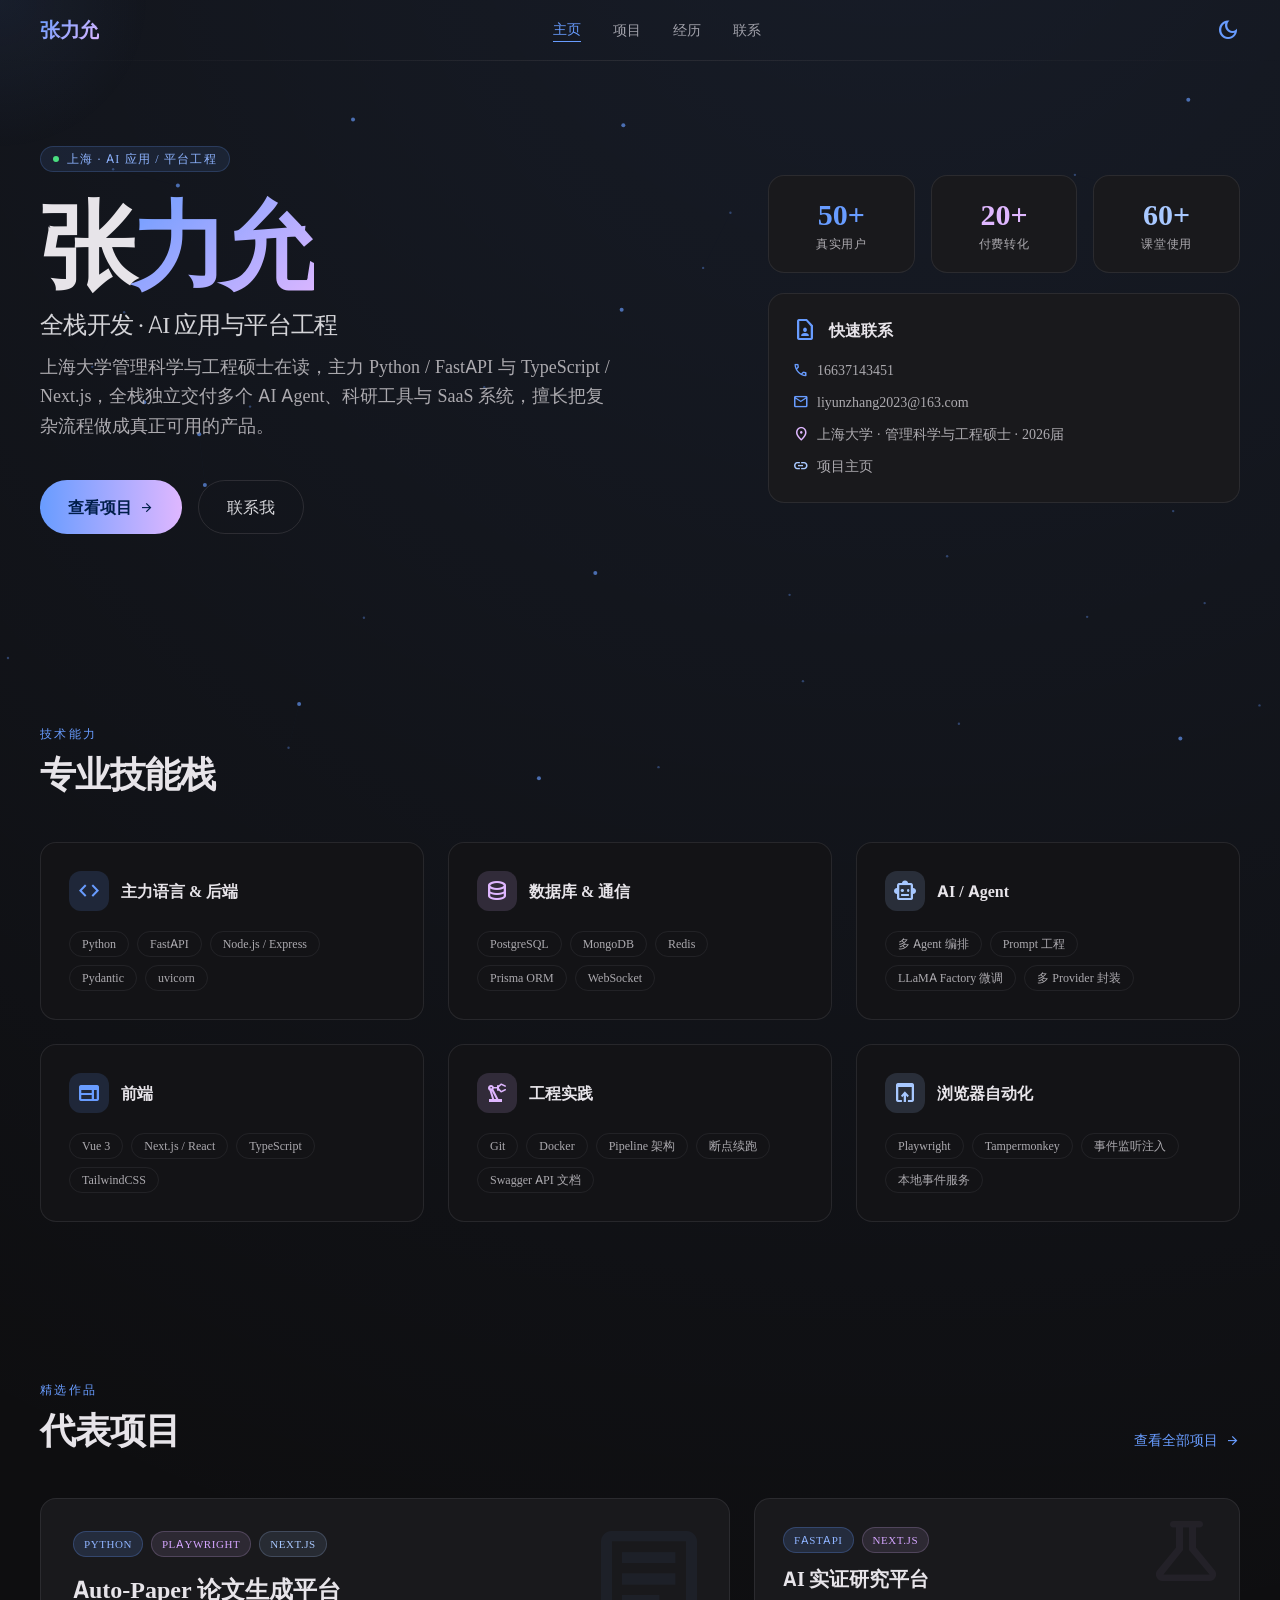
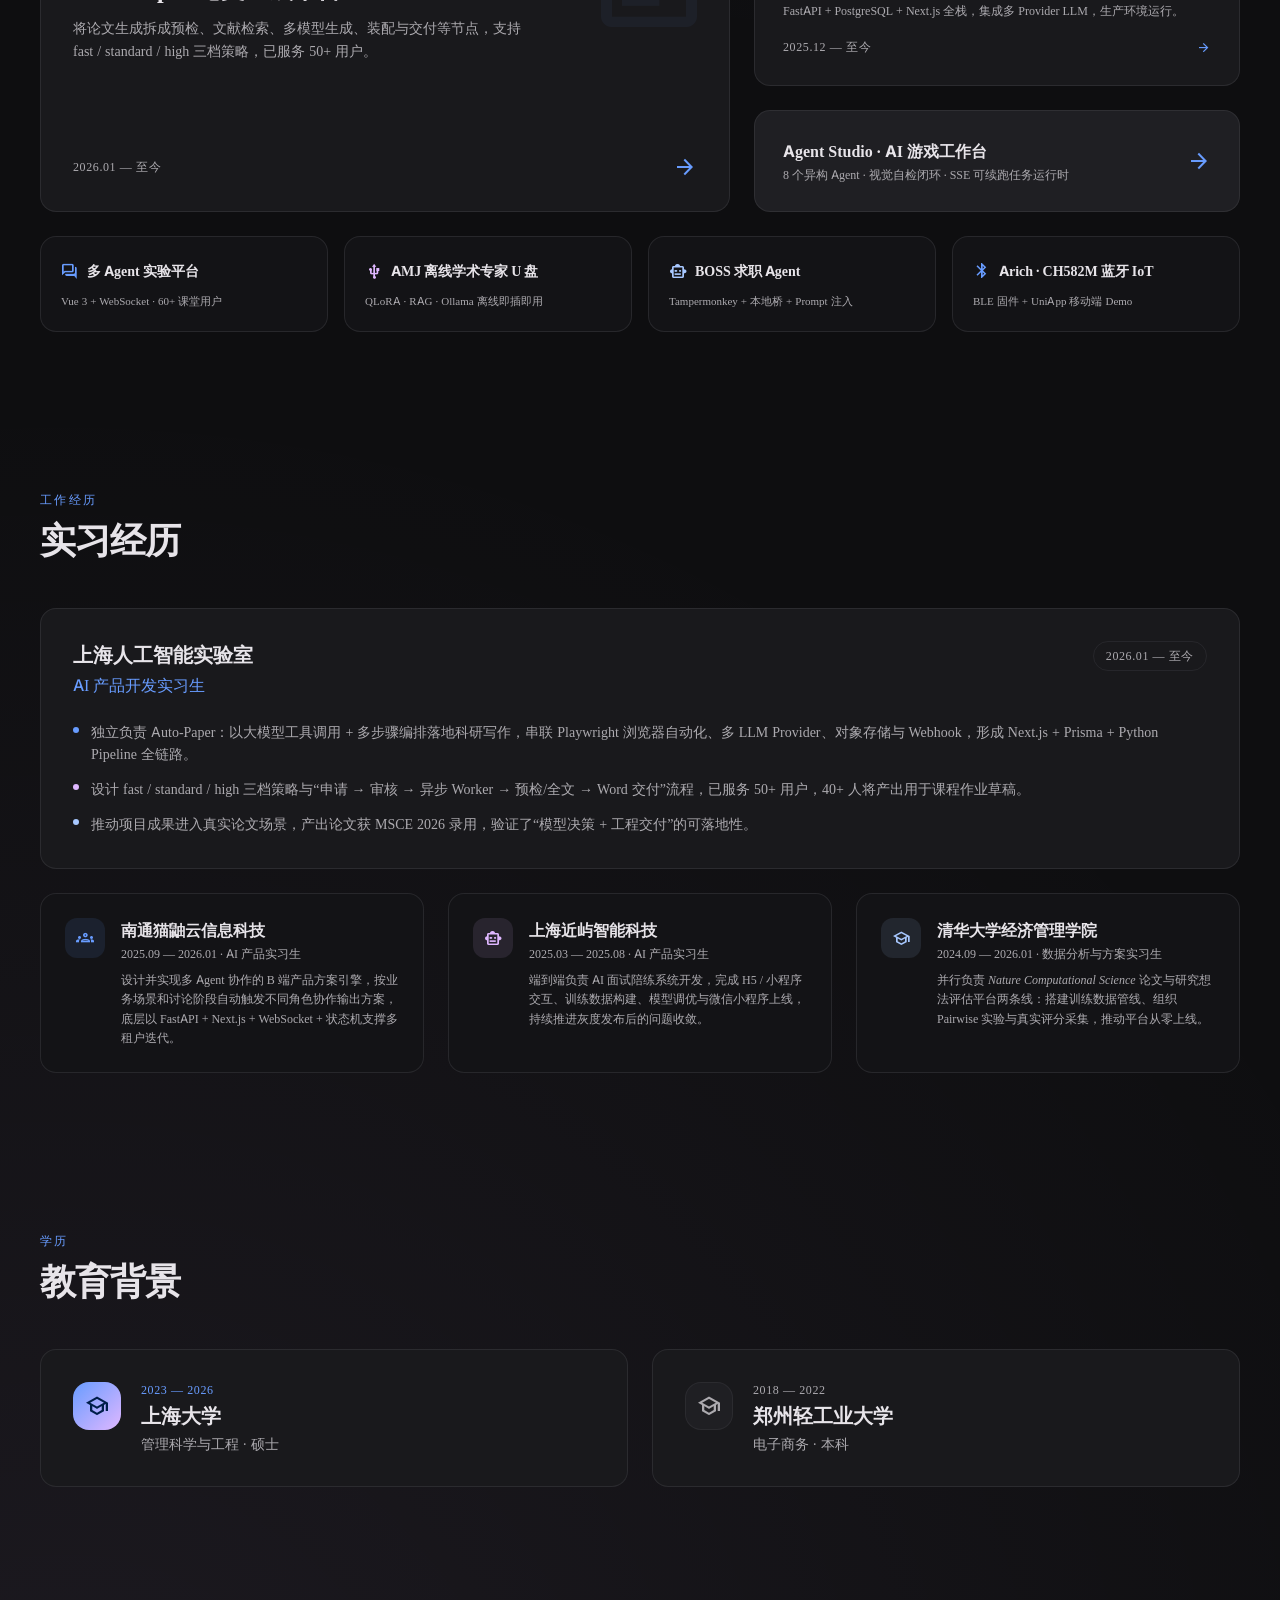
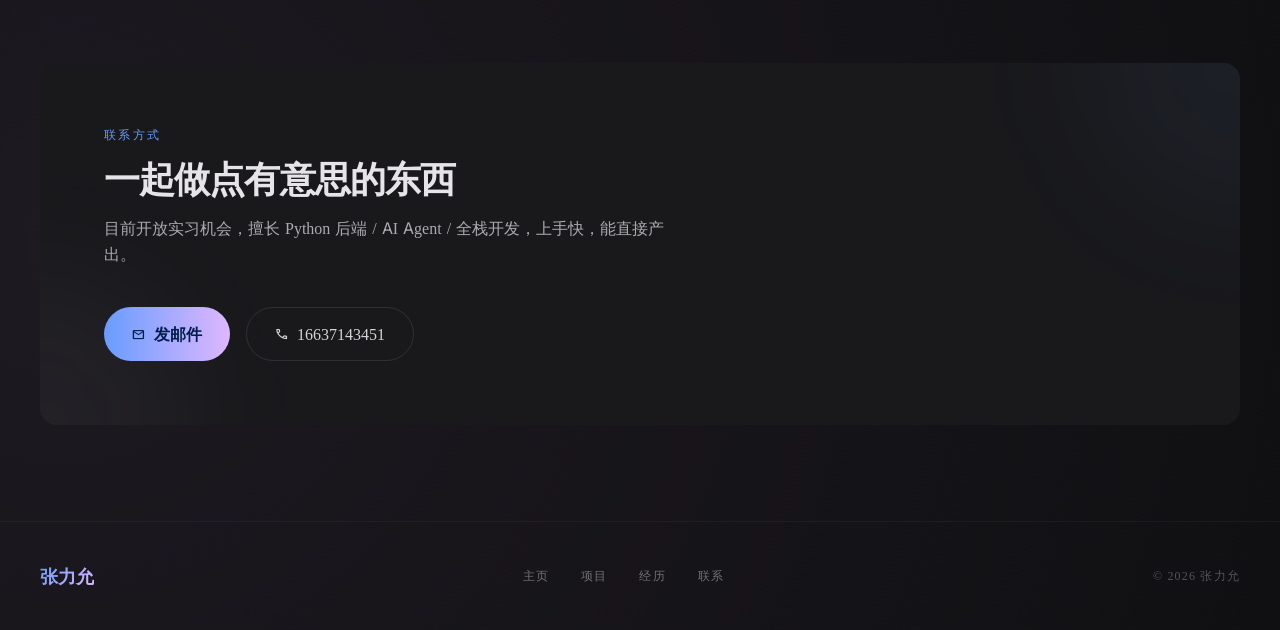
<file: index.html>
<!DOCTYPE html>
<!--
  文件定位：首页/个人定位页。输入来自静态服务器或浏览器直接打开的 HTML 请求，
  输出个人定位、核心项目入口和联系信息，是作品集的第一屏叙事入口。
-->
<html class="dark" lang="zh-CN">
<head>
<meta charset="utf-8"/>
<meta name="viewport" content="width=device-width, initial-scale=1.0"/>
<title>张力允 · 全栈工程师 & AI Agent 开发者</title>
<style>[id]{scroll-margin-top:96px}</style>
<link href="assets/fonts/fonts.css" rel="stylesheet"/>
<script src="assets/vendor/tailwind.js"></script>
<script>
  tailwind.config = {
    darkMode: "class",
    theme: {
      extend: {
        colors: {
          surface: "#0e0e10", "surface-container-low": "#131316",
          "surface-container": "#19191c", "surface-container-high": "#1f1f23",
          "surface-container-highest": "#252529", "surface-variant": "#252529",
          "on-surface": "#e7e4e9", "on-surface-variant": "#acaaaf",
          primary: "#689cff", "primary-dim": "#8eb3ff", "primary-container": "#4d8efe",
          "on-primary": "#001e4a", "primary-fixed-dim": "#8eb3ff",
          tertiary: "#dfb7ff", "tertiary-fixed": "#d5a5ff",
          secondary: "#a8c8ff", "outline-variant": "#48474c", outline: "#767579",
          background: "#0e0e10",
        },
        fontFamily: { headline: ["Manrope"], body: ["Inter"], label: ["Inter"] },
        borderRadius: { DEFAULT: "0.25rem", lg: "0.75rem", xl: "1rem", full: "9999px" },
        animation: { "neon-pulse": "neon-pulse 2s ease-in-out infinite" },
        keyframes: {
          "neon-pulse": {
            "0%,100%": { boxShadow: "0 0 6px rgba(104,156,255,.5), 0 0 20px rgba(223,183,255,.25)" },
            "50%": { boxShadow: "0 0 18px rgba(104,156,255,.8), 0 0 45px rgba(223,183,255,.5)" },
          },
        },
      },
    },
  };
</script>
<style>
  ::-webkit-scrollbar { width: 4px; }
  ::-webkit-scrollbar-thumb { background: #8eb3ff; border-radius: 99px; }
  ::-webkit-scrollbar-track { background: transparent; }
  .material-symbols-outlined { font-variation-settings:'FILL' 0,'wght' 400,'GRAD' 0,'opsz' 24; }
  html { scroll-behavior: smooth; }

  /* 彩蛋 canvas */
  #bg-canvas { position:fixed; inset:0; z-index:0; pointer-events:none; }

  /* 悬停发光卡片 */
  .glow-card {
    transition: transform .4s cubic-bezier(.23,1,.32,1), border-color .3s, box-shadow .3s;
    border: 1px solid rgba(72,71,76,.4);
  }
  .glow-card:hover {
    transform: translateY(-5px) scale(1.015);
    border-color: rgba(104,156,255,.4);
    animation: neon-pulse 2s infinite;
  }

  /* 技能标签发光 */
  .skill-tag:hover {
    background: rgba(104,156,255,.15);
    border-color: rgba(104,156,255,.5);
    box-shadow: 0 0 12px rgba(104,156,255,.25);
    color: #a4c1ff;
  }

  /* section 淡入 */
  .fade-in { opacity:0; transform:translateY(24px); transition: opacity .6s ease, transform .6s ease; }
  .fade-in.visible { opacity:1; transform:translateY(0); }

  /* 渐变文字 */
  .grad-text { background: linear-gradient(135deg, #689cff 0%, #dfb7ff 100%); -webkit-background-clip:text; -webkit-text-fill-color:transparent; }

  /* aura 背景 — 暗色默认 */
  body {
    background:
      radial-gradient(circle at 70% -5%, rgba(104,156,255,.10) 0%, transparent 45%),
      radial-gradient(circle at 5% 90%, rgba(223,183,255,.07) 0%, transparent 40%),
      #0e0e10;
    transition: background .4s ease, color .3s ease;
  }

  /* ═══ 明亮模式全局覆盖 ═══ */
  html:not(.dark) body {
    background:
      radial-gradient(circle at 70% -5%, rgba(212,160,23,.08) 0%, transparent 45%),
      radial-gradient(circle at 5% 90%, rgba(121,89,0,.05) 0%, transparent 40%),
      #fafaf8;
    color: #1b1c19;
  }
  html:not(.dark) ::-webkit-scrollbar-thumb { background: #d4a017; }

  /* 文字颜色 */
  html:not(.dark) .text-on-surface { color: #1b1c19 !important; }
  html:not(.dark) .text-on-surface-variant { color: #4f4634 !important; }
  html:not(.dark) .text-zinc-300 { color: #2a2a28 !important; }
  html:not(.dark) .text-zinc-400 { color: #4f4634 !important; }
  html:not(.dark) .text-zinc-500 { color: #817662 !important; }
  html:not(.dark) .text-zinc-600 { color: #4f4634 !important; }

  /* 卡片/容器背景 */
  html:not(.dark) .bg-surface-container-low  { background-color: #f5f3ee !important; }
  html:not(.dark) .bg-surface-container      { background-color: #f0eee9 !important; }
  html:not(.dark) .bg-surface-container-high { background-color: #eae8e3 !important; }
  html:not(.dark) .bg-surface-container-highest { background-color: #e4e2dd !important; }

  /* 边框 */
  html:not(.dark) .border-outline-variant\/20,
  html:not(.dark) .border-outline-variant\/40,
  html:not(.dark) .border-outline-variant\/50 { border-color: rgba(211,197,174,.5) !important; }

  /* 渐变文字 — 切换为金色系 */
  html:not(.dark) .grad-text {
    background: linear-gradient(135deg, #795900 0%, #d4a017 100%);
    -webkit-background-clip: text; -webkit-text-fill-color: transparent;
  }

  /* 卡片悬停 — 改为金色发光，去掉霓虹 */
  html:not(.dark) .glow-card { border-color: rgba(211,197,174,.4) !important; }
  html:not(.dark) .glow-card:hover {
    animation: none !important;
    box-shadow: 0 16px 40px -8px rgba(121,89,0,.18), 0 0 0 1px rgba(121,89,0,.08);
    border-color: rgba(121,89,0,.25) !important;
  }

  /* 技能标签 — 金色 */
  html:not(.dark) .skill-tag:hover {
    background: rgba(121,89,0,.10) !important;
    border-color: rgba(121,89,0,.4) !important;
    box-shadow: 0 0 12px rgba(121,89,0,.15) !important;
    color: #503a00 !important;
  }

  /* primary 相关颜色保持不变（蓝色），但可选改为金色 */
  html:not(.dark) .text-primary { color: #795900 !important; }
  html:not(.dark) .text-primary-fixed-dim { color: #503a00 !important; }
  html:not(.dark) .bg-primary\/10 { background-color: rgba(121,89,0,.08) !important; }
  html:not(.dark) .bg-primary\/15 { background-color: rgba(121,89,0,.12) !important; }
  html:not(.dark) .border-primary\/20 { border-color: rgba(121,89,0,.2) !important; }
  html:not(.dark) .border-primary\/25 { border-color: rgba(121,89,0,.25) !important; }

  /* tertiary 紫色 → 暖棕 */
  html:not(.dark) .text-tertiary { color: #77574c !important; }
  html:not(.dark) .text-tertiary-fixed { color: #53372d !important; }
  html:not(.dark) .bg-tertiary\/10 { background-color: rgba(119,87,76,.08) !important; }
  html:not(.dark) .border-tertiary\/20 { border-color: rgba(119,87,76,.2) !important; }

  /* secondary */
  html:not(.dark) .text-secondary { color: #655e4d !important; }
  html:not(.dark) .bg-secondary\/10 { background-color: rgba(101,94,77,.08) !important; }
  html:not(.dark) .border-secondary\/20 { border-color: rgba(101,94,77,.2) !important; }

  /* CTA 渐变按钮 — 改为金色 */
  html:not(.dark) .bg-gradient-to-r.from-primary.to-tertiary,
  html:not(.dark) .bg-gradient-to-r.from-primary { 
    background-image: linear-gradient(to right, #795900, #d4a017) !important;
  }
  html:not(.dark) .from-primary.to-tertiary { --tw-gradient-from: #795900; --tw-gradient-to: #d4a017; }
  html:not(.dark) a.from-primary, html:not(.dark) button.from-primary {
    background: linear-gradient(to right, #795900, #d4a017) !important;
    color: #ffffff !important;
  }

  /* 联系 section 背景 */
  html:not(.dark) .bg-surface-container.rounded-2xl { background-color: #f0eee9 !important; }

  /* 教育/卡片中的渐变装饰 */
  html:not(.dark) .from-primary.to-tertiary.flex { 
    background: linear-gradient(to bottom right, #795900, #d4a017) !important;
  }
</style>
</head>
<body class="text-on-surface font-body overflow-x-hidden min-h-screen">
<canvas id="bg-canvas"></canvas>

<!-- ═══════════════ NAV ═══════════════ -->
<nav id="navbar" class="fixed top-0 w-full z-50 transition-all duration-300">
  <div class="flex justify-between items-center max-w-7xl mx-auto px-6 md:px-10 h-18 py-4">
    <a href="index.html" class="text-xl font-bold font-headline tracking-tight grad-text">张力允</a>
    <div class="hidden md:flex items-center gap-8 text-sm font-medium">
      <a href="index.html" class="text-primary border-b border-primary pb-0.5">主页</a>
      <a href="projects.html" class="text-zinc-400 hover:text-zinc-100 transition-colors">项目</a>
      <a href="index.html#experience" class="text-zinc-400 hover:text-zinc-100 transition-colors">经历</a>
      <a href="index.html#contact" class="text-zinc-400 hover:text-zinc-100 transition-colors">联系</a>
    </div>
    <button id="theme-toggle" class="material-symbols-outlined text-primary active:scale-95 transition-transform">dark_mode</button>
  </div>
  <div class="h-px w-full bg-gradient-to-r from-transparent via-outline-variant/40 to-transparent"></div>
</nav>

<!-- ═══════════════ HERO ═══════════════ -->
<section class="relative z-10 pt-36 pb-28 px-6 md:px-10 max-w-7xl mx-auto">
  <div class="grid lg:grid-cols-12 gap-12 items-center">
    <div class="lg:col-span-7">
      <div class="inline-flex items-center gap-2 px-3 py-1 rounded-full bg-primary/10 border border-primary/20 mb-6 text-xs font-label uppercase tracking-widest text-primary-fixed-dim">
        <span class="w-1.5 h-1.5 rounded-full bg-green-400 animate-pulse"></span>
        上海 · AI 应用 / 平台工程
      </div>
      <h1 class="font-headline text-6xl md:text-8xl font-extrabold tracking-tighter leading-none mb-4">
        张<span class="grad-text">力允</span>
      </h1>
      <p class="text-xl md:text-2xl text-zinc-300 font-headline font-light mb-3 tracking-tight">
        全栈开发 · AI 应用与平台工程
      </p>
      <p class="text-on-surface-variant text-lg leading-relaxed max-w-xl mb-10">
        上海大学管理科学与工程硕士在读，主力 Python / FastAPI 与 TypeScript / Next.js，全栈独立交付多个 AI Agent、科研工具与 SaaS 系统，擅长把复杂流程做成真正可用的产品。
      </p>
      <div class="flex flex-wrap gap-4">
        <a href="projects.html" class="inline-flex items-center gap-2 px-7 py-3.5 rounded-full bg-gradient-to-r from-primary to-tertiary text-on-primary font-bold hover:shadow-[0_0_30px_rgba(104,156,255,.4)] transition-all active:scale-95">
          查看项目 <span class="material-symbols-outlined text-sm">arrow_forward</span>
        </a>
        <a href="index.html#contact" class="inline-flex items-center gap-2 px-7 py-3.5 rounded-full border border-outline-variant/50 text-zinc-300 hover:border-primary/50 hover:text-primary transition-all">
          联系我
        </a>
      </div>
    </div>
    <div class="lg:col-span-5 flex flex-col gap-5">
      <!-- 统计卡片 -->
      <div class="grid grid-cols-3 gap-4">
        <div class="glow-card bg-surface-container rounded-xl p-5 text-center">
          <div class="text-3xl font-headline font-extrabold text-primary mb-1">50+</div>
          <div class="text-xs font-label uppercase tracking-wider text-on-surface-variant">真实用户</div>
        </div>
        <div class="glow-card bg-surface-container rounded-xl p-5 text-center">
          <div class="text-3xl font-headline font-extrabold text-tertiary mb-1">20+</div>
          <div class="text-xs font-label uppercase tracking-wider text-on-surface-variant">付费转化</div>
        </div>
        <div class="glow-card bg-surface-container rounded-xl p-5 text-center">
          <div class="text-3xl font-headline font-extrabold text-secondary mb-1">60+</div>
          <div class="text-xs font-label uppercase tracking-wider text-on-surface-variant">课堂使用</div>
        </div>
      </div>
      <!-- 联系信息卡 -->
      <div class="glow-card bg-surface-container rounded-xl p-6">
        <div class="flex items-center gap-3 mb-4">
          <span class="material-symbols-outlined text-primary">contact_page</span>
          <span class="font-semibold text-on-surface">快速联系</span>
        </div>
        <div class="space-y-2 text-sm text-on-surface-variant">
          <div class="flex items-center gap-2"><span class="material-symbols-outlined text-base text-primary">phone</span>16637143451</div>
          <div class="flex items-center gap-2"><span class="material-symbols-outlined text-base text-primary">mail</span>liyunzhang2023@163.com</div>
          <div class="flex items-center gap-2"><span class="material-symbols-outlined text-base text-tertiary">location_on</span>上海大学 · 管理科学与工程硕士 · 2026届</div>
          <div class="flex items-center gap-2"><span class="material-symbols-outlined text-base text-secondary">link</span><a href="index.html" target="_blank" rel="noopener" class="hover:text-primary transition-colors">项目主页</a></div>
        </div>
      </div>
    </div>
  </div>
</section>

<!-- ═══════════════ 技能 ═══════════════ -->
<section id="mirawork" data-alias="desktop-agent" class="relative z-10 py-20 px-6 md:px-10 max-w-7xl mx-auto fade-in">
  <div class="mb-12">
    <span class="text-xs font-label uppercase tracking-[.2em] text-primary mb-3 block">技术能力</span>
    <h2 class="text-4xl font-headline font-extrabold tracking-tight">专业技能栈</h2>
  </div>
  <div class="grid md:grid-cols-2 lg:grid-cols-3 gap-6">
    <div class="glow-card bg-surface-container-low rounded-xl p-7">
      <div class="flex items-center gap-3 mb-5">
        <div class="w-10 h-10 rounded-lg bg-primary/15 flex items-center justify-center"><span class="material-symbols-outlined text-primary">code</span></div>
        <span class="font-bold text-on-surface">主力语言 & 后端</span>
      </div>
      <div class="flex flex-wrap gap-2">
        <span class="skill-tag px-3 py-1 rounded-full border border-outline-variant/30 text-xs text-on-surface-variant transition-all cursor-default">Python</span>
        <span class="skill-tag px-3 py-1 rounded-full border border-outline-variant/30 text-xs text-on-surface-variant transition-all cursor-default">FastAPI</span>
        <span class="skill-tag px-3 py-1 rounded-full border border-outline-variant/30 text-xs text-on-surface-variant transition-all cursor-default">Node.js / Express</span>
        <span class="skill-tag px-3 py-1 rounded-full border border-outline-variant/30 text-xs text-on-surface-variant transition-all cursor-default">Pydantic</span>
        <span class="skill-tag px-3 py-1 rounded-full border border-outline-variant/30 text-xs text-on-surface-variant transition-all cursor-default">uvicorn</span>
      </div>
    </div>
    <div class="glow-card bg-surface-container-low rounded-xl p-7">
      <div class="flex items-center gap-3 mb-5">
        <div class="w-10 h-10 rounded-lg bg-tertiary/15 flex items-center justify-center"><span class="material-symbols-outlined text-tertiary">database</span></div>
        <span class="font-bold text-on-surface">数据库 & 通信</span>
      </div>
      <div class="flex flex-wrap gap-2">
        <span class="skill-tag px-3 py-1 rounded-full border border-outline-variant/30 text-xs text-on-surface-variant transition-all cursor-default">PostgreSQL</span>
        <span class="skill-tag px-3 py-1 rounded-full border border-outline-variant/30 text-xs text-on-surface-variant transition-all cursor-default">MongoDB</span>
        <span class="skill-tag px-3 py-1 rounded-full border border-outline-variant/30 text-xs text-on-surface-variant transition-all cursor-default">Redis</span>
        <span class="skill-tag px-3 py-1 rounded-full border border-outline-variant/30 text-xs text-on-surface-variant transition-all cursor-default">Prisma ORM</span>
        <span class="skill-tag px-3 py-1 rounded-full border border-outline-variant/30 text-xs text-on-surface-variant transition-all cursor-default">WebSocket</span>
      </div>
    </div>
    <div class="glow-card bg-surface-container-low rounded-xl p-7">
      <div class="flex items-center gap-3 mb-5">
        <div class="w-10 h-10 rounded-lg bg-secondary/15 flex items-center justify-center"><span class="material-symbols-outlined text-secondary">smart_toy</span></div>
        <span class="font-bold text-on-surface">AI / Agent</span>
      </div>
      <div class="flex flex-wrap gap-2">
        <span class="skill-tag px-3 py-1 rounded-full border border-outline-variant/30 text-xs text-on-surface-variant transition-all cursor-default">多 Agent 编排</span>
        <span class="skill-tag px-3 py-1 rounded-full border border-outline-variant/30 text-xs text-on-surface-variant transition-all cursor-default">Prompt 工程</span>
        <span class="skill-tag px-3 py-1 rounded-full border border-outline-variant/30 text-xs text-on-surface-variant transition-all cursor-default">LLaMA Factory 微调</span>
        <span class="skill-tag px-3 py-1 rounded-full border border-outline-variant/30 text-xs text-on-surface-variant transition-all cursor-default">多 Provider 封装</span>
      </div>
    </div>
    <div class="glow-card bg-surface-container-low rounded-xl p-7">
      <div class="flex items-center gap-3 mb-5">
        <div class="w-10 h-10 rounded-lg bg-primary/15 flex items-center justify-center"><span class="material-symbols-outlined text-primary">web</span></div>
        <span class="font-bold text-on-surface">前端</span>
      </div>
      <div class="flex flex-wrap gap-2">
        <span class="skill-tag px-3 py-1 rounded-full border border-outline-variant/30 text-xs text-on-surface-variant transition-all cursor-default">Vue 3</span>
        <span class="skill-tag px-3 py-1 rounded-full border border-outline-variant/30 text-xs text-on-surface-variant transition-all cursor-default">Next.js / React</span>
        <span class="skill-tag px-3 py-1 rounded-full border border-outline-variant/30 text-xs text-on-surface-variant transition-all cursor-default">TypeScript</span>
        <span class="skill-tag px-3 py-1 rounded-full border border-outline-variant/30 text-xs text-on-surface-variant transition-all cursor-default">TailwindCSS</span>
      </div>
    </div>
    <div class="glow-card bg-surface-container-low rounded-xl p-7">
      <div class="flex items-center gap-3 mb-5">
        <div class="w-10 h-10 rounded-lg bg-tertiary/15 flex items-center justify-center"><span class="material-symbols-outlined text-tertiary">precision_manufacturing</span></div>
        <span class="font-bold text-on-surface">工程实践</span>
      </div>
      <div class="flex flex-wrap gap-2">
        <span class="skill-tag px-3 py-1 rounded-full border border-outline-variant/30 text-xs text-on-surface-variant transition-all cursor-default">Git</span>
        <span class="skill-tag px-3 py-1 rounded-full border border-outline-variant/30 text-xs text-on-surface-variant transition-all cursor-default">Docker</span>
        <span class="skill-tag px-3 py-1 rounded-full border border-outline-variant/30 text-xs text-on-surface-variant transition-all cursor-default">Pipeline 架构</span>
        <span class="skill-tag px-3 py-1 rounded-full border border-outline-variant/30 text-xs text-on-surface-variant transition-all cursor-default">断点续跑</span>
        <span class="skill-tag px-3 py-1 rounded-full border border-outline-variant/30 text-xs text-on-surface-variant transition-all cursor-default">Swagger API 文档</span>
      </div>
    </div>
    <div class="glow-card bg-surface-container-low rounded-xl p-7">
      <div class="flex items-center gap-3 mb-5">
        <div class="w-10 h-10 rounded-lg bg-secondary/15 flex items-center justify-center"><span class="material-symbols-outlined text-secondary">open_in_browser</span></div>
        <span class="font-bold text-on-surface">浏览器自动化</span>
      </div>
      <div class="flex flex-wrap gap-2">
        <span class="skill-tag px-3 py-1 rounded-full border border-outline-variant/30 text-xs text-on-surface-variant transition-all cursor-default">Playwright</span>
        <span class="skill-tag px-3 py-1 rounded-full border border-outline-variant/30 text-xs text-on-surface-variant transition-all cursor-default">Tampermonkey</span>
        <span class="skill-tag px-3 py-1 rounded-full border border-outline-variant/30 text-xs text-on-surface-variant transition-all cursor-default">事件监听注入</span>
        <span class="skill-tag px-3 py-1 rounded-full border border-outline-variant/30 text-xs text-on-surface-variant transition-all cursor-default">本地事件服务</span>
      </div>
    </div>
  </div>
</section>

<!-- ═══════════════ 精选项目 ═══════════════ -->
<section class="relative z-10 py-20 px-6 md:px-10 max-w-7xl mx-auto fade-in">
  <div class="flex justify-between items-end mb-12">
    <div>
      <span class="text-xs font-label uppercase tracking-[.2em] text-primary mb-3 block">精选作品</span>
      <h2 class="text-4xl font-headline font-extrabold tracking-tight">代表项目</h2>
    </div>
    <a href="projects.html" class="hidden md:inline-flex items-center gap-2 text-sm text-primary hover:underline underline-offset-4">
      查看全部项目 <span class="material-symbols-outlined text-sm">arrow_forward</span>
    </a>
  </div>

  <div class="grid md:grid-cols-12 gap-6">
    <!-- 大卡片 -->
    <a id="autopaper" href="projects/autopaper.html" class="md:col-span-7 glow-card bg-surface-container rounded-xl p-8 flex flex-col justify-between min-h-[280px] group relative overflow-hidden">
      <div class="absolute top-4 right-4 opacity-5 group-hover:opacity-10 transition-opacity">
        <span class="material-symbols-outlined text-[8rem] text-primary">article</span>
      </div>
      <div>
        <div class="flex gap-2 mb-4">
          <span class="px-2.5 py-1 rounded-full bg-primary/15 border border-primary/25 text-[11px] font-label uppercase tracking-wider text-primary-fixed-dim">Python</span>
          <span class="px-2.5 py-1 rounded-full bg-tertiary/10 border border-tertiary/20 text-[11px] font-label uppercase tracking-wider text-tertiary-fixed">Playwright</span>
          <span class="px-2.5 py-1 rounded-full bg-secondary/10 border border-secondary/20 text-[11px] font-label uppercase tracking-wider text-secondary">Next.js</span>
        </div>
        <h3 class="text-2xl font-headline font-extrabold mb-3">Auto-Paper 论文生成平台</h3>
        <p class="text-on-surface-variant text-sm leading-relaxed max-w-md">将论文生成拆成预检、文献检索、多模型生成、装配与交付等节点，支持 fast / standard / high 三档策略，已服务 50+ 用户。</p>
      </div>
      <div class="flex items-center justify-between mt-6">
        <span class="text-xs font-label text-on-surface-variant uppercase tracking-wider">2026.01 — 至今</span>
        <span class="material-symbols-outlined text-primary group-hover:translate-x-1 transition-transform">arrow_forward</span>
      </div>
    </a>

    <!-- 右侧两个小卡片 -->
    <div class="md:col-span-5 flex flex-col gap-6">
      <a id="workbench" href="projects/workbench.html" class="glow-card bg-surface-container rounded-xl p-7 flex flex-col justify-between flex-1 group relative overflow-hidden">
        <div class="absolute top-3 right-3 opacity-5 group-hover:opacity-10 transition-opacity">
          <span class="material-symbols-outlined text-[5rem] text-tertiary">science</span>
        </div>
        <div>
          <div class="flex gap-2 mb-3">
            <span class="px-2.5 py-1 rounded-full bg-primary/15 border border-primary/25 text-[11px] font-label uppercase tracking-wider text-primary-fixed-dim">FastAPI</span>
            <span class="px-2.5 py-1 rounded-full bg-tertiary/10 border border-tertiary/20 text-[11px] font-label uppercase tracking-wider text-tertiary-fixed">Next.js</span>
          </div>
          <h3 class="text-xl font-headline font-extrabold mb-2">AI 实证研究平台</h3>
          <p class="text-on-surface-variant text-xs leading-relaxed">FastAPI + PostgreSQL + Next.js 全栈，集成多 Provider LLM，生产环境运行。</p>
        </div>
        <div class="flex items-center justify-between mt-4">
          <span class="text-xs font-label text-on-surface-variant uppercase tracking-wider">2025.12 — 至今</span>
          <span class="material-symbols-outlined text-primary text-sm group-hover:translate-x-1 transition-transform">arrow_forward</span>
        </div>
      </a>
      <a id="agent-studio" href="projects.html" class="glow-card bg-surface-container-high rounded-xl p-7 flex items-center justify-between group">
        <div>
          <p class="font-bold text-on-surface mb-1">Agent Studio · AI 游戏工作台</p>
          <p class="text-xs text-on-surface-variant">8 个异构 Agent · 视觉自检闭环 · SSE 可续跑任务运行时</p>
        </div>
        <span class="material-symbols-outlined text-primary group-hover:translate-x-1 transition-transform text-2xl">arrow_forward</span>
      </a>
    </div>
  </div>

  <!-- 其他重点项目 -->
  <div class="grid md:grid-cols-4 gap-4 mt-6">
    <a href="projects/multi-agent.html" class="glow-card bg-surface-container-low rounded-xl p-5 group">
      <div class="flex items-center gap-2 mb-2">
        <span class="material-symbols-outlined text-primary text-lg">forum</span>
        <p class="font-bold text-sm">多 Agent 实验平台</p>
      </div>
      <p class="text-[11px] text-on-surface-variant leading-relaxed">Vue 3 + WebSocket · 60+ 课堂用户</p>
    </a>
    <div class="glow-card bg-surface-container-low rounded-xl p-5">
      <div class="flex items-center gap-2 mb-2">
        <span class="material-symbols-outlined text-tertiary text-lg">usb</span>
        <p class="font-bold text-sm">AMJ 离线学术专家 U 盘</p>
      </div>
      <p class="text-[11px] text-on-surface-variant leading-relaxed">QLoRA · RAG · Ollama 离线即插即用</p>
    </div>
    <div class="glow-card bg-surface-container-low rounded-xl p-5">
      <div class="flex items-center gap-2 mb-2">
        <span class="material-symbols-outlined text-secondary text-lg">smart_toy</span>
        <p class="font-bold text-sm">BOSS 求职 Agent</p>
      </div>
      <p class="text-[11px] text-on-surface-variant leading-relaxed">Tampermonkey + 本地桥 + Prompt 注入</p>
    </div>
    <div class="glow-card bg-surface-container-low rounded-xl p-5">
      <div class="flex items-center gap-2 mb-2">
        <span class="material-symbols-outlined text-primary text-lg">bluetooth</span>
        <p class="font-bold text-sm">Arich · CH582M 蓝牙 IoT</p>
      </div>
      <p class="text-[11px] text-on-surface-variant leading-relaxed">BLE 固件 + UniApp 移动端 Demo</p>
    </div>
  </div>
</section>

<!-- ═══════════════ 实习经历 ═══════════════ -->
<section id="experience" class="relative z-10 py-20 px-6 md:px-10 max-w-7xl mx-auto fade-in">
  <span class="text-xs font-label uppercase tracking-[.2em] text-primary mb-3 block">工作经历</span>
  <h2 class="text-4xl font-headline font-extrabold tracking-tight mb-12">实习经历</h2>

  <div class="space-y-6">
    <!-- 上海人工智能实验室 -->
    <div class="glow-card bg-surface-container rounded-xl p-8">
      <div class="flex flex-col md:flex-row md:items-start justify-between gap-4 mb-6">
        <div>
          <h3 class="text-xl font-headline font-bold">上海人工智能实验室</h3>
          <p class="text-primary mt-1 font-medium">AI 产品开发实习生</p>
        </div>
        <span class="text-xs font-label uppercase tracking-wider text-on-surface-variant border border-outline-variant/30 px-3 py-1.5 rounded-full whitespace-nowrap">2026.01 — 至今</span>
      </div>
      <ul class="space-y-3 text-on-surface-variant text-sm leading-relaxed">
        <li class="flex items-start gap-3"><span class="w-1.5 h-1.5 rounded-full bg-primary mt-1.5 flex-shrink-0"></span>独立负责 Auto-Paper：以大模型工具调用 + 多步骤编排落地科研写作，串联 Playwright 浏览器自动化、多 LLM Provider、对象存储与 Webhook，形成 Next.js + Prisma + Python Pipeline 全链路。</li>
        <li class="flex items-start gap-3"><span class="w-1.5 h-1.5 rounded-full bg-tertiary mt-1.5 flex-shrink-0"></span>设计 fast / standard / high 三档策略与“申请 → 审核 → 异步 Worker → 预检/全文 → Word 交付”流程，已服务 50+ 用户，40+ 人将产出用于课程作业草稿。</li>
        <li class="flex items-start gap-3"><span class="w-1.5 h-1.5 rounded-full bg-secondary mt-1.5 flex-shrink-0"></span>推动项目成果进入真实论文场景，产出论文获 MSCE 2026 录用，验证了“模型决策 + 工程交付”的可落地性。</li>
      </ul>
    </div>

    <!-- 其他经历简列 -->
    <div class="grid md:grid-cols-3 gap-6">
      <div class="glow-card bg-surface-container-low rounded-xl p-6">
        <div class="flex items-start gap-4">
          <div class="w-10 h-10 rounded-lg bg-primary/10 flex items-center justify-center flex-shrink-0">
            <span class="material-symbols-outlined text-primary text-lg">groups</span>
          </div>
          <div>
            <h4 class="font-bold text-on-surface">南通猫鼬云信息科技</h4>
            <p class="text-xs text-on-surface-variant mt-1 mb-2">2025.09 — 2026.01 · AI 产品实习生</p>
            <p class="text-xs text-on-surface-variant leading-relaxed">设计并实现多 Agent 协作的 B 端产品方案引擎，按业务场景和讨论阶段自动触发不同角色协作输出方案，底层以 FastAPI + Next.js + WebSocket + 状态机支撑多租户迭代。</p>
          </div>
        </div>
      </div>
      <div class="glow-card bg-surface-container-low rounded-xl p-6">
        <div class="flex items-start gap-4">
          <div class="w-10 h-10 rounded-lg bg-tertiary/10 flex items-center justify-center flex-shrink-0">
            <span class="material-symbols-outlined text-tertiary text-lg">smart_toy</span>
          </div>
          <div>
            <h4 class="font-bold text-on-surface">上海近屿智能科技</h4>
            <p class="text-xs text-on-surface-variant mt-1 mb-2">2025.03 — 2025.08 · AI 产品实习生</p>
            <p class="text-xs text-on-surface-variant leading-relaxed">端到端负责 AI 面试陪练系统开发，完成 H5 / 小程序交互、训练数据构建、模型调优与微信小程序上线，持续推进灰度发布后的问题收敛。</p>
          </div>
        </div>
      </div>
      <div class="glow-card bg-surface-container-low rounded-xl p-6">
        <div class="flex items-start gap-4">
          <div class="w-10 h-10 rounded-lg bg-secondary/10 flex items-center justify-center flex-shrink-0">
            <span class="material-symbols-outlined text-secondary text-lg">school</span>
          </div>
          <div>
            <h4 class="font-bold text-on-surface">清华大学经济管理学院</h4>
            <p class="text-xs text-on-surface-variant mt-1 mb-2">2024.09 — 2026.01 · 数据分析与方案实习生</p>
            <p class="text-xs text-on-surface-variant leading-relaxed">并行负责 <em>Nature Computational Science</em> 论文与研究想法评估平台两条线：搭建训练数据管线、组织 Pairwise 实验与真实评分采集，推动平台从零上线。</p>
          </div>
        </div>
      </div>
    </div>
  </div>
</section>

<!-- ═══════════════ 教育背景 ═══════════════ -->
<section class="relative z-10 py-20 px-6 md:px-10 max-w-7xl mx-auto fade-in">
  <span class="text-xs font-label uppercase tracking-[.2em] text-primary mb-3 block">学历</span>
  <h2 class="text-4xl font-headline font-extrabold tracking-tight mb-12">教育背景</h2>
  <div class="grid md:grid-cols-2 gap-6">
    <div class="glow-card bg-surface-container rounded-xl p-8 flex items-start gap-5">
      <div class="w-12 h-12 rounded-xl bg-gradient-to-br from-primary to-tertiary flex items-center justify-center flex-shrink-0">
        <span class="material-symbols-outlined text-on-primary">school</span>
      </div>
      <div>
        <div class="text-xs font-label uppercase tracking-wider text-primary mb-1">2023 — 2026</div>
        <h3 class="text-xl font-headline font-bold mb-1">上海大学</h3>
        <p class="text-on-surface-variant text-sm">管理科学与工程 · 硕士</p>
      </div>
    </div>
    <div class="glow-card bg-surface-container rounded-xl p-8 flex items-start gap-5">
      <div class="w-12 h-12 rounded-xl bg-surface-container-high flex items-center justify-center flex-shrink-0 border border-outline-variant/30">
        <span class="material-symbols-outlined text-on-surface-variant">school</span>
      </div>
      <div>
        <div class="text-xs font-label uppercase tracking-wider text-on-surface-variant mb-1">2018 — 2022</div>
        <h3 class="text-xl font-headline font-bold mb-1">郑州轻工业大学</h3>
        <p class="text-on-surface-variant text-sm">电子商务 · 本科</p>
      </div>
    </div>
  </div>
</section>

<!-- ═══════════════ 联系 ═══════════════ -->
<section id="contact" class="relative z-10 py-24 px-6 md:px-10 max-w-7xl mx-auto fade-in">
  <div class="bg-surface-container rounded-2xl p-12 md:p-16 relative overflow-hidden">
    <div class="absolute top-0 right-0 w-72 h-72 bg-primary/5 rounded-full -translate-y-1/2 translate-x-1/2 blur-3xl"></div>
    <div class="absolute bottom-0 left-0 w-72 h-72 bg-tertiary/5 rounded-full translate-y-1/2 -translate-x-1/2 blur-3xl"></div>
    <div class="relative z-10 max-w-xl">
      <span class="text-xs font-label uppercase tracking-[.2em] text-primary mb-4 block">联系方式</span>
      <h2 class="text-4xl font-headline font-extrabold tracking-tight mb-4">一起做点有意思的东西</h2>
      <p class="text-on-surface-variant mb-10 leading-relaxed">目前开放实习机会，擅长 Python 后端 / AI Agent / 全栈开发，上手快，能直接产出。</p>
      <div class="flex flex-col sm:flex-row gap-4">
        <a href="mailto:liyunzhang2023@163.com" class="inline-flex items-center gap-2 px-7 py-3.5 rounded-full bg-gradient-to-r from-primary to-tertiary text-on-primary font-bold hover:shadow-[0_0_25px_rgba(104,156,255,.4)] transition-all active:scale-95">
          <span class="material-symbols-outlined text-sm">mail</span>发邮件
        </a>
        <a href="tel:16637143451" class="inline-flex items-center gap-2 px-7 py-3.5 rounded-full border border-outline-variant/50 text-zinc-300 hover:border-primary/50 hover:text-primary transition-all">
          <span class="material-symbols-outlined text-sm">phone</span>16637143451
        </a>
      </div>
    </div>
  </div>
</section>

<!-- ═══════════════ FOOTER ═══════════════ -->
<footer class="relative z-10 border-t border-outline-variant/20 py-10 px-6 md:px-10">
  <div class="max-w-7xl mx-auto flex flex-col md:flex-row justify-between items-center gap-6">
    <div class="font-headline font-black text-lg grad-text">张力允</div>
    <div class="flex flex-wrap justify-center gap-8 text-xs font-label uppercase tracking-widest text-zinc-500">
      <a href="index.html" class="hover:text-primary transition-colors">主页</a>
      <a href="projects.html" class="hover:text-primary transition-colors">项目</a>
      <a href="index.html#experience" class="hover:text-primary transition-colors">经历</a>
      <a href="mailto:liyunzhang2023@163.com" class="hover:text-primary transition-colors">联系</a>
    </div>
    <div class="text-zinc-600 text-xs tracking-widest uppercase">© 2026 张力允</div>
  </div>
</footer>

<!-- ═══════════════ SCRIPT ═══════════════ -->
<script>
// ── 导航滚动效果（主题感知） ──
const navbar = document.getElementById('navbar');
function updateNavbar() {
  const dark = document.documentElement.classList.contains('dark');
  if (window.scrollY > 30) {
    navbar.style.background = dark ? 'rgba(14,14,16,.88)' : 'rgba(250,250,248,.88)';
    navbar.style.backdropFilter = 'blur(20px)';
    navbar.style.boxShadow = dark ? '0 1px 0 rgba(72,71,76,.3)' : '0 1px 0 rgba(211,197,174,.5)';
  } else {
    navbar.style.background = 'transparent';
    navbar.style.backdropFilter = 'none';
    navbar.style.boxShadow = 'none';
  }
}
window.addEventListener('scroll', updateNavbar);

// ── 主题切换 ──
const themeBtn = document.getElementById('theme-toggle');
themeBtn.addEventListener('click', () => {
  document.documentElement.classList.toggle('dark');
  const dark = document.documentElement.classList.contains('dark');
  themeBtn.textContent = dark ? 'light_mode' : 'dark_mode';
  updateNavbar(); // 切换后立即更新导航颜色
});

// ── Section 淡入 ──
const observer = new IntersectionObserver(entries => {
  entries.forEach(e => { if (e.isIntersecting) e.target.classList.add('visible'); });
}, { threshold: 0.1 });
document.querySelectorAll('.fade-in').forEach(el => observer.observe(el));

// ══════════════════════════════════════════════
// ── 首页专属彩蛋：技能星座图 ──
// 暗色模式：技能节点星座网络随鼠标漂浮
// 明亮模式：金色光晕 + 浮动气泡
// ══════════════════════════════════════════════
const canvas = document.getElementById('bg-canvas');
const ctx = canvas.getContext('2d');
let W, H, mx = 0, my = 0, tmx = 0, tmy = 0;
const skills = ['Python','FastAPI','Vue 3','WebSocket','Agent','LLM','MongoDB','Next.js','Docker','Prisma','Playwright','TypeScript'];
let nodes = [];

function resize() {
  W = canvas.width = window.innerWidth;
  H = canvas.height = window.innerHeight;
  nodes = skills.concat(Array.from({length:25},()=>'')).map((label, i) => ({
    x: Math.random() * W, y: Math.random() * H,
    vx: (Math.random()-.5)*.3, vy: (Math.random()-.5)*.3,
    r: label ? 2 : 1.2,
    label,
    opacity: label ? .65 : .35,
  }));
}
resize();
window.addEventListener('resize', resize);
window.addEventListener('mousemove', e => { tmx = e.clientX; tmy = e.clientY; });

function draw() {
  ctx.clearRect(0,0,W,H);
  mx += (tmx-mx)*.06; my += (tmy-my)*.06;
  const dark = document.documentElement.classList.contains('dark');

  const rgb = dark ? '104,156,255' : '212,160,23';
  const textRgb = dark ? '142,179,255' : '121,89,0';

  // 双模式通用：星座节点网络
  nodes.forEach((n,i) => {
    n.x = (n.x+n.vx+W)%W; n.y = (n.y+n.vy+H)%H;
    // 鼠标推力
    const dx=mx-n.x, dy=my-n.y, d=Math.hypot(dx,dy);
    if(d<180){ const f=(1-d/180)*.25; n.x-=dx*f*.025; n.y-=dy*f*.025; }

    // 粒子
    ctx.beginPath(); ctx.arc(n.x,n.y,n.r,0,Math.PI*2);
    ctx.fillStyle=`rgba(${rgb},${n.opacity})`;
    ctx.fill();

    // 技能标签
    if(n.label && d<250){
      ctx.font='11px Inter, sans-serif';
      ctx.fillStyle=`rgba(${textRgb},${.6*(1-d/250)})`;
      ctx.fillText(n.label, n.x+6, n.y-4);
    }

    // 连线
    for(let j=i+1;j<nodes.length;j++){
      const m=nodes[j], dd=Math.hypot(n.x-m.x,n.y-m.y);
      if(dd<100){ ctx.beginPath(); ctx.moveTo(n.x,n.y); ctx.lineTo(m.x,m.y);
        ctx.strokeStyle=`rgba(${rgb},${.055*(1-dd/100)})`; ctx.lineWidth=.6; ctx.stroke(); }
    }
  });

  // 鼠标中心光晕
  const g=ctx.createRadialGradient(mx,my,0,mx,my, dark ? 150 : 300);
  if (dark) {
    g.addColorStop(0,'rgba(104,156,255,.07)'); g.addColorStop(1,'rgba(104,156,255,0)');
  } else {
    g.addColorStop(0,'rgba(212,160,23,.10)'); g.addColorStop(.5,'rgba(212,160,23,.04)'); g.addColorStop(1,'rgba(212,160,23,0)');
  }
  ctx.fillStyle=g; ctx.fillRect(0,0,W,H);

  requestAnimationFrame(draw);
}
draw();
</script>
<script>
// 简历 PDF 上印过 #desktop-agent；站上用的 id 是 mirawork。
// 用脚本做映射而不是加占位元素 —— 占位元素会变成网格项，撑坏 12 列布局（踩过）。
if (location.hash === '#desktop-agent') {
  const t = document.querySelector('[data-alias~="desktop-agent"]');
  if (t) t.scrollIntoView();
}
</script>
</body>
</html>
</file>
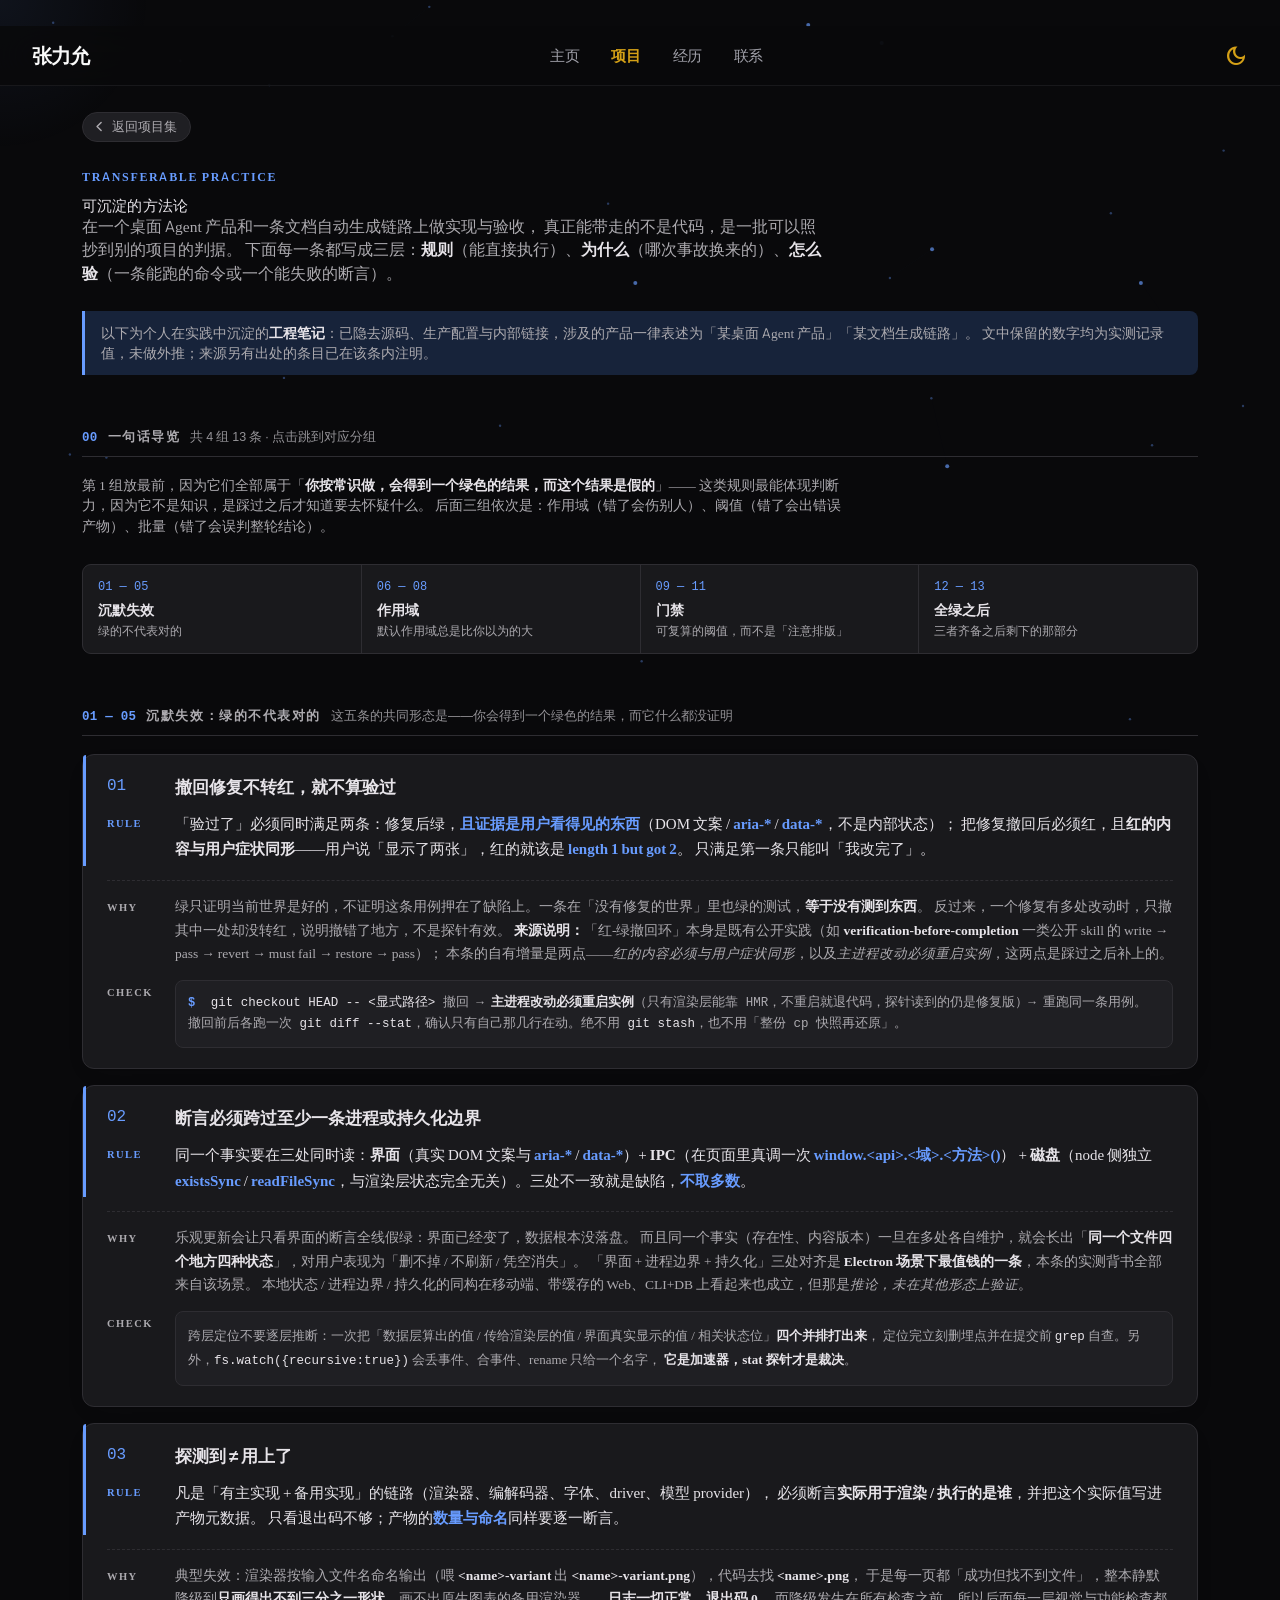
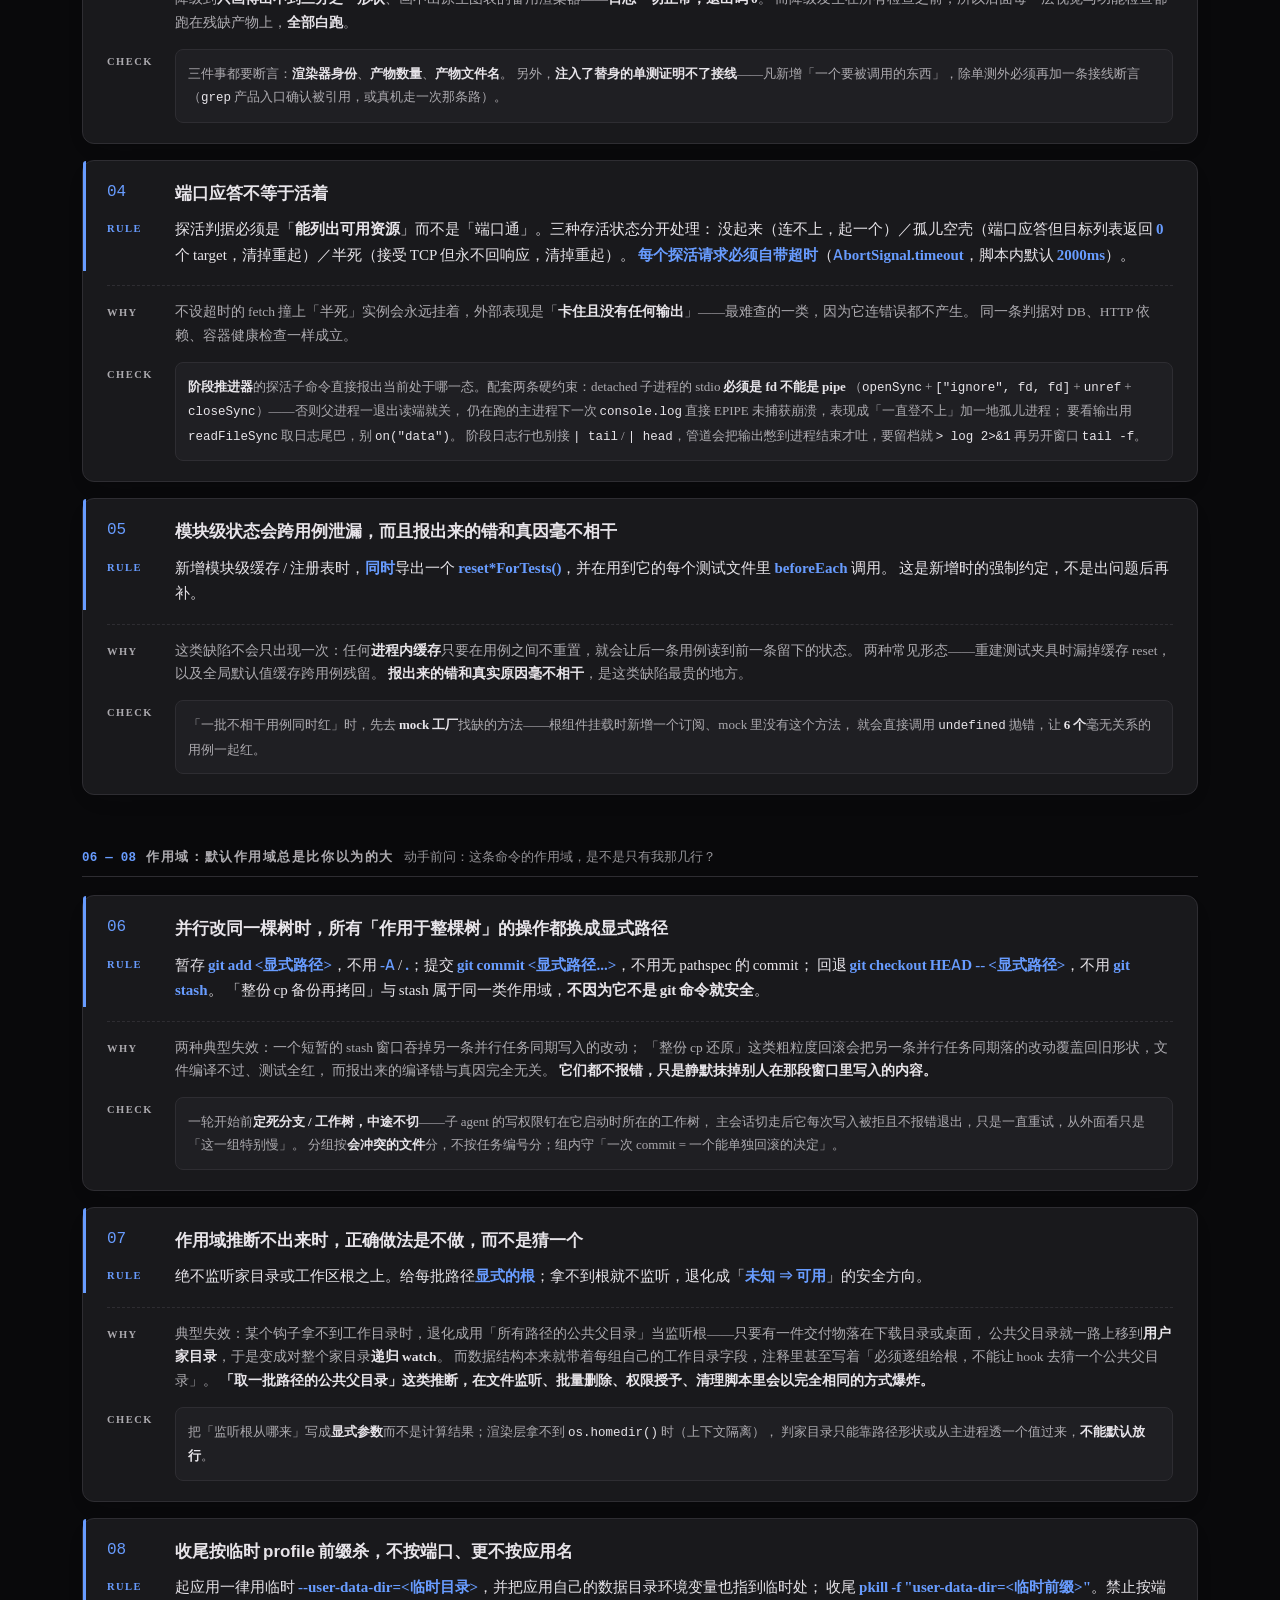
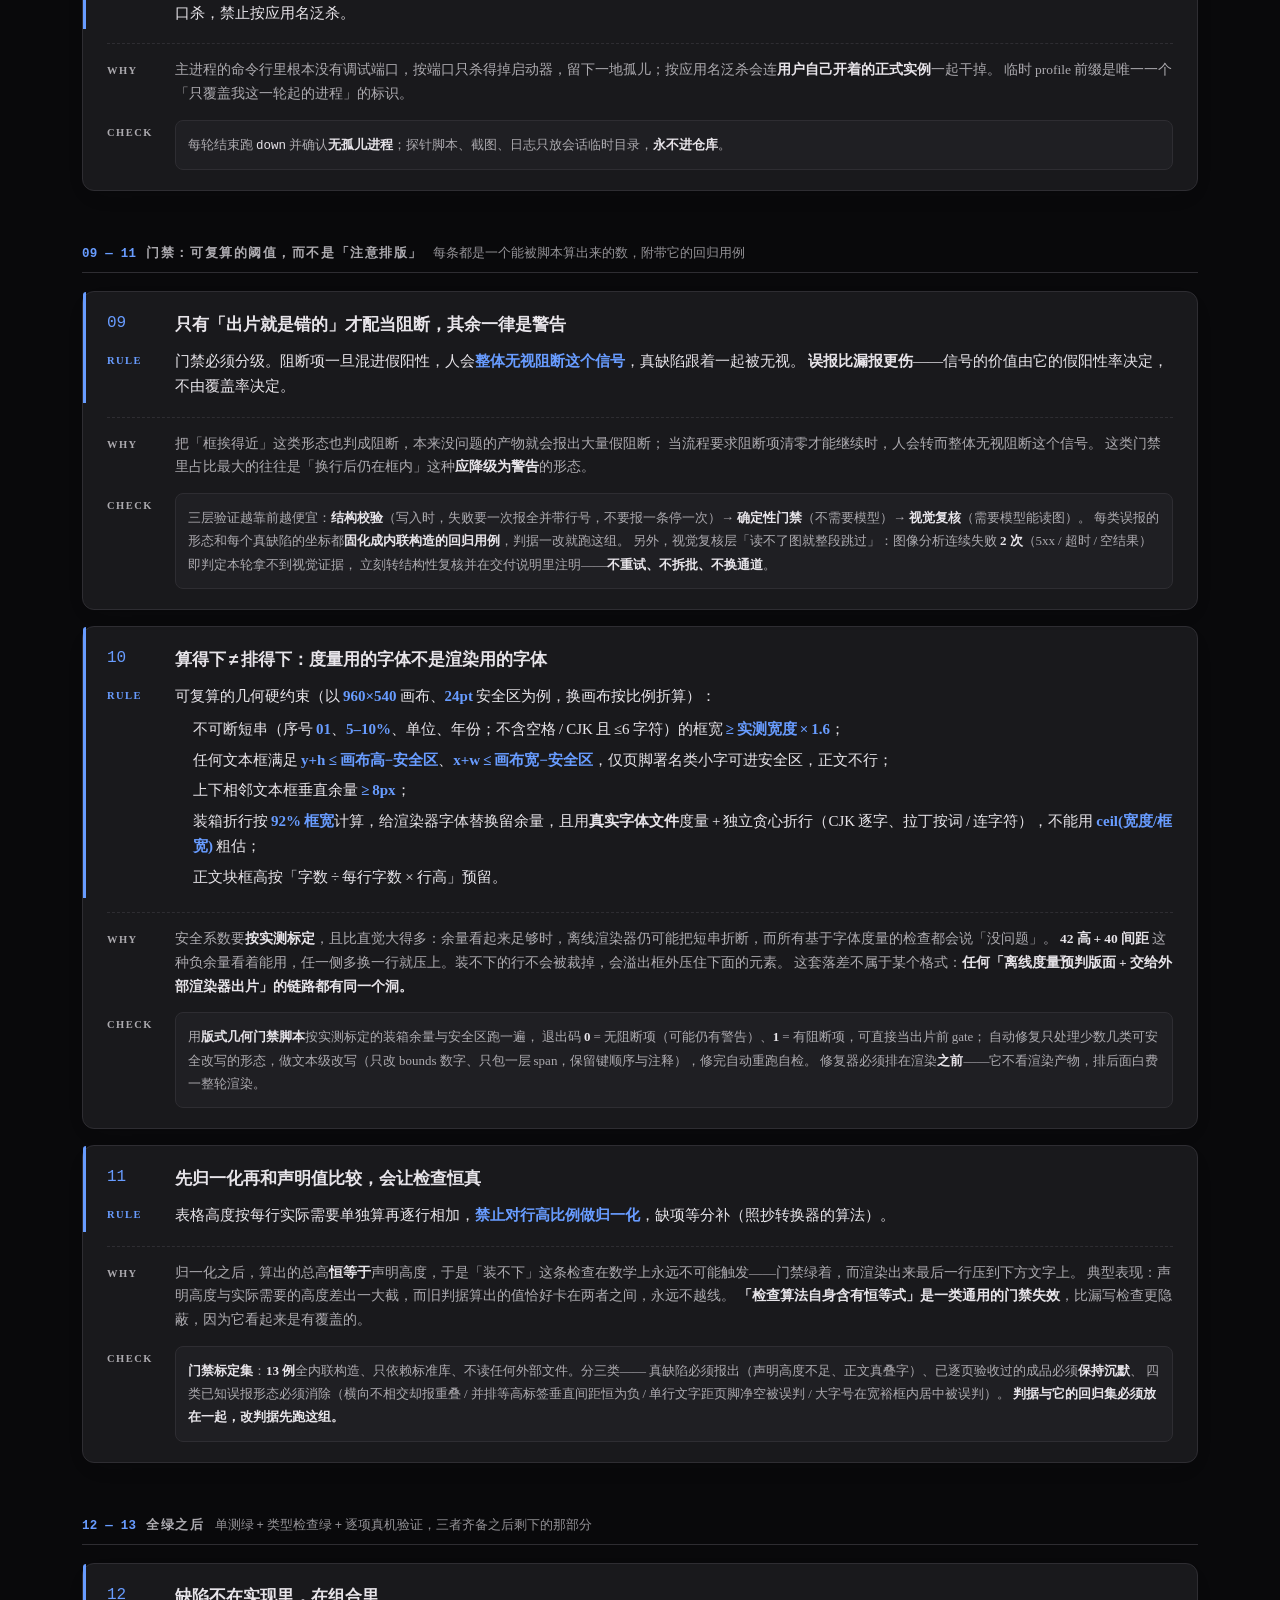
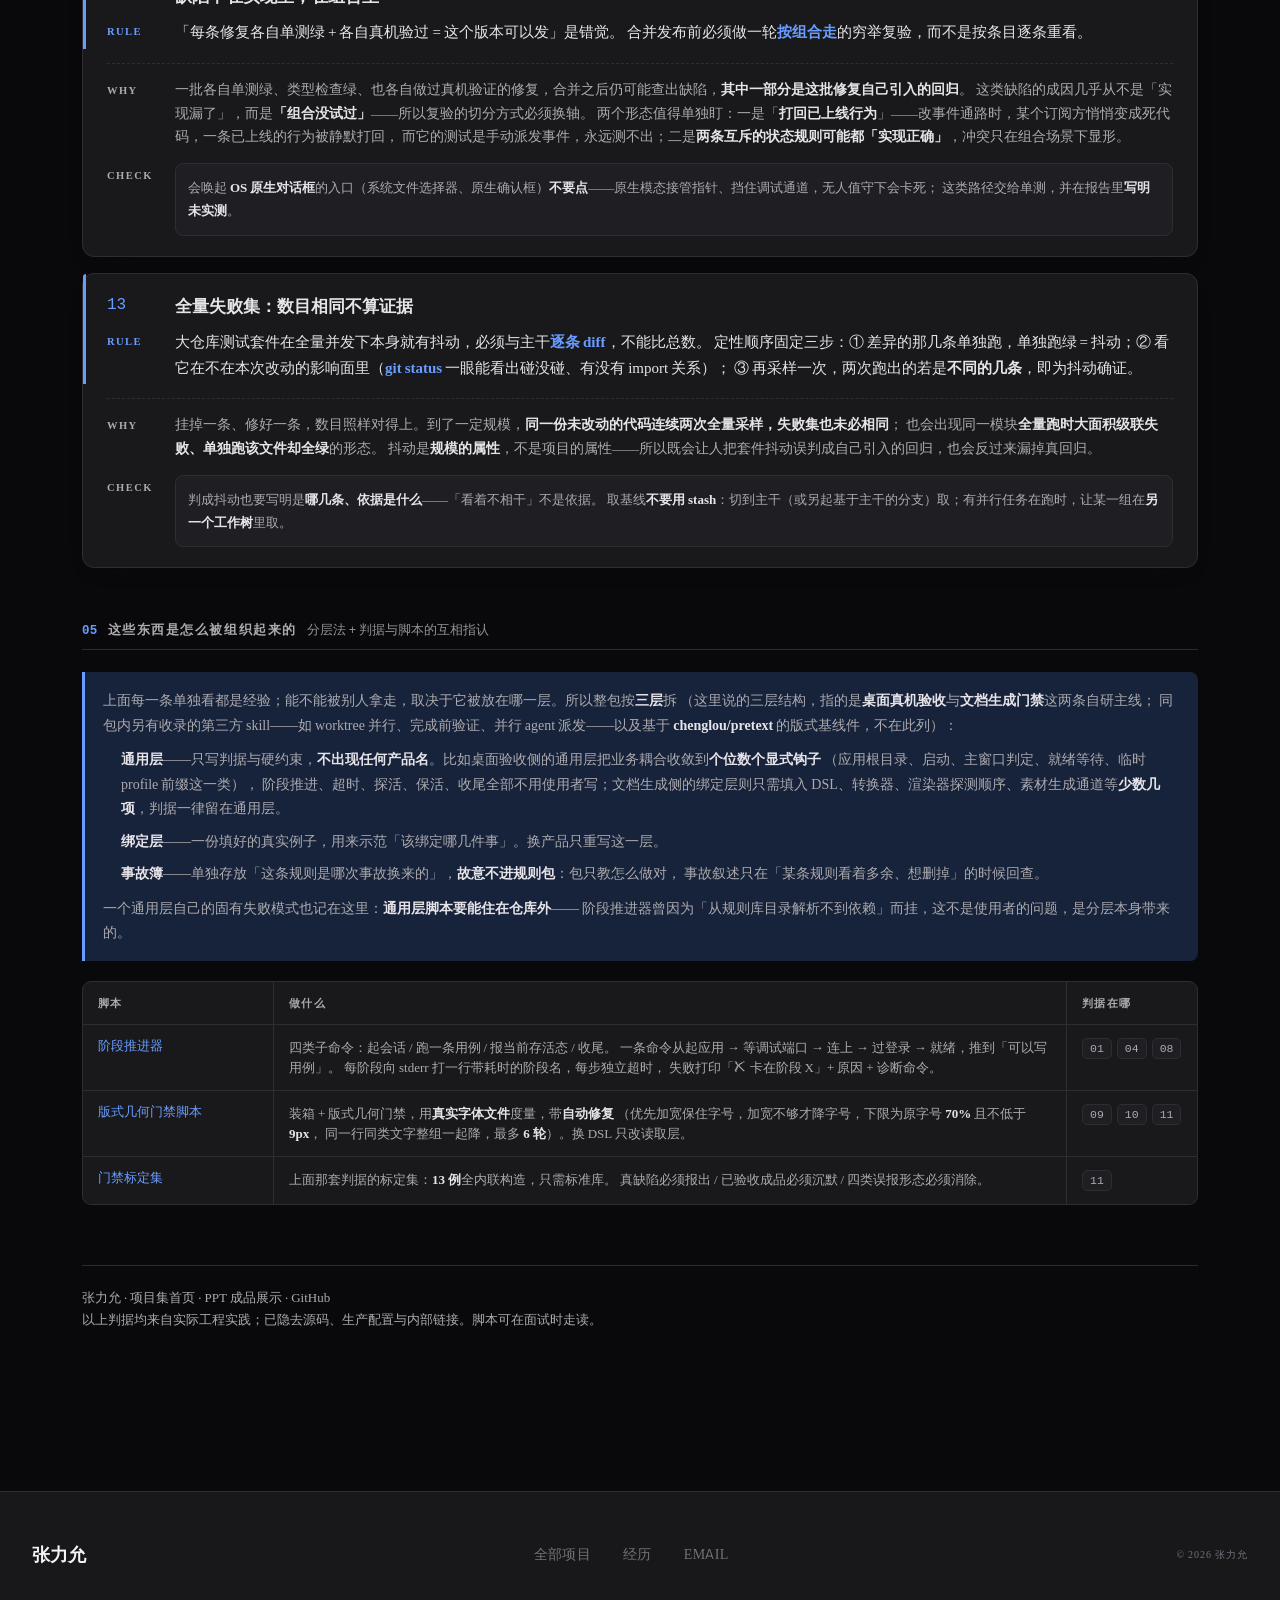
<file: methodology.html>
<!DOCTYPE html>
<html class="dark" lang="zh-CN">
<head>
<meta charset="utf-8"/>
<meta content="width=device-width, initial-scale=1.0" name="viewport"/>
<title>可沉淀的方法论 · 13 条判据 | 张力允</title>
<meta name="description" content="从一个桌面 Agent 产品与一条文档自动生成链路上提炼的 13 条工程判据：沉默失效、作用域、可复算门禁、全量复验。每条含规则、事故出处与可执行的验证方式。">
<link href="./assets/fonts/fonts.css" rel="stylesheet"/>
<script src="./assets/vendor/tailwind.js"></script>
<script id="tailwind-config">
  tailwind.config = {
    darkMode: "class",
    theme: {
      extend: {
        colors: {
          "on-primary-fixed-variant": "#5c4300",
          "inverse-on-surface": "#f2f1ec",
          "secondary-fixed": "#ece1cc",
          "secondary-fixed-dim": "#cfc6b1",
          "surface-bright": "#fbf9f4",
          "surface-variant": "#e4e2dd",
          "surface-container-high": "#eae8e3",
          "surface-dim": "#dbdad5",
          "primary-container": "#d4a017",
          "on-primary-container": "#503a00",
          "error": "#ba1a1a",
          "on-background": "#1b1c19",
          "tertiary": "#77574c",
          "secondary-container": "#e9dfc9",
          "on-surface-variant": "#4f4634",
          "inverse-surface": "#30312e",
          "on-tertiary-fixed-variant": "#5d4035",
          "inverse-primary": "#f6be39",
          "background": "#fbf9f4",
          "error-container": "#ffdad6",
          "outline": "#817662",
          "outline-variant": "#d3c5ae",
          "on-tertiary-container": "#53372d",
          "on-error": "#ffffff",
          "tertiary-fixed": "#ffdbcf",
          "on-surface": "#1b1c19",
          "on-error-container": "#93000a",
          "surface-container-highest": "#e4e2dd",
          "surface-tint": "#795900",
          "on-tertiary": "#ffffff",
          "on-tertiary-fixed": "#2c160d",
          "tertiary-fixed-dim": "#e7bdaf",
          "surface-container": "#f0eee9",
          "on-secondary-container": "#696251",
          "surface": "#fbf9f4",
          "on-primary": "#ffffff",
          "primary-fixed-dim": "#f6be39",
          "on-primary-fixed": "#261a00",
          "secondary": "#655e4d",
          "on-secondary-fixed-variant": "#4d4636",
          "surface-container-low": "#f5f3ee",
          "primary-fixed": "#ffdfa0",
          "primary": "#795900",
          "on-secondary": "#ffffff",
          "tertiary-container": "#c7a092",
          "surface-container-lowest": "#ffffff",
          "on-secondary-fixed": "#201b0e"
        },
        fontFamily: {
          "headline": ["Manrope"],
          "body": ["Manrope"],
          "label": ["Manrope"]
        },
        borderRadius: {"DEFAULT": "0.125rem", "lg": "0.25rem", "xl": "0.5rem", "full": "0.75rem"},
        animation: {
          'neon-pulse': 'neon-pulse 2s cubic-bezier(0.4, 0, 0.6, 1) infinite',
        },
        keyframes: {
          'neon-pulse': {
            '0%, 100%': { boxShadow: '0 0 5px rgba(59, 130, 246, 0.5), 0 0 20px rgba(147, 51, 234, 0.3)' },
            '50%': { boxShadow: '0 0 15px rgba(59, 130, 246, 0.8), 0 0 40px rgba(147, 51, 234, 0.6)' },
          }
        }
      },
    },
  }
</script>
<style>
  .material-symbols-outlined {
    font-variation-settings: 'FILL' 0, 'wght' 400, 'GRAD' 0, 'opsz' 24;
    vertical-align: middle;
  }
  .glass-panel {
    background: rgba(251, 249, 244, 0.6);
    backdrop-filter: blur(20px);
    -webkit-backdrop-filter: blur(20px);
  }
  .dark .glass-panel {
    background: rgba(27, 28, 25, 0.6);
  }
  .text-gradient {
    background: linear-gradient(135deg, #795900 0%, #d4a017 100%);
    -webkit-background-clip: text;
    -webkit-text-fill-color: transparent;
  }

  /* ── 悬停发光效果 ── */
  .interactive-card {
    transition: all 0.4s cubic-bezier(0.23, 1, 0.32, 1);
    border: 1px solid transparent;
  }
  .interactive-card:hover {
    transform: translateY(-6px) scale(1.02);
    z-index: 10;
  }
  /* 明亮模式：深金色柔和投影 */
  html:not(.dark) .interactive-card:hover {
    box-shadow: 0 20px 40px -10px rgba(121, 89, 0, 0.18),
                0 0 0 1px rgba(121, 89, 0, 0.08);
  }
  /* 暗色模式：冷色调霓虹流光 */
  .dark .interactive-card:hover {
    border-color: rgba(59, 130, 246, 0.5) !important;
    animation: neon-pulse 2s infinite;
  }

  /* ── Canvas 彩蛋层 ── */
  canvas#bg-canvas {
    position: fixed;
    top: 0; left: 0;
    width: 100%; height: 100%;
    z-index: -1;
    pointer-events: none;
  }

  /* ── 暗色模式页面本体覆盖 ── */
  html.dark body                        { background-color: #09090b; color: #e7e4e9; }
  html.dark .bg-background              { background-color: #09090b !important; }
  html.dark .bg-surface                 { background-color: #09090b !important; }
  html.dark .bg-surface-container-lowest { background-color: #18181b !important; }
  html.dark .bg-surface-container-low   { background-color: #1c1c1f !important; }
  html.dark .bg-surface-container       { background-color: #1f1f23 !important; }
  html.dark .bg-surface-container-high  { background-color: #252529 !important; }
  html.dark .text-on-surface            { color: #e7e4e9 !important; }
  html.dark .text-on-surface-variant    { color: #a1a1aa !important; }
  html.dark .border-b-4.border-primary\/20 { border-color: rgba(104,156,255,0.25) !important; }
  html.dark .bg-secondary-container     { background-color: rgba(104,156,255,0.12) !important; }
  html.dark .text-on-secondary-container { color: #a8c8ff !important; }
  html.dark .border-outline-variant\/20 { border-color: rgba(63,63,70,0.35) !important; }
  html.dark .text-gradient {
    background: linear-gradient(135deg, #689cff 0%, #dfb7ff 100%);
    -webkit-background-clip: text;
    -webkit-text-fill-color: transparent;
  }
  html.dark .bg-surface-container-low.dark\:bg-zinc-900\/50,
  html.dark .bg-surface-container-low  { background-color: #1c1c1f !important; }
</style>
<style>
  h1,h2,h3,.head h3{font-family:Manrope,Inter,sans-serif}
  :root{
    --bg:#0e0e10; --panel:#19191c; --line:#2e2d32; --ink:#e7e4e9; --muted:#acaaaf;
    --accent:#689cff; --accent-soft:#17233a; --chip:#1f1f23;
    --shadow:0 1px 2px rgba(27,27,25,.04), 0 8px 24px -12px rgba(27,27,25,.18);
    --shadow-lift:0 2px 6px rgba(27,27,25,.06), 0 22px 44px -18px rgba(27,27,25,.28);
    --max-width:860px;
    --mono:ui-monospace,SFMono-Regular,Menlo,Consolas,monospace;
  }
  
  *{box-sizing:border-box}
  html{scroll-behavior:smooth}
  body{
    margin:0; background:var(--bg); color:var(--ink);
    font:15px/1.65 Inter,Manrope,-apple-system,BlinkMacSystemFont,"PingFang SC","Microsoft YaHei",sans-serif;
    -webkit-font-smoothing:antialiased;
  }
  a{color:var(--accent)}
  .wrap{max-width:var(--max-width);margin:0 auto;padding:40px 24px 96px}

  /* ---------- header ---------- */
  .back{
    display:inline-flex;align-items:center;gap:6px;font-size:13px;color:var(--muted);
    text-decoration:none;background:var(--chip);border:1px solid var(--line);
    border-radius:999px;padding:4px 13px 4px 10px;transition:.18s;
  }
  .back:hover{color:var(--accent);border-color:var(--accent)}
  .back svg{width:13px;height:13px}
  header{margin:26px 0 40px}
  .eyebrow{
    font-size:12px;font-weight:600;letter-spacing:.14em;text-transform:uppercase;
    color:var(--accent);margin:0 0 10px;
  }
  h1{font-size:30px;letter-spacing:.01em;margin:0 0 12px;line-height:1.3}
  .tagline{color:var(--muted);font-size:15.5px;margin:0;max-width:68ch}
  .tagline b{color:var(--ink);font-weight:600}
  .note{
    margin:26px 0 0;padding:12px 16px;border-left:3px solid var(--accent);
    background:var(--accent-soft);border-radius:0 8px 8px 0;font-size:13.5px;color:var(--muted);
  }
  .note b{color:var(--ink);font-weight:600}

  /* ---------- 组标题 ---------- */
  h2.section{
    font-size:13px;font-weight:600;letter-spacing:.12em;text-transform:uppercase;
    color:var(--muted);margin:52px 0 18px;padding-bottom:8px;border-bottom:1px solid var(--line);
    display:flex;align-items:baseline;gap:10px;flex-wrap:wrap;scroll-margin-top:16px;
  }
  h2.section .range{
    font-family:var(--mono);color:var(--accent);letter-spacing:.02em;
    font-variant-numeric:tabular-nums;font-size:12.5px;
  }
  h2.section .sub{letter-spacing:0;text-transform:none;font-weight:400;font-size:12.5px;opacity:.85}

  /* ---------- §0 导览 ---------- */
  .toc{
    display:grid;grid-template-columns:repeat(auto-fit,minmax(180px,1fr));
    gap:1px;background:var(--line);border:1px solid var(--line);
    border-radius:9px;overflow:hidden;margin:28px 0 0;
  }
  .toc a{
    background:var(--panel);padding:13px 15px;text-decoration:none;color:inherit;
    display:block;transition:background .2s;
  }
  .toc a:hover{background:var(--accent-soft)}
  .toc i{
    display:block;font-style:normal;font-family:var(--mono);font-size:12px;
    color:var(--accent);font-variant-numeric:tabular-nums;margin-bottom:4px;
  }
  .toc b{display:block;font-size:14px;font-weight:600;color:var(--ink);line-height:1.4}
  .toc span{display:block;font-size:12px;color:var(--muted);margin-top:3px;line-height:1.5}

  /* ---------- 规则卡 ---------- */
  .rule{
    position:relative;scroll-margin-top:16px;
    background:var(--panel);border:1px solid var(--line);border-radius:12px;
    padding:20px 24px 20px 24px;margin-bottom:16px;box-shadow:var(--shadow);
    transition:transform .28s cubic-bezier(.2,.7,.3,1), box-shadow .28s, border-color .28s;
  }
  .rule:hover{
    transform:translateY(-2px);box-shadow:var(--shadow-lift);
    border-color:color-mix(in srgb,var(--accent) 40%,var(--line));
  }
  .r-top{position:relative}
  .r-top::before{
    content:"";position:absolute;left:-24px;top:-20px;bottom:0;width:3px;
    background:var(--accent);border-radius:12px 0 0 0;
  }
  .r-top,.r-why,.r-check{display:grid;grid-template-columns:52px 1fr;column-gap:16px}
  .lbl{
    font-size:10.5px;font-weight:600;letter-spacing:.14em;text-transform:uppercase;
    color:var(--muted);line-height:1.7;padding-top:4px;
  }
  .lbl.is-rule{color:var(--accent)}
  .r-num{
    font-family:var(--mono);font-size:16px;color:var(--accent);
    font-variant-numeric:tabular-nums;line-height:1.4;
  }
  .r-title{font-size:17px;font-weight:600;color:var(--ink);line-height:1.4;margin:0 0 12px}
  .r-rule{font-size:15px;color:var(--ink);line-height:1.7;margin:0 0 4px}
  .r-rule b{font-weight:600;color:var(--accent)}
  .r-rule em{font-style:normal;font-weight:600;color:var(--ink)}
  .r-rule ul{margin:8px 0 0;padding-left:18px}
  .r-rule li{margin-bottom:5px}
  .r-why{margin-top:14px;padding-top:14px;border-top:1px dashed var(--line)}
  .r-why p{font-size:13.5px;color:var(--muted);line-height:1.75;margin:0}
  .r-why b{font-weight:600;color:var(--ink)}
  .r-check{margin-top:14px}
  .check-box{
    background:var(--chip);border:1px solid var(--line);border-radius:8px;padding:12px;
    font-size:13px;line-height:1.8;color:var(--muted);
    overflow-x:auto;
  }
  .check-box.is-cmd{font-family:var(--mono);font-size:12.5px;line-height:1.7}
  .check-box.is-cmd::before{
    content:"$";color:var(--accent);font-size:12px;font-weight:600;margin-right:8px;
  }
  .check-box code{color:var(--ink);font-family:var(--mono);font-size:12.5px;white-space:nowrap}
  .check-box b{color:var(--ink);font-weight:600;font-family:inherit}

  /* ---------- §5 收尾 ---------- */
  .wrapup{
    margin:22px 0 0;padding:16px 18px;border-left:3px solid var(--accent);
    background:var(--accent-soft);border-radius:0 8px 8px 0;font-size:14px;color:var(--muted);
    line-height:1.75;
  }
  .wrapup p{margin:0 0 10px}
  .wrapup p:last-child{margin-bottom:0}
  .wrapup ul{margin:10px 0;padding-left:18px}
  .wrapup li{margin-bottom:8px}
  .wrapup b{color:var(--ink);font-weight:600}
  .wrapup code{font-family:var(--mono);font-size:12.5px;color:var(--accent)}

  .scripts{
    display:grid;grid-template-columns:190px 1fr 130px;
    gap:1px;background:var(--line);border:1px solid var(--line);
    border-radius:9px;overflow:hidden;margin:20px 0 0;
  }
  .scripts>div{background:var(--panel);padding:13px 15px;font-size:13px;color:var(--muted)}
  .scripts .hd{font-size:11px;font-weight:600;letter-spacing:.12em;text-transform:uppercase}
  .scripts .nm{font-family:var(--mono);font-size:12.5px;color:var(--accent);word-break:break-all}
  .scripts b{color:var(--ink);font-weight:600}
  .scripts .refs{display:flex;flex-wrap:wrap;gap:5px;align-content:flex-start}
  .scripts .refs a{
    font-family:var(--mono);font-size:11.5px;font-variant-numeric:tabular-nums;
    background:var(--chip);border:1px solid var(--line);border-radius:5px;
    padding:1px 7px;text-decoration:none;color:var(--muted);transition:.18s;
  }
  .scripts .refs a:hover{color:var(--accent);border-color:var(--accent)}

  footer{margin-top:60px;padding-top:20px;border-top:1px solid var(--line);
         font-size:13px;color:var(--muted);line-height:1.7}
  footer a{text-decoration:none;border-bottom:1px solid transparent}
  footer a:hover{border-bottom-color:var(--accent)}

  /* ---------- 响应式 ---------- */
  @media (max-width:720px){
    .wrap{padding:32px 16px 72px}
    h1{font-size:25px}
    .rule{padding:18px 16px}
    .r-top::before{left:-16px;top:-18px}
    .r-top,.r-why,.r-check{display:block}
    .r-top .r-num{
      display:inline-block;margin-right:8px;vertical-align:baseline;font-size:15px;
    }
    .r-title{display:inline;font-size:16.5px;margin:0}
    .r-titlewrap{display:inline}
    .r-top{margin-bottom:12px}
    .lbl{
      display:inline-block;padding:1px 7px;margin-bottom:6px;line-height:1.6;
      background:var(--chip);border:1px solid var(--line);border-radius:4px;
    }
    .check-box{font-size:12.5px}
    .check-box.is-cmd{font-size:12px}
    .scripts{grid-template-columns:1fr}
    .scripts .hd{display:none}
  }
</style>
<style>
  /* 页面内容区让开固定顶栏 */
  body > .wrap { position:relative; z-index:1; padding-top:112px;
    max-width:1180px; margin:0 auto; padding-left:32px; padding-right:32px }
  @media (max-width:768px){ body > .wrap{ padding-left:20px; padding-right:20px } }
  article, .rule { scroll-margin-top:96px }
</style>
</head>
<body class="bg-background dark:bg-zinc-950 text-on-surface font-body overflow-x-hidden">
<canvas id="bg-canvas"></canvas>
<header class="bg-[#fbf9f4]/80 dark:bg-zinc-950/80 backdrop-blur-xl fixed top-0 w-full z-50 shadow-[0px_20px_40px_rgba(27,28,25,0.04)] dark:shadow-none">
  <div class="flex justify-between items-center px-8 py-4 max-w-screen-2xl mx-auto font-headline antialiased tracking-tight">
    <a href="./index.html" class="text-xl font-bold tracking-tighter text-zinc-900 dark:text-zinc-50">张力允</a>
    <nav class="hidden md:flex items-center gap-8">
      <a class="text-zinc-600 dark:text-zinc-400 font-medium hover:text-[#795900] dark:hover:text-[#d4a017] transition-colors duration-300" href="./index.html">主页</a>
      <a class="text-[#795900] dark:text-[#d4a017] font-semibold" href="./projects.html">项目</a>
      <a class="text-zinc-600 dark:text-zinc-400 font-medium hover:text-[#795900] dark:hover:text-[#d4a017] transition-colors duration-300" href="./index.html#experience">经历</a>
      <a class="text-zinc-600 dark:text-zinc-400 font-medium hover:text-[#795900] dark:hover:text-[#d4a017] transition-colors duration-300" href="./index.html#contact">联系</a>
    </nav>
    <div class="flex items-center gap-4">
      <button class="material-symbols-outlined text-[#795900] dark:text-[#d4a017] active:scale-95 transition-transform" id="theme-toggle">dark_mode</button>
      <button class="material-symbols-outlined text-[#795900] dark:text-[#d4a017] active:scale-95 transition-transform md:hidden">menu</button>
    </div>
  </div>
  <div class="bg-[#f5f3ee] dark:bg-zinc-900 h-[1px] w-full absolute bottom-0"></div>
</header>
<div class="wrap">

  <a class="back" href="./index.html#desktop-agent">
    <svg viewBox="0 0 16 16" fill="none" stroke="currentColor" stroke-width="1.8" stroke-linecap="round" stroke-linejoin="round"><path d="M10 3L5 8l5 5"/></svg>
    返回项目集
  </a>

  <header>
    <p class="eyebrow">Transferable Practice</p>
    <h1>可沉淀的方法论</h1>
    <p class="tagline">
      在一个桌面 Agent 产品和一条文档自动生成链路上做实现与验收，
      真正能带走的不是代码，是一批可以照抄到别的项目的判据。
      下面每一条都写成三层：<b>规则</b>（能直接执行）、<b>为什么</b>（哪次事故换来的）、<b>怎么验</b>（一条能跑的命令或一个能失败的断言）。
    </p>
    <p class="note">
      以下为个人在实践中沉淀的<b>工程笔记</b>：已隐去源码、生产配置与内部链接，涉及的产品一律表述为「某桌面 Agent 产品」「某文档生成链路」。
      文中保留的数字均为实测记录值，未做外推；来源另有出处的条目已在该条内注明。
    </p>
  </header>

  <!-- ============ §0 导览 ============ -->
  <h2 class="section" id="guide">
    <span class="range">00</span> 一句话导览
    <span class="sub">共 4 组 13 条 · 点击跳到对应分组</span>
  </h2>
  <p class="tagline" style="font-size:13.5px;max-width:76ch">
    第 1 组放最前，因为它们全部属于「<b>你按常识做，会得到一个绿色的结果，而这个结果是假的</b>」——
    这类规则最能体现判断力，因为它不是知识，是踩过之后才知道要去怀疑什么。
    后面三组依次是：作用域（错了会伤别人）、阈值（错了会出错误产物）、批量（错了会误判整轮结论）。
  </p>
  <nav class="toc">
    <a href="#g1"><i>01 — 05</i><b>沉默失效</b><span>绿的不代表对的</span></a>
    <a href="#g2"><i>06 — 08</i><b>作用域</b><span>默认作用域总是比你以为的大</span></a>
    <a href="#g3"><i>09 — 11</i><b>门禁</b><span>可复算的阈值，而不是「注意排版」</span></a>
    <a href="#g4"><i>12 — 13</i><b>全绿之后</b><span>三者齐备之后剩下的那部分</span></a>
  </nav>

  <!-- ============ §1 ============ -->
  <h2 class="section" id="g1">
    <span class="range">01 — 05</span> 沉默失效：绿的不代表对的
    <span class="sub">这五条的共同形态是——你会得到一个绿色的结果，而它什么都没证明</span>
  </h2>

  <section class="rule" id="r01">
    <div class="r-top">
      <div class="r-num">01</div>
      <div class="r-titlewrap">
        <h3 class="r-title">撤回修复不转红，就不算验过</h3>
      </div>
      <div class="lbl is-rule">Rule</div>
      <p class="r-rule">
        「验过了」必须同时满足两条：修复后绿，<b>且证据是用户看得见的东西</b>（DOM 文案 / <b>aria-*</b> / <b>data-*</b>，不是内部状态）；
        把修复撤回后必须红，且<em>红的内容与用户症状同形</em>——用户说「显示了两张」，红的就该是 <b>length 1 but got 2</b>。
        只满足第一条只能叫「我改完了」。
      </p>
    </div>
    <div class="r-why">
      <div class="lbl">Why</div>
      <p>
        绿只证明当前世界是好的，不证明这条用例押在了缺陷上。一条在「没有修复的世界」里也绿的测试，<b>等于没有测到东西</b>。
        反过来，一个修复有多处改动时，只撤其中一处却没转红，说明撤错了地方，不是探针有效。
        <b>来源说明：</b>「红-绿撤回环」本身是既有公开实践（如 <b>verification-before-completion</b> 一类公开 skill 的 write → pass → revert → must fail → restore → pass）；
        本条的自有增量是两点——<em>红的内容必须与用户症状同形</em>，以及<em>主进程改动必须重启实例</em>，这两点是踩过之后补上的。
      </p>
    </div>
    <div class="r-check">
      <div class="lbl">Check</div>
      <div class="check-box is-cmd">
        <code>git checkout HEAD -- &lt;显式路径&gt;</code> 撤回 → <b>主进程改动必须重启实例</b>（只有渲染层能靠 HMR，不重启就退代码，探针读到的仍是修复版）→ 重跑同一条用例。
        撤回前后各跑一次 <code>git diff --stat</code>，确认只有自己那几行在动。绝不用 <code>git stash</code>，也不用「整份 cp 快照再还原」。
      </div>
    </div>
  </section>

  <section class="rule" id="r02">
    <div class="r-top">
      <div class="r-num">02</div>
      <div class="r-titlewrap">
        <h3 class="r-title">断言必须跨过至少一条进程或持久化边界</h3>
      </div>
      <div class="lbl is-rule">Rule</div>
      <p class="r-rule">
        同一个事实要在三处同时读：<em>界面</em>（真实 DOM 文案与 <b>aria-*</b> / <b>data-*</b>）+ <em>IPC</em>（在页面里真调一次 <b>window.&lt;api&gt;.&lt;域&gt;.&lt;方法&gt;()</b>）
        + <em>磁盘</em>（node 侧独立 <b>existsSync</b> / <b>readFileSync</b>，与渲染层状态完全无关）。三处不一致就是缺陷，<b>不取多数</b>。
      </p>
    </div>
    <div class="r-why">
      <div class="lbl">Why</div>
      <p>
        乐观更新会让只看界面的断言全线假绿：界面已经变了，数据根本没落盘。
        而且同一个事实（存在性、内容版本）一旦在多处各自维护，就会长出「<b>同一个文件四个地方四种状态</b>」，对用户表现为「删不掉 / 不刷新 / 凭空消失」。
        「界面 + 进程边界 + 持久化」三处对齐是 <b>Electron 场景下最值钱的一条</b>，本条的实测背书全部来自该场景。
        本地状态 / 进程边界 / 持久化的同构在移动端、带缓存的 Web、CLI+DB 上看起来也成立，但那是<em>推论，未在其他形态上验证</em>。
      </p>
    </div>
    <div class="r-check">
      <div class="lbl">Check</div>
      <div class="check-box">
        跨层定位不要逐层推断：一次把「数据层算出的值 / 传给渲染层的值 / 界面真实显示的值 / 相关状态位」<b>四个并排打出来</b>，
        定位完立刻删埋点并在提交前 <code>grep</code> 自查。另外，<code>fs.watch({recursive:true})</code> 会丢事件、合事件、rename 只给一个名字，
        <b>它是加速器，stat 探针才是裁决</b>。
      </div>
    </div>
  </section>

  <section class="rule" id="r03">
    <div class="r-top">
      <div class="r-num">03</div>
      <div class="r-titlewrap">
        <h3 class="r-title">探测到 ≠ 用上了</h3>
      </div>
      <div class="lbl is-rule">Rule</div>
      <p class="r-rule">
        凡是「有主实现 + 备用实现」的链路（渲染器、编解码器、字体、driver、模型 provider），
        必须断言<em>实际用于渲染 / 执行的是谁</em>，并把这个实际值写进产物元数据。
        只看退出码不够；产物的<b>数量与命名</b>同样要逐一断言。
      </p>
    </div>
    <div class="r-why">
      <div class="lbl">Why</div>
      <p>
        典型失效：渲染器按输入文件名命名输出（喂 <b>&lt;name&gt;-variant</b> 出 <b>&lt;name&gt;-variant.png</b>），代码去找 <b>&lt;name&gt;.png</b>，
        于是每一页都「成功但找不到文件」，整本静默降级到<b>只画得出不到三分之一形状</b>、画不出原生图表的备用渲染器——<b>日志一切正常，退出码 0</b>。
        而降级发生在所有检查之前，所以后面每一层视觉与功能检查都跑在残缺产物上，<b>全部白跑</b>。
      </p>
    </div>
    <div class="r-check">
      <div class="lbl">Check</div>
      <div class="check-box">
        三件事都要断言：<b>渲染器身份</b>、<b>产物数量</b>、<b>产物文件名</b>。
        另外，<b>注入了替身的单测证明不了接线</b>——凡新增「一个要被调用的东西」，除单测外必须再加一条接线断言（<code>grep</code> 产品入口确认被引用，或真机走一次那条路）。
      </div>
    </div>
  </section>

  <section class="rule" id="r04">
    <div class="r-top">
      <div class="r-num">04</div>
      <div class="r-titlewrap">
        <h3 class="r-title">端口应答不等于活着</h3>
      </div>
      <div class="lbl is-rule">Rule</div>
      <p class="r-rule">
        探活判据必须是「<em>能列出可用资源</em>」而不是「端口通」。三种存活状态分开处理：
        没起来（连不上，起一个）／孤儿空壳（端口应答但目标列表返回 <b>0</b> 个 target，清掉重起）／半死（接受 TCP 但永不回响应，清掉重起）。
        <b>每个探活请求必须自带超时</b>（<b>AbortSignal.timeout</b>，脚本内默认 <b>2000ms</b>）。
      </p>
    </div>
    <div class="r-why">
      <div class="lbl">Why</div>
      <p>
        不设超时的 fetch 撞上「半死」实例会永远挂着，外部表现是「<b>卡住且没有任何输出</b>」——最难查的一类，因为它连错误都不产生。
        同一条判据对 DB、HTTP 依赖、容器健康检查一样成立。
      </p>
    </div>
    <div class="r-check">
      <div class="lbl">Check</div>
      <div class="check-box">
        <b>阶段推进器</b>的探活子命令直接报出当前处于哪一态。配套两条硬约束：detached 子进程的 stdio <b>必须是 fd 不能是 pipe</b>
        （<code>openSync</code> + <code>["ignore", fd, fd]</code> + <code>unref</code> + <code>closeSync</code>）——否则父进程一退出读端就关，
        仍在跑的主进程下一次 <code>console.log</code> 直接 EPIPE 未捕获崩溃，表现成「一直登不上」加一地孤儿进程；
        要看输出用 <code>readFileSync</code> 取日志尾巴，别 <code>on("data")</code>。
        阶段日志行也别接 <code>| tail</code> / <code>| head</code>，管道会把输出憋到进程结束才吐，要留档就 <code>&gt; log 2&gt;&amp;1</code> 再另开窗口 <code>tail -f</code>。
      </div>
    </div>
  </section>

  <section class="rule" id="r05">
    <div class="r-top">
      <div class="r-num">05</div>
      <div class="r-titlewrap">
        <h3 class="r-title">模块级状态会跨用例泄漏，而且报出来的错和真因毫不相干</h3>
      </div>
      <div class="lbl is-rule">Rule</div>
      <p class="r-rule">
        新增模块级缓存 / 注册表时，<b>同时</b>导出一个 <b>reset*ForTests()</b>，并在用到它的每个测试文件里 <b>beforeEach</b> 调用。
        这是新增时的强制约定，不是出问题后再补。
      </p>
    </div>
    <div class="r-why">
      <div class="lbl">Why</div>
      <p>
        这类缺陷不会只出现一次：任何<b>进程内缓存</b>只要在用例之间不重置，就会让后一条用例读到前一条留下的状态。
        两种常见形态——重建测试夹具时漏掉缓存 reset，以及全局默认值缓存跨用例残留。
        <b>报出来的错和真实原因毫不相干</b>，是这类缺陷最贵的地方。
      </p>
    </div>
    <div class="r-check">
      <div class="lbl">Check</div>
      <div class="check-box">
        「一批不相干用例同时红」时，先去 <b>mock 工厂</b>找缺的方法——根组件挂载时新增一个订阅、mock 里没有这个方法，
        就会直接调用 <code>undefined</code> 抛错，让 <b>6 个</b>毫无关系的用例一起红。
      </div>
    </div>
  </section>

  <!-- ============ §2 ============ -->
  <h2 class="section" id="g2">
    <span class="range">06 — 08</span> 作用域：默认作用域总是比你以为的大
    <span class="sub">动手前问：这条命令的作用域，是不是只有我那几行？</span>
  </h2>

  <section class="rule" id="r06">
    <div class="r-top">
      <div class="r-num">06</div>
      <div class="r-titlewrap">
        <h3 class="r-title">并行改同一棵树时，所有「作用于整棵树」的操作都换成显式路径</h3>
      </div>
      <div class="lbl is-rule">Rule</div>
      <p class="r-rule">
        暂存 <b>git add &lt;显式路径&gt;</b>，不用 <b>-A</b> / <b>.</b>；提交 <b>git commit &lt;显式路径...&gt;</b>，不用无 pathspec 的 commit；
        回退 <b>git checkout HEAD -- &lt;显式路径&gt;</b>，不用 <b>git stash</b>。
        「整份 cp 备份再拷回」与 stash 属于同一类作用域，<em>不因为它不是 git 命令就安全</em>。
      </p>
    </div>
    <div class="r-why">
      <div class="lbl">Why</div>
      <p>
        两种典型失效：一个短暂的 stash 窗口吞掉另一条并行任务同期写入的改动；
        「整份 cp 还原」这类粗粒度回滚会把另一条并行任务同期落的改动覆盖回旧形状，文件编译不过、测试全红，
        而报出来的编译错与真因完全无关。
        <b>它们都不报错，只是静默抹掉别人在那段窗口里写入的内容。</b>
      </p>
    </div>
    <div class="r-check">
      <div class="lbl">Check</div>
      <div class="check-box">
        一轮开始前<b>定死分支 / 工作树，中途不切</b>——子 agent 的写权限钉在它启动时所在的工作树，
        主会话切走后它每次写入被拒且不报错退出，只是一直重试，从外面看只是「这一组特别慢」。
        分组按<b>会冲突的文件</b>分，不按任务编号分；组内守「一次 commit = 一个能单独回滚的决定」。
      </div>
    </div>
  </section>

  <section class="rule" id="r07">
    <div class="r-top">
      <div class="r-num">07</div>
      <div class="r-titlewrap">
        <h3 class="r-title">作用域推断不出来时，正确做法是不做，而不是猜一个</h3>
      </div>
      <div class="lbl is-rule">Rule</div>
      <p class="r-rule">
        绝不监听家目录或工作区根之上。给每批路径<b>显式的根</b>；拿不到根就不监听，退化成「<b>未知 ⇒ 可用</b>」的安全方向。
      </p>
    </div>
    <div class="r-why">
      <div class="lbl">Why</div>
      <p>
        典型失效：某个钩子拿不到工作目录时，退化成用「所有路径的公共父目录」当监听根——只要有一件交付物落在下载目录或桌面，
        公共父目录就一路上移到<b>用户家目录</b>，于是变成对整个家目录<b>递归 watch</b>。
        而数据结构本来就带着每组自己的工作目录字段，注释里甚至写着「必须逐组给根，不能让 hook 去猜一个公共父目录」。
        <b>「取一批路径的公共父目录」这类推断，在文件监听、批量删除、权限授予、清理脚本里会以完全相同的方式爆炸。</b>
      </p>
    </div>
    <div class="r-check">
      <div class="lbl">Check</div>
      <div class="check-box">
        把「监听根从哪来」写成<b>显式参数</b>而不是计算结果；渲染层拿不到 <code>os.homedir()</code> 时（上下文隔离），
        判家目录只能靠路径形状或从主进程透一个值过来，<b>不能默认放行</b>。
      </div>
    </div>
  </section>

  <section class="rule" id="r08">
    <div class="r-top">
      <div class="r-num">08</div>
      <div class="r-titlewrap">
        <h3 class="r-title">收尾按临时 profile 前缀杀，不按端口、更不按应用名</h3>
      </div>
      <div class="lbl is-rule">Rule</div>
      <p class="r-rule">
        起应用一律用临时 <b>--user-data-dir=&lt;临时目录&gt;</b>，并把应用自己的数据目录环境变量也指到临时处；
        收尾 <b>pkill -f "user-data-dir=&lt;临时前缀&gt;"</b>。禁止按端口杀，禁止按应用名泛杀。
      </p>
    </div>
    <div class="r-why">
      <div class="lbl">Why</div>
      <p>
        主进程的命令行里根本没有调试端口，按端口只杀得掉启动器，留下一地孤儿；按应用名泛杀会连<b>用户自己开着的正式实例</b>一起干掉。
        临时 profile 前缀是唯一一个「只覆盖我这一轮起的进程」的标识。
      </p>
    </div>
    <div class="r-check">
      <div class="lbl">Check</div>
      <div class="check-box">
        每轮结束跑 <code>down</code> 并确认<b>无孤儿进程</b>；探针脚本、截图、日志只放会话临时目录，<b>永不进仓库</b>。
      </div>
    </div>
  </section>

  <!-- ============ §3 ============ -->
  <h2 class="section" id="g3">
    <span class="range">09 — 11</span> 门禁：可复算的阈值，而不是「注意排版」
    <span class="sub">每条都是一个能被脚本算出来的数，附带它的回归用例</span>
  </h2>

  <section class="rule" id="r09">
    <div class="r-top">
      <div class="r-num">09</div>
      <div class="r-titlewrap">
        <h3 class="r-title">只有「出片就是错的」才配当阻断，其余一律是警告</h3>
      </div>
      <div class="lbl is-rule">Rule</div>
      <p class="r-rule">
        门禁必须分级。阻断项一旦混进假阳性，人会<b>整体无视阻断这个信号</b>，真缺陷跟着一起被无视。
        <em>误报比漏报更伤</em>——信号的价值由它的假阳性率决定，不由覆盖率决定。
      </p>
    </div>
    <div class="r-why">
      <div class="lbl">Why</div>
      <p>
        把「框挨得近」这类形态也判成阻断，本来没问题的产物就会报出大量假阻断；
        当流程要求阻断项清零才能继续时，人会转而整体无视阻断这个信号。
        这类门禁里占比最大的往往是「换行后仍在框内」这种<b>应降级为警告</b>的形态。
      </p>
    </div>
    <div class="r-check">
      <div class="lbl">Check</div>
      <div class="check-box">
        三层验证越靠前越便宜：<b>结构校验</b>（写入时，失败要一次报全并带行号，不要报一条停一次）→ <b>确定性门禁</b>（不需要模型）→ <b>视觉复核</b>（需要模型能读图）。
        每类误报的形态和每个真缺陷的坐标都<b>固化成内联构造的回归用例</b>，判据一改就跑这组。
        另外，视觉复核层「读不了图就整段跳过」：图像分析连续失败 <b>2 次</b>（5xx / 超时 / 空结果）即判定本轮拿不到视觉证据，
        立刻转结构性复核并在交付说明里注明——<b>不重试、不拆批、不换通道</b>。
      </div>
    </div>
  </section>

  <section class="rule" id="r10">
    <div class="r-top">
      <div class="r-num">10</div>
      <div class="r-titlewrap">
        <h3 class="r-title">算得下 ≠ 排得下：度量用的字体不是渲染用的字体</h3>
      </div>
      <div class="lbl is-rule">Rule</div>
      <div class="r-rule">
        可复算的几何硬约束（以 <b>960×540</b> 画布、<b>24pt</b> 安全区为例，换画布按比例折算）：
        <ul>
          <li>不可断短串（序号 <b>01</b>、<b>5–10%</b>、单位、年份；不含空格 / CJK 且 ≤6 字符）的框宽 <b>≥ 实测宽度 × 1.6</b>；</li>
          <li>任何文本框满足 <b>y+h ≤ 画布高−安全区</b>、<b>x+w ≤ 画布宽−安全区</b>，仅页脚署名类小字可进安全区，正文不行；</li>
          <li>上下相邻文本框垂直余量 <b>≥ 8px</b>；</li>
          <li>装箱折行按 <b>92% 框宽</b>计算，给渲染器字体替换留余量，且用<em>真实字体文件</em>度量 + 独立贪心折行（CJK 逐字、拉丁按词 / 连字符），不能用 <b>ceil(宽度/框宽)</b> 粗估；</li>
          <li>正文块框高按「字数 ÷ 每行字数 × 行高」预留。</li>
        </ul>
      </div>
    </div>
    <div class="r-why">
      <div class="lbl">Why</div>
      <p>
        安全系数要<b>按实测标定</b>，且比直觉大得多：余量看起来足够时，离线渲染器仍可能把短串折断，而所有基于字体度量的检查都会说「没问题」。
        <b>42 高 + 40 间距</b> 这种负余量看着能用，任一侧多换一行就压上。装不下的行不会被裁掉，会溢出框外压住下面的元素。
        这套落差不属于某个格式：<b>任何「离线度量预判版面 + 交给外部渲染器出片」的链路都有同一个洞。</b>
      </p>
    </div>
    <div class="r-check">
      <div class="lbl">Check</div>
      <div class="check-box">
        用<b>版式几何门禁脚本</b>按实测标定的装箱余量与安全区跑一遍，
        退出码 <b>0</b> = 无阻断项（可能仍有警告）、<b>1</b> = 有阻断项，可直接当出片前 gate；
        自动修复只处理少数几类可安全改写的形态，做文本级改写（只改 bounds 数字、只包一层 span，保留键顺序与注释），修完自动重跑自检。
        修复器必须排在渲染<b>之前</b>——它不看渲染产物，排后面白费一整轮渲染。
      </div>
    </div>
  </section>

  <section class="rule" id="r11">
    <div class="r-top">
      <div class="r-num">11</div>
      <div class="r-titlewrap">
        <h3 class="r-title">先归一化再和声明值比较，会让检查恒真</h3>
      </div>
      <div class="lbl is-rule">Rule</div>
      <p class="r-rule">
        表格高度按每行实际需要单独算再逐行相加，<b>禁止对行高比例做归一化</b>，缺项等分补（照抄转换器的算法）。
      </p>
    </div>
    <div class="r-why">
      <div class="lbl">Why</div>
      <p>
        归一化之后，算出的总高<b>恒等于</b>声明高度，于是「装不下」这条检查在数学上永远不可能触发——门禁绿着，而渲染出来最后一行压到下方文字上。
        典型表现：声明高度与实际需要的高度差出一大截，而旧判据算出的值恰好卡在两者之间，永远不越线。
        <b>「检查算法自身含有恒等式」是一类通用的门禁失效</b>，比漏写检查更隐蔽，因为它看起来是有覆盖的。
      </p>
    </div>
    <div class="r-check">
      <div class="lbl">Check</div>
      <div class="check-box">
        <b>门禁标定集</b>：<b>13 例</b>全内联构造、只依赖标准库、不读任何外部文件。分三类——
        真缺陷必须报出（声明高度不足、正文真叠字）、已逐页验收过的成品必须<b>保持沉默</b>、
        四类已知误报形态必须消除（横向不相交却报重叠 / 并排等高标签垂直间距恒为负 / 单行文字距页脚净空被误判 / 大字号在宽裕框内居中被误判）。
        <b>判据与它的回归集必须放在一起，改判据先跑这组。</b>
      </div>
    </div>
  </section>

  <!-- ============ §4 ============ -->
  <h2 class="section" id="g4">
    <span class="range">12 — 13</span> 全绿之后
    <span class="sub">单测绿 + 类型检查绿 + 逐项真机验证，三者齐备之后剩下的那部分</span>
  </h2>

  <section class="rule" id="r12">
    <div class="r-top">
      <div class="r-num">12</div>
      <div class="r-titlewrap">
        <h3 class="r-title">缺陷不在实现里，在组合里</h3>
      </div>
      <div class="lbl is-rule">Rule</div>
      <p class="r-rule">
        「每条修复各自单测绿 + 各自真机验过 = 这个版本可以发」是错觉。
        合并发布前必须做一轮<b>按组合走</b>的穷举复验，而不是按条目逐条重看。
      </p>
    </div>
    <div class="r-why">
      <div class="lbl">Why</div>
      <p>
        一批各自单测绿、类型检查绿、也各自做过真机验证的修复，合并之后仍可能查出缺陷，<b>其中一部分是这批修复自己引入的回归</b>。
        这类缺陷的成因几乎从不是「实现漏了」，而是<b>「组合没试过」</b>——所以复验的切分方式必须换轴。
        两个形态值得单独盯：一是「<b>打回已上线行为</b>」——改事件通路时，某个订阅方悄悄变成死代码，一条已上线的行为被静默打回，
        而它的测试是手动派发事件，永远测不出；二是<b>两条互斥的状态规则可能都「实现正确」</b>，冲突只在组合场景下显形。
      </p>
    </div>
    <div class="r-check">
      <div class="lbl">Check</div>
      <div class="check-box">
        会唤起 <b>OS 原生对话框</b>的入口（系统文件选择器、原生确认框）<b>不要点</b>——原生模态接管指针、挡住调试通道，无人值守下会卡死；
        这类路径交给单测，并在报告里<b>写明未实测</b>。
      </div>
    </div>
  </section>

  <section class="rule" id="r13">
    <div class="r-top">
      <div class="r-num">13</div>
      <div class="r-titlewrap">
        <h3 class="r-title">全量失败集：数目相同不算证据</h3>
      </div>
      <div class="lbl is-rule">Rule</div>
      <p class="r-rule">
        大仓库测试套件在全量并发下本身就有抖动，必须与主干<b>逐条 diff</b>，不能比总数。
        定性顺序固定三步：① 差异的那几条单独跑，单独跑绿 = 抖动；② 看它在不在本次改动的影响面里（<b>git status</b> 一眼能看出碰没碰、有没有 import 关系）；
        ③ 再采样一次，两次跑出的若是<em>不同的几条</em>，即为抖动确证。
      </p>
    </div>
    <div class="r-why">
      <div class="lbl">Why</div>
      <p>
        挂掉一条、修好一条，数目照样对得上。到了一定规模，<b>同一份未改动的代码连续两次全量采样，失败集也未必相同</b>；
        也会出现同一模块<b>全量跑时大面积级联失败、单独跑该文件却全绿</b>的形态。
        抖动是<b>规模的属性</b>，不是项目的属性——所以既会让人把套件抖动误判成自己引入的回归，也会反过来漏掉真回归。
      </p>
    </div>
    <div class="r-check">
      <div class="lbl">Check</div>
      <div class="check-box">
        判成抖动也要写明是<b>哪几条、依据是什么</b>——「看着不相干」不是依据。
        取基线<b>不要用 stash</b>：切到主干（或另起基于主干的分支）取；有并行任务在跑时，让某一组在<b>另一个工作树</b>里取。
      </div>
    </div>
  </section>

  <!-- ============ §5 ============ -->
  <h2 class="section" id="g5">
    <span class="range">05</span> 这些东西是怎么被组织起来的
    <span class="sub">分层法 + 判据与脚本的互相指认</span>
  </h2>

  <div class="wrapup">
    <p>
      上面每一条单独看都是经验；能不能被别人拿走，取决于它被放在哪一层。所以整包按<b>三层</b>拆
      （这里说的三层结构，指的是<b>桌面真机验收</b>与<b>文档生成门禁</b>这两条自研主线；
      同包内另有收录的第三方 skill——如 worktree 并行、完成前验证、并行 agent 派发——以及基于 <b>chenglou/pretext</b> 的版式基线件，不在此列）：
    </p>
    <ul>
      <li><b>通用层</b>——只写判据与硬约束，<b>不出现任何产品名</b>。比如桌面验收侧的通用层把业务耦合收敛到<b>个位数个显式钩子</b>
        （应用根目录、启动、主窗口判定、就绪等待、临时 profile 前缀这一类），
        阶段推进、超时、探活、保活、收尾全部不用使用者写；文档生成侧的绑定层则只需填入 DSL、转换器、渲染器探测顺序、素材生成通道等<b>少数几项</b>，判据一律留在通用层。</li>
      <li><b>绑定层</b>——一份填好的真实例子，用来示范「该绑定哪几件事」。换产品只重写这一层。</li>
      <li><b>事故簿</b>——单独存放「这条规则是哪次事故换来的」，<b>故意不进规则包</b>：包只教怎么做对，
        事故叙述只在「某条规则看着多余、想删掉」的时候回查。</li>
    </ul>
    <p>
      一个通用层自己的固有失败模式也记在这里：<b>通用层脚本要能住在仓库外</b>——
      阶段推进器曾因为「从规则库目录解析不到依赖」而挂，这不是使用者的问题，是分层本身带来的。
    </p>
  </div>

  <div class="scripts">
    <div class="hd">脚本</div>
    <div class="hd">做什么</div>
    <div class="hd">判据在哪</div>

    <div class="nm">阶段推进器</div>
    <div>
      四类子命令：起会话 / 跑一条用例 / 报当前存活态 / 收尾。
      一条命令从起应用 → 等调试端口 → 连上 → 过登录 → 就绪，推到「可以写用例」。
      每阶段向 stderr 打一行带耗时的阶段名，每步独立超时，
      失败打印「✗ 卡在阶段 X」+ 原因 + 诊断命令。
    </div>
    <div class="refs"><a href="#r01">01</a><a href="#r04">04</a><a href="#r08">08</a></div>

    <div class="nm">版式几何门禁脚本</div>
    <div>
      装箱 + 版式几何门禁，用<b>真实字体文件</b>度量，带<b>自动修复</b>
      （优先加宽保住字号，加宽不够才降字号，下限为原字号 <b>70%</b> 且不低于 <b>9px</b>，
      同一行同类文字整组一起降，最多 <b>6 轮</b>）。换 DSL 只改读取层。
    </div>
    <div class="refs"><a href="#r09">09</a><a href="#r10">10</a><a href="#r11">11</a></div>

    <div class="nm">门禁标定集</div>
    <div>
      上面那套判据的标定集：<b>13 例</b>全内联构造，只需标准库。
      真缺陷必须报出 / 已验收成品必须沉默 / 四类误报形态必须消除。
    </div>
    <div class="refs"><a href="#r11">11</a></div>
  </div>

  <footer>
    张力允 · <a href="./index.html">项目集首页</a> · <a href="./ppt.html">PPT 成品展示</a> · <a href="https://github.com/zhangliyun2023">GitHub</a><br>
    以上判据均来自实际工程实践；已隐去源码、生产配置与内部链接。脚本可在面试时走读。
  </footer>

</div>
<footer class="bg-[#f5f3ee] dark:bg-zinc-900 w-full py-12 px-8 relative z-10 mt-16">
  <div class="max-w-screen-2xl mx-auto flex flex-col md:flex-row justify-between items-center gap-6">
    <a href="./index.html" class="text-lg font-black text-zinc-900 dark:text-zinc-100">张力允</a>
    <div class="flex flex-wrap justify-center gap-8 text-sm tracking-wide uppercase">
      <a class="text-zinc-500 hover:text-[#795900] dark:hover:text-[#d4a017] underline-offset-4 hover:underline transition-all duration-200" href="./projects.html">全部项目</a>
      <a class="text-zinc-500 hover:text-[#795900] dark:hover:text-[#d4a017] underline-offset-4 hover:underline transition-all duration-200" href="./index.html#experience">经历</a>
      <a class="text-zinc-500 hover:text-[#795900] dark:hover:text-[#d4a017] underline-offset-4 hover:underline transition-all duration-200" href="mailto:liyunzhang2023@163.com">Email</a>
    </div>
    <p class="text-zinc-500 text-[10px] tracking-widest uppercase">© 2026 张力允</p>
  </div>
</footer>
<script>
  // ── 多 Agent 专属彩蛋：星座图 + 项目关键词发光 ──
  const canvas = document.getElementById('bg-canvas');
  const ctx = canvas.getContext('2d');
  let W, H, mx = 0, my = 0, tmx = 0, tmy = 0;
  const skills = ['Agent','Workflow','WebSocket','HIL','Vue Flow','Python','Node','Vue 3','MongoDB','编排','断点'];
  let nodes = [];

  function resize() {
    W = canvas.width = window.innerWidth;
    H = canvas.height = window.innerHeight;
    nodes = skills.concat(Array.from({length:25},()=>'')).map((label, i) => ({
      x: Math.random() * W, y: Math.random() * H,
      vx: (Math.random()-.5)*.3, vy: (Math.random()-.5)*.3,
      r: label ? 2 : 1.2,
      label,
      opacity: label ? .65 : .35,
    }));
  }
  resize();
  window.addEventListener('resize', resize);
  window.addEventListener('mousemove', e => { tmx = e.clientX; tmy = e.clientY; });

  function draw() {
    ctx.clearRect(0,0,W,H);
    mx += (tmx-mx)*.06; my += (tmy-my)*.06;
    const dark = document.documentElement.classList.contains('dark');
    const rgb = dark ? '104,156,255' : '212,160,23';
    const textRgb = dark ? '142,179,255' : '121,89,0';

    nodes.forEach((n,i) => {
      n.x = (n.x+n.vx+W)%W; n.y = (n.y+n.vy+H)%H;
      const dx=mx-n.x, dy=my-n.y, d=Math.hypot(dx,dy);
      if(d<180){ const f=(1-d/180)*.25; n.x-=dx*f*.025; n.y-=dy*f*.025; }

      ctx.beginPath(); ctx.arc(n.x,n.y,n.r,0,Math.PI*2);
      ctx.fillStyle=`rgba(${rgb},${n.opacity})`;
      ctx.fill();

      if(n.label && d<250){
        ctx.font='11px Manrope, Inter, sans-serif';
        ctx.fillStyle=`rgba(${textRgb},${.6*(1-d/250)})`;
        ctx.fillText(n.label, n.x+6, n.y-4);
      }

      for(let j=i+1;j<nodes.length;j++){
        const m=nodes[j], dd=Math.hypot(n.x-m.x,n.y-m.y);
        if(dd<100){ ctx.beginPath(); ctx.moveTo(n.x,n.y); ctx.lineTo(m.x,m.y);
          ctx.strokeStyle=`rgba(${rgb},${.055*(1-dd/100)})`; ctx.lineWidth=.6; ctx.stroke(); }
      }
    });

    const g=ctx.createRadialGradient(mx,my,0,mx,my, dark ? 150 : 300);
    if (dark) { g.addColorStop(0,'rgba(104,156,255,.07)'); g.addColorStop(1,'rgba(104,156,255,0)'); }
    else { g.addColorStop(0,'rgba(212,160,23,.10)'); g.addColorStop(.5,'rgba(212,160,23,.04)'); g.addColorStop(1,'rgba(212,160,23,0)'); }
    ctx.fillStyle=g; ctx.fillRect(0,0,W,H);
    requestAnimationFrame(draw);
  }

  const themeBtn = document.getElementById('theme-toggle');
  themeBtn.addEventListener('click', () => {
    document.documentElement.classList.toggle('dark');
    themeBtn.textContent = document.documentElement.classList.contains('dark') ? 'light_mode' : 'dark_mode';
  });
  draw();
</script>
</body>
</html>
</file>
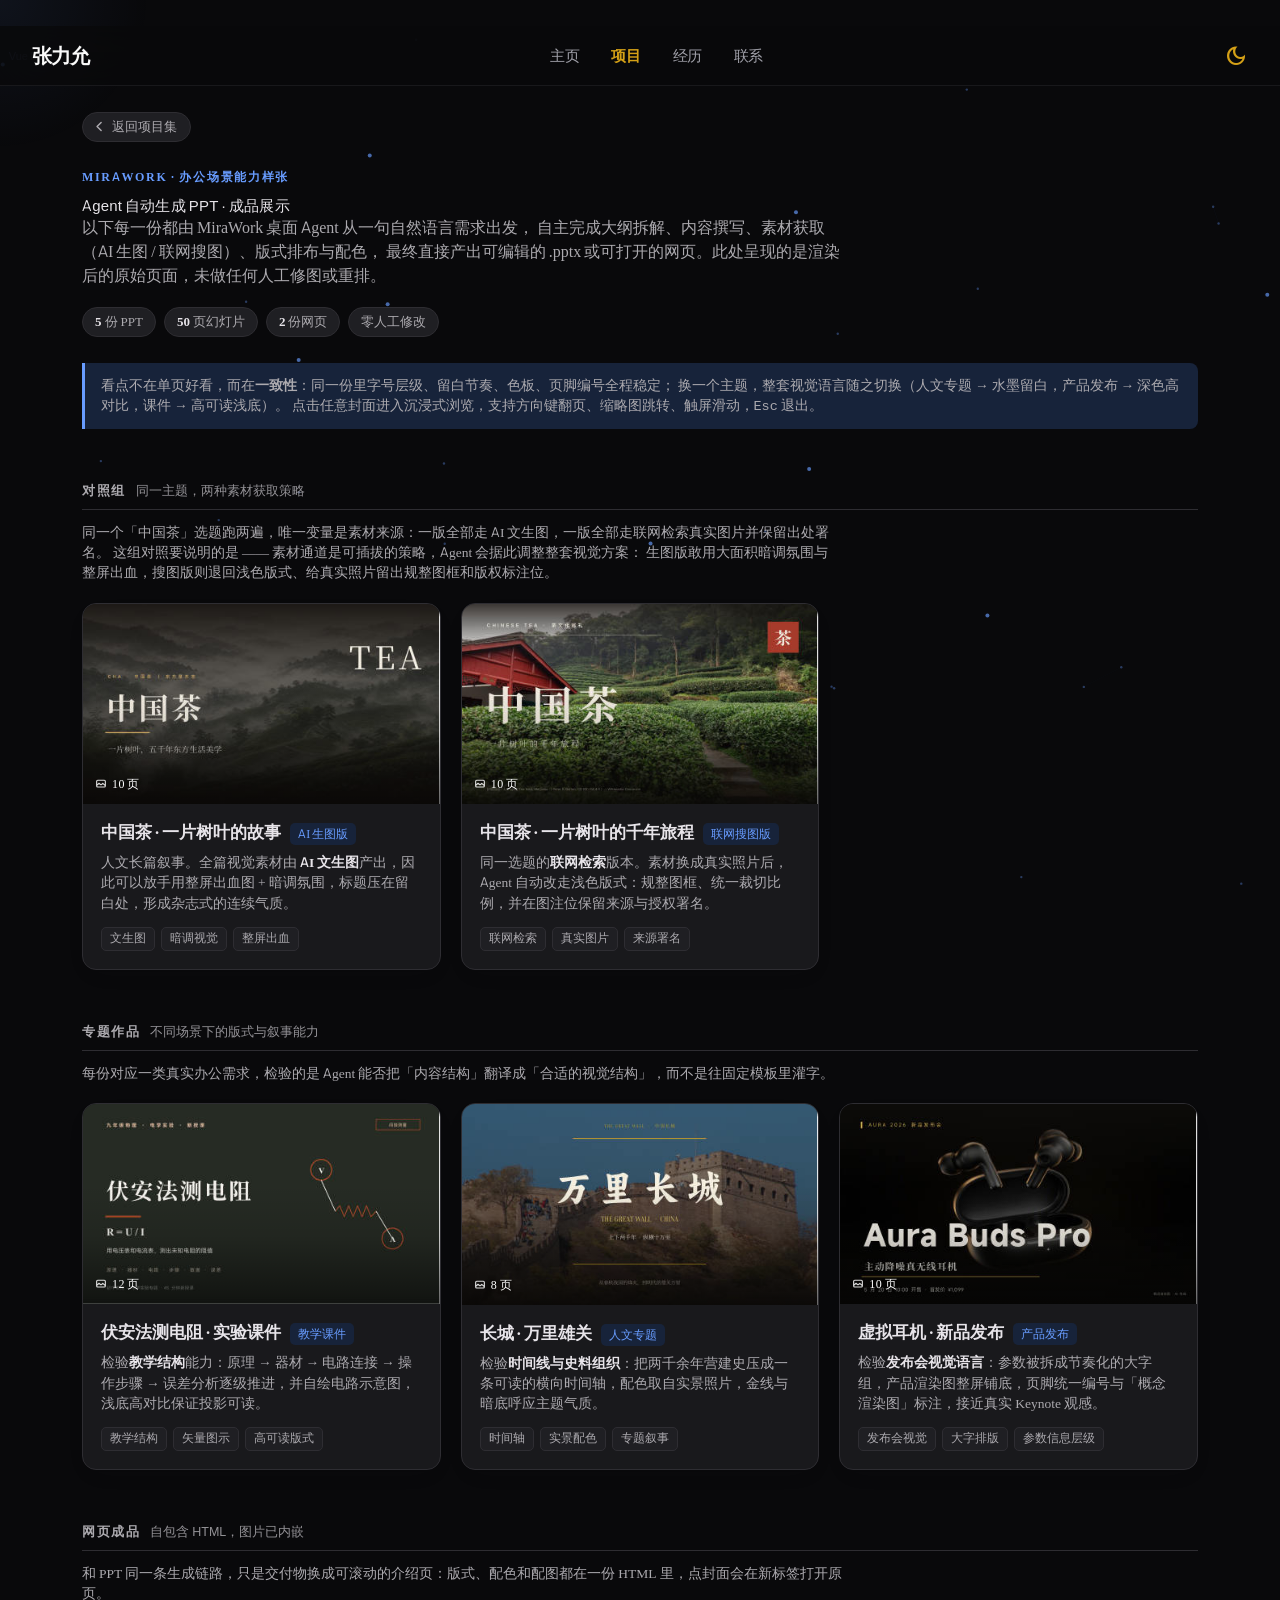
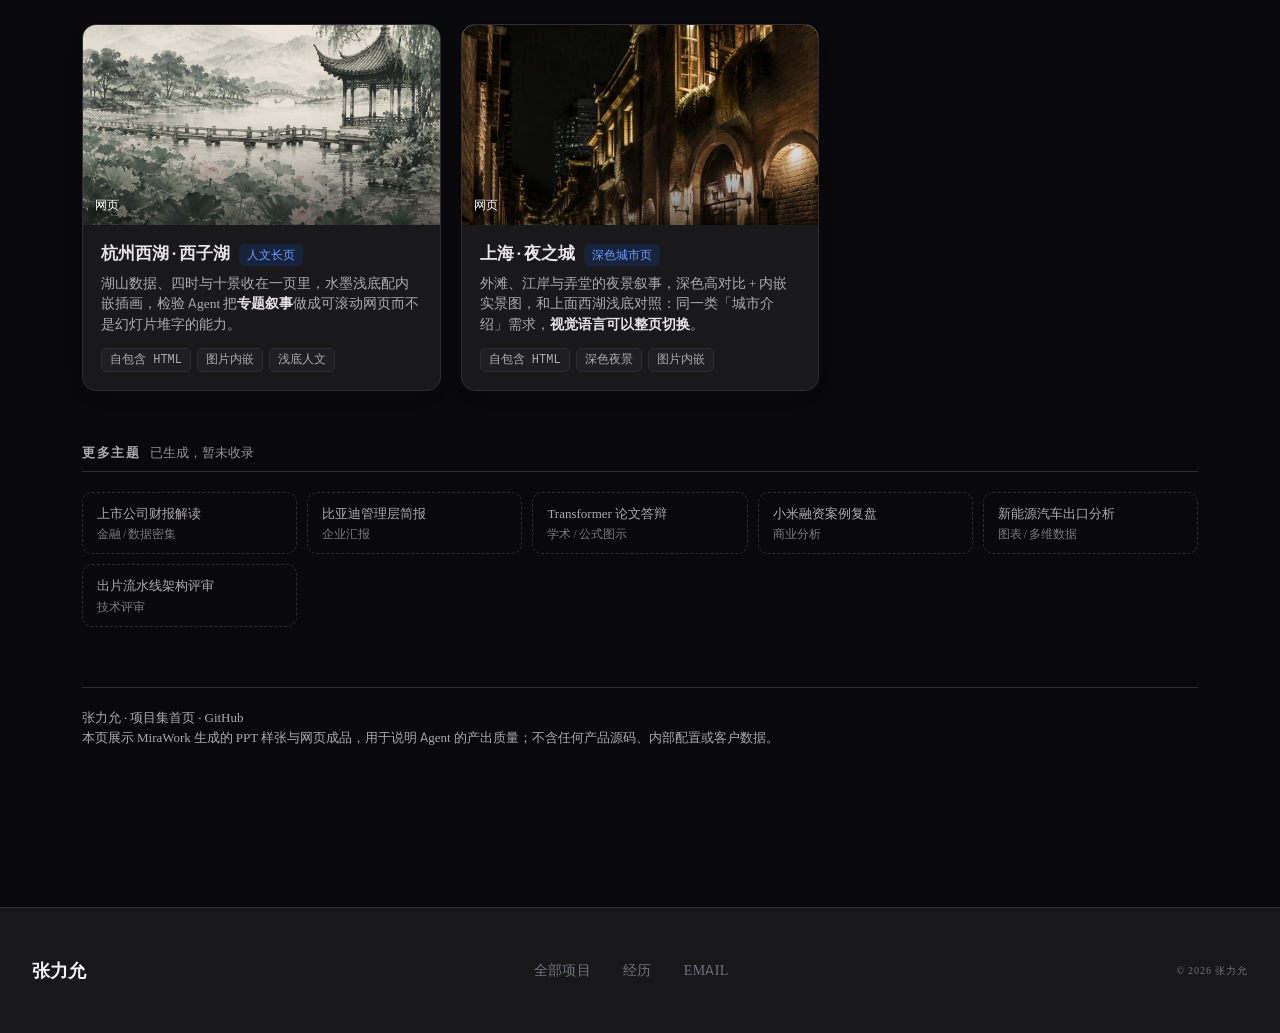
<file: ppt.html>
<!DOCTYPE html>
<html class="dark" lang="zh-CN">
<head>
<meta charset="utf-8"/>
<meta content="width=device-width, initial-scale=1.0" name="viewport"/>
<title>MiraWork · PPT 生成能力展示 | 张力允</title>
<meta name="description" content="MiraWork 桌面 Agent 自动生成 PPT 的成品展示：中国茶（AI 生图 / 联网搜图对照）、伏安法实验课件、长城人文专题、产品发布会视觉。">
<link href="./assets/fonts/fonts.css" rel="stylesheet"/>
<script src="./assets/vendor/tailwind.js"></script>
<script id="tailwind-config">
  tailwind.config = {
    darkMode: "class",
    theme: {
      extend: {
        colors: {
          "on-primary-fixed-variant": "#5c4300",
          "inverse-on-surface": "#f2f1ec",
          "secondary-fixed": "#ece1cc",
          "secondary-fixed-dim": "#cfc6b1",
          "surface-bright": "#fbf9f4",
          "surface-variant": "#e4e2dd",
          "surface-container-high": "#eae8e3",
          "surface-dim": "#dbdad5",
          "primary-container": "#d4a017",
          "on-primary-container": "#503a00",
          "error": "#ba1a1a",
          "on-background": "#1b1c19",
          "tertiary": "#77574c",
          "secondary-container": "#e9dfc9",
          "on-surface-variant": "#4f4634",
          "inverse-surface": "#30312e",
          "on-tertiary-fixed-variant": "#5d4035",
          "inverse-primary": "#f6be39",
          "background": "#fbf9f4",
          "error-container": "#ffdad6",
          "outline": "#817662",
          "outline-variant": "#d3c5ae",
          "on-tertiary-container": "#53372d",
          "on-error": "#ffffff",
          "tertiary-fixed": "#ffdbcf",
          "on-surface": "#1b1c19",
          "on-error-container": "#93000a",
          "surface-container-highest": "#e4e2dd",
          "surface-tint": "#795900",
          "on-tertiary": "#ffffff",
          "on-tertiary-fixed": "#2c160d",
          "tertiary-fixed-dim": "#e7bdaf",
          "surface-container": "#f0eee9",
          "on-secondary-container": "#696251",
          "surface": "#fbf9f4",
          "on-primary": "#ffffff",
          "primary-fixed-dim": "#f6be39",
          "on-primary-fixed": "#261a00",
          "secondary": "#655e4d",
          "on-secondary-fixed-variant": "#4d4636",
          "surface-container-low": "#f5f3ee",
          "primary-fixed": "#ffdfa0",
          "primary": "#795900",
          "on-secondary": "#ffffff",
          "tertiary-container": "#c7a092",
          "surface-container-lowest": "#ffffff",
          "on-secondary-fixed": "#201b0e"
        },
        fontFamily: {
          "headline": ["Manrope"],
          "body": ["Manrope"],
          "label": ["Manrope"]
        },
        borderRadius: {"DEFAULT": "0.125rem", "lg": "0.25rem", "xl": "0.5rem", "full": "0.75rem"},
        animation: {
          'neon-pulse': 'neon-pulse 2s cubic-bezier(0.4, 0, 0.6, 1) infinite',
        },
        keyframes: {
          'neon-pulse': {
            '0%, 100%': { boxShadow: '0 0 5px rgba(59, 130, 246, 0.5), 0 0 20px rgba(147, 51, 234, 0.3)' },
            '50%': { boxShadow: '0 0 15px rgba(59, 130, 246, 0.8), 0 0 40px rgba(147, 51, 234, 0.6)' },
          }
        }
      },
    },
  }
</script>
<style>
  .material-symbols-outlined {
    font-variation-settings: 'FILL' 0, 'wght' 400, 'GRAD' 0, 'opsz' 24;
    vertical-align: middle;
  }
  .glass-panel {
    background: rgba(251, 249, 244, 0.6);
    backdrop-filter: blur(20px);
    -webkit-backdrop-filter: blur(20px);
  }
  .dark .glass-panel {
    background: rgba(27, 28, 25, 0.6);
  }
  .text-gradient {
    background: linear-gradient(135deg, #795900 0%, #d4a017 100%);
    -webkit-background-clip: text;
    -webkit-text-fill-color: transparent;
  }

  /* ── 悬停发光效果 ── */
  .interactive-card {
    transition: all 0.4s cubic-bezier(0.23, 1, 0.32, 1);
    border: 1px solid transparent;
  }
  .interactive-card:hover {
    transform: translateY(-6px) scale(1.02);
    z-index: 10;
  }
  /* 明亮模式：深金色柔和投影 */
  html:not(.dark) .interactive-card:hover {
    box-shadow: 0 20px 40px -10px rgba(121, 89, 0, 0.18),
                0 0 0 1px rgba(121, 89, 0, 0.08);
  }
  /* 暗色模式：冷色调霓虹流光 */
  .dark .interactive-card:hover {
    border-color: rgba(59, 130, 246, 0.5) !important;
    animation: neon-pulse 2s infinite;
  }

  /* ── Canvas 彩蛋层 ── */
  canvas#bg-canvas {
    position: fixed;
    top: 0; left: 0;
    width: 100%; height: 100%;
    z-index: -1;
    pointer-events: none;
  }

  /* ── 暗色模式页面本体覆盖 ── */
  html.dark body                        { background-color: #09090b; color: #e7e4e9; }
  html.dark .bg-background              { background-color: #09090b !important; }
  html.dark .bg-surface                 { background-color: #09090b !important; }
  html.dark .bg-surface-container-lowest { background-color: #18181b !important; }
  html.dark .bg-surface-container-low   { background-color: #1c1c1f !important; }
  html.dark .bg-surface-container       { background-color: #1f1f23 !important; }
  html.dark .bg-surface-container-high  { background-color: #252529 !important; }
  html.dark .text-on-surface            { color: #e7e4e9 !important; }
  html.dark .text-on-surface-variant    { color: #a1a1aa !important; }
  html.dark .border-b-4.border-primary\/20 { border-color: rgba(104,156,255,0.25) !important; }
  html.dark .bg-secondary-container     { background-color: rgba(104,156,255,0.12) !important; }
  html.dark .text-on-secondary-container { color: #a8c8ff !important; }
  html.dark .border-outline-variant\/20 { border-color: rgba(63,63,70,0.35) !important; }
  html.dark .text-gradient {
    background: linear-gradient(135deg, #689cff 0%, #dfb7ff 100%);
    -webkit-background-clip: text;
    -webkit-text-fill-color: transparent;
  }
  html.dark .bg-surface-container-low.dark\:bg-zinc-900\/50,
  html.dark .bg-surface-container-low  { background-color: #1c1c1f !important; }
</style>
<style>
  h1,h2,h3,.head h3{font-family:Manrope,Inter,sans-serif}
  :root{
    --bg:#0e0e10; --panel:#19191c; --line:#2e2d32; --ink:#e7e4e9; --muted:#acaaaf;
    --accent:#689cff; --accent-soft:#17233a; --chip:#1f1f23;
    --shadow:0 1px 2px rgba(27,27,25,.04), 0 8px 24px -12px rgba(27,27,25,.18);
    --shadow-lift:0 2px 6px rgba(27,27,25,.06), 0 22px 44px -18px rgba(27,27,25,.28);
    --skeleton:#eeece7;
  }
  
  *{box-sizing:border-box}
  html{scroll-behavior:smooth}
  body{
    margin:0; background:var(--bg); color:var(--ink);
    font:15px/1.65 Inter,Manrope,-apple-system,BlinkMacSystemFont,"PingFang SC","Microsoft YaHei",sans-serif;
    -webkit-font-smoothing:antialiased;
  }
  body.locked{overflow:hidden}
  a{color:var(--accent)}
  .wrap{max-width:1080px;margin:0 auto;padding:40px 24px 96px}

  /* ---------- header ---------- */
  .back{
    display:inline-flex;align-items:center;gap:6px;font-size:13px;color:var(--muted);
    text-decoration:none;background:var(--chip);border:1px solid var(--line);
    border-radius:999px;padding:4px 13px 4px 10px;transition:.18s;
  }
  .back:hover{color:var(--accent);border-color:var(--accent)}
  .back svg{width:13px;height:13px}
  header{margin:26px 0 40px}
  .eyebrow{
    font-size:12px;font-weight:600;letter-spacing:.14em;text-transform:uppercase;
    color:var(--accent);margin:0 0 10px;
  }
  h1{font-size:30px;letter-spacing:.01em;margin:0 0 10px;line-height:1.3}
  .tagline{color:var(--muted);font-size:16px;margin:0 0 20px;max-width:64ch}
  .meta{display:flex;flex-wrap:wrap;gap:8px;font-size:13px}
  .meta span{
    background:var(--chip);border:1px solid var(--line);border-radius:999px;
    padding:4px 12px;color:var(--muted);
  }
  .meta span b{color:var(--ink);font-weight:600}
  .note{
    margin:26px 0 0;padding:12px 16px;border-left:3px solid var(--accent);
    background:var(--accent-soft);border-radius:0 8px 8px 0;font-size:13.5px;color:var(--muted);
  }

  h2.section{
    font-size:13px;font-weight:600;letter-spacing:.12em;text-transform:uppercase;
    color:var(--muted);margin:52px 0 6px;padding-bottom:8px;border-bottom:1px solid var(--line);
    display:flex;align-items:baseline;gap:10px;flex-wrap:wrap;
  }
  h2.section .sub{letter-spacing:0;text-transform:none;font-weight:400;font-size:12.5px;opacity:.85}
  .section-lede{color:var(--muted);font-size:13.5px;margin:12px 0 20px;max-width:76ch}

  /* ---------- cards ---------- */
  .grid{display:grid;grid-template-columns:repeat(auto-fill,minmax(300px,1fr));gap:20px}
  .card{
    appearance:none;text-align:left;font:inherit;color:inherit;cursor:pointer;
    background:var(--panel);border:1px solid var(--line);border-radius:14px;
    padding:0;overflow:hidden;box-shadow:var(--shadow);
    transition:transform .28s cubic-bezier(.2,.7,.3,1), box-shadow .28s, border-color .28s;
    display:flex;flex-direction:column;
  }
  a.card{text-decoration:none}
  .card:hover,.card:focus-visible{transform:translateY(-4px);box-shadow:var(--shadow-lift);border-color:color-mix(in srgb,var(--accent) 40%,var(--line))}
  .card:focus-visible{outline:2px solid var(--accent);outline-offset:3px}
  .cover{position:relative;aspect-ratio:16/9;background:var(--skeleton);overflow:hidden}
  .cover img{
    width:100%;height:100%;object-fit:cover;display:block;
    transition:transform .5s cubic-bezier(.2,.7,.3,1), filter .3s;
  }
  .card:hover .cover img{transform:scale(1.045)}
  @media (prefers-color-scheme: dark){ .cover img{filter:brightness(.9)} .card:hover .cover img{filter:brightness(1)} }
  .cover::after{
    content:"";position:absolute;inset:0;pointer-events:none;
    background:linear-gradient(to top,rgba(0,0,0,.55) 0%,rgba(0,0,0,.12) 34%,rgba(0,0,0,0) 60%);
  }
  .cover .pages{
    position:absolute;left:12px;bottom:11px;z-index:2;color:#fff;font-size:12px;
    letter-spacing:.04em;text-shadow:0 1px 3px rgba(0,0,0,.5);
    display:flex;align-items:center;gap:5px;
  }
  .cover .pages svg{width:12px;height:12px;opacity:.85}
  .cover .play{
    position:absolute;right:12px;bottom:11px;z-index:2;
    background:rgba(255,255,255,.16);backdrop-filter:blur(8px);-webkit-backdrop-filter:blur(8px);
    border:1px solid rgba(255,255,255,.3);color:#fff;border-radius:999px;
    font-size:12px;padding:4px 11px;opacity:0;transform:translateY(4px);transition:.25s;
  }
  .card:hover .play,.card:focus-visible .play{opacity:1;transform:none}
  .body{padding:16px 18px 18px;display:flex;flex-direction:column;flex:1}
  .head{display:flex;align-items:baseline;gap:9px;flex-wrap:wrap;margin-bottom:7px}
  .head .t{font-size:16.5px;font-weight:600;line-height:1.4}
  .kind{
    font-size:12px;color:var(--accent);background:var(--accent-soft);
    border-radius:5px;padding:2px 8px;white-space:nowrap;
  }
  .cap{color:var(--muted);font-size:13.5px;margin:0 0 14px;flex:1}
  .cap b{color:var(--ink);font-weight:600}
  .tags{display:flex;flex-wrap:wrap;gap:6px}
  .tags code{
    background:var(--chip);border:1px solid var(--line);border-radius:5px;
    padding:2px 8px;font-size:12px;font-family:ui-monospace,SFMono-Regular,Menlo,monospace;
    color:var(--muted);
  }

  /* ---------- upcoming ---------- */
  .soon{
    margin-top:20px;display:grid;grid-template-columns:repeat(auto-fill,minmax(180px,1fr));gap:10px;
  }
  .soon div{
    border:1px dashed var(--line);border-radius:10px;padding:11px 14px;
    color:var(--muted);font-size:13px;background:transparent;
  }
  .soon div span{display:block;font-size:11.5px;opacity:.7;margin-top:2px}

  footer{margin-top:60px;padding-top:20px;border-top:1px solid var(--line);
         font-size:13px;color:var(--muted)}
  footer a{text-decoration:none;border-bottom:1px solid transparent}
  footer a:hover{border-bottom-color:var(--accent)}

  /* ================= viewer ================= */
  .viewer{
    position:fixed;inset:0;z-index:100;display:none;
    background:rgba(16,16,15,.86);
    backdrop-filter:blur(22px) saturate(140%);-webkit-backdrop-filter:blur(22px) saturate(140%);
    color:#f4f2ee;
    opacity:0;transition:opacity .28s ease;
    flex-direction:column;
  }
  .viewer.open{display:flex}
  .viewer.shown{opacity:1}
  @media (prefers-color-scheme: light){ .viewer{background:rgba(20,20,19,.9)} }

  .v-bar{
    display:flex;align-items:center;gap:14px;padding:14px 20px;
    border-bottom:1px solid rgba(255,255,255,.1);flex:0 0 auto;
  }
  .v-title{font-size:14px;font-weight:600;letter-spacing:.01em;min-width:0;
           overflow:hidden;text-overflow:ellipsis;white-space:nowrap}
  .v-kind{font-size:11.5px;padding:2px 8px;border-radius:5px;
          background:rgba(255,255,255,.11);color:rgba(244,242,238,.8);white-space:nowrap}
  .v-count{
    margin-left:auto;font-size:13px;font-variant-numeric:tabular-nums;
    color:rgba(244,242,238,.72);letter-spacing:.06em;white-space:nowrap;
  }
  .v-count b{color:#fff;font-weight:600;font-size:15px}
  .v-close{
    appearance:none;background:rgba(255,255,255,.1);border:1px solid rgba(255,255,255,.16);
    color:#f4f2ee;width:32px;height:32px;border-radius:9px;cursor:pointer;
    display:grid;place-items:center;transition:.18s;flex:0 0 auto;
  }
  .v-close:hover{background:rgba(255,255,255,.2)}
  .v-close svg{width:15px;height:15px}
  .v-progress{height:2px;background:rgba(255,255,255,.12);flex:0 0 auto}
  .v-progress i{display:block;height:100%;background:#fff;width:0;
                transition:width .34s cubic-bezier(.2,.7,.3,1);border-radius:0 2px 2px 0}

  .v-stage{position:relative;flex:1;min-height:0;overflow:hidden;touch-action:pan-y}
  .v-track{display:flex;height:100%;will-change:transform;
           transition:transform .42s cubic-bezier(.22,.72,.24,1)}
  .v-track.dragging{transition:none}
  .v-slide{
    flex:0 0 100%;height:100%;display:grid;place-items:center;padding:26px 60px;
  }
  .v-slide img{
    max-width:100%;max-height:100%;object-fit:contain;display:block;
    border-radius:6px;box-shadow:0 24px 70px -20px rgba(0,0,0,.8);
    opacity:0;transition:opacity .35s ease;background:rgba(255,255,255,.04);
  }
  .v-slide img.ready{opacity:1}

  .v-nav{
    position:absolute;top:0;bottom:0;width:56px;border:0;cursor:pointer;
    background:transparent;color:#fff;display:grid;place-items:center;
    transition:background .22s;
  }
  .v-nav:hover{background:linear-gradient(var(--dir),rgba(0,0,0,.3),transparent)}
  .v-nav[disabled]{opacity:.22;cursor:default;background:transparent}
  .v-prev{left:0;--dir:to right}
  .v-next{right:0;--dir:to left}
  .v-nav i{
    width:38px;height:38px;border-radius:50%;display:grid;place-items:center;
    background:rgba(255,255,255,.12);border:1px solid rgba(255,255,255,.18);
    backdrop-filter:blur(8px);-webkit-backdrop-filter:blur(8px);transition:.2s;
  }
  .v-nav:hover i{background:rgba(255,255,255,.26);transform:scale(1.06)}
  .v-nav svg{width:15px;height:15px}

  .v-rail{
    flex:0 0 auto;border-top:1px solid rgba(255,255,255,.1);
    padding:10px 16px 12px;overflow-x:auto;overflow-y:hidden;
    display:flex;gap:8px;scrollbar-width:thin;
    scrollbar-color:rgba(255,255,255,.25) transparent;
  }
  .v-rail::-webkit-scrollbar{height:6px}
  .v-rail::-webkit-scrollbar-thumb{background:rgba(255,255,255,.22);border-radius:3px}
  .v-rail button{
    flex:0 0 auto;appearance:none;padding:0;cursor:pointer;position:relative;
    width:110px;aspect-ratio:16/9;border-radius:5px;overflow:hidden;
    border:1.5px solid transparent;background:rgba(255,255,255,.07);
    opacity:.5;transition:opacity .22s, border-color .22s, transform .22s;
  }
  .v-rail button img{width:100%;height:100%;object-fit:cover;display:block}
  .v-rail button:hover{opacity:.85;transform:translateY(-2px)}
  .v-rail button[aria-current="true"]{opacity:1;border-color:#fff}
  .v-rail button::after{
    content:attr(data-n);position:absolute;right:3px;bottom:2px;font-size:9.5px;
    color:#fff;text-shadow:0 1px 3px rgba(0,0,0,.9);font-variant-numeric:tabular-nums;
  }

  .v-hint{
    position:absolute;left:50%;bottom:14px;transform:translateX(-50%);
    font-size:11.5px;color:rgba(244,242,238,.55);white-space:nowrap;
    pointer-events:none;transition:opacity .5s;
  }
  .v-hint kbd{
    font:inherit;background:rgba(255,255,255,.13);border:1px solid rgba(255,255,255,.2);
    border-radius:4px;padding:1px 5px;margin:0 1px;
  }

  @media (max-width:640px){
    .wrap{padding:32px 16px 72px}
    h1{font-size:25px}
    .grid{grid-template-columns:1fr;gap:16px}
    .v-slide{padding:12px}
    .v-nav{width:40px}
    .v-nav i{width:32px;height:32px}
    .v-rail button{width:82px}
    .v-hint{display:none}
    .v-bar{padding:11px 14px;gap:9px}
    .v-kind{display:none}
  }
  @media (prefers-reduced-motion: reduce){
    *{transition-duration:.01ms !important;animation-duration:.01ms !important}
    html{scroll-behavior:auto}
  }
</style>
<style>
  /* 页面内容区让开固定顶栏 */
  body > .wrap { position:relative; z-index:1; padding-top:112px;
    max-width:1180px; margin:0 auto; padding-left:32px; padding-right:32px }
  @media (max-width:768px){ body > .wrap{ padding-left:20px; padding-right:20px } }
  article, .rule { scroll-margin-top:96px }
</style>
</head>
<body class="bg-background dark:bg-zinc-950 text-on-surface font-body overflow-x-hidden">
<canvas id="bg-canvas"></canvas>
<header class="bg-[#fbf9f4]/80 dark:bg-zinc-950/80 backdrop-blur-xl fixed top-0 w-full z-50 shadow-[0px_20px_40px_rgba(27,28,25,0.04)] dark:shadow-none">
  <div class="flex justify-between items-center px-8 py-4 max-w-screen-2xl mx-auto font-headline antialiased tracking-tight">
    <a href="./index.html" class="text-xl font-bold tracking-tighter text-zinc-900 dark:text-zinc-50">张力允</a>
    <nav class="hidden md:flex items-center gap-8">
      <a class="text-zinc-600 dark:text-zinc-400 font-medium hover:text-[#795900] dark:hover:text-[#d4a017] transition-colors duration-300" href="./index.html">主页</a>
      <a class="text-[#795900] dark:text-[#d4a017] font-semibold" href="./projects.html">项目</a>
      <a class="text-zinc-600 dark:text-zinc-400 font-medium hover:text-[#795900] dark:hover:text-[#d4a017] transition-colors duration-300" href="./index.html#experience">经历</a>
      <a class="text-zinc-600 dark:text-zinc-400 font-medium hover:text-[#795900] dark:hover:text-[#d4a017] transition-colors duration-300" href="./index.html#contact">联系</a>
    </nav>
    <div class="flex items-center gap-4">
      <button class="material-symbols-outlined text-[#795900] dark:text-[#d4a017] active:scale-95 transition-transform" id="theme-toggle">dark_mode</button>
      <button class="material-symbols-outlined text-[#795900] dark:text-[#d4a017] active:scale-95 transition-transform md:hidden">menu</button>
    </div>
  </div>
  <div class="bg-[#f5f3ee] dark:bg-zinc-900 h-[1px] w-full absolute bottom-0"></div>
</header>
<div class="wrap">

  <a class="back" href="./index.html#desktop-agent">
    <svg viewBox="0 0 16 16" fill="none" stroke="currentColor" stroke-width="1.8" stroke-linecap="round" stroke-linejoin="round"><path d="M10 3L5 8l5 5"/></svg>
    返回项目集
  </a>

  <header>
    <p class="eyebrow">MiraWork · 办公场景能力样张</p>
    <h1>Agent 自动生成 PPT · 成品展示</h1>
    <p class="tagline">
      以下每一份都由 MiraWork 桌面 Agent 从一句自然语言需求出发，
      自主完成大纲拆解、内容撰写、素材获取（AI 生图 / 联网搜图）、版式排布与配色，
      最终直接产出可编辑的 .pptx 或可打开的网页。此处呈现的是渲染后的原始页面，未做任何人工修图或重排。
    </p>
    <div class="meta">
      <span><b id="statDecks">5</b> 份 PPT</span>
      <span><b id="statPages">50</b> 页幻灯片</span>
      <span><b>2</b> 份网页</span>
      <span>零人工修改</span>
    </div>
    <p class="note">
      看点不在单页好看，而在<b>一致性</b>：同一份里字号层级、留白节奏、色板、页脚编号全程稳定；
      换一个主题，整套视觉语言随之切换（人文专题 → 水墨留白，产品发布 → 深色高对比，课件 → 高可读浅底）。
      点击任意封面进入沉浸式浏览，支持方向键翻页、缩略图跳转、触屏滑动，<kbd>Esc</kbd> 退出。
    </p>
  </header>

  <h2 class="section">对照组 <span class="sub">同一主题，两种素材获取策略</span></h2>
  <p class="section-lede">
    同一个「中国茶」选题跑两遍，唯一变量是素材来源：一版全部走 AI 文生图，一版全部走联网检索真实图片并保留出处署名。
    这组对照要说明的是 —— 素材通道是可插拔的策略，Agent 会据此调整整套视觉方案：
    生图版敢用大面积暗调氛围与整屏出血，搜图版则退回浅色版式、给真实照片留出规整图框和版权标注位。
  </p>
  <div class="grid" id="gridCompare"></div>

  <h2 class="section">专题作品 <span class="sub">不同场景下的版式与叙事能力</span></h2>
  <p class="section-lede">
    每份对应一类真实办公需求，检验的是 Agent 能否把「内容结构」翻译成「合适的视觉结构」，而不是往固定模板里灌字。
  </p>
  <div class="grid" id="gridWorks"></div>

  <h2 class="section" id="html-pages">网页成品 <span class="sub">自包含 HTML，图片已内嵌</span></h2>
  <p class="section-lede">
    和 PPT 同一条生成链路，只是交付物换成可滚动的介绍页：版式、配色和配图都在一份 HTML 里，点封面会在新标签打开原页。
  </p>
  <div class="grid">
    <a class="card" href="html/xihu.html" target="_blank" rel="noopener" aria-label="打开《杭州西湖 · 西子湖》网页成品">
      <span class="cover">
        <img src="html/thumbs/xihu.jpg" alt="《杭州西湖 · 西子湖》封面" loading="lazy" decoding="async" width="440" height="248">
        <span class="pages">网页</span>
        <span class="play">新标签打开 →</span>
      </span>
      <span class="body">
        <span class="head"><span class="t">杭州西湖 · 西子湖</span><span class="kind">人文长页</span></span>
        <span class="cap">湖山数据、四时与十景收在一页里，水墨浅底配内嵌插画，检验 Agent 把<b>专题叙事</b>做成可滚动网页而不是幻灯片堆字的能力。</span>
        <span class="tags"><code>自包含 HTML</code><code>图片内嵌</code><code>浅底人文</code></span>
      </span>
    </a>
    <a class="card" href="html/shanghai-night.html" target="_blank" rel="noopener" aria-label="打开《上海 · 夜之城》网页成品">
      <span class="cover">
        <img src="html/thumbs/shanghai-night.jpg" alt="《上海 · 夜之城》封面" loading="lazy" decoding="async" width="440" height="248" style="object-position:center 28%">
        <span class="pages">网页</span>
        <span class="play">新标签打开 →</span>
      </span>
      <span class="body">
        <span class="head"><span class="t">上海 · 夜之城</span><span class="kind">深色城市页</span></span>
        <span class="cap">外滩、江岸与弄堂的夜景叙事，深色高对比 + 内嵌实景图，和上面西湖浅底对照：同一类「城市介绍」需求，<b>视觉语言可以整页切换</b>。</span>
        <span class="tags"><code>自包含 HTML</code><code>深色夜景</code><code>图片内嵌</code></span>
      </span>
    </a>
  </div>

  <h2 class="section">更多主题 <span class="sub">已生成，暂未收录</span></h2>
  <div class="soon">
    <div>上市公司财报解读<span>金融 / 数据密集</span></div>
    <div>比亚迪管理层简报<span>企业汇报</span></div>
    <div>Transformer 论文答辩<span>学术 / 公式图示</span></div>
    <div>小米融资案例复盘<span>商业分析</span></div>
    <div>新能源汽车出口分析<span>图表 / 多维数据</span></div>
    <div>出片流水线架构评审<span>技术评审</span></div>
  </div>

  <footer>
    张力允 · <a href="./index.html">项目集首页</a> · <a href="https://github.com/zhangliyun2023">GitHub</a><br>
    本页展示 MiraWork 生成的 PPT 样张与网页成品，用于说明 Agent 的产出质量；不含任何产品源码、内部配置或客户数据。
  </footer>

</div>

<!-- ================= 沉浸式浏览器 ================= -->
<div class="viewer" id="viewer" role="dialog" aria-modal="true" aria-label="幻灯片浏览器" hidden>
  <div class="v-bar">
    <span class="v-title" id="vTitle"></span>
    <span class="v-kind" id="vKind"></span>
    <span class="v-count"><b id="vCur">1</b> / <span id="vTot">1</span></span>
    <button class="v-close" id="vClose" aria-label="关闭浏览器 (Esc)">
      <svg viewBox="0 0 16 16" fill="none" stroke="currentColor" stroke-width="1.9" stroke-linecap="round"><path d="M3.5 3.5l9 9M12.5 3.5l-9 9"/></svg>
    </button>
  </div>
  <div class="v-progress"><i id="vProg"></i></div>
  <div class="v-stage" id="vStage">
    <div class="v-track" id="vTrack"></div>
    <button class="v-nav v-prev" id="vPrev" aria-label="上一页">
      <i><svg viewBox="0 0 16 16" fill="none" stroke="currentColor" stroke-width="1.9" stroke-linecap="round" stroke-linejoin="round"><path d="M10 3L5 8l5 5"/></svg></i>
    </button>
    <button class="v-nav v-next" id="vNext" aria-label="下一页">
      <i><svg viewBox="0 0 16 16" fill="none" stroke="currentColor" stroke-width="1.9" stroke-linecap="round" stroke-linejoin="round"><path d="M6 3l5 5-5 5"/></svg></i>
    </button>
    <div class="v-hint" id="vHint"><kbd>←</kbd><kbd>→</kbd> 翻页 · <kbd>Esc</kbd> 退出</div>
  </div>
  <div class="v-rail" id="vRail" role="tablist" aria-label="页面缩略图"></div>
</div>

<script>
(function(){
  "use strict";

  /* ---------- 作品数据（新增作品只需往这里加一条） ---------- */
  var DECKS = [
    { slug:"tea-ai", group:"compare", pages:10,
      title:"中国茶 · 一片树叶的故事",
      kind:"AI 生图版",
      cap:"人文长篇叙事。全篇视觉素材由 <b>AI 文生图</b>产出，因此可以放手用整屏出血图 + 暗调氛围，标题压在留白处，形成杂志式的连续气质。",
      tags:["文生图","暗调视觉","整屏出血"] },
    { slug:"tea-web", group:"compare", pages:10,
      title:"中国茶 · 一片树叶的千年旅程",
      kind:"联网搜图版",
      cap:"同一选题的<b>联网检索</b>版本。素材换成真实照片后，Agent 自动改走浅色版式：规整图框、统一裁切比例，并在图注位保留来源与授权署名。",
      tags:["联网检索","真实图片","来源署名"] },

    { slug:"physics", group:"works", pages:12,
      title:"伏安法测电阻 · 实验课件",
      kind:"教学课件",
      cap:"检验<b>教学结构</b>能力：原理 → 器材 → 电路连接 → 操作步骤 → 误差分析逐级推进，并自绘电路示意图，浅底高对比保证投影可读。",
      tags:["教学结构","矢量图示","高可读版式"] },
    { slug:"greatwall", group:"works", pages:8,
      title:"长城 · 万里雄关",
      kind:"人文专题",
      cap:"检验<b>时间线与史料组织</b>：把两千余年营建史压成一条可读的横向时间轴，配色取自实景照片，金线与暗底呼应主题气质。",
      tags:["时间轴","实景配色","专题叙事"] },
    { slug:"headphone", group:"works", pages:10,
      title:"虚拟耳机 · 新品发布",
      kind:"产品发布",
      cap:"检验<b>发布会视觉语言</b>：参数被拆成节奏化的大字组，产品渲染图整屏铺底，页脚统一编号与「概念渲染图」标注，接近真实 Keynote 观感。",
      tags:["发布会视觉","大字排版","参数信息层级"] }
  ];

  var pad = function(n){ return n < 10 ? "0" + n : "" + n; };
  var img = function(d, i){ return "ppt/" + d.slug + "/" + pad(i) + ".jpg"; };
  var thumb = function(d, i){ return "ppt/" + d.slug + "/thumb/" + pad(i) + ".jpg"; };

  /* ---------- 卡片渲染 ---------- */
  var PAGE_ICON = '<svg viewBox="0 0 16 16" fill="none" stroke="currentColor" stroke-width="1.5" stroke-linejoin="round"><rect x="2.2" y="3" width="11.6" height="9" rx="1.4"/><path d="M2.2 9.6l3.2-2.6 2.6 2.1 2.3-1.9 3.5 2.8"/></svg>';

  function cardHTML(d, idx){
    return '<button class="card" type="button" data-deck="' + idx + '" ' +
      'aria-label="打开《' + d.title + '》，共 ' + d.pages + ' 页">' +
      '<span class="cover">' +
        '<img src="' + thumb(d,1) + '" alt="《' + d.title + '》首页缩略图" loading="lazy" decoding="async" width="440" height="248">' +
        '<span class="pages">' + PAGE_ICON + d.pages + ' 页</span>' +
        '<span class="play">进入浏览 →</span>' +
      '</span>' +
      '<span class="body">' +
        '<span class="head"><span class="t">' + d.title + '</span><span class="kind">' + d.kind + '</span></span>' +
        '<span class="cap">' + d.cap + '</span>' +
        '<span class="tags"><code>' + d.tags.join('</code><code>') + '</code></span>' +
      '</span>' +
    '</button>';
  }

  var gc = [], gw = [];
  DECKS.forEach(function(d, i){
    (d.group === "compare" ? gc : gw).push(cardHTML(d, i));
  });
  document.getElementById("gridCompare").innerHTML = gc.join("");
  document.getElementById("gridWorks").innerHTML = gw.join("");

  document.getElementById("statDecks").textContent = DECKS.length;
  document.getElementById("statPages").textContent = DECKS.reduce(function(s,d){ return s + d.pages; }, 0);

  /* ---------- 浏览器状态 ---------- */
  var V   = document.getElementById("viewer"),
      track = document.getElementById("vTrack"),
      rail  = document.getElementById("vRail"),
      stage = document.getElementById("vStage"),
      elCur = document.getElementById("vCur"),
      elTot = document.getElementById("vTot"),
      elTit = document.getElementById("vTitle"),
      elKind= document.getElementById("vKind"),
      elProg= document.getElementById("vProg"),
      btnPrev = document.getElementById("vPrev"),
      btnNext = document.getElementById("vNext"),
      hint  = document.getElementById("vHint");

  var deck = null, idx = 0, slides = [], thumbs = [], lastFocus = null, hintTimer = null;

  function build(d){
    var s = [], t = [];
    for (var i = 1; i <= d.pages; i++){
      s.push('<div class="v-slide"><img alt="《' + d.title + '》第 ' + i + ' 页" decoding="async"></div>');
      t.push('<button type="button" role="tab" data-i="' + (i-1) + '" data-n="' + pad(i) + '" ' +
             'aria-label="跳到第 ' + i + ' 页"><img src="' + thumb(d,i) + '" alt="" loading="lazy" decoding="async"></button>');
    }
    track.innerHTML = s.join("");
    rail.innerHTML  = t.join("");
    slides = [].slice.call(track.children);
    thumbs = [].slice.call(rail.children);
  }

  /* 只给当前页 ±2 范围内的幻灯片挂 src，避免一次拉 12 张大图 */
  function hydrate(){
    for (var i = 0; i < slides.length; i++){
      var im = slides[i].firstChild;
      if (Math.abs(i - idx) <= 2 && !im.getAttribute("src")){
        (function(node){
          node.addEventListener("load", function(){ node.classList.add("ready"); }, { once:true });
        })(im);
        im.setAttribute("src", img(deck, i + 1));
        if (im.complete) im.classList.add("ready");
      }
    }
  }

  function paint(animate){
    if (!animate) track.classList.add("dragging");
    track.style.transform = "translate3d(" + (-idx * 100) + "%,0,0)";
    if (!animate) { void track.offsetWidth; track.classList.remove("dragging"); }

    elCur.textContent = pad(idx + 1);
    elProg.style.width = (deck.pages < 2 ? 100 : (idx / (deck.pages - 1)) * 100) + "%";
    btnPrev.disabled = idx === 0;
    btnNext.disabled = idx === deck.pages - 1;

    thumbs.forEach(function(b, i){
      var on = i === idx;
      b.setAttribute("aria-current", on ? "true" : "false");
      b.setAttribute("aria-selected", on ? "true" : "false");
      if (on && rail.scrollWidth > rail.clientWidth){
        var want = b.offsetLeft - (rail.clientWidth - b.offsetWidth) / 2;
        rail.scrollTo({ left: Math.max(0, want), behavior: "smooth" });
      }
    });
    hydrate();
  }

  function go(n, animate){
    var next = Math.max(0, Math.min(deck.pages - 1, n));
    if (next === idx && animate !== false) return;
    idx = next;
    paint(animate !== false);
  }

  function open(i, startAt){
    deck = DECKS[i];
    idx = startAt || 0;
    lastFocus = document.activeElement;
    build(deck);
    elTit.textContent = "《" + deck.title + "》";
    elKind.textContent = deck.kind;
    elTot.textContent = pad(deck.pages);
    V.hidden = false;
    V.classList.add("open");
    document.body.classList.add("locked");
    paint(false);
    requestAnimationFrame(function(){ V.classList.add("shown"); });
    document.getElementById("vClose").focus();
    hint.style.opacity = "1";
    clearTimeout(hintTimer);
    hintTimer = setTimeout(function(){ hint.style.opacity = "0"; }, 4200);
    if (history.replaceState) history.replaceState(null, "", "#" + deck.slug);
  }

  function close(){
    V.classList.remove("shown");
    document.body.classList.remove("locked");
    setTimeout(function(){
      V.classList.remove("open");
      V.hidden = true;
      track.innerHTML = ""; rail.innerHTML = "";
      slides = []; thumbs = []; deck = null;
    }, 280);
    if (history.replaceState) history.replaceState(null, "", location.pathname + location.search);
    if (lastFocus && lastFocus.focus) lastFocus.focus();
  }

  /* ---------- 事件 ---------- */
  document.addEventListener("click", function(e){
    var c = e.target.closest ? e.target.closest(".card") : null;
    if (c) { open(+c.dataset.deck); return; }
    var t = e.target.closest ? e.target.closest(".v-rail button") : null;
    if (t) { go(+t.dataset.i); }
  });

  btnPrev.addEventListener("click", function(){ go(idx - 1); });
  btnNext.addEventListener("click", function(){ go(idx + 1); });
  document.getElementById("vClose").addEventListener("click", close);

  document.addEventListener("keydown", function(e){
    if (!deck) return;
    var k = e.key;
    if (k === "Escape")        { e.preventDefault(); close(); }
    else if (k === "ArrowRight" || k === "PageDown" || k === " ") { e.preventDefault(); go(idx + 1); }
    else if (k === "ArrowLeft"  || k === "PageUp")                { e.preventDefault(); go(idx - 1); }
    else if (k === "Home")     { e.preventDefault(); go(0); }
    else if (k === "End")      { e.preventDefault(); go(deck.pages - 1); }
  });

  /* 触摸滑动 */
  var tx = 0, ty = 0, dx = 0, drag = false, axis = "";
  stage.addEventListener("touchstart", function(e){
    if (!deck || e.touches.length !== 1) return;
    tx = e.touches[0].clientX; ty = e.touches[0].clientY;
    dx = 0; drag = true; axis = "";
    track.classList.add("dragging");
  }, { passive:true });

  stage.addEventListener("touchmove", function(e){
    if (!drag) return;
    var mx = e.touches[0].clientX - tx, my = e.touches[0].clientY - ty;
    if (!axis) axis = Math.abs(mx) > Math.abs(my) ? "x" : "y";
    if (axis !== "x") return;
    dx = mx;
    /* 首尾添加阻尼 */
    if ((idx === 0 && dx > 0) || (idx === deck.pages - 1 && dx < 0)) dx *= .32;
    track.style.transform = "translate3d(calc(" + (-idx * 100) + "% + " + dx + "px),0,0)";
  }, { passive:true });

  stage.addEventListener("touchend", function(){
    if (!drag) return;
    drag = false;
    track.classList.remove("dragging");
    var w = stage.clientWidth || 1;
    var step = (Math.abs(dx) > Math.min(72, w * .16)) ? (dx < 0 ? 1 : -1) : 0;
    go(idx + step, true);
    if (step === 0) paint(true);
    dx = 0;
  });

  /* 深链：ppt.html#tea-ai 直接打开对应作品 */
  var hash = (location.hash || "").slice(1);
  if (hash){
    for (var i = 0; i < DECKS.length; i++){
      if (DECKS[i].slug === hash){ open(i); break; }
    }
  }
})();
</script>
<footer class="bg-[#f5f3ee] dark:bg-zinc-900 w-full py-12 px-8 relative z-10 mt-16">
  <div class="max-w-screen-2xl mx-auto flex flex-col md:flex-row justify-between items-center gap-6">
    <a href="./index.html" class="text-lg font-black text-zinc-900 dark:text-zinc-100">张力允</a>
    <div class="flex flex-wrap justify-center gap-8 text-sm tracking-wide uppercase">
      <a class="text-zinc-500 hover:text-[#795900] dark:hover:text-[#d4a017] underline-offset-4 hover:underline transition-all duration-200" href="./projects.html">全部项目</a>
      <a class="text-zinc-500 hover:text-[#795900] dark:hover:text-[#d4a017] underline-offset-4 hover:underline transition-all duration-200" href="./index.html#experience">经历</a>
      <a class="text-zinc-500 hover:text-[#795900] dark:hover:text-[#d4a017] underline-offset-4 hover:underline transition-all duration-200" href="mailto:liyunzhang2023@163.com">Email</a>
    </div>
    <p class="text-zinc-500 text-[10px] tracking-widest uppercase">© 2026 张力允</p>
  </div>
</footer>
<script>
  // ── 多 Agent 专属彩蛋：星座图 + 项目关键词发光 ──
  const canvas = document.getElementById('bg-canvas');
  const ctx = canvas.getContext('2d');
  let W, H, mx = 0, my = 0, tmx = 0, tmy = 0;
  const skills = ['Agent','Workflow','WebSocket','HIL','Vue Flow','Python','Node','Vue 3','MongoDB','编排','断点'];
  let nodes = [];

  function resize() {
    W = canvas.width = window.innerWidth;
    H = canvas.height = window.innerHeight;
    nodes = skills.concat(Array.from({length:25},()=>'')).map((label, i) => ({
      x: Math.random() * W, y: Math.random() * H,
      vx: (Math.random()-.5)*.3, vy: (Math.random()-.5)*.3,
      r: label ? 2 : 1.2,
      label,
      opacity: label ? .65 : .35,
    }));
  }
  resize();
  window.addEventListener('resize', resize);
  window.addEventListener('mousemove', e => { tmx = e.clientX; tmy = e.clientY; });

  function draw() {
    ctx.clearRect(0,0,W,H);
    mx += (tmx-mx)*.06; my += (tmy-my)*.06;
    const dark = document.documentElement.classList.contains('dark');
    const rgb = dark ? '104,156,255' : '212,160,23';
    const textRgb = dark ? '142,179,255' : '121,89,0';

    nodes.forEach((n,i) => {
      n.x = (n.x+n.vx+W)%W; n.y = (n.y+n.vy+H)%H;
      const dx=mx-n.x, dy=my-n.y, d=Math.hypot(dx,dy);
      if(d<180){ const f=(1-d/180)*.25; n.x-=dx*f*.025; n.y-=dy*f*.025; }

      ctx.beginPath(); ctx.arc(n.x,n.y,n.r,0,Math.PI*2);
      ctx.fillStyle=`rgba(${rgb},${n.opacity})`;
      ctx.fill();

      if(n.label && d<250){
        ctx.font='11px Manrope, Inter, sans-serif';
        ctx.fillStyle=`rgba(${textRgb},${.6*(1-d/250)})`;
        ctx.fillText(n.label, n.x+6, n.y-4);
      }

      for(let j=i+1;j<nodes.length;j++){
        const m=nodes[j], dd=Math.hypot(n.x-m.x,n.y-m.y);
        if(dd<100){ ctx.beginPath(); ctx.moveTo(n.x,n.y); ctx.lineTo(m.x,m.y);
          ctx.strokeStyle=`rgba(${rgb},${.055*(1-dd/100)})`; ctx.lineWidth=.6; ctx.stroke(); }
      }
    });

    const g=ctx.createRadialGradient(mx,my,0,mx,my, dark ? 150 : 300);
    if (dark) { g.addColorStop(0,'rgba(104,156,255,.07)'); g.addColorStop(1,'rgba(104,156,255,0)'); }
    else { g.addColorStop(0,'rgba(212,160,23,.10)'); g.addColorStop(.5,'rgba(212,160,23,.04)'); g.addColorStop(1,'rgba(212,160,23,0)'); }
    ctx.fillStyle=g; ctx.fillRect(0,0,W,H);
    requestAnimationFrame(draw);
  }

  const themeBtn = document.getElementById('theme-toggle');
  themeBtn.addEventListener('click', () => {
    document.documentElement.classList.toggle('dark');
    themeBtn.textContent = document.documentElement.classList.contains('dark') ? 'light_mode' : 'dark_mode';
  });
  draw();
</script>
</body>
</html>
</file>
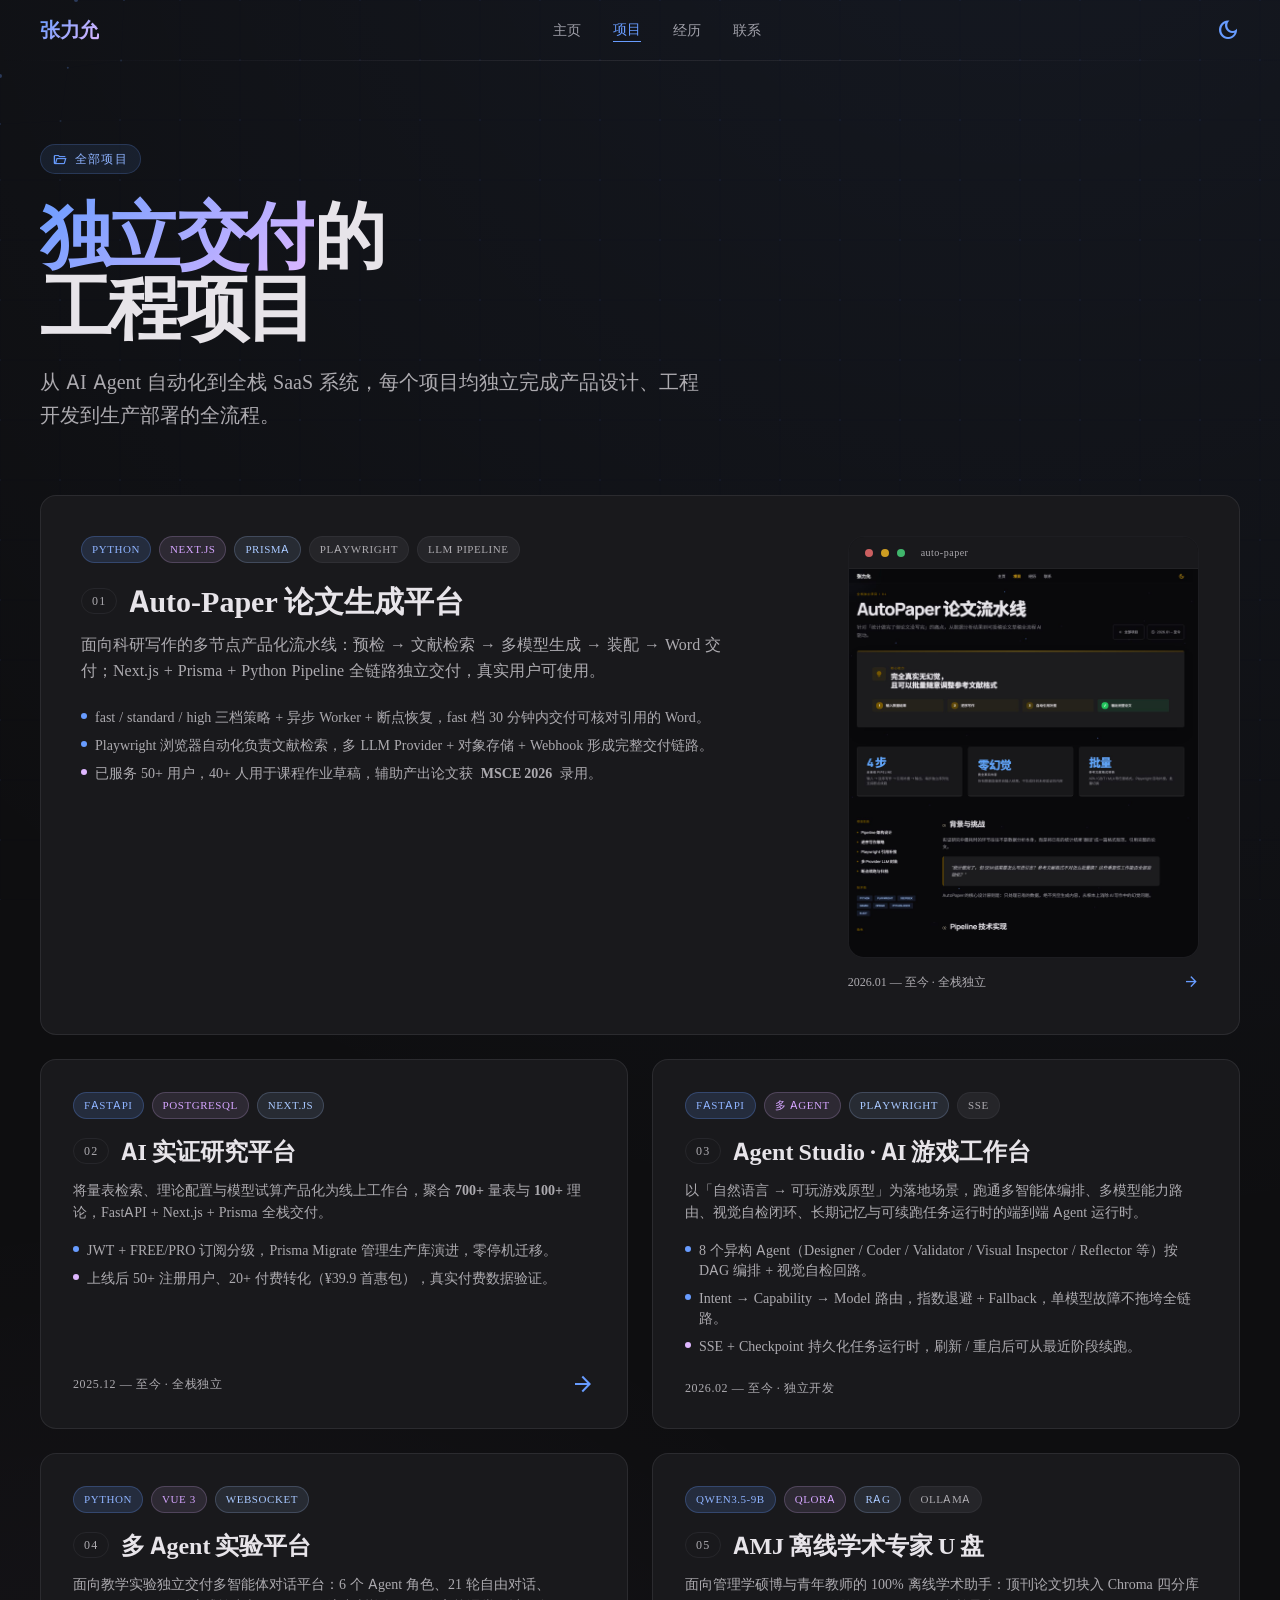
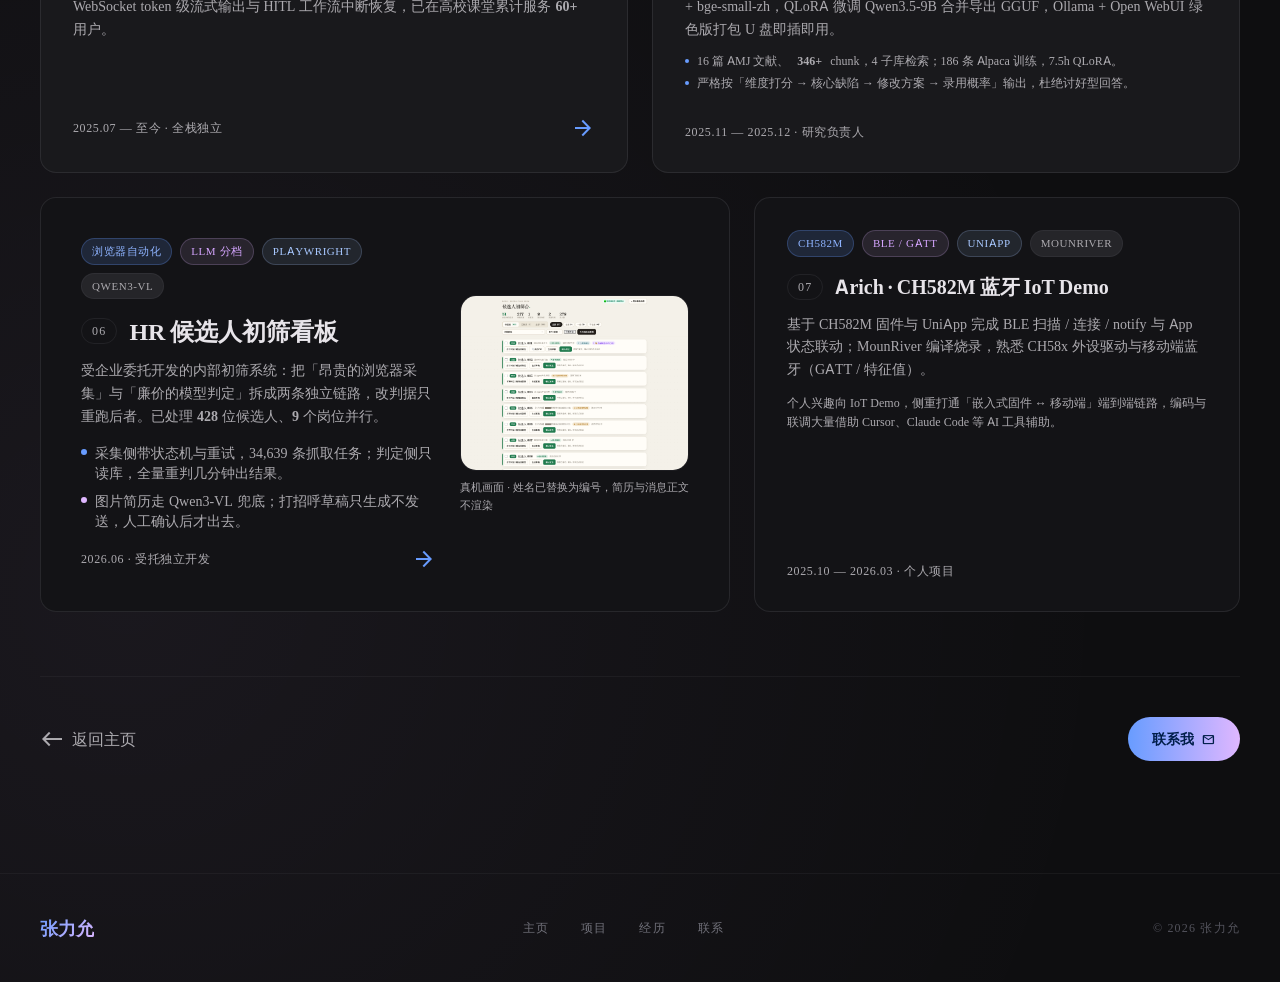
<file: projects.html>
<!DOCTYPE html>
<!--
  文件定位：项目总览页。输入来自作品集导航，处理多个项目卡片的信息层级，
  输出给招聘方/面试官一个按主题浏览 AutoPaper、Agent Studio 和研究工作台的入口。
-->
<html class="dark" lang="zh-CN">
<head>
<meta charset="utf-8"/>
<meta name="viewport" content="width=device-width, initial-scale=1.0"/>
<title>项目 · 张力允</title>
<link href="assets/fonts/fonts.css" rel="stylesheet"/>
<script src="assets/vendor/tailwind.js"></script>
<script>
  tailwind.config = {
    darkMode: "class",
    theme: {
      extend: {
        colors: {
          surface: "#0e0e10", "surface-container-low": "#131316",
          "surface-container": "#19191c", "surface-container-high": "#1f1f23",
          "surface-container-highest": "#252529",
          "on-surface": "#e7e4e9", "on-surface-variant": "#acaaaf",
          primary: "#689cff", "primary-fixed-dim": "#8eb3ff", "primary-container": "#4d8efe",
          "on-primary": "#001e4a",
          tertiary: "#dfb7ff", "tertiary-fixed": "#d5a5ff",
          secondary: "#a8c8ff", "outline-variant": "#48474c",
          background: "#0e0e10",
        },
        fontFamily: { headline: ["Manrope"], body: ["Inter"], label: ["Inter"] },
        borderRadius: { DEFAULT: "0.25rem", lg: "0.75rem", xl: "1rem", full: "9999px" },
        animation: { "neon-pulse": "neon-pulse 2s ease-in-out infinite" },
        keyframes: {
          "neon-pulse": {
            "0%,100%": { boxShadow: "0 0 6px rgba(104,156,255,.5),0 0 20px rgba(223,183,255,.25)" },
            "50%": { boxShadow: "0 0 18px rgba(104,156,255,.8),0 0 45px rgba(223,183,255,.5)" },
          },
        },
      },
    },
  };
</script>
<style>
  ::-webkit-scrollbar{width:4px}
  ::-webkit-scrollbar-thumb{background:#8eb3ff;border-radius:99px}
  ::-webkit-scrollbar-track{background:transparent}
  .material-symbols-outlined{font-variation-settings:'FILL' 0,'wght' 400,'GRAD' 0,'opsz' 24}
  html{scroll-behavior:smooth}
  #bg-canvas{position:fixed;inset:0;z-index:0;pointer-events:none}

  .project-card{
    transition:transform .4s cubic-bezier(.23,1,.32,1),border-color .3s,box-shadow .3s;
    border:1px solid rgba(72,71,76,.4);
    position:relative; overflow:hidden;
  }
  .project-card:hover{
    transform:translateY(-6px) scale(1.015);
    border-color:rgba(104,156,255,.45);
    animation:neon-pulse 2s infinite;
  }
  /* 卡片内部扫光效果 */
  .project-card::after{
    content:'';position:absolute;inset:0;
    background:linear-gradient(105deg,transparent 40%,rgba(104,156,255,.04) 50%,transparent 60%);
    transform:translateX(-100%);transition:transform .6s ease;
  }
  .project-card:hover::after{transform:translateX(100%)}

  .grad-text{background:linear-gradient(135deg,#689cff 0%,#dfb7ff 100%);-webkit-background-clip:text;-webkit-text-fill-color:transparent}
  body{
    background:radial-gradient(circle at 80% -10%,rgba(104,156,255,.08) 0%,transparent 50%),
              radial-gradient(circle at 10% 85%,rgba(223,183,255,.06) 0%,transparent 40%),#0e0e10;
    transition: background .4s ease, color .3s ease;
  }
  .fade-in{opacity:0;transform:translateY(20px);transition:opacity .5s ease,transform .5s ease}
  .fade-in.visible{opacity:1;transform:none}

  /* ═══ 明亮模式覆盖 ═══ */
  html:not(.dark) body {
    background: radial-gradient(circle at 80% -10%,rgba(212,160,23,.07) 0%,transparent 50%),
                radial-gradient(circle at 10% 85%,rgba(121,89,0,.05) 0%,transparent 40%),#fafaf8;
    color: #1b1c19;
  }
  html:not(.dark) ::-webkit-scrollbar-thumb { background: #d4a017; }
  html:not(.dark) .text-on-surface { color: #1b1c19 !important; }
  html:not(.dark) .text-on-surface-variant { color: #4f4634 !important; }
  html:not(.dark) .text-zinc-400 { color: #4f4634 !important; }
  html:not(.dark) .text-zinc-500 { color: #817662 !important; }
  html:not(.dark) .bg-surface-container-low  { background-color: #f5f3ee !important; }
  html:not(.dark) .bg-surface-container      { background-color: #f0eee9 !important; }
  html:not(.dark) .bg-surface-container-high { background-color: #eae8e3 !important; }
  html:not(.dark) .bg-surface-container-highest { background-color: #e4e2dd !important; }
  html:not(.dark) .border-outline-variant\/20,
  html:not(.dark) .border-outline-variant\/30,
  html:not(.dark) .border-outline-variant\/40 { border-color: rgba(211,197,174,.5) !important; }

  html:not(.dark) .grad-text {
    background: linear-gradient(135deg,#795900 0%,#d4a017 100%);
    -webkit-background-clip:text; -webkit-text-fill-color:transparent;
  }

  /* 卡片悬停改为金色，取消霓虹 */
  html:not(.dark) .project-card { border-color: rgba(211,197,174,.4) !important; }
  html:not(.dark) .project-card::after { background: linear-gradient(105deg,transparent 40%,rgba(121,89,0,.04) 50%,transparent 60%); }
  html:not(.dark) .project-card:hover {
    animation: none !important;
    box-shadow: 0 16px 40px -8px rgba(121,89,0,.18);
    border-color: rgba(121,89,0,.3) !important;
  }
  /* primary → 金色 */
  html:not(.dark) .text-primary { color: #795900 !important; }
  html:not(.dark) .text-primary-fixed-dim { color: #503a00 !important; }
  html:not(.dark) .border-primary { border-color: #795900 !important; }
  html:not(.dark) .bg-primary\/10 { background-color: rgba(121,89,0,.08) !important; }
  html:not(.dark) .bg-primary\/15 { background-color: rgba(121,89,0,.12) !important; }
  html:not(.dark) .border-primary\/20 { border-color: rgba(121,89,0,.2) !important; }
  html:not(.dark) .border-primary\/25 { border-color: rgba(121,89,0,.25) !important; }
  /* tertiary → 暖棕 */
  html:not(.dark) .text-tertiary { color: #77574c !important; }
  html:not(.dark) .text-tertiary-fixed { color: #53372d !important; }
  html:not(.dark) .bg-tertiary\/10 { background-color: rgba(119,87,76,.08) !important; }
  html:not(.dark) .border-tertiary\/20 { border-color: rgba(119,87,76,.2) !important; }
  /* secondary */
  html:not(.dark) .text-secondary { color: #655e4d !important; }
  html:not(.dark) .bg-secondary\/10 { background-color: rgba(101,94,77,.08) !important; }
  html:not(.dark) .border-secondary\/20 { border-color: rgba(101,94,77,.2) !important; }
  /* CTA 按钮 */
  html:not(.dark) a.from-primary, html:not(.dark) button.from-primary {
    background: linear-gradient(to right, #795900, #d4a017) !important;
    color: #ffffff !important;
  }
</style>
</head>
<body class="text-on-surface font-body overflow-x-hidden min-h-screen">
<canvas id="bg-canvas"></canvas>

<!-- NAV -->
<nav id="navbar" class="fixed top-0 w-full z-50 transition-all duration-300">
  <div class="flex justify-between items-center max-w-7xl mx-auto px-6 md:px-10 py-4 h-18">
    <a href="index.html" class="text-xl font-bold font-headline tracking-tight grad-text">张力允</a>
    <div class="hidden md:flex items-center gap-8 text-sm font-medium">
      <a href="index.html" class="text-zinc-400 hover:text-zinc-100 transition-colors">主页</a>
      <a href="projects.html" class="text-primary border-b border-primary pb-0.5">项目</a>
      <a href="index.html#experience" class="text-zinc-400 hover:text-zinc-100 transition-colors">经历</a>
      <a href="index.html#contact" class="text-zinc-400 hover:text-zinc-100 transition-colors">联系</a>
    </div>
    <button id="theme-toggle" class="material-symbols-outlined text-primary active:scale-95 transition-transform">dark_mode</button>
  </div>
  <div class="h-px w-full bg-gradient-to-r from-transparent via-outline-variant/40 to-transparent"></div>
</nav>

<!-- HERO -->
<header class="relative z-10 pt-36 pb-16 px-6 md:px-10 max-w-7xl mx-auto">
  <div class="inline-flex items-center gap-2 px-3 py-1 rounded-full bg-primary/10 border border-primary/20 mb-6 text-xs font-label uppercase tracking-widest text-primary-fixed-dim">
    <span class="material-symbols-outlined text-sm text-primary">folder_open</span>全部项目
  </div>
  <h1 class="text-5xl md:text-7xl font-headline font-extrabold tracking-tighter mb-6">
    <span class="grad-text">独立交付</span>的<br/>工程项目
  </h1>
  <p class="text-on-surface-variant text-xl max-w-2xl leading-relaxed">
    从 AI Agent 自动化到全栈 SaaS 系统，每个项目均独立完成产品设计、工程开发到生产部署的全流程。
  </p>
</header>

<!-- 项目网格（按含金量重排：01–07） -->
<main class="relative z-10 px-6 md:px-10 max-w-7xl mx-auto pb-28">

  <!-- 01 · Auto-Paper 论文流水线（头部大横幅） -->
  <a href="projects/autopaper.html" class="fade-in project-card bg-surface-container rounded-xl p-8 md:p-10 mb-6 group block">
    <div class="grid md:grid-cols-12 gap-8 items-start">
      <div class="md:col-span-8">
        <div class="flex flex-wrap gap-2 mb-5">
          <span class="px-2.5 py-1 rounded-full bg-primary/15 border border-primary/25 text-[11px] font-label uppercase tracking-wider text-primary-fixed-dim">Python</span>
          <span class="px-2.5 py-1 rounded-full bg-tertiary/10 border border-tertiary/20 text-[11px] font-label uppercase tracking-wider text-tertiary-fixed">Next.js</span>
          <span class="px-2.5 py-1 rounded-full bg-secondary/10 border border-secondary/20 text-[11px] font-label uppercase tracking-wider text-secondary">Prisma</span>
          <span class="px-2.5 py-1 rounded-full bg-surface-container-highest border border-outline-variant/30 text-[11px] font-label uppercase tracking-wider text-on-surface-variant">Playwright</span>
          <span class="px-2.5 py-1 rounded-full bg-surface-container-highest border border-outline-variant/30 text-[11px] font-label uppercase tracking-wider text-on-surface-variant">LLM Pipeline</span>
        </div>
        <div class="flex items-center gap-3 mb-3">
          <span class="text-xs font-label uppercase tracking-widest text-on-surface-variant border border-outline-variant/30 px-2.5 py-1 rounded-full">01</span>
          <h2 class="text-3xl font-headline font-extrabold">Auto-Paper 论文生成平台</h2>
        </div>
        <p class="text-on-surface-variant leading-relaxed mb-6 max-w-2xl">
          面向科研写作的多节点产品化流水线：预检 → 文献检索 → 多模型生成 → 装配 → Word 交付；Next.js + Prisma + Python Pipeline 全链路独立交付，真实用户可使用。
        </p>
        <ul class="space-y-2 text-sm text-on-surface-variant mb-2">
          <li class="flex items-start gap-2"><span class="w-1.5 h-1.5 rounded-full bg-primary mt-1.5 flex-shrink-0"></span>fast / standard / high 三档策略 + 异步 Worker + 断点恢复，fast 档 30 分钟内交付可核对引用的 Word。</li>
          <li class="flex items-start gap-2"><span class="w-1.5 h-1.5 rounded-full bg-primary mt-1.5 flex-shrink-0"></span>Playwright 浏览器自动化负责文献检索，多 LLM Provider + 对象存储 + Webhook 形成完整交付链路。</li>
          <li class="flex items-start gap-2"><span class="w-1.5 h-1.5 rounded-full bg-tertiary mt-1.5 flex-shrink-0"></span>已服务 50+ 用户，40+ 人用于课程作业草稿，辅助产出论文获 <strong>MSCE 2026</strong> 录用。</li>
        </ul>
      </div>
      <div class="md:col-span-4 flex flex-col gap-3">
        <div class="rounded-xl overflow-hidden border border-outline-variant/20 bg-surface-container-low">
          <div class="bg-surface-container px-4 py-2 flex items-center gap-2 border-b border-outline-variant/20">
            <span class="w-2 h-2 rounded-full bg-red-400/80"></span>
            <span class="w-2 h-2 rounded-full bg-amber-400/80"></span>
            <span class="w-2 h-2 rounded-full bg-green-400/80"></span>
            <span class="ml-2 text-[10px] font-label text-on-surface-variant tracking-wider">auto-paper</span>
          </div>
          <img src="assets/personal/autopaper-live-preview.jpg" alt="Auto-Paper 项目页" class="w-full block"/>
        </div>
        <div class="flex items-center justify-between text-xs font-label text-on-surface-variant">
          <span>2026.01 — 至今 · 全栈独立</span>
          <span class="material-symbols-outlined text-primary group-hover:translate-x-1 transition-transform text-base">arrow_forward</span>
        </div>
      </div>
    </div>
  </a>

  <!-- 02 + 03 并排：AI 实证研究平台 · Agent Studio(AI 游戏) -->
  <div class="grid md:grid-cols-2 gap-6 mb-6 fade-in">

    <a href="projects/workbench.html" class="project-card bg-surface-container rounded-xl p-8 flex flex-col justify-between min-h-[340px] group">
      <div>
        <div class="flex flex-wrap gap-2 mb-4">
          <span class="px-2.5 py-1 rounded-full bg-primary/15 border border-primary/25 text-[11px] font-label uppercase tracking-wider text-primary-fixed-dim">FastAPI</span>
          <span class="px-2.5 py-1 rounded-full bg-tertiary/10 border border-tertiary/20 text-[11px] font-label uppercase tracking-wider text-tertiary-fixed">PostgreSQL</span>
          <span class="px-2.5 py-1 rounded-full bg-secondary/10 border border-secondary/20 text-[11px] font-label uppercase tracking-wider text-secondary">Next.js</span>
        </div>
        <div class="flex items-center gap-3 mb-3">
          <span class="text-xs font-label uppercase tracking-widest text-on-surface-variant border border-outline-variant/30 px-2.5 py-1 rounded-full">02</span>
          <h2 class="text-2xl font-headline font-extrabold">AI 实证研究平台</h2>
        </div>
        <p class="text-on-surface-variant text-sm leading-relaxed mb-4">
          将量表检索、理论配置与模型试算产品化为线上工作台，聚合 <strong>700+</strong> 量表与 <strong>100+</strong> 理论，FastAPI + Next.js + Prisma 全栈交付。
        </p>
        <ul class="space-y-2 text-sm text-on-surface-variant">
          <li class="flex items-start gap-2"><span class="w-1.5 h-1.5 rounded-full bg-primary mt-1.5 flex-shrink-0"></span>JWT + FREE/PRO 订阅分级，Prisma Migrate 管理生产库演进，零停机迁移。</li>
          <li class="flex items-start gap-2"><span class="w-1.5 h-1.5 rounded-full bg-tertiary mt-1.5 flex-shrink-0"></span>上线后 50+ 注册用户、20+ 付费转化（¥39.9 首惠包），真实付费数据验证。</li>
        </ul>
      </div>
      <div class="flex items-center justify-between mt-6">
        <span class="text-xs font-label text-on-surface-variant uppercase tracking-wider">2025.12 — 至今 · 全栈独立</span>
        <span class="material-symbols-outlined text-primary group-hover:translate-x-1.5 transition-transform">arrow_forward</span>
      </div>
    </a>

    <div class="project-card bg-surface-container rounded-xl p-8 flex flex-col justify-between min-h-[340px] cursor-default">
      <div>
        <div class="flex flex-wrap gap-2 mb-4">
          <span class="px-2.5 py-1 rounded-full bg-primary/15 border border-primary/25 text-[11px] font-label uppercase tracking-wider text-primary-fixed-dim">FastAPI</span>
          <span class="px-2.5 py-1 rounded-full bg-tertiary/10 border border-tertiary/20 text-[11px] font-label uppercase tracking-wider text-tertiary-fixed">多 Agent</span>
          <span class="px-2.5 py-1 rounded-full bg-secondary/10 border border-secondary/20 text-[11px] font-label uppercase tracking-wider text-secondary">Playwright</span>
          <span class="px-2.5 py-1 rounded-full bg-surface-container-highest border border-outline-variant/30 text-[11px] font-label uppercase tracking-wider text-on-surface-variant">SSE</span>
        </div>
        <div class="flex items-center gap-3 mb-3">
          <span class="text-xs font-label uppercase tracking-widest text-on-surface-variant border border-outline-variant/30 px-2.5 py-1 rounded-full">03</span>
          <h2 class="text-2xl font-headline font-extrabold">Agent Studio · AI 游戏工作台</h2>
        </div>
        <p class="text-on-surface-variant text-sm leading-relaxed mb-4">
          以「自然语言 → 可玩游戏原型」为落地场景，跑通多智能体编排、多模型能力路由、视觉自检闭环、长期记忆与可续跑任务运行时的端到端 Agent 运行时。
        </p>
        <ul class="space-y-2 text-sm text-on-surface-variant">
          <li class="flex items-start gap-2"><span class="w-1.5 h-1.5 rounded-full bg-primary mt-1.5 flex-shrink-0"></span>8 个异构 Agent（Designer / Coder / Validator / Visual Inspector / Reflector 等）按 DAG 编排 + 视觉自检回路。</li>
          <li class="flex items-start gap-2"><span class="w-1.5 h-1.5 rounded-full bg-primary mt-1.5 flex-shrink-0"></span>Intent → Capability → Model 路由，指数退避 + Fallback，单模型故障不拖垮全链路。</li>
          <li class="flex items-start gap-2"><span class="w-1.5 h-1.5 rounded-full bg-tertiary mt-1.5 flex-shrink-0"></span>SSE + Checkpoint 持久化任务运行时，刷新 / 重启后可从最近阶段续跑。</li>
        </ul>
      </div>
      <div class="text-xs font-label text-on-surface-variant mt-6 uppercase tracking-wider">2026.02 — 至今 · 独立开发</div>
    </div>
  </div>

  <!-- 04 + 05 并排：多 Agent 实验平台 · AMJ 离线学术专家 U 盘 -->
  <div class="grid md:grid-cols-2 gap-6 mb-6 fade-in">

    <a href="projects/multi-agent.html" class="project-card bg-surface-container rounded-xl p-8 flex flex-col justify-between min-h-[320px] group">
      <div>
        <div class="flex flex-wrap gap-2 mb-4">
          <span class="px-2.5 py-1 rounded-full bg-primary/15 border border-primary/25 text-[11px] font-label uppercase tracking-wider text-primary-fixed-dim">Python</span>
          <span class="px-2.5 py-1 rounded-full bg-tertiary/10 border border-tertiary/20 text-[11px] font-label uppercase tracking-wider text-tertiary-fixed">Vue 3</span>
          <span class="px-2.5 py-1 rounded-full bg-secondary/10 border border-secondary/20 text-[11px] font-label uppercase tracking-wider text-secondary">WebSocket</span>
        </div>
        <div class="flex items-center gap-3 mb-3">
          <span class="text-xs font-label uppercase tracking-widest text-on-surface-variant border border-outline-variant/30 px-2.5 py-1 rounded-full">04</span>
          <h2 class="text-2xl font-headline font-extrabold">多 Agent 实验平台</h2>
        </div>
        <p class="text-on-surface-variant text-sm leading-relaxed">
          面向教学实验独立交付多智能体对话平台：6 个 Agent 角色、21 轮自由对话、WebSocket token 级流式输出与 HITL 工作流中断恢复，已在高校课堂累计服务 <strong>60+</strong> 用户。
        </p>
      </div>
      <div class="flex items-center justify-between mt-6">
        <span class="text-xs font-label text-on-surface-variant uppercase tracking-wider">2025.07 — 至今 · 全栈独立</span>
        <span class="material-symbols-outlined text-primary group-hover:translate-x-1.5 transition-transform">arrow_forward</span>
      </div>
    </a>

    <div class="project-card bg-surface-container rounded-xl p-8 flex flex-col justify-between min-h-[320px] cursor-default">
      <div>
        <div class="flex flex-wrap gap-2 mb-4">
          <span class="px-2.5 py-1 rounded-full bg-primary/15 border border-primary/25 text-[11px] font-label uppercase tracking-wider text-primary-fixed-dim">Qwen3.5-9B</span>
          <span class="px-2.5 py-1 rounded-full bg-tertiary/10 border border-tertiary/20 text-[11px] font-label uppercase tracking-wider text-tertiary-fixed">QLoRA</span>
          <span class="px-2.5 py-1 rounded-full bg-secondary/10 border border-secondary/20 text-[11px] font-label uppercase tracking-wider text-secondary">RAG</span>
          <span class="px-2.5 py-1 rounded-full bg-surface-container-highest border border-outline-variant/30 text-[11px] font-label uppercase tracking-wider text-on-surface-variant">Ollama</span>
        </div>
        <div class="flex items-center gap-3 mb-3">
          <span class="text-xs font-label uppercase tracking-widest text-on-surface-variant border border-outline-variant/30 px-2.5 py-1 rounded-full">05</span>
          <h2 class="text-2xl font-headline font-extrabold">AMJ 离线学术专家 U 盘</h2>
        </div>
        <p class="text-on-surface-variant text-sm leading-relaxed mb-3">
          面向管理学硕博与青年教师的 100% 离线学术助手：顶刊论文切块入 Chroma 四分库 + bge-small-zh，QLoRA 微调 Qwen3.5-9B 合并导出 GGUF，Ollama + Open WebUI 绿色版打包 U 盘即插即用。
        </p>
        <ul class="space-y-1.5 text-xs text-on-surface-variant">
          <li class="flex items-start gap-2"><span class="w-1 h-1 rounded-full bg-primary mt-1.5 flex-shrink-0"></span>16 篇 AMJ 文献、<strong>346+</strong> chunk，4 子库检索；186 条 Alpaca 训练，7.5h QLoRA。</li>
          <li class="flex items-start gap-2"><span class="w-1 h-1 rounded-full bg-primary mt-1.5 flex-shrink-0"></span>严格按「维度打分 → 核心缺陷 → 修改方案 → 录用概率」输出，杜绝讨好型回答。</li>
        </ul>
      </div>
      <div class="text-xs font-label text-on-surface-variant mt-6 uppercase tracking-wider">2025.11 — 2025.12 · 研究负责人</div>
    </div>
  </div>

  <!-- 06 + 07 并排：BOSS 求职 Agent · Arich 蓝牙 IoT -->
  <div class="grid md:grid-cols-12 gap-6 fade-in">

    <a href="projects/hr-board.html" class="md:col-span-7 project-card bg-surface-container-low rounded-xl p-8 md:p-10 group block">
      <div class="grid md:grid-cols-5 gap-6 items-center">
        <div class="md:col-span-3">
          <div class="flex flex-wrap gap-2 mb-4">
            <span class="px-2.5 py-1 rounded-full bg-primary/15 border border-primary/25 text-[11px] font-label uppercase tracking-wider text-primary-fixed-dim">浏览器自动化</span>
            <span class="px-2.5 py-1 rounded-full bg-tertiary/10 border border-tertiary/20 text-[11px] font-label uppercase tracking-wider text-tertiary-fixed">LLM 分档</span>
            <span class="px-2.5 py-1 rounded-full bg-secondary/10 border border-secondary/20 text-[11px] font-label uppercase tracking-wider text-secondary">Playwright</span>
            <span class="px-2.5 py-1 rounded-full bg-surface-container-highest border border-outline-variant/30 text-[11px] font-label uppercase tracking-wider text-on-surface-variant">Qwen3-VL</span>
          </div>
          <div class="flex items-center gap-3 mb-3">
            <span class="text-xs font-label uppercase tracking-widest text-on-surface-variant border border-outline-variant/30 px-2.5 py-1 rounded-full">06</span>
            <h2 class="text-2xl font-headline font-extrabold">HR 候选人初筛看板</h2>
          </div>
          <p class="text-on-surface-variant text-sm leading-relaxed mb-4">
            受企业委托开发的内部初筛系统：把「昂贵的浏览器采集」与「廉价的模型判定」拆成两条独立链路，改判据只重跑后者。已处理 <strong>428</strong> 位候选人、<strong>9</strong> 个岗位并行。
          </p>
          <ul class="space-y-2 text-sm text-on-surface-variant mb-4">
            <li class="flex items-start gap-2"><span class="w-1.5 h-1.5 rounded-full bg-primary mt-1.5 flex-shrink-0"></span>采集侧带状态机与重试，34,639 条抓取任务；判定侧只读库，全量重判几分钟出结果。</li>
            <li class="flex items-start gap-2"><span class="w-1.5 h-1.5 rounded-full bg-tertiary mt-1.5 flex-shrink-0"></span>图片简历走 Qwen3-VL 兜底；打招呼草稿只生成不发送，人工确认后才出去。</li>
          </ul>
          <div class="flex items-center justify-between">
            <span class="text-xs font-label text-on-surface-variant uppercase tracking-wider">2026.06 · 受托独立开发</span>
            <span class="material-symbols-outlined text-primary group-hover:translate-x-1.5 transition-transform">arrow_forward</span>
          </div>
        </div>
        <div class="md:col-span-2">
          <div class="rounded-xl overflow-hidden border border-outline-variant/20 bg-surface-container-low">
            <img src="assets/personal/hr-board-all.png" alt="候选人初筛看板真机画面（已脱敏）" class="w-full block" loading="lazy"/>
          </div>
          <p class="text-[11px] text-on-surface-variant mt-2 leading-relaxed">真机画面 · 姓名已替换为编号，简历与消息正文不渲染</p>
        </div>
      </div>
    </a>

    <div class="md:col-span-5 project-card bg-surface-container-low rounded-xl p-8 flex flex-col justify-between cursor-default">
      <div>
        <div class="flex flex-wrap gap-2 mb-4">
          <span class="px-2.5 py-1 rounded-full bg-primary/15 border border-primary/25 text-[11px] font-label uppercase tracking-wider text-primary-fixed-dim">CH582M</span>
          <span class="px-2.5 py-1 rounded-full bg-tertiary/10 border border-tertiary/20 text-[11px] font-label uppercase tracking-wider text-tertiary-fixed">BLE / GATT</span>
          <span class="px-2.5 py-1 rounded-full bg-secondary/10 border border-secondary/20 text-[11px] font-label uppercase tracking-wider text-secondary">UniApp</span>
          <span class="px-2.5 py-1 rounded-full bg-surface-container-highest border border-outline-variant/30 text-[11px] font-label uppercase tracking-wider text-on-surface-variant">MounRiver</span>
        </div>
        <div class="flex items-center gap-3 mb-3">
          <span class="text-xs font-label uppercase tracking-widest text-on-surface-variant border border-outline-variant/30 px-2.5 py-1 rounded-full">07</span>
          <h2 class="text-xl font-headline font-extrabold">Arich · CH582M 蓝牙 IoT Demo</h2>
        </div>
        <p class="text-on-surface-variant text-sm leading-relaxed mb-3">
          基于 CH582M 固件与 UniApp 完成 BLE 扫描 / 连接 / notify 与 App 状态联动；MounRiver 编译烧录，熟悉 CH58x 外设驱动与移动端蓝牙（GATT / 特征值）。
        </p>
        <p class="text-xs text-on-surface-variant leading-relaxed">
          个人兴趣向 IoT Demo，侧重打通「嵌入式固件 ↔ 移动端」端到端链路，编码与联调大量借助 Cursor、Claude Code 等 AI 工具辅助。
        </p>
      </div>
      <div class="text-xs font-label text-on-surface-variant mt-6 uppercase tracking-wider">2025.10 — 2026.03 · 个人项目</div>
    </div>
  </div>

  <!-- 返回首页 -->
  <div class="mt-16 pt-10 border-t border-outline-variant/20 flex justify-between items-center fade-in">
    <a href="index.html" class="group flex items-center gap-2 text-on-surface-variant hover:text-primary transition-colors">
      <span class="material-symbols-outlined group-hover:-translate-x-1 transition-transform">west</span>
      返回主页
    </a>
    <a href="index.html#contact" class="inline-flex items-center gap-2 px-6 py-3 rounded-full bg-gradient-to-r from-primary to-tertiary text-on-primary font-bold text-sm hover:shadow-[0_0_25px_rgba(104,156,255,.4)] transition-all active:scale-95">
      联系我 <span class="material-symbols-outlined text-sm">mail</span>
    </a>
  </div>
</main>

<!-- FOOTER -->
<footer class="relative z-10 border-t border-outline-variant/20 py-10 px-6 md:px-10">
  <div class="max-w-7xl mx-auto flex flex-col md:flex-row justify-between items-center gap-6">
    <a href="index.html" class="font-headline font-black text-lg grad-text">张力允</a>
    <div class="flex flex-wrap justify-center gap-8 text-xs font-label uppercase tracking-widest text-zinc-500">
      <a href="index.html" class="hover:text-primary transition-colors">主页</a>
      <a href="projects.html" class="hover:text-primary transition-colors">项目</a>
      <a href="index.html#experience" class="hover:text-primary transition-colors">经历</a>
      <a href="mailto:liyunzhang2023@163.com" class="hover:text-primary transition-colors">联系</a>
    </div>
    <div class="text-zinc-600 text-xs tracking-widest uppercase">© 2026 张力允</div>
  </div>
</footer>

<script>
// 导航滚动（主题感知）
const navbar = document.getElementById('navbar');
function updateNavbar() {
  const dark = document.documentElement.classList.contains('dark');
  if (window.scrollY > 30) {
    navbar.style.background = dark ? 'rgba(14,14,16,.88)' : 'rgba(250,250,248,.88)';
    navbar.style.backdropFilter = 'blur(20px)';
    navbar.style.boxShadow = dark ? '0 1px 0 rgba(72,71,76,.3)' : '0 1px 0 rgba(211,197,174,.5)';
  } else {
    navbar.style.background = 'transparent';
    navbar.style.backdropFilter = 'none';
    navbar.style.boxShadow = 'none';
  }
}
window.addEventListener('scroll', updateNavbar);

// 主题切换
const themeBtn = document.getElementById('theme-toggle');
themeBtn.addEventListener('click', () => {
  document.documentElement.classList.toggle('dark');
  const dark = document.documentElement.classList.contains('dark');
  themeBtn.textContent = dark ? 'light_mode' : 'dark_mode';
  updateNavbar();
});

// 淡入
const obs = new IntersectionObserver(entries => entries.forEach(e => { if(e.isIntersecting) e.target.classList.add('visible'); }), {threshold:.1});
document.querySelectorAll('.fade-in').forEach(el => obs.observe(el));

// ══════════════════════════════════════
// 项目页专属彩蛋：几何网格扰动
// 暗色：鼠标附近的网格节点被推开，形成水波纹扰动
// 明亮：同样效果但用金色
// ══════════════════════════════════════
const canvas = document.getElementById('bg-canvas');
const ctx = canvas.getContext('2d');
let W, H, mx=0, my=0, tmx=0, tmy=0;
let grid = [];
const SPACING = 60;

function buildGrid() {
  W = canvas.width = window.innerWidth;
  H = canvas.height = window.innerHeight;
  grid = [];
  for(let x=0; x<W+SPACING; x+=SPACING)
    for(let y=0; y<H+SPACING; y+=SPACING)
      grid.push({ ox:x, oy:y, x, y });
}
buildGrid();
window.addEventListener('resize', buildGrid);
window.addEventListener('mousemove', e => { tmx=e.clientX; tmy=e.clientY; });

function draw() {
  ctx.clearRect(0,0,W,H);
  mx += (tmx-mx)*.07; my += (tmy-my)*.07;
  const dark = document.documentElement.classList.contains('dark');
  const dotColor = dark ? 'rgba(104,156,255,' : 'rgba(212,160,23,';
  const lineColor = dark ? 'rgba(104,156,255,' : 'rgba(212,160,23,';

  grid.forEach(p => {
    const dx=mx-p.ox, dy=my-p.oy, d=Math.hypot(dx,dy);
    const push = Math.max(0, 1-d/140)*28;
    const angle = Math.atan2(dy, dx);
    p.x = p.ox - Math.cos(angle)*push;
    p.y = p.oy - Math.sin(angle)*push;

    // 节点
    const alpha = d<140 ? (.15+(1-d/140)*.25) : .07;
    ctx.beginPath(); ctx.arc(p.x, p.y, d<80?2:1, 0, Math.PI*2);
    ctx.fillStyle = dotColor+alpha+')';
    ctx.fill();
  });

  // 连线（只连相邻格）
  for(let i=0;i<grid.length;i++){
    const p=grid[i];
    for(let j=i+1;j<grid.length;j++){
      const q=grid[j];
      const d=Math.hypot(p.x-q.x,p.y-q.y);
      if(d<SPACING*1.6){
        const alpha=.04*(1-d/(SPACING*1.6));
        ctx.beginPath(); ctx.moveTo(p.x,p.y); ctx.lineTo(q.x,q.y);
        ctx.strokeStyle=lineColor+alpha+')'; ctx.lineWidth=.6; ctx.stroke();
      }
    }
  }
  requestAnimationFrame(draw);
}
draw();
</script>
</body>
</html>
</file>
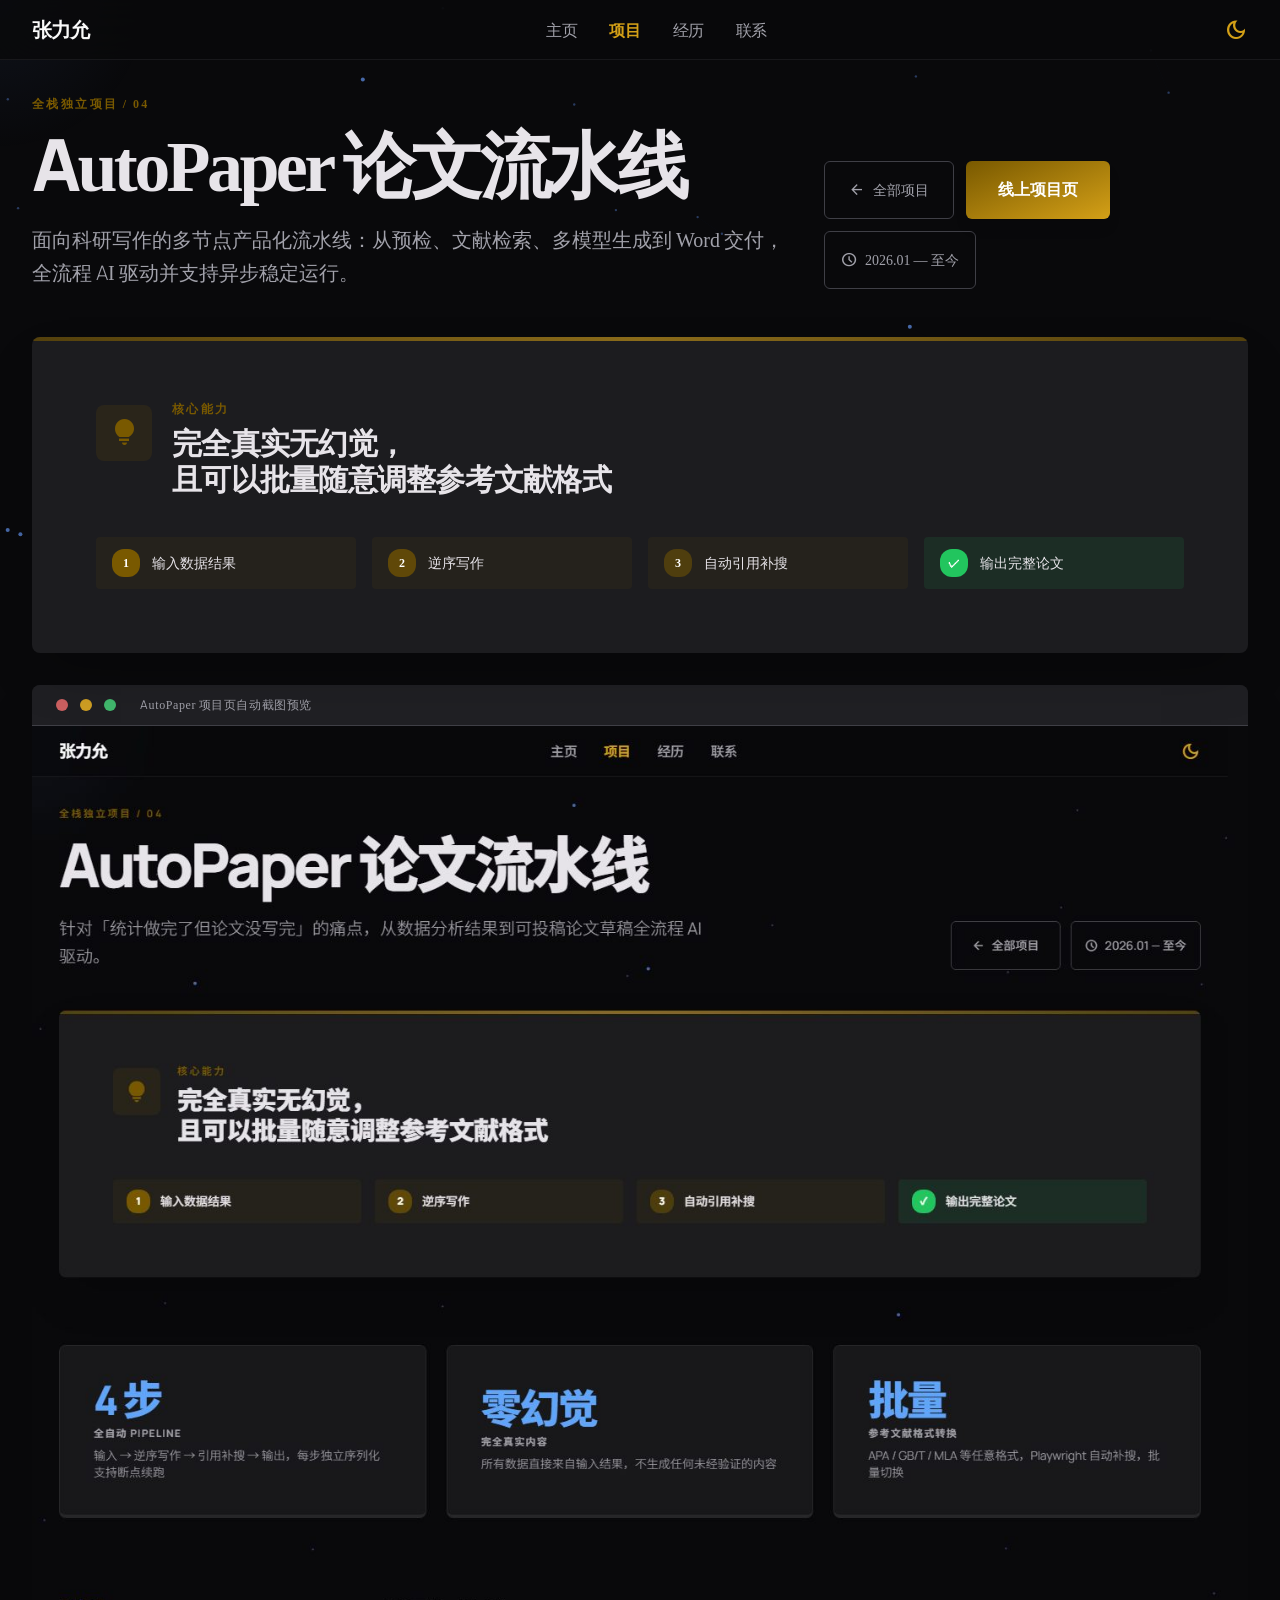
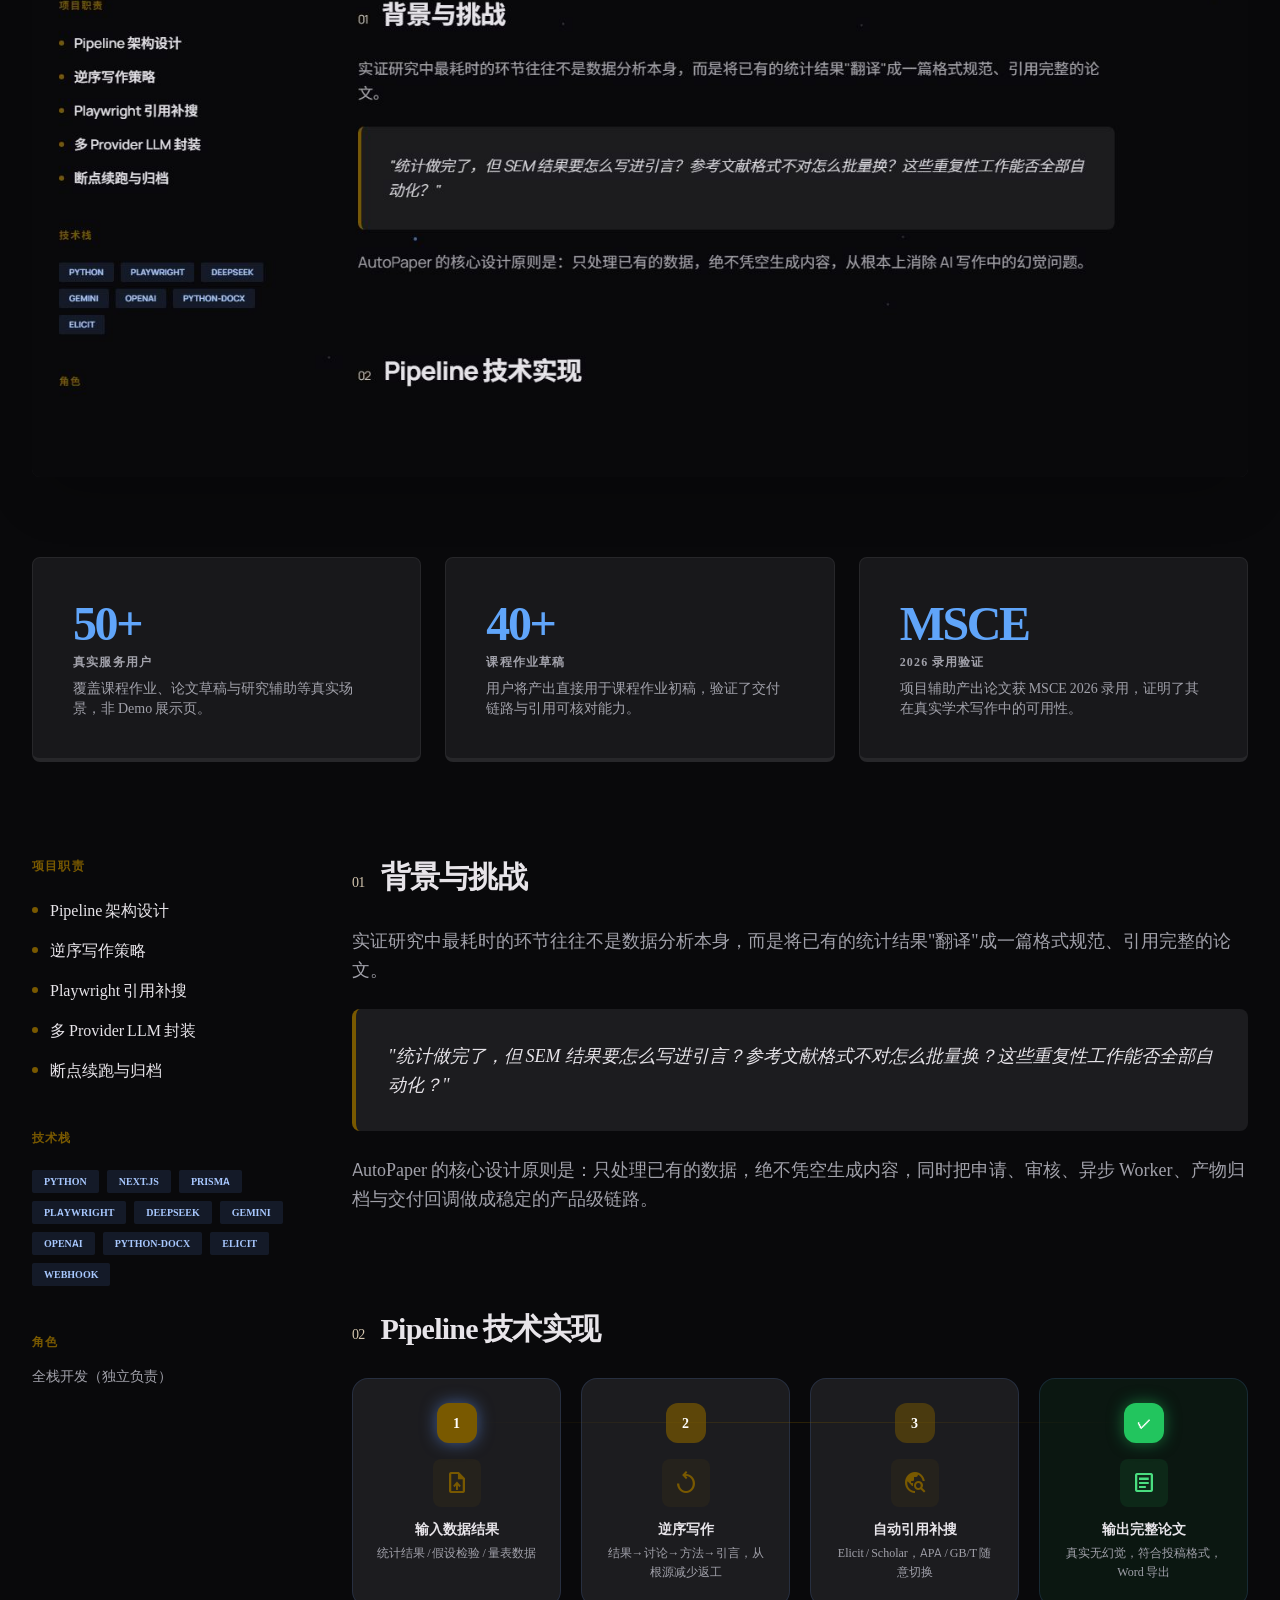
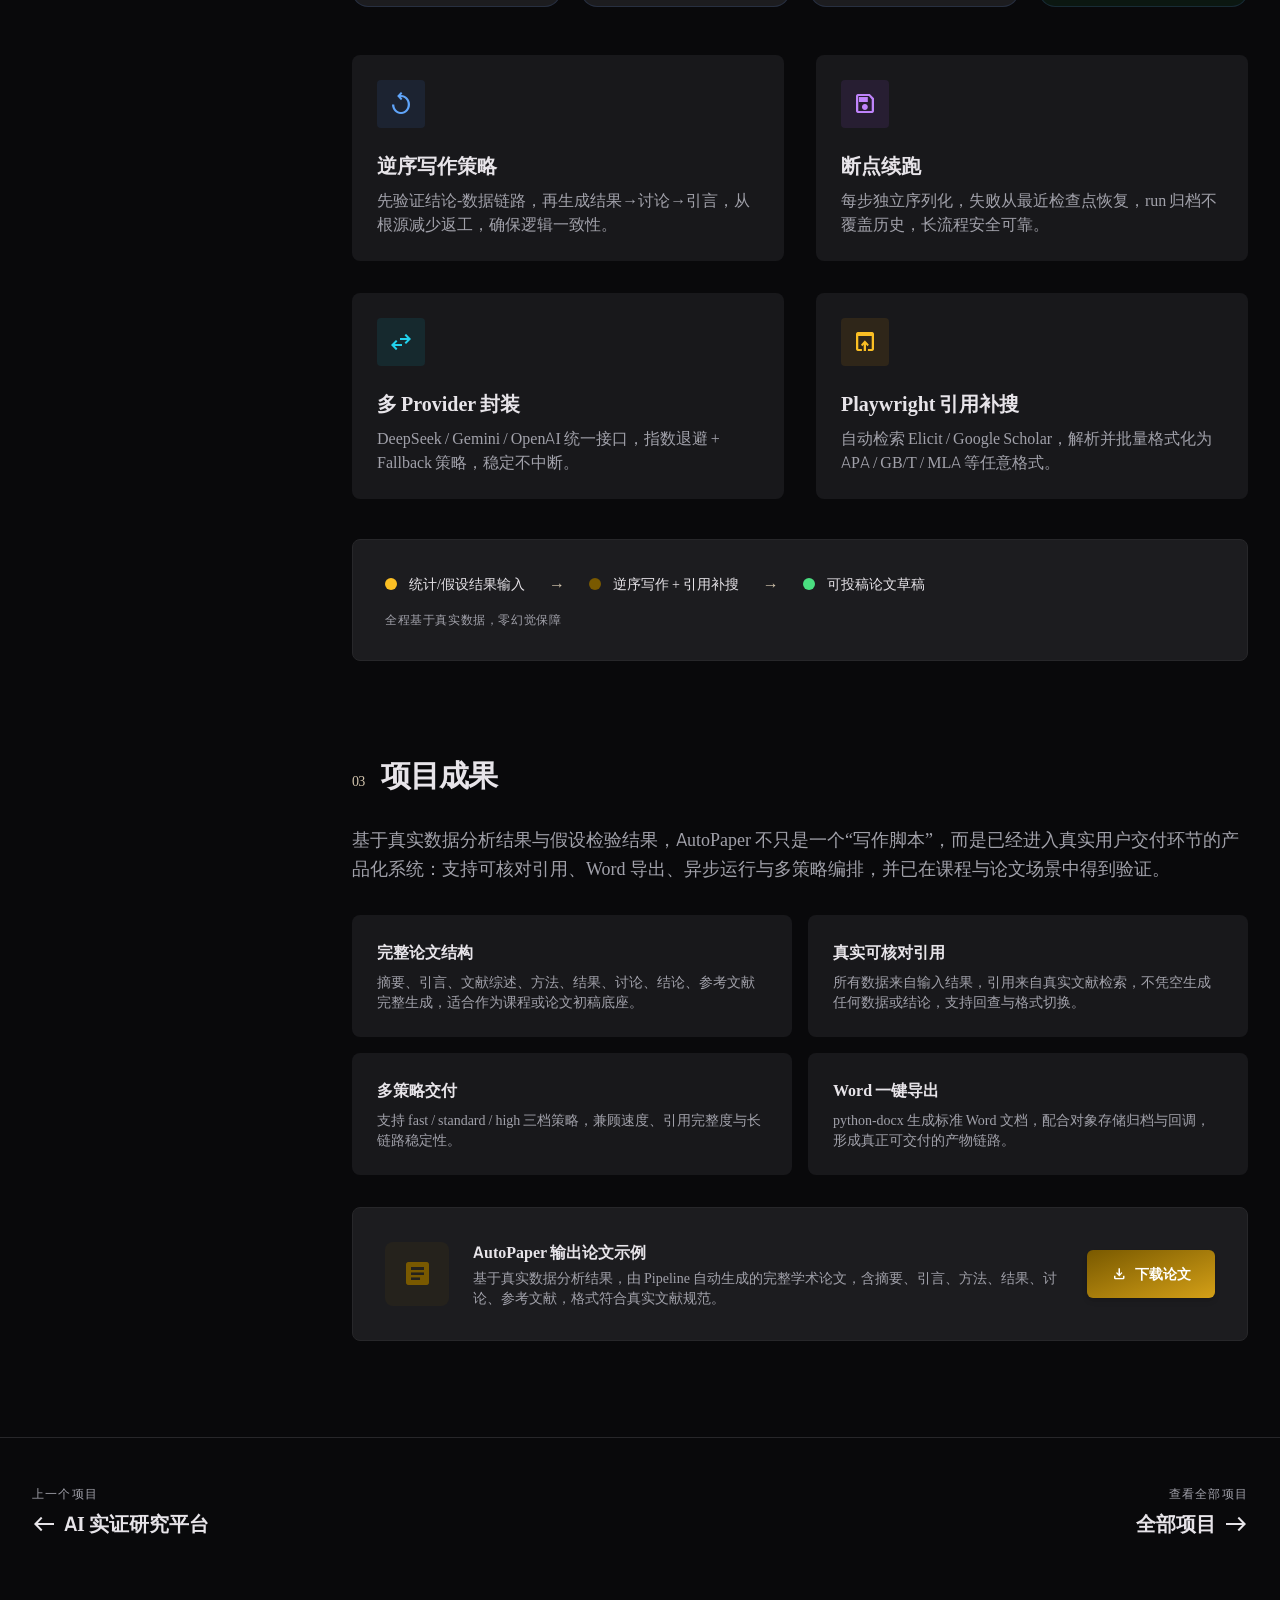
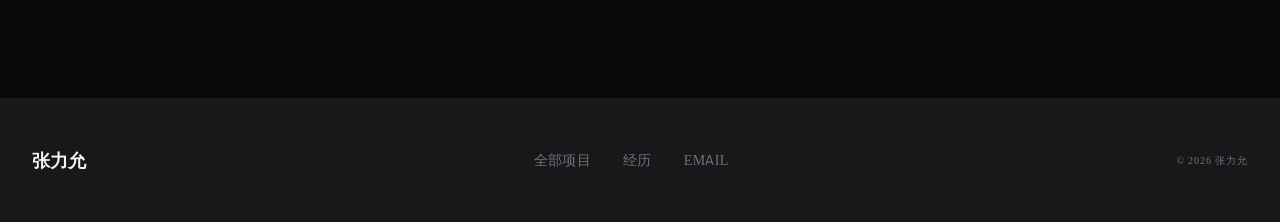
<file: projects/autopaper.html>
<!DOCTYPE html>
<!--
  文件定位：AutoPaper 项目详情页。输入来自项目总览页点击，
  输出自动论文流水线的业务价值、系统链路和交付结果说明。
-->
<html class="dark" lang="zh-CN">
<head>
<meta charset="utf-8"/>
<meta content="width=device-width, initial-scale=1.0" name="viewport"/>
<title>AutoPaper 论文流水线 | 张力允</title>
<link href="../assets/fonts/fonts.css" rel="stylesheet"/>
<script src="../assets/vendor/tailwind.js"></script>
<script id="tailwind-config">
  tailwind.config = {
    darkMode: "class",
    theme: {
      extend: {
        colors: {
          "on-primary-fixed-variant": "#5c4300",
          "inverse-on-surface": "#f2f1ec",
          "secondary-fixed": "#ece1cc",
          "secondary-fixed-dim": "#cfc6b1",
          "surface-bright": "#fbf9f4",
          "surface-variant": "#e4e2dd",
          "surface-container-high": "#eae8e3",
          "surface-dim": "#dbdad5",
          "primary-container": "#d4a017",
          "on-primary-container": "#503a00",
          "error": "#ba1a1a",
          "on-background": "#1b1c19",
          "tertiary": "#77574c",
          "secondary-container": "#e9dfc9",
          "on-surface-variant": "#4f4634",
          "inverse-surface": "#30312e",
          "on-tertiary-fixed-variant": "#5d4035",
          "inverse-primary": "#f6be39",
          "background": "#fbf9f4",
          "error-container": "#ffdad6",
          "outline": "#817662",
          "outline-variant": "#d3c5ae",
          "on-tertiary-container": "#53372d",
          "on-error": "#ffffff",
          "tertiary-fixed": "#ffdbcf",
          "on-surface": "#1b1c19",
          "on-error-container": "#93000a",
          "surface-container-highest": "#e4e2dd",
          "surface-tint": "#795900",
          "on-tertiary": "#ffffff",
          "on-tertiary-fixed": "#2c160d",
          "tertiary-fixed-dim": "#e7bdaf",
          "surface-container": "#f0eee9",
          "on-secondary-container": "#696251",
          "surface": "#fbf9f4",
          "on-primary": "#ffffff",
          "primary-fixed-dim": "#f6be39",
          "on-primary-fixed": "#261a00",
          "secondary": "#655e4d",
          "on-secondary-fixed-variant": "#4d4636",
          "surface-container-low": "#f5f3ee",
          "primary-fixed": "#ffdfa0",
          "primary": "#795900",
          "on-secondary": "#ffffff",
          "tertiary-container": "#c7a092",
          "surface-container-lowest": "#ffffff",
          "on-secondary-fixed": "#201b0e"
        },
        fontFamily: {
          "headline": ["Manrope"],
          "body": ["Manrope"],
          "label": ["Manrope"]
        },
        borderRadius: {"DEFAULT": "0.125rem", "lg": "0.25rem", "xl": "0.5rem", "full": "0.75rem"},
        animation: {
          'neon-pulse': 'neon-pulse 2s cubic-bezier(0.4, 0, 0.6, 1) infinite',
        },
        keyframes: {
          'neon-pulse': {
            '0%, 100%': { boxShadow: '0 0 5px rgba(59, 130, 246, 0.5), 0 0 20px rgba(147, 51, 234, 0.3)' },
            '50%': { boxShadow: '0 0 15px rgba(59, 130, 246, 0.8), 0 0 40px rgba(147, 51, 234, 0.6)' },
          }
        }
      },
    },
  }
</script>
<style>
  .material-symbols-outlined {
    font-variation-settings: 'FILL' 0, 'wght' 400, 'GRAD' 0, 'opsz' 24;
    vertical-align: middle;
  }
  .glass-panel {
    background: rgba(251, 249, 244, 0.6);
    backdrop-filter: blur(20px);
    -webkit-backdrop-filter: blur(20px);
  }
  .dark .glass-panel {
    background: rgba(27, 28, 25, 0.6);
  }
  .text-gradient {
    background: linear-gradient(135deg, #795900 0%, #d4a017 100%);
    -webkit-background-clip: text;
    -webkit-text-fill-color: transparent;
  }

  /* ── 悬停发光效果 ── */
  .interactive-card {
    transition: all 0.4s cubic-bezier(0.23, 1, 0.32, 1);
    border: 1px solid transparent;
  }
  .interactive-card:hover {
    transform: translateY(-6px) scale(1.02);
    z-index: 10;
  }
  html:not(.dark) .interactive-card:hover {
    box-shadow: 0 20px 40px -10px rgba(121, 89, 0, 0.18),
                0 0 0 1px rgba(121, 89, 0, 0.08);
  }
  .dark .interactive-card:hover {
    border-color: rgba(59, 130, 246, 0.5) !important;
    animation: neon-pulse 2s infinite;
  }

  /* ── Canvas 彩蛋层 ── */
  canvas#bg-canvas {
    position: fixed;
    top: 0; left: 0;
    width: 100%; height: 100%;
    z-index: -1;
    pointer-events: none;
  }

  /* ── 暗色模式页面本体覆盖 ── */
  html.dark body                          { background-color: #09090b; color: #e7e4e9; }
  html.dark .bg-background                { background-color: #09090b !important; }
  html.dark .bg-surface-container-lowest  { background-color: #18181b !important; }
  html.dark .bg-surface-container-low     { background-color: #1c1c1f !important; }
  html.dark .bg-surface-container         { background-color: #1f1f23 !important; }
  html.dark .bg-surface-container-high    { background-color: #252529 !important; }
  html.dark .text-on-surface              { color: #e7e4e9 !important; }
  html.dark .text-on-surface-variant      { color: #a1a1aa !important; }
  html.dark .bg-secondary-container       { background-color: rgba(104,156,255,0.12) !important; }
  html.dark .text-on-secondary-container  { color: #a8c8ff !important; }
  html.dark .text-gradient {
    background: linear-gradient(135deg, #689cff 0%, #dfb7ff 100%);
    -webkit-background-clip: text;
    -webkit-text-fill-color: transparent;
  }

  /* ── Pipeline 流水线 ── */
  .pipeline-step {
    transition: all 0.4s cubic-bezier(0.23, 1, 0.32, 1);
    border: 1px solid transparent;
  }
  html:not(.dark) .pipeline-step { border-color: rgba(121,89,0,0.1); }
  html.dark .pipeline-step       { border-color: rgba(104,156,255,0.15); }
  .pipeline-step:hover { transform: translateY(-4px); }
  html:not(.dark) .pipeline-step:hover { box-shadow: 0 12px 30px -8px rgba(121,89,0,0.14); }
  html.dark .pipeline-step:hover { border-color: rgba(104,156,255,0.4) !important; box-shadow: 0 0 20px rgba(104,156,255,0.1); }
</style>
</head>
<body class="bg-background dark:bg-zinc-950 text-on-surface font-body selection:bg-primary-fixed selection:text-on-primary-fixed overflow-x-hidden">
<canvas id="bg-canvas"></canvas>

<!-- TopAppBar -->
<header class="bg-[#fbf9f4]/80 dark:bg-zinc-950/80 backdrop-blur-xl fixed top-0 w-full z-50 shadow-[0px_20px_40px_rgba(27,28,25,0.04)] dark:shadow-none">
  <div class="flex justify-between items-center px-8 py-4 max-w-screen-2xl mx-auto font-headline antialiased tracking-tight">
    <a href="../index.html" class="text-xl font-bold tracking-tighter text-zinc-900 dark:text-zinc-50">张力允</a>
    <nav class="hidden md:flex items-center gap-8">
      <a class="text-zinc-600 dark:text-zinc-400 font-medium hover:text-[#795900] dark:hover:text-[#d4a017] transition-colors duration-300" href="../index.html">主页</a>
      <a class="text-[#795900] dark:text-[#d4a017] font-semibold" href="../projects.html">项目</a>
      <a class="text-zinc-600 dark:text-zinc-400 font-medium hover:text-[#795900] dark:hover:text-[#d4a017] transition-colors duration-300" href="../index.html#experience">经历</a>
      <a class="text-zinc-600 dark:text-zinc-400 font-medium hover:text-[#795900] dark:hover:text-[#d4a017] transition-colors duration-300" href="../index.html#contact">联系</a>
    </nav>
    <div class="flex items-center gap-4">
      <button class="material-symbols-outlined text-[#795900] dark:text-[#d4a017] active:scale-95 transition-transform" id="theme-toggle">dark_mode</button>
      <button class="material-symbols-outlined text-[#795900] dark:text-[#d4a017] active:scale-95 transition-transform md:hidden">menu</button>
    </div>
  </div>
  <div class="bg-[#f5f3ee] dark:bg-zinc-900 h-[1px] w-full absolute bottom-0"></div>
</header>

<main class="pt-24 pb-24 relative z-10">

  <!-- Hero Section -->
  <section class="px-8 max-w-screen-2xl mx-auto mb-20">
    <div class="flex flex-col md:flex-row md:items-end justify-between mb-12 gap-6">
      <div class="max-w-3xl">
        <span class="font-label text-xs uppercase tracking-[0.2em] text-primary font-bold mb-4 block">全栈独立项目 / 04</span>
        <h1 class="text-5xl md:text-7xl font-extrabold tracking-tighter text-on-surface dark:text-zinc-50 mb-6">AutoPaper 论文流水线</h1>
        <p class="text-xl text-on-surface-variant dark:text-zinc-400 leading-relaxed font-light">
          面向科研写作的多节点产品化流水线：从预检、文献检索、多模型生成到 Word 交付，全流程 AI 驱动并支持异步稳定运行。
        </p>
      </div>
      <div class="flex gap-3 flex-wrap">
        <a href="../projects.html" class="px-6 py-4 border border-outline-variant/40 rounded-md text-on-surface-variant text-sm font-medium dark:text-zinc-400 dark:border-zinc-700 flex items-center gap-2 hover:border-primary/50 transition-all">
          <span class="material-symbols-outlined text-base">arrow_back</span>全部项目
        </a>
        <a href="../projects/autopaper.html" target="_blank" rel="noopener" class="px-8 py-4 bg-gradient-to-br from-primary to-primary-container text-white font-semibold rounded-md shadow-lg hover:shadow-primary/20 transition-all active:scale-95">
          线上项目页
        </a>
        <span class="px-4 py-4 border border-outline-variant/40 rounded-md text-on-surface-variant text-sm font-medium dark:text-zinc-400 dark:border-zinc-700 flex items-center gap-2">
          <span class="material-symbols-outlined text-base">schedule</span>2026.01 — 至今
        </span>
      </div>
    </div>

    <!-- 核心能力高亮（宽屏视觉区） -->
    <div class="relative rounded-xl overflow-hidden bg-surface-container-low dark:bg-zinc-900 shadow-2xl">
      <!-- 顶部装饰条 -->
      <div class="absolute top-0 left-0 right-0 h-1 bg-gradient-to-r from-primary via-primary-container to-primary opacity-60"></div>
      <div class="p-12 md:p-16">
        <div class="flex items-start gap-5 mb-10">
          <div class="w-14 h-14 rounded-xl bg-primary/15 flex items-center justify-center flex-shrink-0 mt-1">
            <span class="material-symbols-outlined text-primary text-3xl" style="font-variation-settings:'FILL' 1;">lightbulb</span>
          </div>
          <div>
            <div class="font-label text-xs uppercase tracking-[0.2em] text-primary font-bold mb-2">核心能力</div>
            <p class="text-2xl md:text-3xl font-extrabold text-on-surface dark:text-zinc-50 tracking-tight leading-snug">
              完全真实无幻觉，<br class="hidden md:block"/>且可以批量随意调整参考文献格式
            </p>
          </div>
        </div>
        <!-- Pipeline 快览 -->
        <div class="grid grid-cols-2 md:grid-cols-4 gap-4">
          <div class="flex items-center gap-3 px-4 py-3 rounded-lg bg-primary/5 dark:bg-primary/10">
            <span class="w-7 h-7 rounded-full bg-primary text-white flex items-center justify-center text-xs font-extrabold flex-shrink-0">1</span>
            <span class="text-sm font-medium text-on-surface dark:text-zinc-200">输入数据结果</span>
          </div>
          <div class="flex items-center gap-3 px-4 py-3 rounded-lg bg-primary/5 dark:bg-primary/10">
            <span class="w-7 h-7 rounded-full bg-primary/70 text-white flex items-center justify-center text-xs font-extrabold flex-shrink-0">2</span>
            <span class="text-sm font-medium text-on-surface dark:text-zinc-200">逆序写作</span>
          </div>
          <div class="flex items-center gap-3 px-4 py-3 rounded-lg bg-primary/5 dark:bg-primary/10">
            <span class="w-7 h-7 rounded-full bg-primary/50 text-white flex items-center justify-center text-xs font-extrabold flex-shrink-0">3</span>
            <span class="text-sm font-medium text-on-surface dark:text-zinc-200">自动引用补搜</span>
          </div>
          <div class="flex items-center gap-3 px-4 py-3 rounded-lg bg-green-500/10">
            <span class="w-7 h-7 rounded-full bg-green-500 text-white flex items-center justify-center text-xs font-extrabold flex-shrink-0">✓</span>
            <span class="text-sm font-medium text-on-surface dark:text-zinc-200">输出完整论文</span>
          </div>
        </div>
      </div>
    </div>

    <div class="mt-8 rounded-xl overflow-hidden bg-surface-container-low dark:bg-zinc-900 shadow-2xl">
      <div class="bg-surface-container dark:bg-zinc-800 px-6 py-3 flex items-center gap-3 border-b border-outline-variant/20 dark:border-zinc-700">
        <span class="w-3 h-3 rounded-full bg-red-400/80"></span>
        <span class="w-3 h-3 rounded-full bg-amber-400/80"></span>
        <span class="w-3 h-3 rounded-full bg-green-400/80"></span>
        <span class="ml-3 text-xs font-label text-on-surface-variant dark:text-zinc-400 tracking-wider">AutoPaper 项目页自动截图预览</span>
      </div>
      <img src="../assets/personal/autopaper-live-preview.jpg" alt="AutoPaper 项目页自动截图" class="w-full block"/>
    </div>
  </section>

  <!-- Stats Bento Grid -->
  <section class="px-8 max-w-screen-2xl mx-auto mb-24">
    <div class="grid grid-cols-1 md:grid-cols-3 gap-6">
      <div class="interactive-card bg-surface-container-lowest dark:bg-zinc-900 p-10 rounded-xl flex flex-col justify-center border-b-4 border-primary/20 dark:border-zinc-800">
        <span class="text-5xl font-extrabold tracking-tighter text-primary dark:text-blue-400 mb-2">50+</span>
        <p class="font-label text-xs uppercase tracking-widest text-on-surface-variant font-bold">真实服务用户</p>
        <p class="text-sm text-on-surface-variant mt-2 font-light">覆盖课程作业、论文草稿与研究辅助等真实场景，非 Demo 展示页。</p>
      </div>
      <div class="interactive-card bg-surface-container-lowest dark:bg-zinc-900 p-10 rounded-xl flex flex-col justify-center border-b-4 border-primary/20 dark:border-zinc-800">
        <span class="text-5xl font-extrabold tracking-tighter text-primary dark:text-blue-400 mb-2">40+</span>
        <p class="font-label text-xs uppercase tracking-widest text-on-surface-variant font-bold">课程作业草稿</p>
        <p class="text-sm text-on-surface-variant mt-2 font-light">用户将产出直接用于课程作业初稿，验证了交付链路与引用可核对能力。</p>
      </div>
      <div class="interactive-card bg-surface-container-lowest dark:bg-zinc-900 p-10 rounded-xl flex flex-col justify-center border-b-4 border-primary/20 dark:border-zinc-800">
        <span class="text-5xl font-extrabold tracking-tighter text-primary dark:text-blue-400 mb-2">MSCE</span>
        <p class="font-label text-xs uppercase tracking-widest text-on-surface-variant font-bold">2026 录用验证</p>
        <p class="text-sm text-on-surface-variant mt-2 font-light">项目辅助产出论文获 MSCE 2026 录用，证明了其在真实学术写作中的可用性。</p>
      </div>
    </div>
  </section>

  <!-- Detailed Content Sections -->
  <section class="px-8 max-w-screen-2xl mx-auto grid grid-cols-1 lg:grid-cols-12 gap-16">

    <!-- Sidebar -->
    <aside class="lg:col-span-3">
      <div class="sticky top-32 space-y-12">
        <div>
          <h4 class="font-label text-xs uppercase tracking-widest text-primary font-bold mb-6">项目职责</h4>
          <ul class="space-y-4 text-on-surface dark:text-zinc-300 font-medium">
            <li class="flex items-center gap-3"><span class="w-1.5 h-1.5 rounded-full bg-primary flex-shrink-0"></span>Pipeline 架构设计</li>
            <li class="flex items-center gap-3"><span class="w-1.5 h-1.5 rounded-full bg-primary flex-shrink-0"></span>逆序写作策略</li>
            <li class="flex items-center gap-3"><span class="w-1.5 h-1.5 rounded-full bg-primary flex-shrink-0"></span>Playwright 引用补搜</li>
            <li class="flex items-center gap-3"><span class="w-1.5 h-1.5 rounded-full bg-primary flex-shrink-0"></span>多 Provider LLM 封装</li>
            <li class="flex items-center gap-3"><span class="w-1.5 h-1.5 rounded-full bg-primary flex-shrink-0"></span>断点续跑与归档</li>
          </ul>
        </div>
        <div>
          <h4 class="font-label text-xs uppercase tracking-widest text-primary font-bold mb-6">技术栈</h4>
          <div class="flex flex-wrap gap-2">
            <span class="px-3 py-1 bg-secondary-container dark:bg-zinc-800 text-on-secondary-container dark:text-zinc-300 text-[10px] font-bold uppercase rounded-sm">Python</span>
            <span class="px-3 py-1 bg-secondary-container dark:bg-zinc-800 text-on-secondary-container dark:text-zinc-300 text-[10px] font-bold uppercase rounded-sm">Next.js</span>
            <span class="px-3 py-1 bg-secondary-container dark:bg-zinc-800 text-on-secondary-container dark:text-zinc-300 text-[10px] font-bold uppercase rounded-sm">Prisma</span>
            <span class="px-3 py-1 bg-secondary-container dark:bg-zinc-800 text-on-secondary-container dark:text-zinc-300 text-[10px] font-bold uppercase rounded-sm">Playwright</span>
            <span class="px-3 py-1 bg-secondary-container dark:bg-zinc-800 text-on-secondary-container dark:text-zinc-300 text-[10px] font-bold uppercase rounded-sm">DeepSeek</span>
            <span class="px-3 py-1 bg-secondary-container dark:bg-zinc-800 text-on-secondary-container dark:text-zinc-300 text-[10px] font-bold uppercase rounded-sm">Gemini</span>
            <span class="px-3 py-1 bg-secondary-container dark:bg-zinc-800 text-on-secondary-container dark:text-zinc-300 text-[10px] font-bold uppercase rounded-sm">OpenAI</span>
            <span class="px-3 py-1 bg-secondary-container dark:bg-zinc-800 text-on-secondary-container dark:text-zinc-300 text-[10px] font-bold uppercase rounded-sm">python-docx</span>
            <span class="px-3 py-1 bg-secondary-container dark:bg-zinc-800 text-on-secondary-container dark:text-zinc-300 text-[10px] font-bold uppercase rounded-sm">Elicit</span>
            <span class="px-3 py-1 bg-secondary-container dark:bg-zinc-800 text-on-secondary-container dark:text-zinc-300 text-[10px] font-bold uppercase rounded-sm">Webhook</span>
          </div>
        </div>
        <div>
          <h4 class="font-label text-xs uppercase tracking-widest text-primary font-bold mb-4">角色</h4>
          <p class="text-on-surface-variant dark:text-zinc-400 text-sm">全栈开发（独立负责）</p>
        </div>
      </div>
    </aside>

    <!-- Main Content -->
    <div class="lg:col-span-9 space-y-24">

      <!-- 01 背景与挑战 -->
      <div>
        <h2 class="text-3xl font-bold tracking-tight mb-8 flex items-baseline gap-4 text-on-surface dark:text-zinc-100">
          <span class="text-sm font-light text-outline-variant">01</span>背景与挑战
        </h2>
        <div class="space-y-6 text-lg text-on-surface-variant dark:text-zinc-400 leading-relaxed max-w-4xl">
          <p>实证研究中最耗时的环节往往不是数据分析本身，而是将已有的统计结果"翻译"成一篇格式规范、引用完整的论文。</p>
          <div class="bg-surface-container-low dark:bg-zinc-900/50 p-8 rounded-xl border-l-4 border-primary">
            <p class="italic text-on-surface dark:text-zinc-200 font-light">"统计做完了，但 SEM 结果要怎么写进引言？参考文献格式不对怎么批量换？这些重复性工作能否全部自动化？"</p>
          </div>
          <p>AutoPaper 的核心设计原则是：只处理已有的数据，绝不凭空生成内容，同时把申请、审核、异步 Worker、产物归档与交付回调做成稳定的产品级链路。</p>
        </div>
      </div>

      <!-- 02 Pipeline 技术实现 -->
      <div>
        <h2 class="text-3xl font-bold tracking-tight mb-8 flex items-baseline gap-4 text-on-surface dark:text-zinc-100">
          <span class="text-sm font-light text-outline-variant">02</span>Pipeline 技术实现
        </h2>

        <!-- 横向流水线 -->
        <div class="relative mb-12">
          <div class="absolute top-[2.75rem] left-[12.5%] right-[12.5%] h-px bg-gradient-to-r from-transparent via-primary/30 to-transparent hidden md:block"></div>
          <div class="grid grid-cols-2 md:grid-cols-4 gap-5">
            <div class="pipeline-step rounded-2xl bg-surface-container-low dark:bg-zinc-900/60 p-6 flex flex-col items-center text-center">
              <div class="w-10 h-10 rounded-full bg-primary text-white flex items-center justify-center font-headline font-extrabold text-sm mb-4 shadow-[0_0_16px_rgba(121,89,0,.35)] dark:shadow-[0_0_16px_rgba(104,156,255,.5)]">1</div>
              <div class="w-12 h-12 rounded-xl bg-primary/10 flex items-center justify-center mb-3">
                <span class="material-symbols-outlined text-primary text-2xl">upload_file</span>
              </div>
              <div class="font-bold text-on-surface dark:text-zinc-100 text-sm mb-1">输入数据结果</div>
              <div class="text-xs text-on-surface-variant dark:text-zinc-400 leading-relaxed">统计结果 / 假设检验 / 量表数据</div>
            </div>
            <div class="pipeline-step rounded-2xl bg-surface-container-low dark:bg-zinc-900/60 p-6 flex flex-col items-center text-center">
              <div class="w-10 h-10 rounded-full bg-primary/70 text-white flex items-center justify-center font-headline font-extrabold text-sm mb-4">2</div>
              <div class="w-12 h-12 rounded-xl bg-primary/10 flex items-center justify-center mb-3">
                <span class="material-symbols-outlined text-primary text-2xl">replay</span>
              </div>
              <div class="font-bold text-on-surface dark:text-zinc-100 text-sm mb-1">逆序写作</div>
              <div class="text-xs text-on-surface-variant dark:text-zinc-400 leading-relaxed">结果→讨论→方法→引言，从根源减少返工</div>
            </div>
            <div class="pipeline-step rounded-2xl bg-surface-container-low dark:bg-zinc-900/60 p-6 flex flex-col items-center text-center">
              <div class="w-10 h-10 rounded-full bg-primary/50 text-white flex items-center justify-center font-headline font-extrabold text-sm mb-4">3</div>
              <div class="w-12 h-12 rounded-xl bg-primary/10 flex items-center justify-center mb-3">
                <span class="material-symbols-outlined text-primary text-2xl">travel_explore</span>
              </div>
              <div class="font-bold text-on-surface dark:text-zinc-100 text-sm mb-1">自动引用补搜</div>
              <div class="text-xs text-on-surface-variant dark:text-zinc-400 leading-relaxed">Elicit / Scholar，APA / GB/T 随意切换</div>
            </div>
            <div class="pipeline-step rounded-2xl bg-green-500/5 dark:bg-green-900/20 p-6 flex flex-col items-center text-center border-green-500/20 dark:border-green-500/20">
              <div class="w-10 h-10 rounded-full bg-green-500 text-white flex items-center justify-center font-headline font-extrabold text-sm mb-4 shadow-[0_0_16px_rgba(34,197,94,.5)]">✓</div>
              <div class="w-12 h-12 rounded-xl bg-green-500/10 flex items-center justify-center mb-3">
                <span class="material-symbols-outlined text-green-600 dark:text-green-400 text-2xl">article</span>
              </div>
              <div class="font-bold text-on-surface dark:text-zinc-100 text-sm mb-1">输出完整论文</div>
              <div class="text-xs text-on-surface-variant dark:text-zinc-400 leading-relaxed">真实无幻觉，符合投稿格式，Word 导出</div>
            </div>
          </div>
        </div>

        <!-- 技术亮点卡片 -->
        <div class="grid grid-cols-1 md:grid-cols-2 gap-8">
          <div class="interactive-card p-6 bg-surface-container-lowest dark:bg-zinc-900 rounded-xl">
            <div class="w-12 h-12 bg-primary/10 dark:bg-blue-500/10 rounded-lg flex items-center justify-center mb-6">
              <span class="material-symbols-outlined text-primary dark:text-blue-400">replay</span>
            </div>
            <h3 class="text-xl font-bold text-on-surface dark:text-zinc-100">逆序写作策略</h3>
            <p class="text-on-surface-variant dark:text-zinc-400 font-light mt-2">先验证结论-数据链路，再生成结果→讨论→引言，从根源减少返工，确保逻辑一致性。</p>
          </div>
          <div class="interactive-card p-6 bg-surface-container-lowest dark:bg-zinc-900 rounded-xl">
            <div class="w-12 h-12 bg-primary/10 dark:bg-purple-500/10 rounded-lg flex items-center justify-center mb-6">
              <span class="material-symbols-outlined text-primary dark:text-purple-400">save</span>
            </div>
            <h3 class="text-xl font-bold text-on-surface dark:text-zinc-100">断点续跑</h3>
            <p class="text-on-surface-variant dark:text-zinc-400 font-light mt-2">每步独立序列化，失败从最近检查点恢复，run 归档不覆盖历史，长流程安全可靠。</p>
          </div>
          <div class="interactive-card p-6 bg-surface-container-lowest dark:bg-zinc-900 rounded-xl">
            <div class="w-12 h-12 bg-primary/10 dark:bg-cyan-500/10 rounded-lg flex items-center justify-center mb-6">
              <span class="material-symbols-outlined text-primary dark:text-cyan-400">swap_horiz</span>
            </div>
            <h3 class="text-xl font-bold text-on-surface dark:text-zinc-100">多 Provider 封装</h3>
            <p class="text-on-surface-variant dark:text-zinc-400 font-light mt-2">DeepSeek / Gemini / OpenAI 统一接口，指数退避 + Fallback 策略，稳定不中断。</p>
          </div>
          <div class="interactive-card p-6 bg-surface-container-lowest dark:bg-zinc-900 rounded-xl">
            <div class="w-12 h-12 bg-primary/10 dark:bg-amber-500/10 rounded-lg flex items-center justify-center mb-6">
              <span class="material-symbols-outlined text-primary dark:text-amber-400">open_in_browser</span>
            </div>
            <h3 class="text-xl font-bold text-on-surface dark:text-zinc-100">Playwright 引用补搜</h3>
            <p class="text-on-surface-variant dark:text-zinc-400 font-light mt-2">自动检索 Elicit / Google Scholar，解析并批量格式化为 APA / GB/T / MLA 等任意格式。</p>
          </div>
        </div>

        <!-- 关键数据示意 -->
        <div class="mt-10 rounded-xl bg-surface-container-low dark:bg-zinc-900/50 p-8 border border-outline-variant/20 dark:border-zinc-800">
          <div class="flex items-center gap-6 flex-wrap">
            <div class="flex items-center gap-3">
              <div class="w-3 h-3 rounded-full bg-amber-400"></div>
              <span class="text-sm font-medium text-on-surface dark:text-zinc-300">统计/假设结果输入</span>
            </div>
            <span class="text-outline-variant">→</span>
            <div class="flex items-center gap-3">
              <div class="w-3 h-3 rounded-full bg-primary animate-pulse"></div>
              <span class="text-sm font-medium text-on-surface dark:text-zinc-300">逆序写作 + 引用补搜</span>
            </div>
            <span class="text-outline-variant">→</span>
            <div class="flex items-center gap-3">
              <div class="w-3 h-3 rounded-full bg-green-400"></div>
              <span class="text-sm font-medium text-on-surface dark:text-zinc-300">可投稿论文草稿</span>
            </div>
          </div>
          <p class="text-xs text-on-surface-variant mt-4 font-label uppercase tracking-wider">全程基于真实数据，零幻觉保障</p>
        </div>
      </div>

      <!-- 03 项目成果 -->
      <div>
        <h2 class="text-3xl font-bold tracking-tight mb-8 flex items-baseline gap-4 text-on-surface dark:text-zinc-100">
          <span class="text-sm font-light text-outline-variant">03</span>项目成果
        </h2>
        <div class="space-y-8 max-w-4xl">
          <p class="text-lg text-on-surface-variant dark:text-zinc-400 leading-relaxed">基于真实数据分析结果与假设检验结果，AutoPaper 不只是一个“写作脚本”，而是已经进入真实用户交付环节的产品化系统：支持可核对引用、Word 导出、异步运行与多策略编排，并已在课程与论文场景中得到验证。</p>
          <div class="grid grid-cols-1 md:grid-cols-2 gap-4">
            <div class="interactive-card p-6 bg-surface-container-lowest dark:bg-zinc-900 rounded-xl">
              <h4 class="font-bold mb-2 text-on-surface dark:text-zinc-100">完整论文结构</h4>
              <p class="text-sm text-on-surface-variant dark:text-zinc-400">摘要、引言、文献综述、方法、结果、讨论、结论、参考文献完整生成，适合作为课程或论文初稿底座。</p>
            </div>
            <div class="interactive-card p-6 bg-surface-container-lowest dark:bg-zinc-900 rounded-xl">
              <h4 class="font-bold mb-2 text-on-surface dark:text-zinc-100">真实可核对引用</h4>
              <p class="text-sm text-on-surface-variant dark:text-zinc-400">所有数据来自输入结果，引用来自真实文献检索，不凭空生成任何数据或结论，支持回查与格式切换。</p>
            </div>
            <div class="interactive-card p-6 bg-surface-container-lowest dark:bg-zinc-900 rounded-xl">
              <h4 class="font-bold mb-2 text-on-surface dark:text-zinc-100">多策略交付</h4>
              <p class="text-sm text-on-surface-variant dark:text-zinc-400">支持 fast / standard / high 三档策略，兼顾速度、引用完整度与长链路稳定性。</p>
            </div>
            <div class="interactive-card p-6 bg-surface-container-lowest dark:bg-zinc-900 rounded-xl">
              <h4 class="font-bold mb-2 text-on-surface dark:text-zinc-100">Word 一键导出</h4>
              <p class="text-sm text-on-surface-variant dark:text-zinc-400">python-docx 生成标准 Word 文档，配合对象存储归档与回调，形成真正可交付的产物链路。</p>
            </div>
          </div>

          <!-- 下载示例论文 -->
          <div class="interactive-card mt-4 p-8 rounded-xl bg-surface-container-low dark:bg-zinc-900 border border-outline-variant/20 dark:border-zinc-800 flex flex-col sm:flex-row items-start sm:items-center gap-6">
            <div class="w-16 h-16 rounded-xl bg-primary/10 flex items-center justify-center flex-shrink-0">
              <span class="material-symbols-outlined text-primary text-3xl" style="font-variation-settings:'FILL' 1;">article</span>
            </div>
            <div class="flex-1">
              <h4 class="font-bold text-on-surface dark:text-zinc-100 mb-1">AutoPaper 输出论文示例</h4>
              <p class="text-sm text-on-surface-variant dark:text-zinc-400">基于真实数据分析结果，由 Pipeline 自动生成的完整学术论文，含摘要、引言、方法、结果、讨论、参考文献，格式符合真实文献规范。</p>
            </div>
            <a href="../assets/files/autopaper-output-example.docx" download class="inline-flex items-center gap-2 px-6 py-3 rounded-md bg-gradient-to-br from-primary to-primary-container text-white font-semibold text-sm shadow-md hover:shadow-primary/20 transition-all active:scale-95 flex-shrink-0">
              <span class="material-symbols-outlined text-base">download</span>下载论文
            </a>
          </div>
        </div>
      </div>

    </div>
  </section>

  <!-- Pagination -->
  <div class="px-8 max-w-screen-2xl mx-auto mt-24 pt-12 border-t border-outline-variant/20 dark:border-zinc-800 flex justify-between items-center">
    <a class="group flex flex-col items-start" href="workbench.html">
      <span class="text-xs font-label uppercase tracking-widest text-on-surface-variant mb-2">上一个项目</span>
      <span class="text-xl font-headline font-bold group-hover:text-primary transition-colors flex items-center gap-2 text-on-surface dark:text-zinc-100">
        <span class="material-symbols-outlined">west</span>AI 实证研究平台
      </span>
    </a>
    <a class="group flex flex-col items-end" href="../projects.html">
      <span class="text-xs font-label uppercase tracking-widest text-on-surface-variant mb-2">查看全部项目</span>
      <span class="text-xl font-headline font-bold group-hover:text-primary transition-colors flex items-center gap-2 text-on-surface dark:text-zinc-100">
        全部项目 <span class="material-symbols-outlined">east</span>
      </span>
    </a>
  </div>
</main>

<!-- Footer -->
<footer class="bg-[#f5f3ee] dark:bg-zinc-900 w-full py-12 px-8 relative z-10 mt-16">
  <div class="max-w-screen-2xl mx-auto flex flex-col md:flex-row justify-between items-center gap-6">
    <a href="../index.html" class="text-lg font-black text-zinc-900 dark:text-zinc-100">张力允</a>
    <div class="flex flex-wrap justify-center gap-8 text-sm tracking-wide uppercase">
      <a class="text-zinc-500 hover:text-[#795900] dark:hover:text-[#d4a017] underline-offset-4 hover:underline transition-all duration-200" href="../projects.html">全部项目</a>
      <a class="text-zinc-500 hover:text-[#795900] dark:hover:text-[#d4a017] underline-offset-4 hover:underline transition-all duration-200" href="../index.html#experience">经历</a>
      <a class="text-zinc-500 hover:text-[#795900] dark:hover:text-[#d4a017] underline-offset-4 hover:underline transition-all duration-200" href="mailto:liyunzhang2023@163.com">Email</a>
    </div>
    <p class="text-zinc-500 text-[10px] tracking-widest uppercase">© 2026 张力允</p>
  </div>
</footer>

<script>
  // ── AutoPaper 专属彩蛋：星座图 + 项目关键词发光 ──
  const canvas = document.getElementById('bg-canvas');
  const ctx = canvas.getContext('2d');
  let W, H, mx = 0, my = 0, tmx = 0, tmy = 0;
  const skills = ['Playwright','逆序','论文','引用','Python','DeepSeek','docx','Elicit','APA','零幻觉','Pipeline'];
  let nodes = [];

  function resize() {
    W = canvas.width = window.innerWidth;
    H = canvas.height = window.innerHeight;
    nodes = skills.concat(Array.from({length:25},()=>'')).map((label, i) => ({
      x: Math.random() * W, y: Math.random() * H,
      vx: (Math.random()-.5)*.3, vy: (Math.random()-.5)*.3,
      r: label ? 2 : 1.2,
      label,
      opacity: label ? .65 : .35,
    }));
  }
  resize();
  window.addEventListener('resize', resize);
  window.addEventListener('mousemove', e => { tmx = e.clientX; tmy = e.clientY; });

  function draw() {
    ctx.clearRect(0,0,W,H);
    mx += (tmx-mx)*.06; my += (tmy-my)*.06;
    const dark = document.documentElement.classList.contains('dark');
    const rgb = dark ? '104,156,255' : '212,160,23';
    const textRgb = dark ? '142,179,255' : '121,89,0';

    nodes.forEach((n,i) => {
      n.x = (n.x+n.vx+W)%W; n.y = (n.y+n.vy+H)%H;
      const dx=mx-n.x, dy=my-n.y, d=Math.hypot(dx,dy);
      if(d<180){ const f=(1-d/180)*.25; n.x-=dx*f*.025; n.y-=dy*f*.025; }

      ctx.beginPath(); ctx.arc(n.x,n.y,n.r,0,Math.PI*2);
      ctx.fillStyle=`rgba(${rgb},${n.opacity})`;
      ctx.fill();

      if(n.label && d<250){
        ctx.font='11px Manrope, Inter, sans-serif';
        ctx.fillStyle=`rgba(${textRgb},${.6*(1-d/250)})`;
        ctx.fillText(n.label, n.x+6, n.y-4);
      }

      for(let j=i+1;j<nodes.length;j++){
        const m=nodes[j], dd=Math.hypot(n.x-m.x,n.y-m.y);
        if(dd<100){ ctx.beginPath(); ctx.moveTo(n.x,n.y); ctx.lineTo(m.x,m.y);
          ctx.strokeStyle=`rgba(${rgb},${.055*(1-dd/100)})`; ctx.lineWidth=.6; ctx.stroke(); }
      }
    });

    const g=ctx.createRadialGradient(mx,my,0,mx,my, dark ? 150 : 300);
    if (dark) { g.addColorStop(0,'rgba(104,156,255,.07)'); g.addColorStop(1,'rgba(104,156,255,0)'); }
    else { g.addColorStop(0,'rgba(212,160,23,.10)'); g.addColorStop(.5,'rgba(212,160,23,.04)'); g.addColorStop(1,'rgba(212,160,23,0)'); }
    ctx.fillStyle=g; ctx.fillRect(0,0,W,H);
    requestAnimationFrame(draw);
  }

  const themeBtn = document.getElementById('theme-toggle');
  themeBtn.addEventListener('click', () => {
    document.documentElement.classList.toggle('dark');
    themeBtn.textContent = document.documentElement.classList.contains('dark') ? 'light_mode' : 'dark_mode';
  });
  draw();
</script>
</body>
</html>
</file>
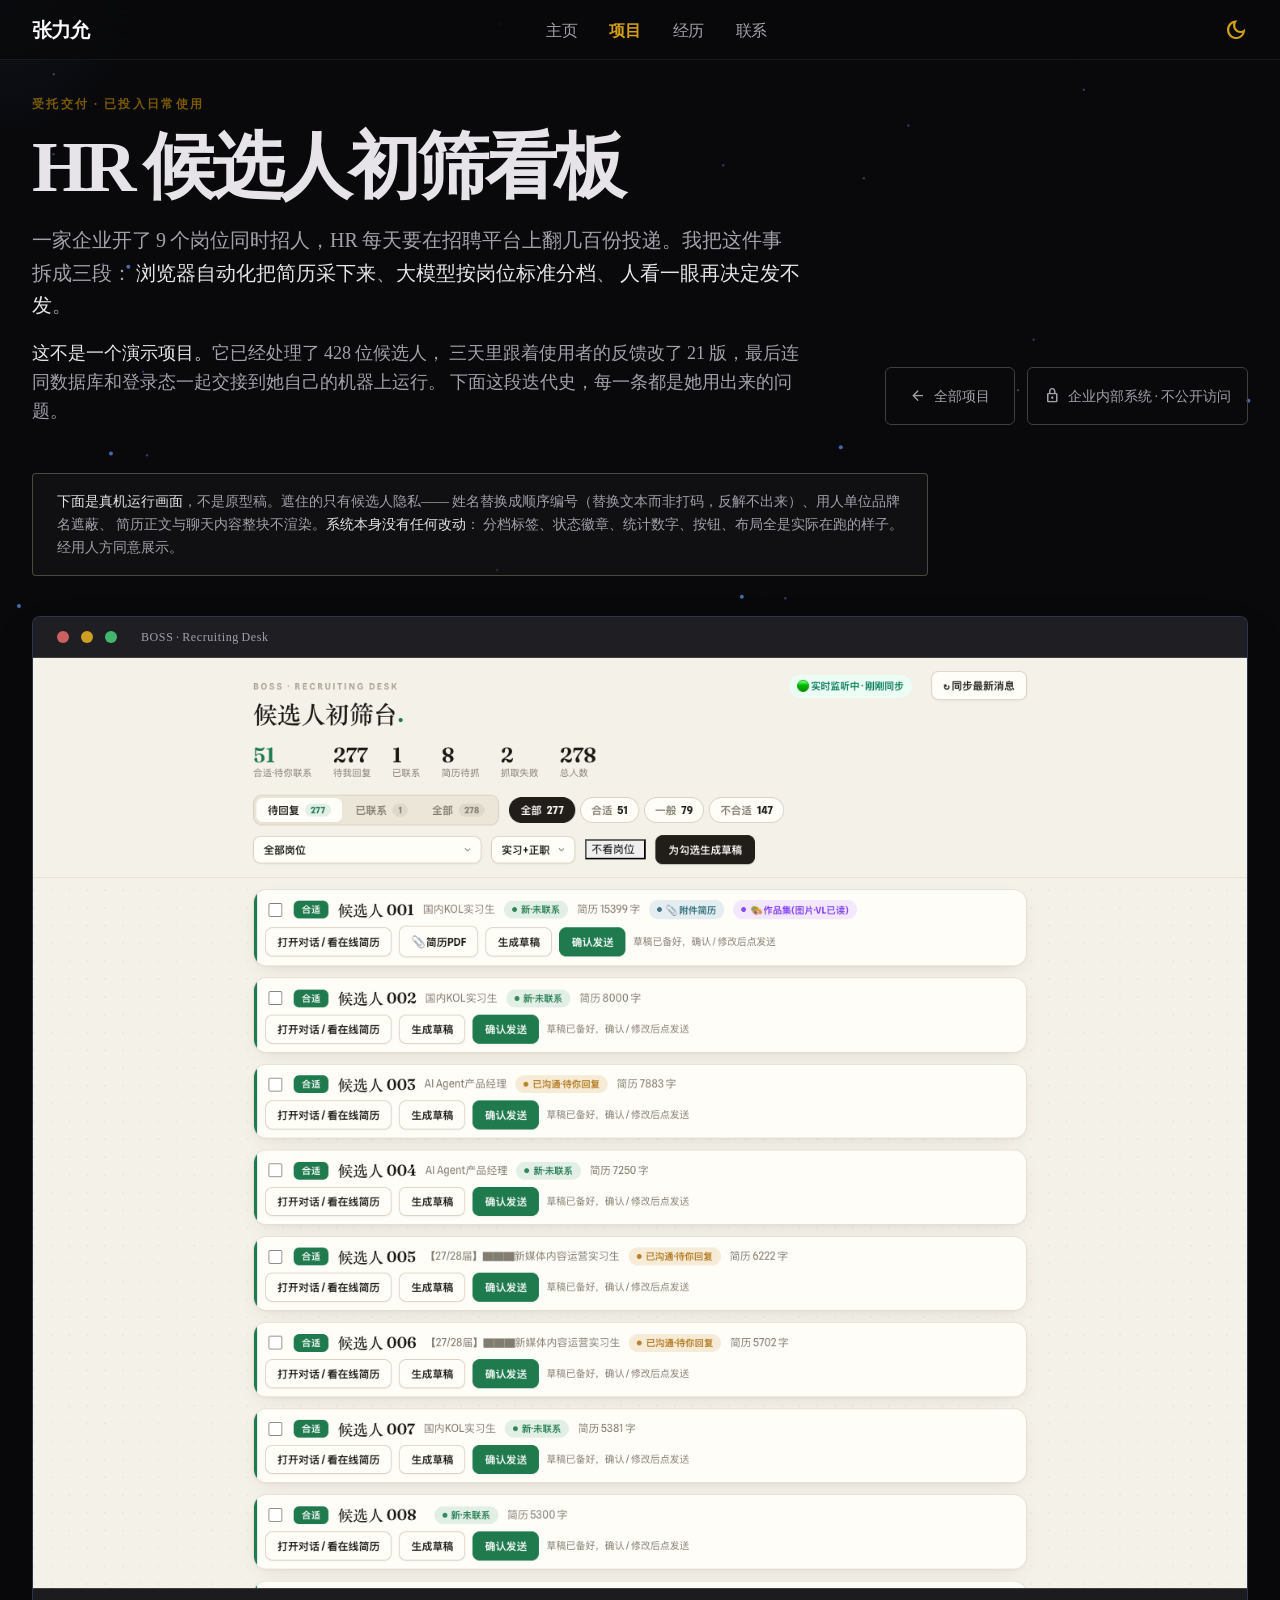
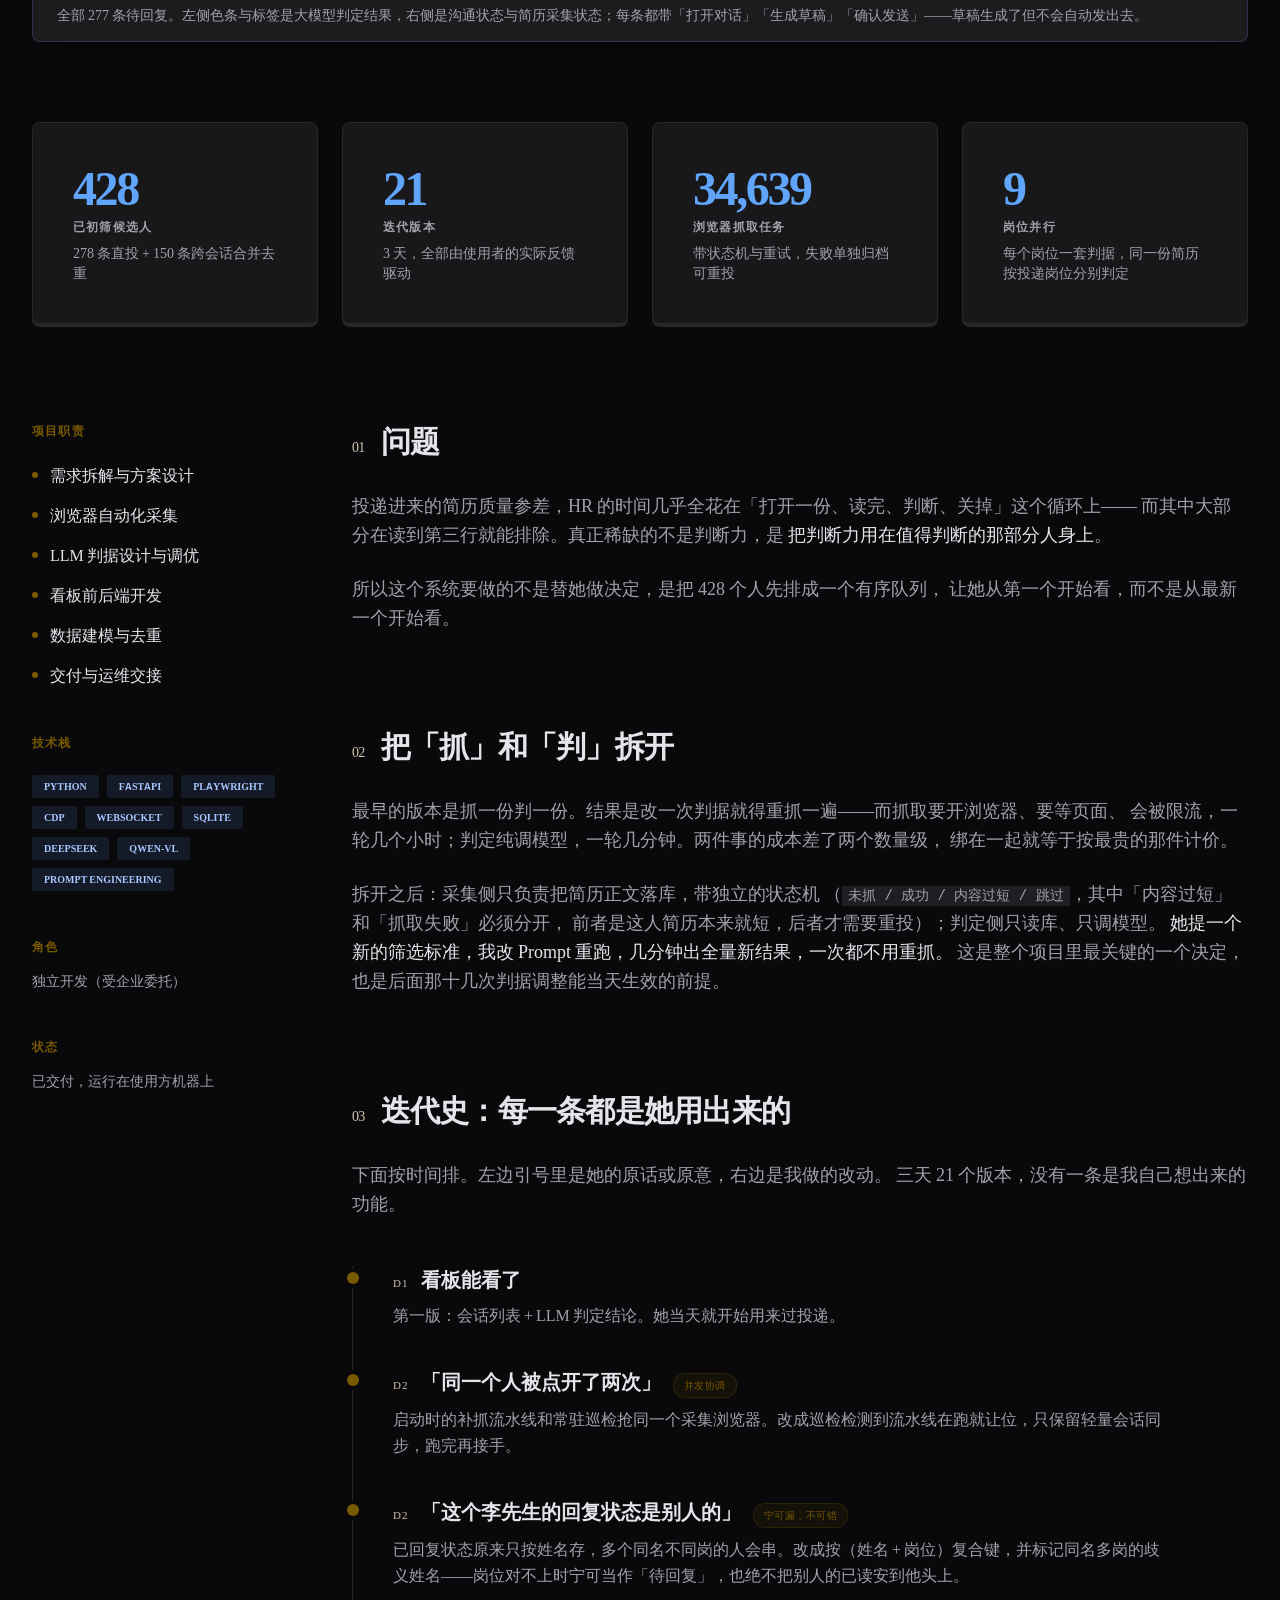
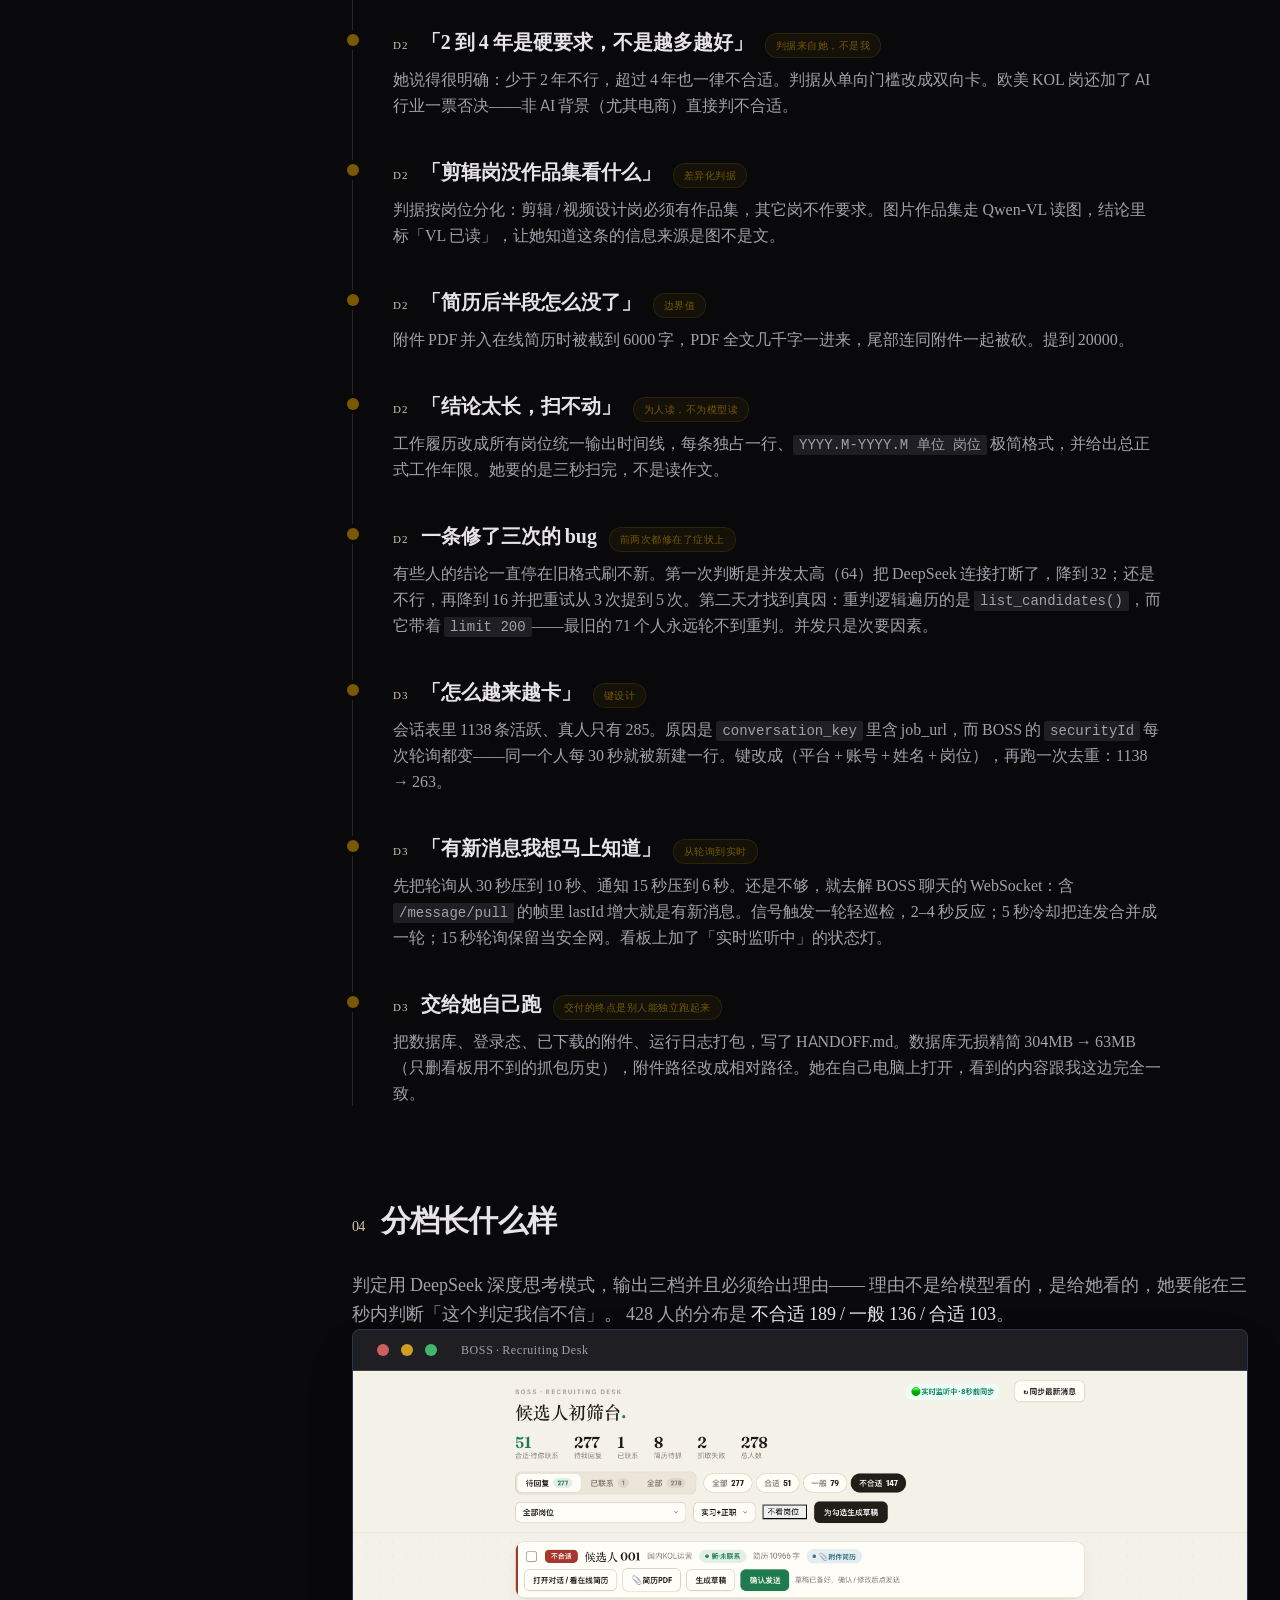
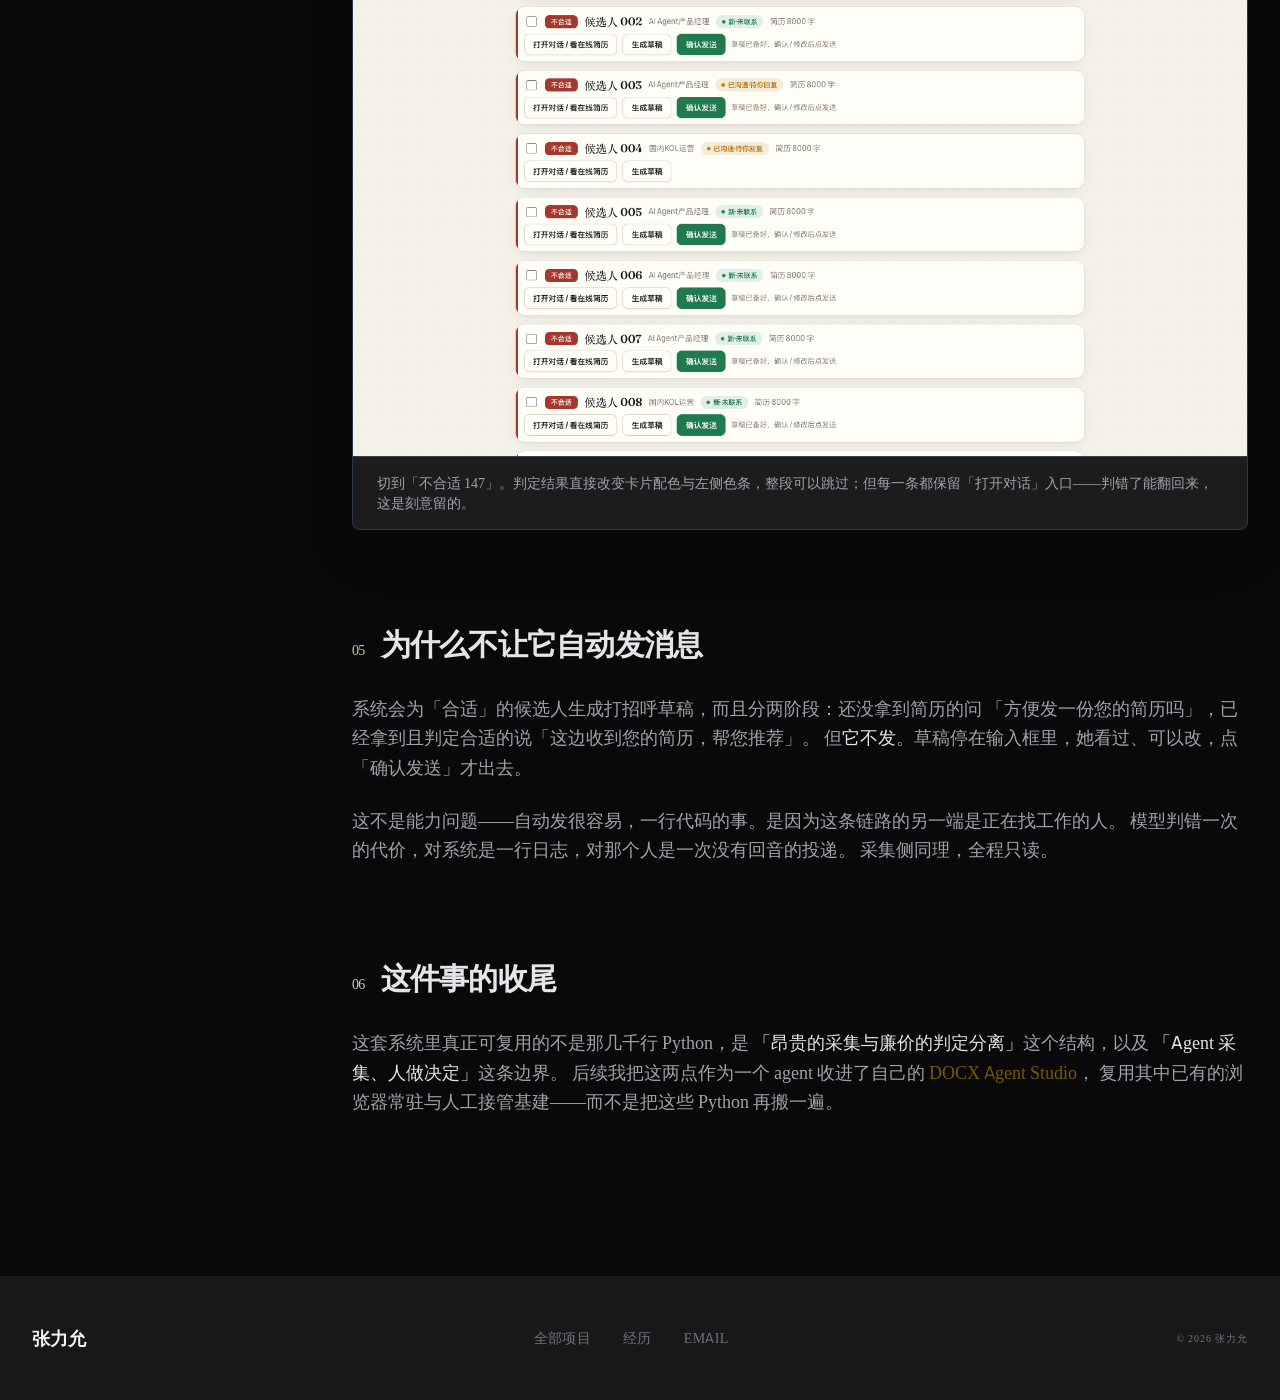
<file: projects/hr-board.html>
<!DOCTYPE html>
<!--
  文件定位：HR 候选人初筛看板详情页。简历 PDF 上的「系统实拍」链接指向这里。
  截图为真机画面，只对候选人隐私脱敏（姓名替换为编号、品牌名遮蔽、正文与消息不渲染），
  系统功能与布局未作任何修改。迭代史对应 HR-Boss-automation-work 仓库的真实提交。
-->
<html class="dark" lang="zh-CN">
<head>
<meta charset="utf-8"/>
<meta content="width=device-width, initial-scale=1.0" name="viewport"/>
<title>HR 候选人初筛看板 | 张力允</title>
<link href="../assets/fonts/fonts.css" rel="stylesheet"/>
<script src="../assets/vendor/tailwind.js"></script>
<script id="tailwind-config">
  tailwind.config = {
    darkMode: "class",
    theme: {
      extend: {
        colors: {
          "on-primary-fixed-variant": "#5c4300",
          "inverse-on-surface": "#f2f1ec",
          "secondary-fixed": "#ece1cc",
          "secondary-fixed-dim": "#cfc6b1",
          "surface-bright": "#fbf9f4",
          "surface-variant": "#e4e2dd",
          "surface-container-high": "#eae8e3",
          "surface-dim": "#dbdad5",
          "primary-container": "#d4a017",
          "on-primary-container": "#503a00",
          "error": "#ba1a1a",
          "on-background": "#1b1c19",
          "tertiary": "#77574c",
          "secondary-container": "#e9dfc9",
          "on-surface-variant": "#4f4634",
          "inverse-surface": "#30312e",
          "on-tertiary-fixed-variant": "#5d4035",
          "inverse-primary": "#f6be39",
          "background": "#fbf9f4",
          "error-container": "#ffdad6",
          "outline": "#817662",
          "outline-variant": "#d3c5ae",
          "on-tertiary-container": "#53372d",
          "on-error": "#ffffff",
          "tertiary-fixed": "#ffdbcf",
          "on-surface": "#1b1c19",
          "on-error-container": "#93000a",
          "surface-container-highest": "#e4e2dd",
          "surface-tint": "#795900",
          "on-tertiary": "#ffffff",
          "on-tertiary-fixed": "#2c160d",
          "tertiary-fixed-dim": "#e7bdaf",
          "surface-container": "#f0eee9",
          "on-secondary-container": "#696251",
          "surface": "#fbf9f4",
          "on-primary": "#ffffff",
          "primary-fixed-dim": "#f6be39",
          "on-primary-fixed": "#261a00",
          "secondary": "#655e4d",
          "on-secondary-fixed-variant": "#4d4636",
          "surface-container-low": "#f5f3ee",
          "primary-fixed": "#ffdfa0",
          "primary": "#795900",
          "on-secondary": "#ffffff",
          "tertiary-container": "#c7a092",
          "surface-container-lowest": "#ffffff",
          "on-secondary-fixed": "#201b0e"
        },
        fontFamily: {
          "headline": ["Manrope"],
          "body": ["Manrope"],
          "label": ["Manrope"]
        },
        borderRadius: {"DEFAULT": "0.125rem", "lg": "0.25rem", "xl": "0.5rem", "full": "0.75rem"},
        animation: {
          'neon-pulse': 'neon-pulse 2s cubic-bezier(0.4, 0, 0.6, 1) infinite',
        },
        keyframes: {
          'neon-pulse': {
            '0%, 100%': { boxShadow: '0 0 5px rgba(59, 130, 246, 0.5), 0 0 20px rgba(147, 51, 234, 0.3)' },
            '50%': { boxShadow: '0 0 15px rgba(59, 130, 246, 0.8), 0 0 40px rgba(147, 51, 234, 0.6)' },
          }
        }
      },
    },
  }
</script>
<style>
  .material-symbols-outlined {
    font-variation-settings: 'FILL' 0, 'wght' 400, 'GRAD' 0, 'opsz' 24;
    vertical-align: middle;
  }
  .glass-panel {
    background: rgba(251, 249, 244, 0.6);
    backdrop-filter: blur(20px);
    -webkit-backdrop-filter: blur(20px);
  }
  .dark .glass-panel {
    background: rgba(27, 28, 25, 0.6);
  }
  .text-gradient {
    background: linear-gradient(135deg, #795900 0%, #d4a017 100%);
    -webkit-background-clip: text;
    -webkit-text-fill-color: transparent;
  }

  /* ── 悬停发光效果 ── */
  .interactive-card {
    transition: all 0.4s cubic-bezier(0.23, 1, 0.32, 1);
    border: 1px solid transparent;
  }
  .interactive-card:hover {
    transform: translateY(-6px) scale(1.02);
    z-index: 10;
  }
  html:not(.dark) .interactive-card:hover {
    box-shadow: 0 20px 40px -10px rgba(121, 89, 0, 0.18),
                0 0 0 1px rgba(121, 89, 0, 0.08);
  }
  .dark .interactive-card:hover {
    border-color: rgba(59, 130, 246, 0.5) !important;
    animation: neon-pulse 2s infinite;
  }

  /* ── Canvas 彩蛋层 ── */
  canvas#bg-canvas {
    position: fixed;
    top: 0; left: 0;
    width: 100%; height: 100%;
    z-index: -1;
    pointer-events: none;
  }

  /* ── 暗色模式页面本体覆盖 ── */
  html.dark body                          { background-color: #09090b; color: #e7e4e9; }
  html.dark .bg-background                { background-color: #09090b !important; }
  html.dark .bg-surface-container-lowest  { background-color: #18181b !important; }
  html.dark .bg-surface-container-low     { background-color: #1c1c1f !important; }
  html.dark .bg-surface-container         { background-color: #1f1f23 !important; }
  html.dark .bg-surface-container-high    { background-color: #252529 !important; }
  html.dark .text-on-surface              { color: #e7e4e9 !important; }
  html.dark .text-on-surface-variant      { color: #a1a1aa !important; }
  html.dark .bg-secondary-container       { background-color: rgba(104,156,255,0.12) !important; }
  html.dark .text-on-secondary-container  { color: #a8c8ff !important; }
  html.dark .text-gradient {
    background: linear-gradient(135deg, #689cff 0%, #dfb7ff 100%);
    -webkit-background-clip: text;
    -webkit-text-fill-color: transparent;
  }

  /* ── 截图浏览器 mockup ── */
  .screenshot-frame {
    border: 1px solid transparent;
    transition: border-color 0.3s;
  }
  html:not(.dark) .screenshot-frame { border-color: rgba(121,89,0,0.15); }
  html.dark .screenshot-frame       { border-color: rgba(104,156,255,0.2); }
</style>
</head>
<body class="bg-background dark:bg-zinc-950 text-on-surface font-body selection:bg-primary-fixed selection:text-on-primary-fixed overflow-x-hidden">
<canvas id="bg-canvas"></canvas>
<header class="bg-[#fbf9f4]/80 dark:bg-zinc-950/80 backdrop-blur-xl fixed top-0 w-full z-50 shadow-[0px_20px_40px_rgba(27,28,25,0.04)] dark:shadow-none">
  <div class="flex justify-between items-center px-8 py-4 max-w-screen-2xl mx-auto font-headline antialiased tracking-tight">
    <a href="../index.html" class="text-xl font-bold tracking-tighter text-zinc-900 dark:text-zinc-50">张力允</a>
    <nav class="hidden md:flex items-center gap-8">
      <a class="text-zinc-600 dark:text-zinc-400 font-medium hover:text-[#795900] dark:hover:text-[#d4a017] transition-colors duration-300" href="../index.html">主页</a>
      <a class="text-[#795900] dark:text-[#d4a017] font-semibold" href="../projects.html">项目</a>
      <a class="text-zinc-600 dark:text-zinc-400 font-medium hover:text-[#795900] dark:hover:text-[#d4a017] transition-colors duration-300" href="../index.html#experience">经历</a>
      <a class="text-zinc-600 dark:text-zinc-400 font-medium hover:text-[#795900] dark:hover:text-[#d4a017] transition-colors duration-300" href="../index.html#contact">联系</a>
    </nav>
    <div class="flex items-center gap-4">
      <button class="material-symbols-outlined text-[#795900] dark:text-[#d4a017] active:scale-95 transition-transform" id="theme-toggle">dark_mode</button>
      <button class="material-symbols-outlined text-[#795900] dark:text-[#d4a017] active:scale-95 transition-transform md:hidden">menu</button>
    </div>
  </div>
  <div class="bg-[#f5f3ee] dark:bg-zinc-900 h-[1px] w-full absolute bottom-0"></div>
</header>
<main class="pt-24 pb-24 relative z-10">

  <!-- Hero -->
  <section class="px-8 max-w-screen-2xl mx-auto mb-20">
    <div class="flex flex-col md:flex-row md:items-end justify-between mb-12 gap-6">
      <div class="max-w-3xl">
        <span class="font-label text-xs uppercase tracking-[0.2em] text-primary font-bold mb-4 block">受托交付 · 已投入日常使用</span>
        <h1 class="text-5xl md:text-7xl font-extrabold tracking-tighter text-on-surface dark:text-zinc-50 mb-6">HR 候选人初筛看板</h1>
        <p class="text-xl text-on-surface-variant dark:text-zinc-400 leading-relaxed font-light mb-4">
          一家企业开了 9 个岗位同时招人，HR 每天要在招聘平台上翻几百份投递。我把这件事拆成三段：
          <strong class="font-medium text-on-surface dark:text-zinc-200">浏览器自动化把简历采下来</strong>、<strong class="font-medium text-on-surface dark:text-zinc-200">大模型按岗位标准分档</strong>、
          <strong class="font-medium text-on-surface dark:text-zinc-200">人看一眼再决定发不发</strong>。
        </p>
        <p class="text-lg text-on-surface-variant dark:text-zinc-400 leading-relaxed font-light">
          <strong class="font-medium text-on-surface dark:text-zinc-200">这不是一个演示项目。</strong>它已经处理了 428 位候选人，
          三天里跟着使用者的反馈改了 21 版，最后连同数据库和登录态一起交接到她自己的机器上运行。
          下面这段迭代史，每一条都是她用出来的问题。
        </p>
      </div>
      <div class="flex gap-3 flex-wrap">
        <a href="../projects.html" class="px-6 py-4 border border-outline-variant/40 rounded-md text-on-surface-variant text-sm font-medium dark:text-zinc-400 dark:border-zinc-700 flex items-center gap-2 hover:border-primary/50 transition-all">
          <span class="material-symbols-outlined text-base">arrow_back</span>全部项目
        </a>
        <span class="px-4 py-4 border border-outline-variant/40 rounded-md text-on-surface-variant text-sm font-medium dark:text-zinc-400 dark:border-zinc-700 flex items-center gap-2">
          <span class="material-symbols-outlined text-base">lock</span>企业内部系统 · 不公开访问
        </span>
      </div>
    </div>

    <div class="rounded-lg border border-outline-variant/30 bg-surface-container-low/50 dark:bg-zinc-900/50 px-6 py-4 mb-10 max-w-4xl">
      <p class="text-sm text-on-surface-variant dark:text-zinc-400 font-light leading-relaxed">
        <strong class="font-medium text-on-surface dark:text-zinc-200">下面是真机运行画面</strong>，不是原型稿。遮住的只有候选人隐私——
        姓名替换成顺序编号（替换文本而非打码，反解不出来）、用人单位品牌名遮蔽、
        简历正文与聊天内容整块不渲染。<strong class="font-medium text-on-surface dark:text-zinc-200">系统本身没有任何改动</strong>：
        分档标签、状态徽章、统计数字、按钮、布局全是实际在跑的样子。经用人方同意展示。
      </p>
    </div>

    
      <figure class="rounded-xl overflow-hidden screenshot-frame bg-surface-container-low dark:bg-zinc-900 shadow-2xl">
        <div class="bg-surface-container dark:bg-zinc-800 px-6 py-3 flex items-center gap-3 border-b border-outline-variant/20 dark:border-zinc-700">
          <span class="w-3 h-3 rounded-full bg-red-400/80"></span>
          <span class="w-3 h-3 rounded-full bg-amber-400/80"></span>
          <span class="w-3 h-3 rounded-full bg-green-400/80"></span>
          <span class="ml-3 text-xs font-label text-on-surface-variant dark:text-zinc-400 tracking-wider">BOSS · Recruiting Desk</span>
        </div>
        <img src="../assets/personal/hr-board-all.png" alt="候选人初筛看板列表（已脱敏）" class="w-full block" loading="lazy"/>
        <figcaption class="px-6 py-4 text-sm text-on-surface-variant dark:text-zinc-400 font-light border-t border-outline-variant/20 dark:border-zinc-700">全部 277 条待回复。左侧色条与标签是大模型判定结果，右侧是沟通状态与简历采集状态；每条都带「打开对话」「生成草稿」「确认发送」——草稿生成了但不会自动发出去。</figcaption>
      </figure>
  </section>

  <!-- Stats -->
  <section class="px-8 max-w-screen-2xl mx-auto mb-24">
    <div class="grid grid-cols-1 md:grid-cols-4 gap-6">
      
      <div class="interactive-card bg-surface-container-lowest dark:bg-zinc-900 p-10 rounded-xl flex flex-col justify-center border-b-4 border-primary/20 dark:border-zinc-800">
        <span class="text-5xl font-extrabold tracking-tighter text-primary dark:text-blue-400 mb-2">428</span>
        <p class="font-label text-xs uppercase tracking-widest text-on-surface-variant font-bold">已初筛候选人</p>
        <p class="text-sm text-on-surface-variant mt-2 font-light">278 条直投 + 150 条跨会话合并去重</p>
      </div>
      
      <div class="interactive-card bg-surface-container-lowest dark:bg-zinc-900 p-10 rounded-xl flex flex-col justify-center border-b-4 border-primary/20 dark:border-zinc-800">
        <span class="text-5xl font-extrabold tracking-tighter text-primary dark:text-blue-400 mb-2">21</span>
        <p class="font-label text-xs uppercase tracking-widest text-on-surface-variant font-bold">迭代版本</p>
        <p class="text-sm text-on-surface-variant mt-2 font-light">3 天，全部由使用者的实际反馈驱动</p>
      </div>
      
      <div class="interactive-card bg-surface-container-lowest dark:bg-zinc-900 p-10 rounded-xl flex flex-col justify-center border-b-4 border-primary/20 dark:border-zinc-800">
        <span class="text-5xl font-extrabold tracking-tighter text-primary dark:text-blue-400 mb-2">34,639</span>
        <p class="font-label text-xs uppercase tracking-widest text-on-surface-variant font-bold">浏览器抓取任务</p>
        <p class="text-sm text-on-surface-variant mt-2 font-light">带状态机与重试，失败单独归档可重投</p>
      </div>
      
      <div class="interactive-card bg-surface-container-lowest dark:bg-zinc-900 p-10 rounded-xl flex flex-col justify-center border-b-4 border-primary/20 dark:border-zinc-800">
        <span class="text-5xl font-extrabold tracking-tighter text-primary dark:text-blue-400 mb-2">9</span>
        <p class="font-label text-xs uppercase tracking-widest text-on-surface-variant font-bold">岗位并行</p>
        <p class="text-sm text-on-surface-variant mt-2 font-light">每个岗位一套判据，同一份简历按投递岗位分别判定</p>
      </div>
    </div>
  </section>

  <section class="px-8 max-w-screen-2xl mx-auto grid grid-cols-1 lg:grid-cols-12 gap-16">

    <aside class="lg:col-span-3">
      <div class="sticky top-32 space-y-12">
        <div>
          <h4 class="font-label text-xs uppercase tracking-widest text-primary font-bold mb-6">项目职责</h4>
          <ul class="space-y-4 text-on-surface dark:text-zinc-300 font-medium">
            <li class="flex items-center gap-3"><span class="w-1.5 h-1.5 rounded-full bg-primary flex-shrink-0"></span>需求拆解与方案设计</li><li class="flex items-center gap-3"><span class="w-1.5 h-1.5 rounded-full bg-primary flex-shrink-0"></span>浏览器自动化采集</li><li class="flex items-center gap-3"><span class="w-1.5 h-1.5 rounded-full bg-primary flex-shrink-0"></span>LLM 判据设计与调优</li><li class="flex items-center gap-3"><span class="w-1.5 h-1.5 rounded-full bg-primary flex-shrink-0"></span>看板前后端开发</li><li class="flex items-center gap-3"><span class="w-1.5 h-1.5 rounded-full bg-primary flex-shrink-0"></span>数据建模与去重</li><li class="flex items-center gap-3"><span class="w-1.5 h-1.5 rounded-full bg-primary flex-shrink-0"></span>交付与运维交接</li>
          </ul>
        </div>
        <div>
          <h4 class="font-label text-xs uppercase tracking-widest text-primary font-bold mb-6">技术栈</h4>
          <div class="flex flex-wrap gap-2">
            <span class="px-3 py-1 bg-secondary-container dark:bg-zinc-800 text-on-secondary-container dark:text-zinc-300 text-[10px] font-bold uppercase rounded-sm">Python</span><span class="px-3 py-1 bg-secondary-container dark:bg-zinc-800 text-on-secondary-container dark:text-zinc-300 text-[10px] font-bold uppercase rounded-sm">FastAPI</span><span class="px-3 py-1 bg-secondary-container dark:bg-zinc-800 text-on-secondary-container dark:text-zinc-300 text-[10px] font-bold uppercase rounded-sm">Playwright</span><span class="px-3 py-1 bg-secondary-container dark:bg-zinc-800 text-on-secondary-container dark:text-zinc-300 text-[10px] font-bold uppercase rounded-sm">CDP</span><span class="px-3 py-1 bg-secondary-container dark:bg-zinc-800 text-on-secondary-container dark:text-zinc-300 text-[10px] font-bold uppercase rounded-sm">WebSocket</span><span class="px-3 py-1 bg-secondary-container dark:bg-zinc-800 text-on-secondary-container dark:text-zinc-300 text-[10px] font-bold uppercase rounded-sm">SQLite</span><span class="px-3 py-1 bg-secondary-container dark:bg-zinc-800 text-on-secondary-container dark:text-zinc-300 text-[10px] font-bold uppercase rounded-sm">DeepSeek</span><span class="px-3 py-1 bg-secondary-container dark:bg-zinc-800 text-on-secondary-container dark:text-zinc-300 text-[10px] font-bold uppercase rounded-sm">Qwen-VL</span><span class="px-3 py-1 bg-secondary-container dark:bg-zinc-800 text-on-secondary-container dark:text-zinc-300 text-[10px] font-bold uppercase rounded-sm">Prompt Engineering</span>
          </div>
        </div>
        <div>
          <h4 class="font-label text-xs uppercase tracking-widest text-primary font-bold mb-4">角色</h4>
          <p class="text-on-surface-variant dark:text-zinc-400 text-sm">独立开发（受企业委托）</p>
        </div>
        <div>
          <h4 class="font-label text-xs uppercase tracking-widest text-primary font-bold mb-4">状态</h4>
          <p class="text-on-surface-variant dark:text-zinc-400 text-sm">已交付，运行在使用方机器上</p>
        </div>
      </div>
    </aside>

    <div class="lg:col-span-9 space-y-24">

      <div>
        <h2 class="text-3xl font-bold tracking-tight mb-8 flex items-baseline gap-4 text-on-surface dark:text-zinc-100"><span class="text-sm font-light text-outline-variant">01</span>问题</h2>
        <div class="space-y-6 text-lg text-on-surface-variant dark:text-zinc-400 leading-relaxed max-w-4xl">
          <p>
            投递进来的简历质量参差，HR 的时间几乎全花在「打开一份、读完、判断、关掉」这个循环上——
            而其中大部分在读到第三行就能排除。真正稀缺的不是判断力，是
            <strong class="font-medium text-on-surface dark:text-zinc-200">把判断力用在值得判断的那部分人身上</strong>。
          </p>
          <p>
            所以这个系统要做的不是替她做决定，是把 428 个人先排成一个有序队列，
            让她从第一个开始看，而不是从最新一个开始看。
          </p>
        </div>
      </div>

      <div>
        <h2 class="text-3xl font-bold tracking-tight mb-8 flex items-baseline gap-4 text-on-surface dark:text-zinc-100"><span class="text-sm font-light text-outline-variant">02</span>把「抓」和「判」拆开</h2>
        <div class="space-y-6 text-lg text-on-surface-variant dark:text-zinc-400 leading-relaxed max-w-4xl">
          <p>
            最早的版本是抓一份判一份。结果是改一次判据就得重抓一遍——而抓取要开浏览器、要等页面、
            会被限流，一轮几个小时；判定纯调模型，一轮几分钟。两件事的成本差了两个数量级，
            绑在一起就等于按最贵的那件计价。
          </p>
          <p>
            拆开之后：采集侧只负责把简历正文落库，带独立的状态机
            （<code class="text-sm px-1.5 py-0.5 rounded bg-surface-container dark:bg-zinc-800">未抓 / 成功 / 内容过短 / 跳过</code>，其中「内容过短」和「抓取失败」必须分开，
            前者是这人简历本来就短，后者才需要重投）；判定侧只读库、只调模型。
            <strong class="font-medium text-on-surface dark:text-zinc-200">她提一个新的筛选标准，我改 Prompt 重跑，几分钟出全量新结果，一次都不用重抓。</strong>
            这是整个项目里最关键的一个决定，也是后面那十几次判据调整能当天生效的前提。
          </p>
        </div>
      </div>

      <div>
        <h2 class="text-3xl font-bold tracking-tight mb-8 flex items-baseline gap-4 text-on-surface dark:text-zinc-100"><span class="text-sm font-light text-outline-variant">03</span>迭代史：每一条都是她用出来的</h2>
        <p class="text-lg text-on-surface-variant dark:text-zinc-400 leading-relaxed max-w-4xl mb-12">
          下面按时间排。左边引号里是她的原话或原意，右边是我做的改动。
          三天 21 个版本，没有一条是我自己想出来的功能。
        </p>
        <div class="max-w-4xl">
          
        <div class="relative pl-10 pb-10 border-l border-outline-variant/25 dark:border-zinc-800 last:border-l-transparent last:pb-0">
          <span class="absolute -left-[6px] top-1.5 w-3 h-3 rounded-full bg-primary ring-4 ring-background dark:ring-zinc-950"></span>
          <div class="flex items-baseline gap-3 mb-2 flex-wrap">
            <span class="font-label text-[11px] uppercase tracking-widest text-outline-variant flex-shrink-0">D1</span>
            <h3 class="text-xl font-bold text-on-surface dark:text-zinc-100">看板能看了</h3>
            
          </div>
          <p class="text-on-surface-variant dark:text-zinc-400 leading-relaxed max-w-3xl">第一版：会话列表 + LLM 判定结论。她当天就开始用来过投递。</p>
        </div>
        <div class="relative pl-10 pb-10 border-l border-outline-variant/25 dark:border-zinc-800 last:border-l-transparent last:pb-0">
          <span class="absolute -left-[6px] top-1.5 w-3 h-3 rounded-full bg-primary ring-4 ring-background dark:ring-zinc-950"></span>
          <div class="flex items-baseline gap-3 mb-2 flex-wrap">
            <span class="font-label text-[11px] uppercase tracking-widest text-outline-variant flex-shrink-0">D2</span>
            <h3 class="text-xl font-bold text-on-surface dark:text-zinc-100">「同一个人被点开了两次」</h3>
            <span class="px-2.5 py-1 rounded-full bg-primary/10 border border-primary/25 text-[10px] font-label uppercase tracking-wider text-primary flex-shrink-0">并发协调</span>
          </div>
          <p class="text-on-surface-variant dark:text-zinc-400 leading-relaxed max-w-3xl">启动时的补抓流水线和常驻巡检抢同一个采集浏览器。改成巡检检测到流水线在跑就让位，只保留轻量会话同步，跑完再接手。</p>
        </div>
        <div class="relative pl-10 pb-10 border-l border-outline-variant/25 dark:border-zinc-800 last:border-l-transparent last:pb-0">
          <span class="absolute -left-[6px] top-1.5 w-3 h-3 rounded-full bg-primary ring-4 ring-background dark:ring-zinc-950"></span>
          <div class="flex items-baseline gap-3 mb-2 flex-wrap">
            <span class="font-label text-[11px] uppercase tracking-widest text-outline-variant flex-shrink-0">D2</span>
            <h3 class="text-xl font-bold text-on-surface dark:text-zinc-100">「这个李先生的回复状态是别人的」</h3>
            <span class="px-2.5 py-1 rounded-full bg-primary/10 border border-primary/25 text-[10px] font-label uppercase tracking-wider text-primary flex-shrink-0">宁可漏，不可错</span>
          </div>
          <p class="text-on-surface-variant dark:text-zinc-400 leading-relaxed max-w-3xl">已回复状态原来只按姓名存，多个同名不同岗的人会串。改成按（姓名 + 岗位）复合键，并标记同名多岗的歧义姓名——岗位对不上时宁可当作「待回复」，也绝不把别人的已读安到他头上。</p>
        </div>
        <div class="relative pl-10 pb-10 border-l border-outline-variant/25 dark:border-zinc-800 last:border-l-transparent last:pb-0">
          <span class="absolute -left-[6px] top-1.5 w-3 h-3 rounded-full bg-primary ring-4 ring-background dark:ring-zinc-950"></span>
          <div class="flex items-baseline gap-3 mb-2 flex-wrap">
            <span class="font-label text-[11px] uppercase tracking-widest text-outline-variant flex-shrink-0">D2</span>
            <h3 class="text-xl font-bold text-on-surface dark:text-zinc-100">「2 到 4 年是硬要求，不是越多越好」</h3>
            <span class="px-2.5 py-1 rounded-full bg-primary/10 border border-primary/25 text-[10px] font-label uppercase tracking-wider text-primary flex-shrink-0">判据来自她，不是我</span>
          </div>
          <p class="text-on-surface-variant dark:text-zinc-400 leading-relaxed max-w-3xl">她说得很明确：少于 2 年不行，超过 4 年也一律不合适。判据从单向门槛改成双向卡。欧美 KOL 岗还加了 AI 行业一票否决——非 AI 背景（尤其电商）直接判不合适。</p>
        </div>
        <div class="relative pl-10 pb-10 border-l border-outline-variant/25 dark:border-zinc-800 last:border-l-transparent last:pb-0">
          <span class="absolute -left-[6px] top-1.5 w-3 h-3 rounded-full bg-primary ring-4 ring-background dark:ring-zinc-950"></span>
          <div class="flex items-baseline gap-3 mb-2 flex-wrap">
            <span class="font-label text-[11px] uppercase tracking-widest text-outline-variant flex-shrink-0">D2</span>
            <h3 class="text-xl font-bold text-on-surface dark:text-zinc-100">「剪辑岗没作品集看什么」</h3>
            <span class="px-2.5 py-1 rounded-full bg-primary/10 border border-primary/25 text-[10px] font-label uppercase tracking-wider text-primary flex-shrink-0">差异化判据</span>
          </div>
          <p class="text-on-surface-variant dark:text-zinc-400 leading-relaxed max-w-3xl">判据按岗位分化：剪辑 / 视频设计岗必须有作品集，其它岗不作要求。图片作品集走 Qwen-VL 读图，结论里标「VL 已读」，让她知道这条的信息来源是图不是文。</p>
        </div>
        <div class="relative pl-10 pb-10 border-l border-outline-variant/25 dark:border-zinc-800 last:border-l-transparent last:pb-0">
          <span class="absolute -left-[6px] top-1.5 w-3 h-3 rounded-full bg-primary ring-4 ring-background dark:ring-zinc-950"></span>
          <div class="flex items-baseline gap-3 mb-2 flex-wrap">
            <span class="font-label text-[11px] uppercase tracking-widest text-outline-variant flex-shrink-0">D2</span>
            <h3 class="text-xl font-bold text-on-surface dark:text-zinc-100">「简历后半段怎么没了」</h3>
            <span class="px-2.5 py-1 rounded-full bg-primary/10 border border-primary/25 text-[10px] font-label uppercase tracking-wider text-primary flex-shrink-0">边界值</span>
          </div>
          <p class="text-on-surface-variant dark:text-zinc-400 leading-relaxed max-w-3xl">附件 PDF 并入在线简历时被截到 6000 字，PDF 全文几千字一进来，尾部连同附件一起被砍。提到 20000。</p>
        </div>
        <div class="relative pl-10 pb-10 border-l border-outline-variant/25 dark:border-zinc-800 last:border-l-transparent last:pb-0">
          <span class="absolute -left-[6px] top-1.5 w-3 h-3 rounded-full bg-primary ring-4 ring-background dark:ring-zinc-950"></span>
          <div class="flex items-baseline gap-3 mb-2 flex-wrap">
            <span class="font-label text-[11px] uppercase tracking-widest text-outline-variant flex-shrink-0">D2</span>
            <h3 class="text-xl font-bold text-on-surface dark:text-zinc-100">「结论太长，扫不动」</h3>
            <span class="px-2.5 py-1 rounded-full bg-primary/10 border border-primary/25 text-[10px] font-label uppercase tracking-wider text-primary flex-shrink-0">为人读，不为模型读</span>
          </div>
          <p class="text-on-surface-variant dark:text-zinc-400 leading-relaxed max-w-3xl">工作履历改成所有岗位统一输出时间线，每条独占一行、<code class="text-sm px-1.5 py-0.5 rounded bg-surface-container dark:bg-zinc-800">YYYY.M-YYYY.M 单位 岗位</code> 极简格式，并给出总正式工作年限。她要的是三秒扫完，不是读作文。</p>
        </div>
        <div class="relative pl-10 pb-10 border-l border-outline-variant/25 dark:border-zinc-800 last:border-l-transparent last:pb-0">
          <span class="absolute -left-[6px] top-1.5 w-3 h-3 rounded-full bg-primary ring-4 ring-background dark:ring-zinc-950"></span>
          <div class="flex items-baseline gap-3 mb-2 flex-wrap">
            <span class="font-label text-[11px] uppercase tracking-widest text-outline-variant flex-shrink-0">D2</span>
            <h3 class="text-xl font-bold text-on-surface dark:text-zinc-100">一条修了三次的 bug</h3>
            <span class="px-2.5 py-1 rounded-full bg-primary/10 border border-primary/25 text-[10px] font-label uppercase tracking-wider text-primary flex-shrink-0">前两次都修在了症状上</span>
          </div>
          <p class="text-on-surface-variant dark:text-zinc-400 leading-relaxed max-w-3xl">有些人的结论一直停在旧格式刷不新。第一次判断是并发太高（64）把 DeepSeek 连接打断了，降到 32；还是不行，再降到 16 并把重试从 3 次提到 5 次。第二天才找到真因：重判逻辑遍历的是 <code class="text-sm px-1.5 py-0.5 rounded bg-surface-container dark:bg-zinc-800">list_candidates()</code>，而它带着 <code class="text-sm px-1.5 py-0.5 rounded bg-surface-container dark:bg-zinc-800">limit 200</code>——最旧的 71 个人永远轮不到重判。并发只是次要因素。</p>
        </div>
        <div class="relative pl-10 pb-10 border-l border-outline-variant/25 dark:border-zinc-800 last:border-l-transparent last:pb-0">
          <span class="absolute -left-[6px] top-1.5 w-3 h-3 rounded-full bg-primary ring-4 ring-background dark:ring-zinc-950"></span>
          <div class="flex items-baseline gap-3 mb-2 flex-wrap">
            <span class="font-label text-[11px] uppercase tracking-widest text-outline-variant flex-shrink-0">D3</span>
            <h3 class="text-xl font-bold text-on-surface dark:text-zinc-100">「怎么越来越卡」</h3>
            <span class="px-2.5 py-1 rounded-full bg-primary/10 border border-primary/25 text-[10px] font-label uppercase tracking-wider text-primary flex-shrink-0">键设计</span>
          </div>
          <p class="text-on-surface-variant dark:text-zinc-400 leading-relaxed max-w-3xl">会话表里 1138 条活跃、真人只有 285。原因是 <code class="text-sm px-1.5 py-0.5 rounded bg-surface-container dark:bg-zinc-800">conversation_key</code> 里含 job_url，而 BOSS 的 <code class="text-sm px-1.5 py-0.5 rounded bg-surface-container dark:bg-zinc-800">securityId</code> 每次轮询都变——同一个人每 30 秒就被新建一行。键改成（平台 + 账号 + 姓名 + 岗位），再跑一次去重：1138 → 263。</p>
        </div>
        <div class="relative pl-10 pb-10 border-l border-outline-variant/25 dark:border-zinc-800 last:border-l-transparent last:pb-0">
          <span class="absolute -left-[6px] top-1.5 w-3 h-3 rounded-full bg-primary ring-4 ring-background dark:ring-zinc-950"></span>
          <div class="flex items-baseline gap-3 mb-2 flex-wrap">
            <span class="font-label text-[11px] uppercase tracking-widest text-outline-variant flex-shrink-0">D3</span>
            <h3 class="text-xl font-bold text-on-surface dark:text-zinc-100">「有新消息我想马上知道」</h3>
            <span class="px-2.5 py-1 rounded-full bg-primary/10 border border-primary/25 text-[10px] font-label uppercase tracking-wider text-primary flex-shrink-0">从轮询到实时</span>
          </div>
          <p class="text-on-surface-variant dark:text-zinc-400 leading-relaxed max-w-3xl">先把轮询从 30 秒压到 10 秒、通知 15 秒压到 6 秒。还是不够，就去解 BOSS 聊天的 WebSocket：含 <code class="text-sm px-1.5 py-0.5 rounded bg-surface-container dark:bg-zinc-800">/message/pull</code> 的帧里 lastId 增大就是有新消息。信号触发一轮轻巡检，2–4 秒反应；5 秒冷却把连发合并成一轮；15 秒轮询保留当安全网。看板上加了「实时监听中」的状态灯。</p>
        </div>
        <div class="relative pl-10 pb-10 border-l border-outline-variant/25 dark:border-zinc-800 last:border-l-transparent last:pb-0">
          <span class="absolute -left-[6px] top-1.5 w-3 h-3 rounded-full bg-primary ring-4 ring-background dark:ring-zinc-950"></span>
          <div class="flex items-baseline gap-3 mb-2 flex-wrap">
            <span class="font-label text-[11px] uppercase tracking-widest text-outline-variant flex-shrink-0">D3</span>
            <h3 class="text-xl font-bold text-on-surface dark:text-zinc-100">交给她自己跑</h3>
            <span class="px-2.5 py-1 rounded-full bg-primary/10 border border-primary/25 text-[10px] font-label uppercase tracking-wider text-primary flex-shrink-0">交付的终点是别人能独立跑起来</span>
          </div>
          <p class="text-on-surface-variant dark:text-zinc-400 leading-relaxed max-w-3xl">把数据库、登录态、已下载的附件、运行日志打包，写了 HANDOFF.md。数据库无损精简 304MB → 63MB（只删看板用不到的抓包历史），附件路径改成相对路径。她在自己电脑上打开，看到的内容跟我这边完全一致。</p>
        </div>
        </div>
      </div>

      <div>
        <h2 class="text-3xl font-bold tracking-tight mb-8 flex items-baseline gap-4 text-on-surface dark:text-zinc-100"><span class="text-sm font-light text-outline-variant">04</span>分档长什么样</h2>
        <div class="space-y-6 text-lg text-on-surface-variant dark:text-zinc-400 leading-relaxed max-w-4xl">
          <p>
            判定用 DeepSeek 深度思考模式，输出三档并且必须给出理由——
            理由不是给模型看的，是给她看的，她要能在三秒内判断「这个判定我信不信」。
            428 人的分布是 <strong class="font-medium text-on-surface dark:text-zinc-200">不合适 189 / 一般 136 / 合适 103</strong>。
          </p>
        </div>
        
      <figure class="rounded-xl overflow-hidden screenshot-frame bg-surface-container-low dark:bg-zinc-900 shadow-2xl">
        <div class="bg-surface-container dark:bg-zinc-800 px-6 py-3 flex items-center gap-3 border-b border-outline-variant/20 dark:border-zinc-700">
          <span class="w-3 h-3 rounded-full bg-red-400/80"></span>
          <span class="w-3 h-3 rounded-full bg-amber-400/80"></span>
          <span class="w-3 h-3 rounded-full bg-green-400/80"></span>
          <span class="ml-3 text-xs font-label text-on-surface-variant dark:text-zinc-400 tracking-wider">BOSS · Recruiting Desk</span>
        </div>
        <img src="../assets/personal/hr-board-reject.png" alt="不合适分档视图（已脱敏）" class="w-full block" loading="lazy"/>
        <figcaption class="px-6 py-4 text-sm text-on-surface-variant dark:text-zinc-400 font-light border-t border-outline-variant/20 dark:border-zinc-700">切到「不合适 147」。判定结果直接改变卡片配色与左侧色条，整段可以跳过；但每一条都保留「打开对话」入口——判错了能翻回来，这是刻意留的。</figcaption>
      </figure>
      </div>

      <div>
        <h2 class="text-3xl font-bold tracking-tight mb-8 flex items-baseline gap-4 text-on-surface dark:text-zinc-100"><span class="text-sm font-light text-outline-variant">05</span>为什么不让它自动发消息</h2>
        <div class="space-y-6 text-lg text-on-surface-variant dark:text-zinc-400 leading-relaxed max-w-4xl">
          <p>
            系统会为「合适」的候选人生成打招呼草稿，而且分两阶段：还没拿到简历的问
            「方便发一份您的简历吗」，已经拿到且判定合适的说「这边收到您的简历，帮您推荐」。
            但<strong class="font-medium text-on-surface dark:text-zinc-200">它不发</strong>。草稿停在输入框里，她看过、可以改，点「确认发送」才出去。
          </p>
          <p>
            这不是能力问题——自动发很容易，一行代码的事。是因为这条链路的另一端是正在找工作的人。
            模型判错一次的代价，对系统是一行日志，对那个人是一次没有回音的投递。
            采集侧同理，全程只读。
          </p>
        </div>
      </div>

      <div>
        <h2 class="text-3xl font-bold tracking-tight mb-8 flex items-baseline gap-4 text-on-surface dark:text-zinc-100"><span class="text-sm font-light text-outline-variant">06</span>这件事的收尾</h2>
        <div class="space-y-6 text-lg text-on-surface-variant dark:text-zinc-400 leading-relaxed max-w-4xl">
          <p>
            这套系统里真正可复用的不是那几千行 Python，是
            <strong class="font-medium text-on-surface dark:text-zinc-200">「昂贵的采集与廉价的判定分离」</strong>这个结构，以及
            <strong class="font-medium text-on-surface dark:text-zinc-200">「Agent 采集、人做决定」</strong>这条边界。
            后续我把这两点作为一个 agent 收进了自己的
            <a href="../index.html" class="text-primary hover:underline underline-offset-4">DOCX Agent Studio</a>，
            复用其中已有的浏览器常驻与人工接管基建——而不是把这些 Python 再搬一遍。
          </p>
        </div>
      </div>

    </div>
  </section>
</main>
<footer class="bg-[#f5f3ee] dark:bg-zinc-900 w-full py-12 px-8 relative z-10 mt-16">
  <div class="max-w-screen-2xl mx-auto flex flex-col md:flex-row justify-between items-center gap-6">
    <a href="../index.html" class="text-lg font-black text-zinc-900 dark:text-zinc-100">张力允</a>
    <div class="flex flex-wrap justify-center gap-8 text-sm tracking-wide uppercase">
      <a class="text-zinc-500 hover:text-[#795900] dark:hover:text-[#d4a017] underline-offset-4 hover:underline transition-all duration-200" href="../projects.html">全部项目</a>
      <a class="text-zinc-500 hover:text-[#795900] dark:hover:text-[#d4a017] underline-offset-4 hover:underline transition-all duration-200" href="../index.html#experience">经历</a>
      <a class="text-zinc-500 hover:text-[#795900] dark:hover:text-[#d4a017] underline-offset-4 hover:underline transition-all duration-200" href="mailto:liyunzhang2023@163.com">Email</a>
    </div>
    <p class="text-zinc-500 text-[10px] tracking-widest uppercase">© 2026 张力允</p>
  </div>
</footer>
<script>
  // ── AI 实证研究专属彩蛋：星座图 + 项目关键词发光 ──
  const canvas = document.getElementById('bg-canvas');
  const ctx = canvas.getContext('2d');
  let W, H, mx = 0, my = 0, tmx = 0, tmy = 0;
  const skills = ['FastAPI','PostgreSQL','SEM','LLM','DeepSeek','Gemini','Prisma','Next.js','构念','实证','JWT'];
  let nodes = [];

  function resize() {
    W = canvas.width = window.innerWidth;
    H = canvas.height = window.innerHeight;
    nodes = skills.concat(Array.from({length:25},()=>'')).map((label, i) => ({
      x: Math.random() * W, y: Math.random() * H,
      vx: (Math.random()-.5)*.3, vy: (Math.random()-.5)*.3,
      r: label ? 2 : 1.2,
      label,
      opacity: label ? .65 : .35,
    }));
  }
  resize();
  window.addEventListener('resize', resize);
  window.addEventListener('mousemove', e => { tmx = e.clientX; tmy = e.clientY; });

  function draw() {
    ctx.clearRect(0,0,W,H);
    mx += (tmx-mx)*.06; my += (tmy-my)*.06;
    const dark = document.documentElement.classList.contains('dark');
    const rgb = dark ? '104,156,255' : '212,160,23';
    const textRgb = dark ? '142,179,255' : '121,89,0';

    nodes.forEach((n,i) => {
      n.x = (n.x+n.vx+W)%W; n.y = (n.y+n.vy+H)%H;
      const dx=mx-n.x, dy=my-n.y, d=Math.hypot(dx,dy);
      if(d<180){ const f=(1-d/180)*.25; n.x-=dx*f*.025; n.y-=dy*f*.025; }

      ctx.beginPath(); ctx.arc(n.x,n.y,n.r,0,Math.PI*2);
      ctx.fillStyle=`rgba(${rgb},${n.opacity})`;
      ctx.fill();

      if(n.label && d<250){
        ctx.font='11px Manrope, Inter, sans-serif';
        ctx.fillStyle=`rgba(${textRgb},${.6*(1-d/250)})`;
        ctx.fillText(n.label, n.x+6, n.y-4);
      }

      for(let j=i+1;j<nodes.length;j++){
        const m=nodes[j], dd=Math.hypot(n.x-m.x,n.y-m.y);
        if(dd<100){ ctx.beginPath(); ctx.moveTo(n.x,n.y); ctx.lineTo(m.x,m.y);
          ctx.strokeStyle=`rgba(${rgb},${.055*(1-dd/100)})`; ctx.lineWidth=.6; ctx.stroke(); }
      }
    });

    const g=ctx.createRadialGradient(mx,my,0,mx,my, dark ? 150 : 300);
    if (dark) { g.addColorStop(0,'rgba(104,156,255,.07)'); g.addColorStop(1,'rgba(104,156,255,0)'); }
    else { g.addColorStop(0,'rgba(212,160,23,.10)'); g.addColorStop(.5,'rgba(212,160,23,.04)'); g.addColorStop(1,'rgba(212,160,23,0)'); }
    ctx.fillStyle=g; ctx.fillRect(0,0,W,H);
    requestAnimationFrame(draw);
  }

  const themeBtn = document.getElementById('theme-toggle');
  themeBtn.addEventListener('click', () => {
    document.documentElement.classList.toggle('dark');
    themeBtn.textContent = document.documentElement.classList.contains('dark') ? 'light_mode' : 'dark_mode';
  });
  draw();
</script>
</body>
</html>
</file>
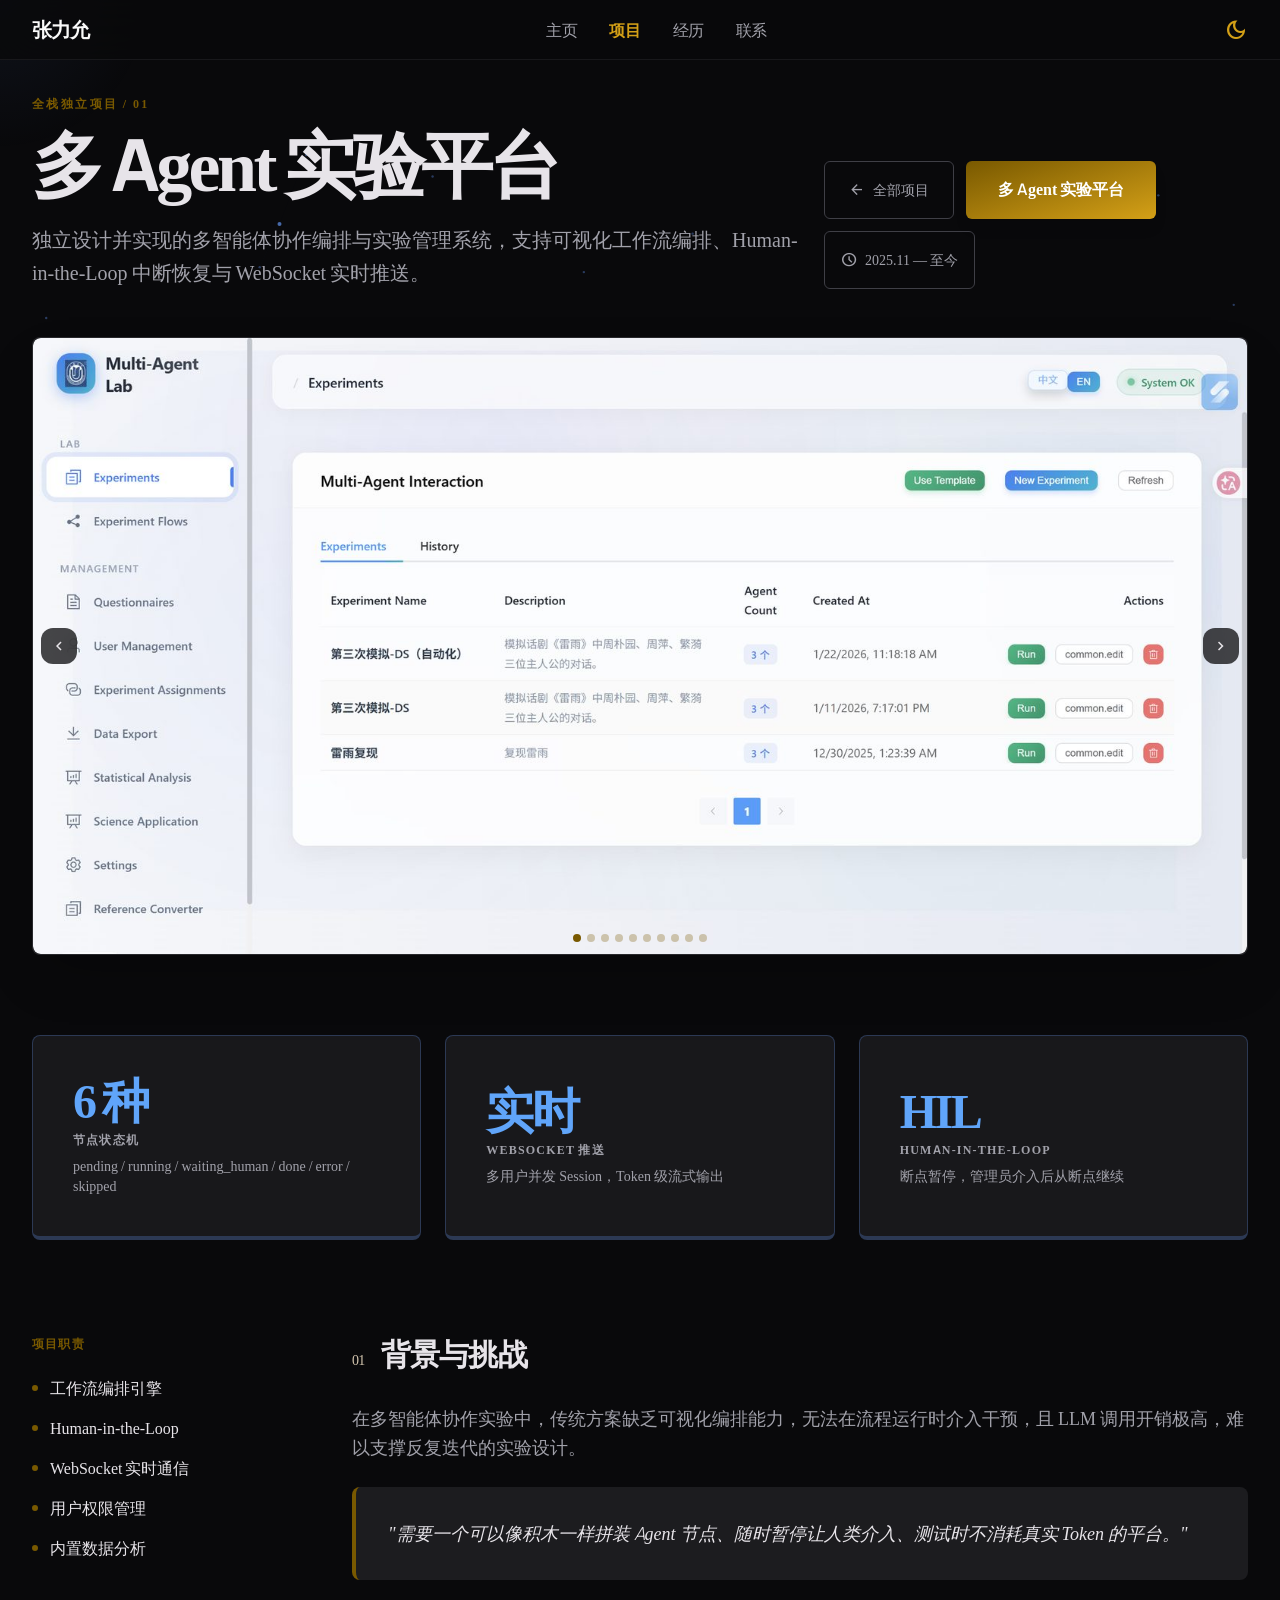
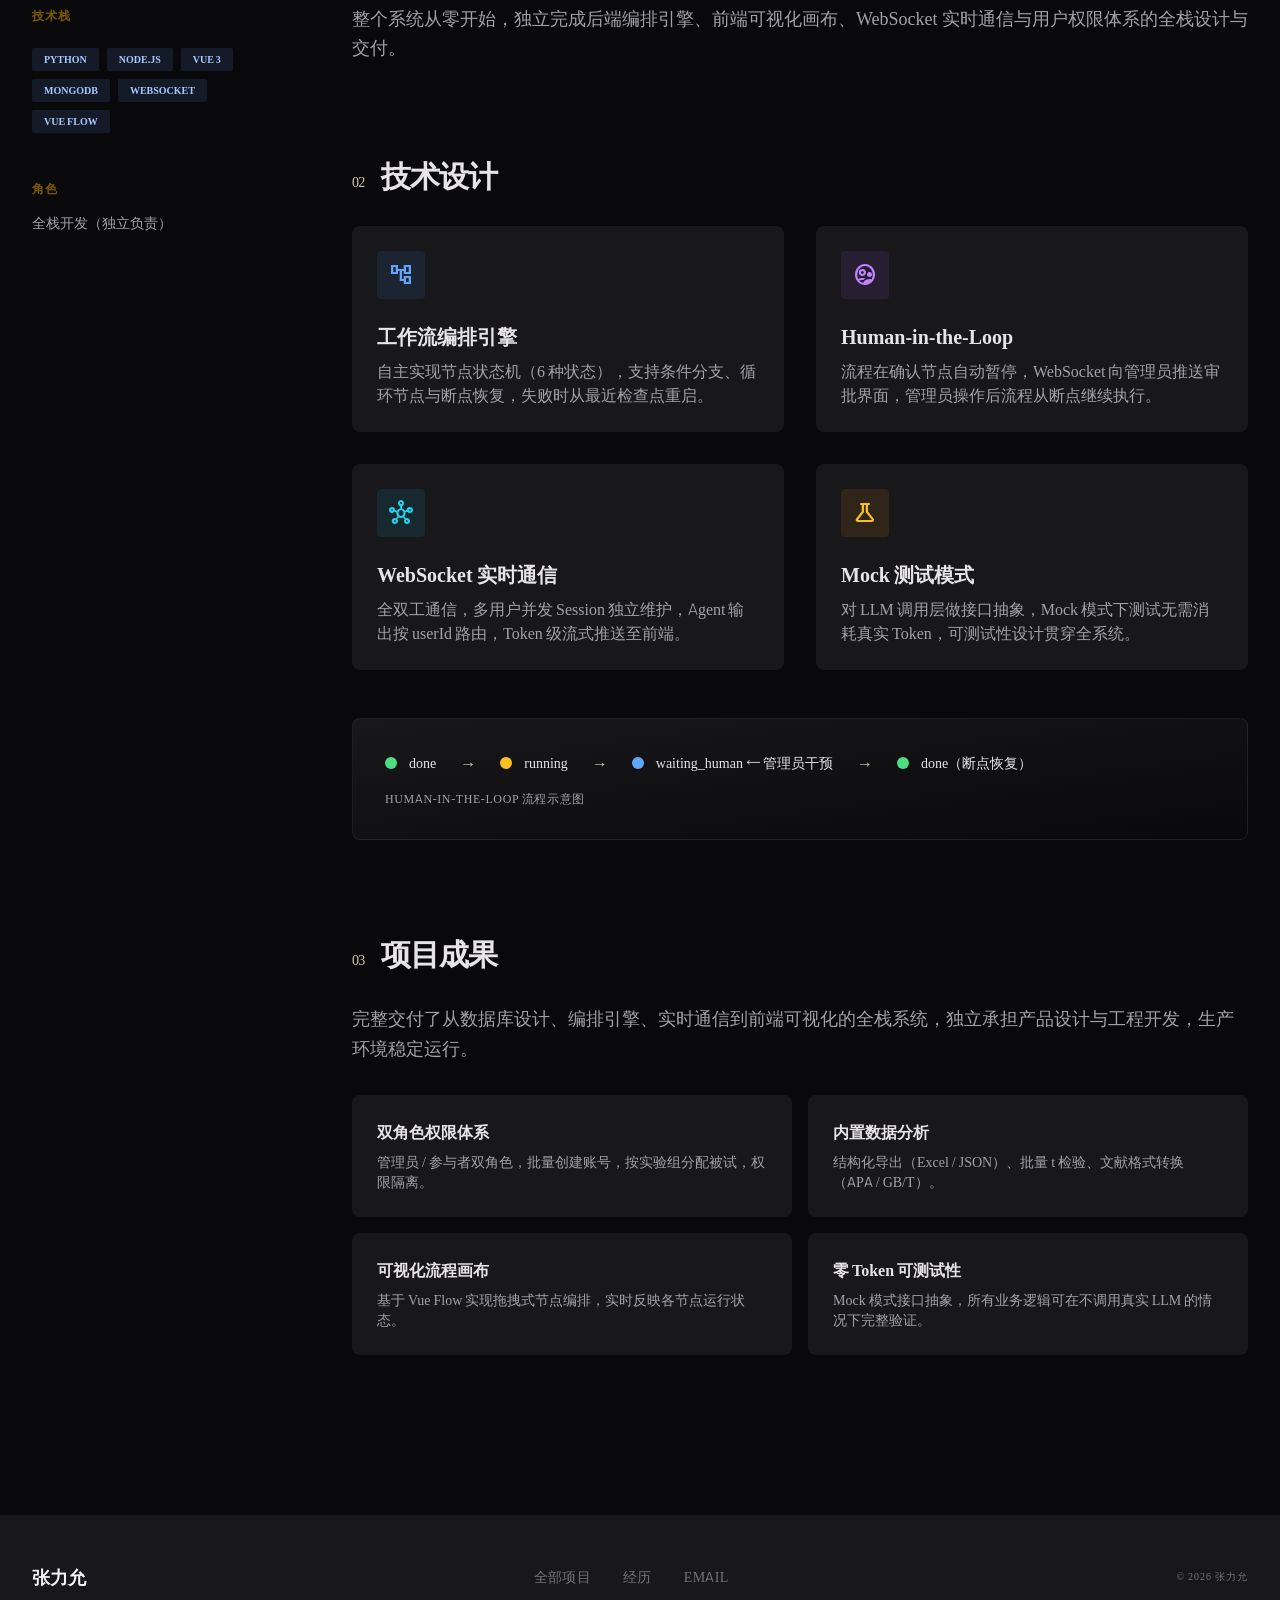
<file: projects/multi-agent.html>
<!DOCTYPE html>
<!--
  文件定位：多 Agent / Agent Studio 项目详情页。输入来自项目总览页点击，
  输出多 Agent 协作、工具执行、记忆和可运行交付的项目说明。
-->
<html class="dark" lang="zh-CN">
<head>
<meta charset="utf-8"/>
<meta content="width=device-width, initial-scale=1.0" name="viewport"/>
<title>多 Agent 实验平台 | 张力允</title>
<link href="../assets/fonts/fonts.css" rel="stylesheet"/>
<script src="../assets/vendor/tailwind.js"></script>
<script id="tailwind-config">
  tailwind.config = {
    darkMode: "class",
    theme: {
      extend: {
        colors: {
          "on-primary-fixed-variant": "#5c4300",
          "inverse-on-surface": "#f2f1ec",
          "secondary-fixed": "#ece1cc",
          "secondary-fixed-dim": "#cfc6b1",
          "surface-bright": "#fbf9f4",
          "surface-variant": "#e4e2dd",
          "surface-container-high": "#eae8e3",
          "surface-dim": "#dbdad5",
          "primary-container": "#d4a017",
          "on-primary-container": "#503a00",
          "error": "#ba1a1a",
          "on-background": "#1b1c19",
          "tertiary": "#77574c",
          "secondary-container": "#e9dfc9",
          "on-surface-variant": "#4f4634",
          "inverse-surface": "#30312e",
          "on-tertiary-fixed-variant": "#5d4035",
          "inverse-primary": "#f6be39",
          "background": "#fbf9f4",
          "error-container": "#ffdad6",
          "outline": "#817662",
          "outline-variant": "#d3c5ae",
          "on-tertiary-container": "#53372d",
          "on-error": "#ffffff",
          "tertiary-fixed": "#ffdbcf",
          "on-surface": "#1b1c19",
          "on-error-container": "#93000a",
          "surface-container-highest": "#e4e2dd",
          "surface-tint": "#795900",
          "on-tertiary": "#ffffff",
          "on-tertiary-fixed": "#2c160d",
          "tertiary-fixed-dim": "#e7bdaf",
          "surface-container": "#f0eee9",
          "on-secondary-container": "#696251",
          "surface": "#fbf9f4",
          "on-primary": "#ffffff",
          "primary-fixed-dim": "#f6be39",
          "on-primary-fixed": "#261a00",
          "secondary": "#655e4d",
          "on-secondary-fixed-variant": "#4d4636",
          "surface-container-low": "#f5f3ee",
          "primary-fixed": "#ffdfa0",
          "primary": "#795900",
          "on-secondary": "#ffffff",
          "tertiary-container": "#c7a092",
          "surface-container-lowest": "#ffffff",
          "on-secondary-fixed": "#201b0e"
        },
        fontFamily: {
          "headline": ["Manrope"],
          "body": ["Manrope"],
          "label": ["Manrope"]
        },
        borderRadius: {"DEFAULT": "0.125rem", "lg": "0.25rem", "xl": "0.5rem", "full": "0.75rem"},
        animation: {
          'neon-pulse': 'neon-pulse 2s cubic-bezier(0.4, 0, 0.6, 1) infinite',
        },
        keyframes: {
          'neon-pulse': {
            '0%, 100%': { boxShadow: '0 0 5px rgba(59, 130, 246, 0.5), 0 0 20px rgba(147, 51, 234, 0.3)' },
            '50%': { boxShadow: '0 0 15px rgba(59, 130, 246, 0.8), 0 0 40px rgba(147, 51, 234, 0.6)' },
          }
        }
      },
    },
  }
</script>
<style>
  .material-symbols-outlined {
    font-variation-settings: 'FILL' 0, 'wght' 400, 'GRAD' 0, 'opsz' 24;
    vertical-align: middle;
  }
  .glass-panel {
    background: rgba(251, 249, 244, 0.6);
    backdrop-filter: blur(20px);
    -webkit-backdrop-filter: blur(20px);
  }
  .dark .glass-panel {
    background: rgba(27, 28, 25, 0.6);
  }
  .text-gradient {
    background: linear-gradient(135deg, #795900 0%, #d4a017 100%);
    -webkit-background-clip: text;
    -webkit-text-fill-color: transparent;
  }

  /* ── 悬停发光效果 ── */
  .interactive-card {
    transition: all 0.4s cubic-bezier(0.23, 1, 0.32, 1);
    border: 1px solid transparent;
  }
  .interactive-card:hover {
    transform: translateY(-6px) scale(1.02);
    z-index: 10;
  }
  /* 明亮模式：深金色柔和投影 */
  html:not(.dark) .interactive-card:hover {
    box-shadow: 0 20px 40px -10px rgba(121, 89, 0, 0.18),
                0 0 0 1px rgba(121, 89, 0, 0.08);
  }
  /* 暗色模式：冷色调霓虹流光 */
  .dark .interactive-card:hover {
    border-color: rgba(59, 130, 246, 0.5) !important;
    animation: neon-pulse 2s infinite;
  }

  /* ── Canvas 彩蛋层 ── */
  canvas#bg-canvas {
    position: fixed;
    top: 0; left: 0;
    width: 100%; height: 100%;
    z-index: -1;
    pointer-events: none;
  }

  /* ── 暗色模式页面本体覆盖 ── */
  html.dark body                        { background-color: #09090b; color: #e7e4e9; }
  html.dark .bg-background              { background-color: #09090b !important; }
  html.dark .bg-surface                 { background-color: #09090b !important; }
  html.dark .bg-surface-container-lowest { background-color: #18181b !important; }
  html.dark .bg-surface-container-low   { background-color: #1c1c1f !important; }
  html.dark .bg-surface-container       { background-color: #1f1f23 !important; }
  html.dark .bg-surface-container-high  { background-color: #252529 !important; }
  html.dark .text-on-surface            { color: #e7e4e9 !important; }
  html.dark .text-on-surface-variant    { color: #a1a1aa !important; }
  html.dark .border-b-4.border-primary\/20 { border-color: rgba(104,156,255,0.25) !important; }
  html.dark .bg-secondary-container     { background-color: rgba(104,156,255,0.12) !important; }
  html.dark .text-on-secondary-container { color: #a8c8ff !important; }
  html.dark .border-outline-variant\/20 { border-color: rgba(63,63,70,0.35) !important; }
  html.dark .text-gradient {
    background: linear-gradient(135deg, #689cff 0%, #dfb7ff 100%);
    -webkit-background-clip: text;
    -webkit-text-fill-color: transparent;
  }
  html.dark .bg-surface-container-low.dark\:bg-zinc-900\/50,
  html.dark .bg-surface-container-low  { background-color: #1c1c1f !important; }
</style>
</head>
<body class="bg-background dark:bg-zinc-950 text-on-surface font-body selection:bg-primary-fixed selection:text-on-primary-fixed overflow-x-hidden">
<canvas id="bg-canvas"></canvas>

<!-- TopAppBar -->
<header class="bg-[#fbf9f4]/80 dark:bg-zinc-950/80 backdrop-blur-xl fixed top-0 w-full z-50 shadow-[0px_20px_40px_rgba(27,28,25,0.04)] dark:shadow-none">
  <div class="flex justify-between items-center px-8 py-4 max-w-screen-2xl mx-auto font-headline antialiased tracking-tight">
    <a href="../index.html" class="text-xl font-bold tracking-tighter text-zinc-900 dark:text-zinc-50">张力允</a>
    <nav class="hidden md:flex items-center gap-8">
      <a class="text-zinc-600 dark:text-zinc-400 font-medium hover:text-[#795900] dark:hover:text-[#d4a017] transition-colors duration-300" href="../index.html">主页</a>
      <a class="text-[#795900] dark:text-[#d4a017] font-semibold" href="../projects.html">项目</a>
      <a class="text-zinc-600 dark:text-zinc-400 font-medium hover:text-[#795900] dark:hover:text-[#d4a017] transition-colors duration-300" href="../index.html#experience">经历</a>
      <a class="text-zinc-600 dark:text-zinc-400 font-medium hover:text-[#795900] dark:hover:text-[#d4a017] transition-colors duration-300" href="../index.html#contact">联系</a>
    </nav>
    <div class="flex items-center gap-4">
      <button class="material-symbols-outlined text-[#795900] dark:text-[#d4a017] active:scale-95 transition-transform" id="theme-toggle">dark_mode</button>
      <button class="material-symbols-outlined text-[#795900] dark:text-[#d4a017] active:scale-95 transition-transform md:hidden">menu</button>
    </div>
  </div>
  <div class="bg-[#f5f3ee] dark:bg-zinc-900 h-[1px] w-full absolute bottom-0"></div>
</header>

<main class="pt-24 pb-24 relative z-10">

  <!-- Hero Section -->
  <section class="px-8 max-w-screen-2xl mx-auto mb-20">
    <div class="flex flex-col md:flex-row md:items-end justify-between mb-12 gap-6">
      <div class="max-w-3xl">
        <span class="font-label text-xs uppercase tracking-[0.2em] text-primary font-bold mb-4 block">全栈独立项目 / 01</span>
        <h1 class="text-5xl md:text-7xl font-extrabold tracking-tighter text-on-surface dark:text-zinc-50 mb-6">多 Agent 实验平台</h1>
        <p class="text-xl text-on-surface-variant dark:text-zinc-400 leading-relaxed font-light">
          独立设计并实现的多智能体协作编排与实验管理系统，支持可视化工作流编排、Human-in-the-Loop 中断恢复与 WebSocket 实时推送。
        </p>
      </div>
      <div class="flex gap-3 flex-wrap">
        <a href="../projects.html" class="px-6 py-4 border border-outline-variant/40 rounded-md text-on-surface-variant text-sm font-medium dark:text-zinc-400 dark:border-zinc-700 flex items-center gap-2 hover:border-primary/50 transition-all">
          <span class="material-symbols-outlined text-base">arrow_back</span>全部项目
        </a>
        <a href="../index.html#agent-studio"  class="px-8 py-4 bg-gradient-to-br from-primary to-primary-container text-white font-semibold rounded-md shadow-lg hover:shadow-primary/20 transition-all active:scale-95">
          多 Agent 实验平台
        </a>
        <span class="px-4 py-4 border border-outline-variant/40 rounded-md text-on-surface-variant text-sm font-medium dark:text-zinc-400 dark:border-zinc-700 flex items-center gap-2">
          <span class="material-symbols-outlined text-base">schedule</span>2025.11 — 至今
        </span>
      </div>
    </div>

    <!-- 平台截图轮播 -->
    <div class="relative rounded-xl overflow-hidden border border-outline-variant/20 dark:border-zinc-800 bg-surface-container-low dark:bg-zinc-900 select-none shadow-2xl" id="ma-gallery">
      <div class="flex transition-transform duration-500 ease-in-out" id="ma-slides">
        <img src="../assets/personal/multi-agent-experiments.jpg" alt="实验管理" class="w-full flex-shrink-0 object-contain rounded-xl" draggable="false"/>
        <img src="../assets/personal/multi-agent-flow-design.jpg" alt="流程图设计" class="w-full flex-shrink-0 object-contain rounded-xl" draggable="false"/>
        <img src="../assets/personal/multi-agent-workbench.jpg" alt="实验工作台" class="w-full flex-shrink-0 object-contain rounded-xl" draggable="false"/>
        <img src="../assets/personal/multi-agent-dialogue.jpg" alt="自动运行监控 · 对话详情" class="w-full flex-shrink-0 object-contain rounded-xl" draggable="false"/>
        <img src="../assets/personal/multi-agent-questionnaire-extract.jpg" alt="问卷提取" class="w-full flex-shrink-0 object-contain rounded-xl" draggable="false"/>
        <img src="../assets/personal/multi-agent-stats.jpg" alt="统计分析" class="w-full flex-shrink-0 object-contain rounded-xl" draggable="false"/>
        <img src="../assets/personal/multi-agent-questionnaire.jpg" alt="问卷管理" class="w-full flex-shrink-0 object-contain rounded-xl" draggable="false"/>
        
        <img src="../assets/personal/multi-agent-assignment.jpg" alt="实验分配" class="w-full flex-shrink-0 object-contain rounded-xl" draggable="false"/>
        <img src="../assets/personal/multi-agent-export.jpg" alt="数据导出" class="w-full flex-shrink-0 object-contain rounded-xl" draggable="false"/>
      </div>
      <button onclick="maSlide(-1)" class="absolute left-2 top-1/2 -translate-y-1/2 w-9 h-9 rounded-full bg-surface/80 dark:bg-zinc-900/80 backdrop-blur flex items-center justify-center text-on-surface hover:bg-surface dark:hover:bg-zinc-800 transition">
        <span class="material-symbols-outlined text-lg">chevron_left</span>
      </button>
      <button onclick="maSlide(1)" class="absolute right-2 top-1/2 -translate-y-1/2 w-9 h-9 rounded-full bg-surface/80 dark:bg-zinc-900/80 backdrop-blur flex items-center justify-center text-on-surface hover:bg-surface dark:hover:bg-zinc-800 transition">
        <span class="material-symbols-outlined text-lg">chevron_right</span>
      </button>
      <div class="absolute bottom-3 left-1/2 -translate-x-1/2 flex gap-1.5 flex-wrap justify-center max-w-full px-2" id="ma-dots"></div>
    </div>
    <script>
    (function(){
      var cur=0,total=10;
      var slides=document.getElementById('ma-slides');
      var dotsEl=document.getElementById('ma-dots');
      for(var i=0;i<total;i++){
        var d=document.createElement('span');
        d.className='w-2 h-2 rounded-full transition-opacity cursor-pointer '+(i===0?'bg-primary':'bg-primary/30');
        d.setAttribute('data-idx',i);
        d.onclick=function(){ go(parseInt(this.getAttribute('data-idx'))); };
        dotsEl.appendChild(d);
      }
      var dots=dotsEl.querySelectorAll('[data-idx]');
      function go(n){ cur=(n+total)%total; slides.style.transform='translateX(-'+cur*100+'%)'; dots.forEach(function(d,i){ d.className='w-2 h-2 rounded-full transition-opacity cursor-pointer '+(i===cur?'bg-primary':'bg-primary/30'); }); }
      window.maSlide=function(dir){ go(cur+dir); };
      setInterval(function(){ go(cur+1); },4000);
    })();
    </script>
  </section>

  <!-- Stats Bento Grid -->
  <section class="px-8 max-w-screen-2xl mx-auto mb-24">
    <div class="grid grid-cols-1 md:grid-cols-3 gap-6">
      <div class="interactive-card bg-surface-container-lowest dark:bg-zinc-900 p-10 rounded-xl flex flex-col justify-center border-b-4 border-primary/20 dark:border-zinc-800">
        <span class="text-5xl font-extrabold tracking-tighter text-primary dark:text-blue-400 mb-2">6 种</span>
        <p class="font-label text-xs uppercase tracking-widest text-on-surface-variant font-bold">节点状态机</p>
        <p class="text-sm text-on-surface-variant mt-2 font-light">pending / running / waiting_human / done / error / skipped</p>
      </div>
      <div class="interactive-card bg-surface-container-lowest dark:bg-zinc-900 p-10 rounded-xl flex flex-col justify-center border-b-4 border-primary/20 dark:border-zinc-800">
        <span class="text-5xl font-extrabold tracking-tighter text-primary dark:text-blue-400 mb-2">实时</span>
        <p class="font-label text-xs uppercase tracking-widest text-on-surface-variant font-bold">WebSocket 推送</p>
        <p class="text-sm text-on-surface-variant mt-2 font-light">多用户并发 Session，Token 级流式输出</p>
      </div>
      <div class="interactive-card bg-surface-container-lowest dark:bg-zinc-900 p-10 rounded-xl flex flex-col justify-center border-b-4 border-primary/20 dark:border-zinc-800">
        <span class="text-5xl font-extrabold tracking-tighter text-primary dark:text-blue-400 mb-2">HIL</span>
        <p class="font-label text-xs uppercase tracking-widest text-on-surface-variant font-bold">Human-in-the-Loop</p>
        <p class="text-sm text-on-surface-variant mt-2 font-light">断点暂停，管理员介入后从断点继续</p>
      </div>
    </div>
  </section>

  <!-- Detailed Content Sections -->
  <section class="px-8 max-w-screen-2xl mx-auto grid grid-cols-1 lg:grid-cols-12 gap-16">

    <!-- Sidebar -->
    <aside class="lg:col-span-3">
      <div class="sticky top-32 space-y-12">
        <div>
          <h4 class="font-label text-xs uppercase tracking-widest text-primary font-bold mb-6">项目职责</h4>
          <ul class="space-y-4 text-on-surface dark:text-zinc-300 font-medium">
            <li class="flex items-center gap-3"><span class="w-1.5 h-1.5 rounded-full bg-primary flex-shrink-0"></span>工作流编排引擎</li>
            <li class="flex items-center gap-3"><span class="w-1.5 h-1.5 rounded-full bg-primary flex-shrink-0"></span>Human-in-the-Loop</li>
            <li class="flex items-center gap-3"><span class="w-1.5 h-1.5 rounded-full bg-primary flex-shrink-0"></span>WebSocket 实时通信</li>
            <li class="flex items-center gap-3"><span class="w-1.5 h-1.5 rounded-full bg-primary flex-shrink-0"></span>用户权限管理</li>
            <li class="flex items-center gap-3"><span class="w-1.5 h-1.5 rounded-full bg-primary flex-shrink-0"></span>内置数据分析</li>
          </ul>
        </div>
        <div>
          <h4 class="font-label text-xs uppercase tracking-widest text-primary font-bold mb-6">技术栈</h4>
          <div class="flex flex-wrap gap-2">
            <span class="px-3 py-1 bg-secondary-container dark:bg-zinc-800 text-on-secondary-container dark:text-zinc-300 text-[10px] font-bold uppercase rounded-sm">Python</span>
            <span class="px-3 py-1 bg-secondary-container dark:bg-zinc-800 text-on-secondary-container dark:text-zinc-300 text-[10px] font-bold uppercase rounded-sm">Node.js</span>
            <span class="px-3 py-1 bg-secondary-container dark:bg-zinc-800 text-on-secondary-container dark:text-zinc-300 text-[10px] font-bold uppercase rounded-sm">Vue 3</span>
            <span class="px-3 py-1 bg-secondary-container dark:bg-zinc-800 text-on-secondary-container dark:text-zinc-300 text-[10px] font-bold uppercase rounded-sm">MongoDB</span>
            <span class="px-3 py-1 bg-secondary-container dark:bg-zinc-800 text-on-secondary-container dark:text-zinc-300 text-[10px] font-bold uppercase rounded-sm">WebSocket</span>
            <span class="px-3 py-1 bg-secondary-container dark:bg-zinc-800 text-on-secondary-container dark:text-zinc-300 text-[10px] font-bold uppercase rounded-sm">Vue Flow</span>
          </div>
        </div>
        <div>
          <h4 class="font-label text-xs uppercase tracking-widest text-primary font-bold mb-4">角色</h4>
          <p class="text-on-surface-variant dark:text-zinc-400 text-sm">全栈开发（独立负责）</p>
        </div>
      </div>
    </aside>

    <!-- Main Content -->
    <div class="lg:col-span-9 space-y-24">

      <!-- 01 背景与挑战 -->
      <div>
        <h2 class="text-3xl font-bold tracking-tight mb-8 flex items-baseline gap-4 text-on-surface dark:text-zinc-100">
          <span class="text-sm font-light text-outline-variant">01</span>背景与挑战
        </h2>
        <div class="space-y-6 text-lg text-on-surface-variant dark:text-zinc-400 leading-relaxed max-w-4xl">
          <p>在多智能体协作实验中，传统方案缺乏可视化编排能力，无法在流程运行时介入干预，且 LLM 调用开销极高，难以支撑反复迭代的实验设计。</p>
          <div class="bg-surface-container-low dark:bg-zinc-900/50 p-8 rounded-xl border-l-4 border-primary">
            <p class="italic text-on-surface dark:text-zinc-200 font-light">"需要一个可以像积木一样拼装 Agent 节点、随时暂停让人类介入、测试时不消耗真实 Token 的平台。"</p>
          </div>
          <p>整个系统从零开始，独立完成后端编排引擎、前端可视化画布、WebSocket 实时通信与用户权限体系的全栈设计与交付。</p>
        </div>
      </div>

      <!-- 02 技术实现 -->
      <div>
        <h2 class="text-3xl font-bold tracking-tight mb-8 flex items-baseline gap-4 text-on-surface dark:text-zinc-100">
          <span class="text-sm font-light text-outline-variant">02</span>技术设计
        </h2>
        <div class="grid grid-cols-1 md:grid-cols-2 gap-8">
          <div class="interactive-card p-6 bg-surface-container-lowest dark:bg-zinc-900 rounded-xl">
            <div class="w-12 h-12 bg-primary/10 dark:bg-blue-500/10 rounded-lg flex items-center justify-center mb-6">
              <span class="material-symbols-outlined text-primary dark:text-blue-400">account_tree</span>
            </div>
            <h3 class="text-xl font-bold text-on-surface dark:text-zinc-100">工作流编排引擎</h3>
            <p class="text-on-surface-variant dark:text-zinc-400 font-light mt-2">自主实现节点状态机（6 种状态），支持条件分支、循环节点与断点恢复，失败时从最近检查点重启。</p>
          </div>
          <div class="interactive-card p-6 bg-surface-container-lowest dark:bg-zinc-900 rounded-xl">
            <div class="w-12 h-12 bg-primary/10 dark:bg-purple-500/10 rounded-lg flex items-center justify-center mb-6">
              <span class="material-symbols-outlined text-primary dark:text-purple-400">supervised_user_circle</span>
            </div>
            <h3 class="text-xl font-bold text-on-surface dark:text-zinc-100">Human-in-the-Loop</h3>
            <p class="text-on-surface-variant dark:text-zinc-400 font-light mt-2">流程在确认节点自动暂停，WebSocket 向管理员推送审批界面，管理员操作后流程从断点继续执行。</p>
          </div>
          <div class="interactive-card p-6 bg-surface-container-lowest dark:bg-zinc-900 rounded-xl">
            <div class="w-12 h-12 bg-primary/10 dark:bg-cyan-500/10 rounded-lg flex items-center justify-center mb-6">
              <span class="material-symbols-outlined text-primary dark:text-cyan-400">hub</span>
            </div>
            <h3 class="text-xl font-bold text-on-surface dark:text-zinc-100">WebSocket 实时通信</h3>
            <p class="text-on-surface-variant dark:text-zinc-400 font-light mt-2">全双工通信，多用户并发 Session 独立维护，Agent 输出按 userId 路由，Token 级流式推送至前端。</p>
          </div>
          <div class="interactive-card p-6 bg-surface-container-lowest dark:bg-zinc-900 rounded-xl">
            <div class="w-12 h-12 bg-primary/10 dark:bg-amber-500/10 rounded-lg flex items-center justify-center mb-6">
              <span class="material-symbols-outlined text-primary dark:text-amber-400">science</span>
            </div>
            <h3 class="text-xl font-bold text-on-surface dark:text-zinc-100">Mock 测试模式</h3>
            <p class="text-on-surface-variant dark:text-zinc-400 font-light mt-2">对 LLM 调用层做接口抽象，Mock 模式下测试无需消耗真实 Token，可测试性设计贯穿全系统。</p>
          </div>
        </div>

        <!-- 分隔图片区 -->
        <div class="mt-12 rounded-xl overflow-hidden bg-gradient-to-br from-amber-50 to-stone-100 dark:from-zinc-900 dark:to-zinc-950 p-8 border border-outline-variant/20 dark:border-zinc-800">
          <div class="flex items-center gap-6 flex-wrap">
            <div class="flex items-center gap-3">
              <div class="w-3 h-3 rounded-full bg-green-400"></div>
              <span class="text-sm font-medium text-on-surface dark:text-zinc-300">done</span>
            </div>
            <span class="text-outline-variant">→</span>
            <div class="flex items-center gap-3">
              <div class="w-3 h-3 rounded-full bg-amber-400 animate-pulse"></div>
              <span class="text-sm font-medium text-on-surface dark:text-zinc-300">running</span>
            </div>
            <span class="text-outline-variant">→</span>
            <div class="flex items-center gap-3">
              <div class="w-3 h-3 rounded-full bg-blue-400"></div>
              <span class="text-sm font-medium text-on-surface dark:text-zinc-300">waiting_human ⟵ 管理员干预</span>
            </div>
            <span class="text-outline-variant">→</span>
            <div class="flex items-center gap-3">
              <div class="w-3 h-3 rounded-full bg-green-400"></div>
              <span class="text-sm font-medium text-on-surface dark:text-zinc-300">done（断点恢复）</span>
            </div>
          </div>
          <p class="text-xs text-on-surface-variant dark:text-zinc-500 mt-4 font-label uppercase tracking-wider">Human-in-the-Loop 流程示意图</p>
        </div>
      </div>

      <!-- 03 项目成果 -->
      <div>
        <h2 class="text-3xl font-bold tracking-tight mb-8 flex items-baseline gap-4 text-on-surface dark:text-zinc-100">
          <span class="text-sm font-light text-outline-variant">03</span>项目成果
        </h2>
        <div class="space-y-8 max-w-4xl">
          <p class="text-lg text-on-surface-variant dark:text-zinc-400 leading-relaxed">完整交付了从数据库设计、编排引擎、实时通信到前端可视化的全栈系统，独立承担产品设计与工程开发，生产环境稳定运行。</p>
          <div class="grid grid-cols-1 md:grid-cols-2 gap-4">
            <div class="interactive-card p-6 bg-surface-container-lowest dark:bg-zinc-900 rounded-xl">
              <h4 class="font-bold mb-2 text-on-surface dark:text-zinc-100">双角色权限体系</h4>
              <p class="text-sm text-on-surface-variant dark:text-zinc-400">管理员 / 参与者双角色，批量创建账号，按实验组分配被试，权限隔离。</p>
            </div>
            <div class="interactive-card p-6 bg-surface-container-lowest dark:bg-zinc-900 rounded-xl">
              <h4 class="font-bold mb-2 text-on-surface dark:text-zinc-100">内置数据分析</h4>
              <p class="text-sm text-on-surface-variant dark:text-zinc-400">结构化导出（Excel / JSON）、批量 t 检验、文献格式转换（APA / GB/T）。</p>
            </div>
            <div class="interactive-card p-6 bg-surface-container-lowest dark:bg-zinc-900 rounded-xl">
              <h4 class="font-bold mb-2 text-on-surface dark:text-zinc-100">可视化流程画布</h4>
              <p class="text-sm text-on-surface-variant dark:text-zinc-400">基于 Vue Flow 实现拖拽式节点编排，实时反映各节点运行状态。</p>
            </div>
            <div class="interactive-card p-6 bg-surface-container-lowest dark:bg-zinc-900 rounded-xl">
              <h4 class="font-bold mb-2 text-on-surface dark:text-zinc-100">零 Token 可测试性</h4>
              <p class="text-sm text-on-surface-variant dark:text-zinc-400">Mock 模式接口抽象，所有业务逻辑可在不调用真实 LLM 的情况下完整验证。</p>
            </div>
          </div>
        </div>
      </div>

    </div>
  </section>
</main>

<!-- Footer -->
<footer class="bg-[#f5f3ee] dark:bg-zinc-900 w-full py-12 px-8 relative z-10 mt-16">
  <div class="max-w-screen-2xl mx-auto flex flex-col md:flex-row justify-between items-center gap-6">
    <a href="../index.html" class="text-lg font-black text-zinc-900 dark:text-zinc-100">张力允</a>
    <div class="flex flex-wrap justify-center gap-8 text-sm tracking-wide uppercase">
      <a class="text-zinc-500 hover:text-[#795900] dark:hover:text-[#d4a017] underline-offset-4 hover:underline transition-all duration-200" href="../projects.html">全部项目</a>
      <a class="text-zinc-500 hover:text-[#795900] dark:hover:text-[#d4a017] underline-offset-4 hover:underline transition-all duration-200" href="../index.html#experience">经历</a>
      <a class="text-zinc-500 hover:text-[#795900] dark:hover:text-[#d4a017] underline-offset-4 hover:underline transition-all duration-200" href="mailto:liyunzhang2023@163.com">Email</a>
    </div>
    <p class="text-zinc-500 text-[10px] tracking-widest uppercase">© 2026 张力允</p>
  </div>
</footer>

<script>
  // ── 多 Agent 专属彩蛋：星座图 + 项目关键词发光 ──
  const canvas = document.getElementById('bg-canvas');
  const ctx = canvas.getContext('2d');
  let W, H, mx = 0, my = 0, tmx = 0, tmy = 0;
  const skills = ['Agent','Workflow','WebSocket','HIL','Vue Flow','Python','Node','Vue 3','MongoDB','编排','断点'];
  let nodes = [];

  function resize() {
    W = canvas.width = window.innerWidth;
    H = canvas.height = window.innerHeight;
    nodes = skills.concat(Array.from({length:25},()=>'')).map((label, i) => ({
      x: Math.random() * W, y: Math.random() * H,
      vx: (Math.random()-.5)*.3, vy: (Math.random()-.5)*.3,
      r: label ? 2 : 1.2,
      label,
      opacity: label ? .65 : .35,
    }));
  }
  resize();
  window.addEventListener('resize', resize);
  window.addEventListener('mousemove', e => { tmx = e.clientX; tmy = e.clientY; });

  function draw() {
    ctx.clearRect(0,0,W,H);
    mx += (tmx-mx)*.06; my += (tmy-my)*.06;
    const dark = document.documentElement.classList.contains('dark');
    const rgb = dark ? '104,156,255' : '212,160,23';
    const textRgb = dark ? '142,179,255' : '121,89,0';

    nodes.forEach((n,i) => {
      n.x = (n.x+n.vx+W)%W; n.y = (n.y+n.vy+H)%H;
      const dx=mx-n.x, dy=my-n.y, d=Math.hypot(dx,dy);
      if(d<180){ const f=(1-d/180)*.25; n.x-=dx*f*.025; n.y-=dy*f*.025; }

      ctx.beginPath(); ctx.arc(n.x,n.y,n.r,0,Math.PI*2);
      ctx.fillStyle=`rgba(${rgb},${n.opacity})`;
      ctx.fill();

      if(n.label && d<250){
        ctx.font='11px Manrope, Inter, sans-serif';
        ctx.fillStyle=`rgba(${textRgb},${.6*(1-d/250)})`;
        ctx.fillText(n.label, n.x+6, n.y-4);
      }

      for(let j=i+1;j<nodes.length;j++){
        const m=nodes[j], dd=Math.hypot(n.x-m.x,n.y-m.y);
        if(dd<100){ ctx.beginPath(); ctx.moveTo(n.x,n.y); ctx.lineTo(m.x,m.y);
          ctx.strokeStyle=`rgba(${rgb},${.055*(1-dd/100)})`; ctx.lineWidth=.6; ctx.stroke(); }
      }
    });

    const g=ctx.createRadialGradient(mx,my,0,mx,my, dark ? 150 : 300);
    if (dark) { g.addColorStop(0,'rgba(104,156,255,.07)'); g.addColorStop(1,'rgba(104,156,255,0)'); }
    else { g.addColorStop(0,'rgba(212,160,23,.10)'); g.addColorStop(.5,'rgba(212,160,23,.04)'); g.addColorStop(1,'rgba(212,160,23,0)'); }
    ctx.fillStyle=g; ctx.fillRect(0,0,W,H);
    requestAnimationFrame(draw);
  }

  const themeBtn = document.getElementById('theme-toggle');
  themeBtn.addEventListener('click', () => {
    document.documentElement.classList.toggle('dark');
    themeBtn.textContent = document.documentElement.classList.contains('dark') ? 'light_mode' : 'dark_mode';
  });
  draw();
</script>
</body>
</html>
</file>
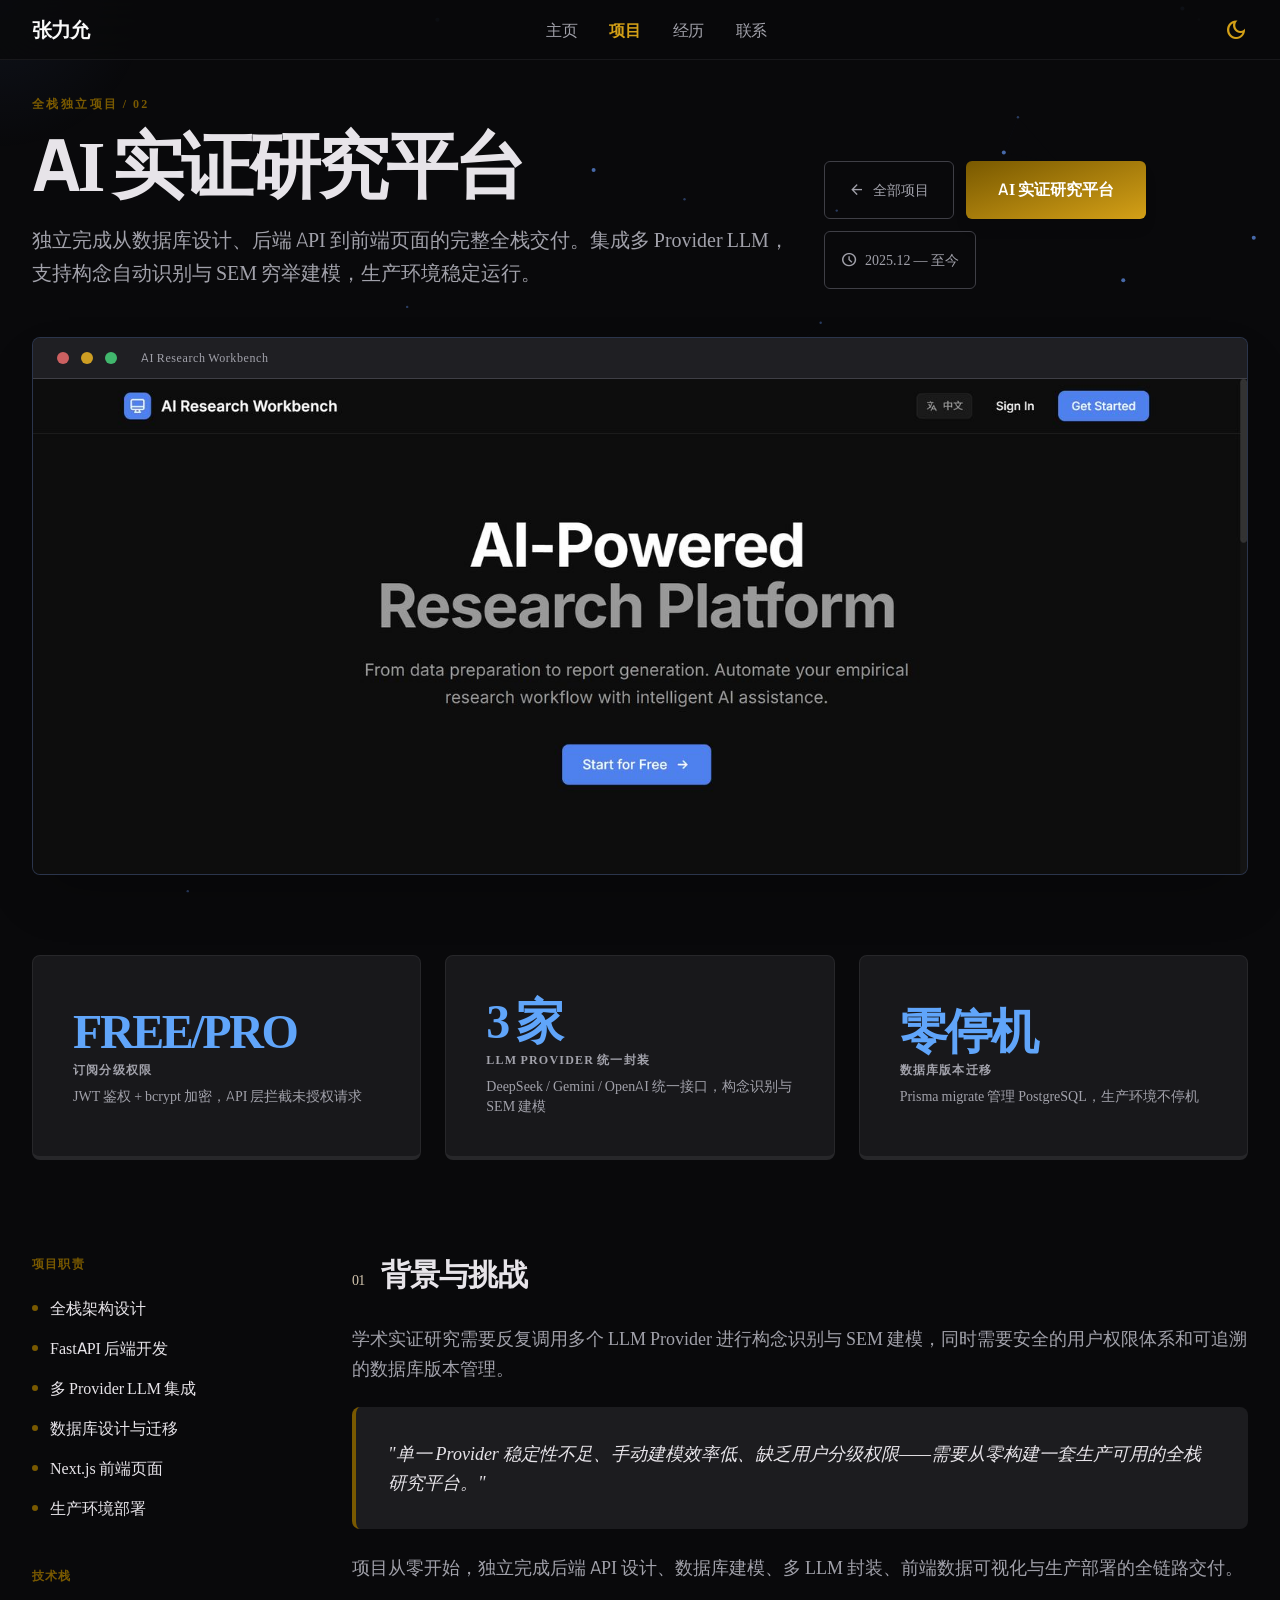
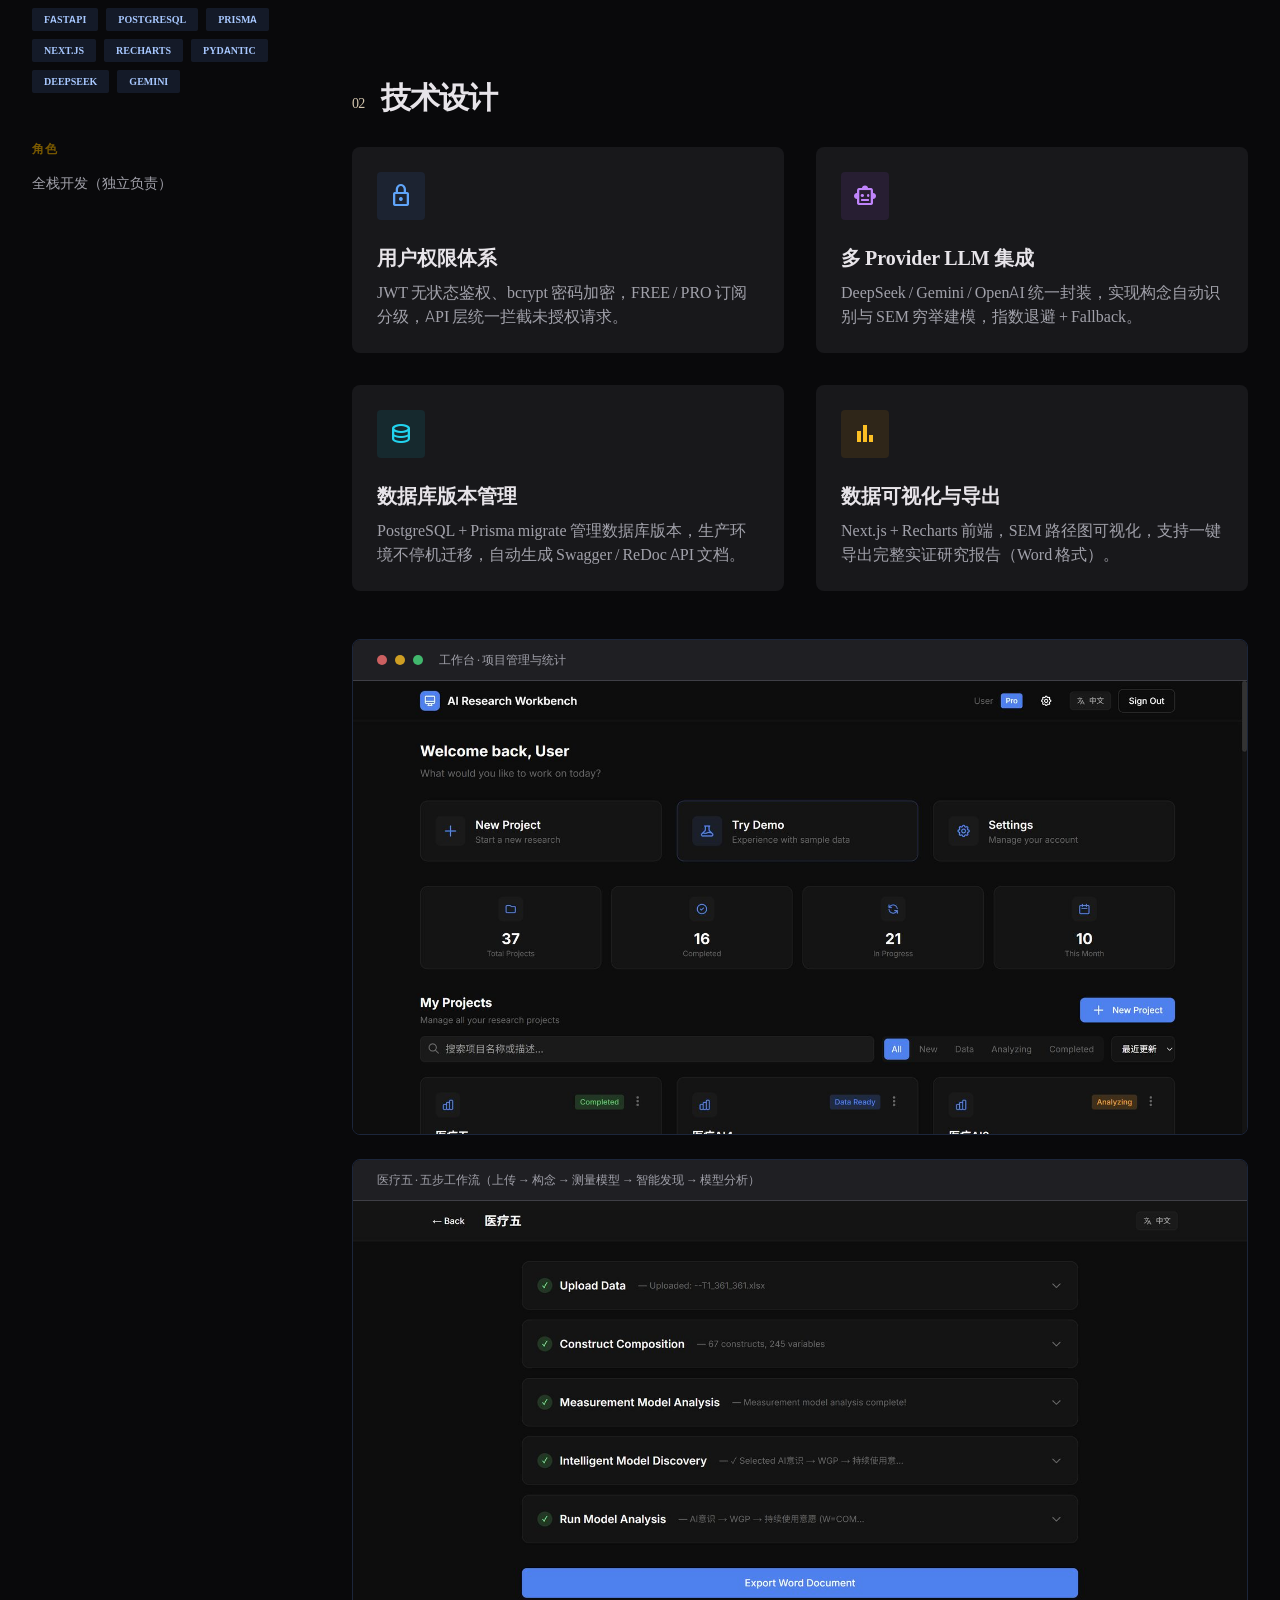
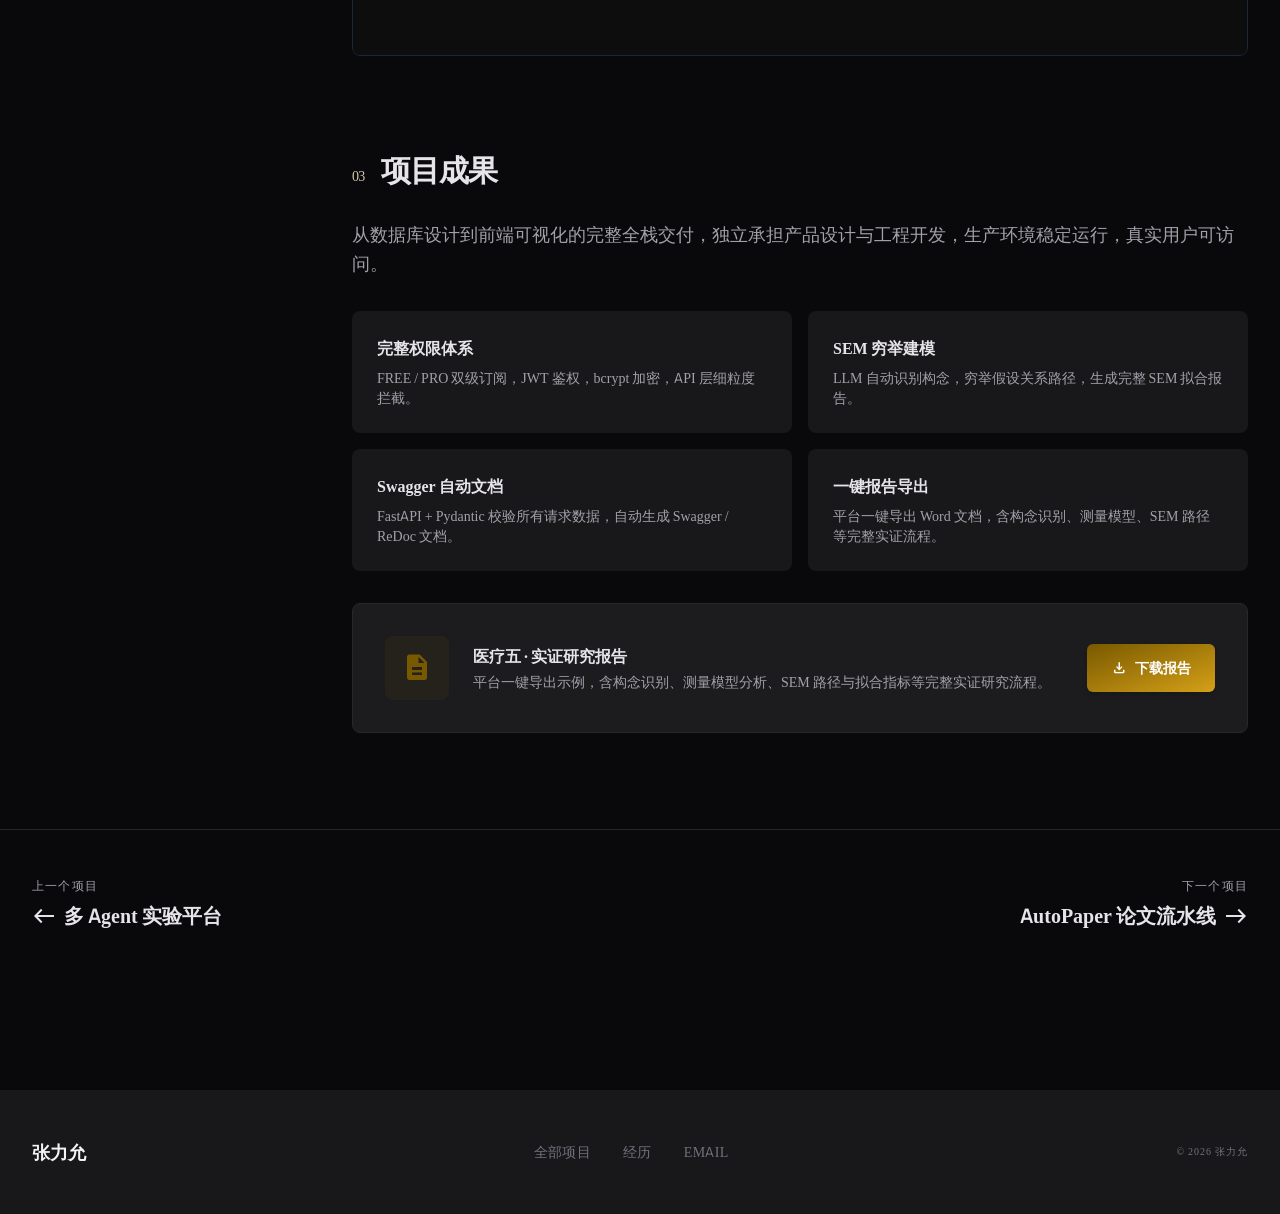
<file: projects/workbench.html>
<!DOCTYPE html>
<!--
  文件定位：AI 实证研究工作台详情页。输入来自项目总览页点击，
  输出统计计算、AutoPaper 分发、后台交付和研究流程产品化的说明。
-->
<html class="dark" lang="zh-CN">
<head>
<meta charset="utf-8"/>
<meta content="width=device-width, initial-scale=1.0" name="viewport"/>
<title>AI 实证研究平台 | 张力允</title>
<link href="../assets/fonts/fonts.css" rel="stylesheet"/>
<script src="../assets/vendor/tailwind.js"></script>
<script id="tailwind-config">
  tailwind.config = {
    darkMode: "class",
    theme: {
      extend: {
        colors: {
          "on-primary-fixed-variant": "#5c4300",
          "inverse-on-surface": "#f2f1ec",
          "secondary-fixed": "#ece1cc",
          "secondary-fixed-dim": "#cfc6b1",
          "surface-bright": "#fbf9f4",
          "surface-variant": "#e4e2dd",
          "surface-container-high": "#eae8e3",
          "surface-dim": "#dbdad5",
          "primary-container": "#d4a017",
          "on-primary-container": "#503a00",
          "error": "#ba1a1a",
          "on-background": "#1b1c19",
          "tertiary": "#77574c",
          "secondary-container": "#e9dfc9",
          "on-surface-variant": "#4f4634",
          "inverse-surface": "#30312e",
          "on-tertiary-fixed-variant": "#5d4035",
          "inverse-primary": "#f6be39",
          "background": "#fbf9f4",
          "error-container": "#ffdad6",
          "outline": "#817662",
          "outline-variant": "#d3c5ae",
          "on-tertiary-container": "#53372d",
          "on-error": "#ffffff",
          "tertiary-fixed": "#ffdbcf",
          "on-surface": "#1b1c19",
          "on-error-container": "#93000a",
          "surface-container-highest": "#e4e2dd",
          "surface-tint": "#795900",
          "on-tertiary": "#ffffff",
          "on-tertiary-fixed": "#2c160d",
          "tertiary-fixed-dim": "#e7bdaf",
          "surface-container": "#f0eee9",
          "on-secondary-container": "#696251",
          "surface": "#fbf9f4",
          "on-primary": "#ffffff",
          "primary-fixed-dim": "#f6be39",
          "on-primary-fixed": "#261a00",
          "secondary": "#655e4d",
          "on-secondary-fixed-variant": "#4d4636",
          "surface-container-low": "#f5f3ee",
          "primary-fixed": "#ffdfa0",
          "primary": "#795900",
          "on-secondary": "#ffffff",
          "tertiary-container": "#c7a092",
          "surface-container-lowest": "#ffffff",
          "on-secondary-fixed": "#201b0e"
        },
        fontFamily: {
          "headline": ["Manrope"],
          "body": ["Manrope"],
          "label": ["Manrope"]
        },
        borderRadius: {"DEFAULT": "0.125rem", "lg": "0.25rem", "xl": "0.5rem", "full": "0.75rem"},
        animation: {
          'neon-pulse': 'neon-pulse 2s cubic-bezier(0.4, 0, 0.6, 1) infinite',
        },
        keyframes: {
          'neon-pulse': {
            '0%, 100%': { boxShadow: '0 0 5px rgba(59, 130, 246, 0.5), 0 0 20px rgba(147, 51, 234, 0.3)' },
            '50%': { boxShadow: '0 0 15px rgba(59, 130, 246, 0.8), 0 0 40px rgba(147, 51, 234, 0.6)' },
          }
        }
      },
    },
  }
</script>
<style>
  .material-symbols-outlined {
    font-variation-settings: 'FILL' 0, 'wght' 400, 'GRAD' 0, 'opsz' 24;
    vertical-align: middle;
  }
  .glass-panel {
    background: rgba(251, 249, 244, 0.6);
    backdrop-filter: blur(20px);
    -webkit-backdrop-filter: blur(20px);
  }
  .dark .glass-panel {
    background: rgba(27, 28, 25, 0.6);
  }
  .text-gradient {
    background: linear-gradient(135deg, #795900 0%, #d4a017 100%);
    -webkit-background-clip: text;
    -webkit-text-fill-color: transparent;
  }

  /* ── 悬停发光效果 ── */
  .interactive-card {
    transition: all 0.4s cubic-bezier(0.23, 1, 0.32, 1);
    border: 1px solid transparent;
  }
  .interactive-card:hover {
    transform: translateY(-6px) scale(1.02);
    z-index: 10;
  }
  html:not(.dark) .interactive-card:hover {
    box-shadow: 0 20px 40px -10px rgba(121, 89, 0, 0.18),
                0 0 0 1px rgba(121, 89, 0, 0.08);
  }
  .dark .interactive-card:hover {
    border-color: rgba(59, 130, 246, 0.5) !important;
    animation: neon-pulse 2s infinite;
  }

  /* ── Canvas 彩蛋层 ── */
  canvas#bg-canvas {
    position: fixed;
    top: 0; left: 0;
    width: 100%; height: 100%;
    z-index: -1;
    pointer-events: none;
  }

  /* ── 暗色模式页面本体覆盖 ── */
  html.dark body                          { background-color: #09090b; color: #e7e4e9; }
  html.dark .bg-background                { background-color: #09090b !important; }
  html.dark .bg-surface-container-lowest  { background-color: #18181b !important; }
  html.dark .bg-surface-container-low     { background-color: #1c1c1f !important; }
  html.dark .bg-surface-container         { background-color: #1f1f23 !important; }
  html.dark .bg-surface-container-high    { background-color: #252529 !important; }
  html.dark .text-on-surface              { color: #e7e4e9 !important; }
  html.dark .text-on-surface-variant      { color: #a1a1aa !important; }
  html.dark .bg-secondary-container       { background-color: rgba(104,156,255,0.12) !important; }
  html.dark .text-on-secondary-container  { color: #a8c8ff !important; }
  html.dark .text-gradient {
    background: linear-gradient(135deg, #689cff 0%, #dfb7ff 100%);
    -webkit-background-clip: text;
    -webkit-text-fill-color: transparent;
  }

  /* ── 截图浏览器 mockup ── */
  .screenshot-frame {
    border: 1px solid transparent;
    transition: border-color 0.3s;
  }
  html:not(.dark) .screenshot-frame { border-color: rgba(121,89,0,0.15); }
  html.dark .screenshot-frame       { border-color: rgba(104,156,255,0.2); }
</style>
</head>
<body class="bg-background dark:bg-zinc-950 text-on-surface font-body selection:bg-primary-fixed selection:text-on-primary-fixed overflow-x-hidden">
<canvas id="bg-canvas"></canvas>

<!-- TopAppBar -->
<header class="bg-[#fbf9f4]/80 dark:bg-zinc-950/80 backdrop-blur-xl fixed top-0 w-full z-50 shadow-[0px_20px_40px_rgba(27,28,25,0.04)] dark:shadow-none">
  <div class="flex justify-between items-center px-8 py-4 max-w-screen-2xl mx-auto font-headline antialiased tracking-tight">
    <a href="../index.html" class="text-xl font-bold tracking-tighter text-zinc-900 dark:text-zinc-50">张力允</a>
    <nav class="hidden md:flex items-center gap-8">
      <a class="text-zinc-600 dark:text-zinc-400 font-medium hover:text-[#795900] dark:hover:text-[#d4a017] transition-colors duration-300" href="../index.html">主页</a>
      <a class="text-[#795900] dark:text-[#d4a017] font-semibold" href="../projects.html">项目</a>
      <a class="text-zinc-600 dark:text-zinc-400 font-medium hover:text-[#795900] dark:hover:text-[#d4a017] transition-colors duration-300" href="../index.html#experience">经历</a>
      <a class="text-zinc-600 dark:text-zinc-400 font-medium hover:text-[#795900] dark:hover:text-[#d4a017] transition-colors duration-300" href="../index.html#contact">联系</a>
    </nav>
    <div class="flex items-center gap-4">
      <button class="material-symbols-outlined text-[#795900] dark:text-[#d4a017] active:scale-95 transition-transform" id="theme-toggle">dark_mode</button>
      <button class="material-symbols-outlined text-[#795900] dark:text-[#d4a017] active:scale-95 transition-transform md:hidden">menu</button>
    </div>
  </div>
  <div class="bg-[#f5f3ee] dark:bg-zinc-900 h-[1px] w-full absolute bottom-0"></div>
</header>

<main class="pt-24 pb-24 relative z-10">

  <!-- Hero Section -->
  <section class="px-8 max-w-screen-2xl mx-auto mb-20">
    <div class="flex flex-col md:flex-row md:items-end justify-between mb-12 gap-6">
      <div class="max-w-3xl">
        <span class="font-label text-xs uppercase tracking-[0.2em] text-primary font-bold mb-4 block">全栈独立项目 / 02</span>
        <h1 class="text-5xl md:text-7xl font-extrabold tracking-tighter text-on-surface dark:text-zinc-50 mb-6">AI 实证研究平台</h1>
        <p class="text-xl text-on-surface-variant dark:text-zinc-400 leading-relaxed font-light">
          独立完成从数据库设计、后端 API 到前端页面的完整全栈交付。集成多 Provider LLM，支持构念自动识别与 SEM 穷举建模，生产环境稳定运行。
        </p>
      </div>
      <div class="flex gap-3 flex-wrap">
        <a href="../projects.html" class="px-6 py-4 border border-outline-variant/40 rounded-md text-on-surface-variant text-sm font-medium dark:text-zinc-400 dark:border-zinc-700 flex items-center gap-2 hover:border-primary/50 transition-all">
          <span class="material-symbols-outlined text-base">arrow_back</span>全部项目
        </a>
        <a href="https://" target="_blank" rel="noopener" class="px-8 py-4 bg-gradient-to-br from-primary to-primary-container text-white font-semibold rounded-md shadow-lg hover:shadow-primary/20 transition-all active:scale-95">
          AI 实证研究平台
        </a>
        <span class="px-4 py-4 border border-outline-variant/40 rounded-md text-on-surface-variant text-sm font-medium dark:text-zinc-400 dark:border-zinc-700 flex items-center gap-2">
          <span class="material-symbols-outlined text-base">schedule</span>2025.12 — 至今
        </span>
      </div>
    </div>

    <!-- 平台截图展示区（宽屏主视觉） -->
    <div class="rounded-xl overflow-hidden screenshot-frame bg-surface-container-low dark:bg-zinc-900 shadow-2xl">
      <!-- 浏览器 chrome bar -->
      <div class="bg-surface-container dark:bg-zinc-800 px-6 py-3 flex items-center gap-3 border-b border-outline-variant/20 dark:border-zinc-700">
        <span class="w-3 h-3 rounded-full bg-red-400/80"></span>
        <span class="w-3 h-3 rounded-full bg-amber-400/80"></span>
        <span class="w-3 h-3 rounded-full bg-green-400/80"></span>
        <span class="ml-3 text-xs font-label text-on-surface-variant dark:text-zinc-400 tracking-wider">AI Research Workbench</span>
      </div>
      <img src="../assets/personal/ai-research-landing.jpg" alt="AI 实证研究平台落地页" class="w-full block"/>
    </div>
  </section>

  <!-- Stats Bento Grid -->
  <section class="px-8 max-w-screen-2xl mx-auto mb-24">
    <div class="grid grid-cols-1 md:grid-cols-3 gap-6">
      <div class="interactive-card bg-surface-container-lowest dark:bg-zinc-900 p-10 rounded-xl flex flex-col justify-center border-b-4 border-primary/20 dark:border-zinc-800">
        <span class="text-5xl font-extrabold tracking-tighter text-primary dark:text-blue-400 mb-2">FREE/PRO</span>
        <p class="font-label text-xs uppercase tracking-widest text-on-surface-variant font-bold">订阅分级权限</p>
        <p class="text-sm text-on-surface-variant mt-2 font-light">JWT 鉴权 + bcrypt 加密，API 层拦截未授权请求</p>
      </div>
      <div class="interactive-card bg-surface-container-lowest dark:bg-zinc-900 p-10 rounded-xl flex flex-col justify-center border-b-4 border-primary/20 dark:border-zinc-800">
        <span class="text-5xl font-extrabold tracking-tighter text-primary dark:text-blue-400 mb-2">3 家</span>
        <p class="font-label text-xs uppercase tracking-widest text-on-surface-variant font-bold">LLM Provider 统一封装</p>
        <p class="text-sm text-on-surface-variant mt-2 font-light">DeepSeek / Gemini / OpenAI 统一接口，构念识别与 SEM 建模</p>
      </div>
      <div class="interactive-card bg-surface-container-lowest dark:bg-zinc-900 p-10 rounded-xl flex flex-col justify-center border-b-4 border-primary/20 dark:border-zinc-800">
        <span class="text-5xl font-extrabold tracking-tighter text-primary dark:text-blue-400 mb-2">零停机</span>
        <p class="font-label text-xs uppercase tracking-widest text-on-surface-variant font-bold">数据库版本迁移</p>
        <p class="text-sm text-on-surface-variant mt-2 font-light">Prisma migrate 管理 PostgreSQL，生产环境不停机</p>
      </div>
    </div>
  </section>

  <!-- Detailed Content Sections -->
  <section class="px-8 max-w-screen-2xl mx-auto grid grid-cols-1 lg:grid-cols-12 gap-16">

    <!-- Sidebar -->
    <aside class="lg:col-span-3">
      <div class="sticky top-32 space-y-12">
        <div>
          <h4 class="font-label text-xs uppercase tracking-widest text-primary font-bold mb-6">项目职责</h4>
          <ul class="space-y-4 text-on-surface dark:text-zinc-300 font-medium">
            <li class="flex items-center gap-3"><span class="w-1.5 h-1.5 rounded-full bg-primary flex-shrink-0"></span>全栈架构设计</li>
            <li class="flex items-center gap-3"><span class="w-1.5 h-1.5 rounded-full bg-primary flex-shrink-0"></span>FastAPI 后端开发</li>
            <li class="flex items-center gap-3"><span class="w-1.5 h-1.5 rounded-full bg-primary flex-shrink-0"></span>多 Provider LLM 集成</li>
            <li class="flex items-center gap-3"><span class="w-1.5 h-1.5 rounded-full bg-primary flex-shrink-0"></span>数据库设计与迁移</li>
            <li class="flex items-center gap-3"><span class="w-1.5 h-1.5 rounded-full bg-primary flex-shrink-0"></span>Next.js 前端页面</li>
            <li class="flex items-center gap-3"><span class="w-1.5 h-1.5 rounded-full bg-primary flex-shrink-0"></span>生产环境部署</li>
          </ul>
        </div>
        <div>
          <h4 class="font-label text-xs uppercase tracking-widest text-primary font-bold mb-6">技术栈</h4>
          <div class="flex flex-wrap gap-2">
            <span class="px-3 py-1 bg-secondary-container dark:bg-zinc-800 text-on-secondary-container dark:text-zinc-300 text-[10px] font-bold uppercase rounded-sm">FastAPI</span>
            <span class="px-3 py-1 bg-secondary-container dark:bg-zinc-800 text-on-secondary-container dark:text-zinc-300 text-[10px] font-bold uppercase rounded-sm">PostgreSQL</span>
            <span class="px-3 py-1 bg-secondary-container dark:bg-zinc-800 text-on-secondary-container dark:text-zinc-300 text-[10px] font-bold uppercase rounded-sm">Prisma</span>
            <span class="px-3 py-1 bg-secondary-container dark:bg-zinc-800 text-on-secondary-container dark:text-zinc-300 text-[10px] font-bold uppercase rounded-sm">Next.js</span>
            <span class="px-3 py-1 bg-secondary-container dark:bg-zinc-800 text-on-secondary-container dark:text-zinc-300 text-[10px] font-bold uppercase rounded-sm">Recharts</span>
            <span class="px-3 py-1 bg-secondary-container dark:bg-zinc-800 text-on-secondary-container dark:text-zinc-300 text-[10px] font-bold uppercase rounded-sm">Pydantic</span>
            <span class="px-3 py-1 bg-secondary-container dark:bg-zinc-800 text-on-secondary-container dark:text-zinc-300 text-[10px] font-bold uppercase rounded-sm">DeepSeek</span>
            <span class="px-3 py-1 bg-secondary-container dark:bg-zinc-800 text-on-secondary-container dark:text-zinc-300 text-[10px] font-bold uppercase rounded-sm">Gemini</span>
          </div>
        </div>
        <div>
          <h4 class="font-label text-xs uppercase tracking-widest text-primary font-bold mb-4">角色</h4>
          <p class="text-on-surface-variant dark:text-zinc-400 text-sm">全栈开发（独立负责）</p>
        </div>
      </div>
    </aside>

    <!-- Main Content -->
    <div class="lg:col-span-9 space-y-24">

      <!-- 01 背景与挑战 -->
      <div>
        <h2 class="text-3xl font-bold tracking-tight mb-8 flex items-baseline gap-4 text-on-surface dark:text-zinc-100">
          <span class="text-sm font-light text-outline-variant">01</span>背景与挑战
        </h2>
        <div class="space-y-6 text-lg text-on-surface-variant dark:text-zinc-400 leading-relaxed max-w-4xl">
          <p>学术实证研究需要反复调用多个 LLM Provider 进行构念识别与 SEM 建模，同时需要安全的用户权限体系和可追溯的数据库版本管理。</p>
          <div class="bg-surface-container-low dark:bg-zinc-900/50 p-8 rounded-xl border-l-4 border-primary">
            <p class="italic text-on-surface dark:text-zinc-200 font-light">"单一 Provider 稳定性不足、手动建模效率低、缺乏用户分级权限——需要从零构建一套生产可用的全栈研究平台。"</p>
          </div>
          <p>项目从零开始，独立完成后端 API 设计、数据库建模、多 LLM 封装、前端数据可视化与生产部署的全链路交付。</p>
        </div>
      </div>

      <!-- 02 技术设计 -->
      <div>
        <h2 class="text-3xl font-bold tracking-tight mb-8 flex items-baseline gap-4 text-on-surface dark:text-zinc-100">
          <span class="text-sm font-light text-outline-variant">02</span>技术设计
        </h2>
        <div class="grid grid-cols-1 md:grid-cols-2 gap-8">
          <div class="interactive-card p-6 bg-surface-container-lowest dark:bg-zinc-900 rounded-xl">
            <div class="w-12 h-12 bg-primary/10 dark:bg-blue-500/10 rounded-lg flex items-center justify-center mb-6">
              <span class="material-symbols-outlined text-primary dark:text-blue-400">lock</span>
            </div>
            <h3 class="text-xl font-bold text-on-surface dark:text-zinc-100">用户权限体系</h3>
            <p class="text-on-surface-variant dark:text-zinc-400 font-light mt-2">JWT 无状态鉴权、bcrypt 密码加密，FREE / PRO 订阅分级，API 层统一拦截未授权请求。</p>
          </div>
          <div class="interactive-card p-6 bg-surface-container-lowest dark:bg-zinc-900 rounded-xl">
            <div class="w-12 h-12 bg-primary/10 dark:bg-purple-500/10 rounded-lg flex items-center justify-center mb-6">
              <span class="material-symbols-outlined text-primary dark:text-purple-400">smart_toy</span>
            </div>
            <h3 class="text-xl font-bold text-on-surface dark:text-zinc-100">多 Provider LLM 集成</h3>
            <p class="text-on-surface-variant dark:text-zinc-400 font-light mt-2">DeepSeek / Gemini / OpenAI 统一封装，实现构念自动识别与 SEM 穷举建模，指数退避 + Fallback。</p>
          </div>
          <div class="interactive-card p-6 bg-surface-container-lowest dark:bg-zinc-900 rounded-xl">
            <div class="w-12 h-12 bg-primary/10 dark:bg-cyan-500/10 rounded-lg flex items-center justify-center mb-6">
              <span class="material-symbols-outlined text-primary dark:text-cyan-400">database</span>
            </div>
            <h3 class="text-xl font-bold text-on-surface dark:text-zinc-100">数据库版本管理</h3>
            <p class="text-on-surface-variant dark:text-zinc-400 font-light mt-2">PostgreSQL + Prisma migrate 管理数据库版本，生产环境不停机迁移，自动生成 Swagger / ReDoc API 文档。</p>
          </div>
          <div class="interactive-card p-6 bg-surface-container-lowest dark:bg-zinc-900 rounded-xl">
            <div class="w-12 h-12 bg-primary/10 dark:bg-amber-500/10 rounded-lg flex items-center justify-center mb-6">
              <span class="material-symbols-outlined text-primary dark:text-amber-400">bar_chart</span>
            </div>
            <h3 class="text-xl font-bold text-on-surface dark:text-zinc-100">数据可视化与导出</h3>
            <p class="text-on-surface-variant dark:text-zinc-400 font-light mt-2">Next.js + Recharts 前端，SEM 路径图可视化，支持一键导出完整实证研究报告（Word 格式）。</p>
          </div>
        </div>

        <!-- 平台截图 -->
        <div class="mt-12 space-y-6">
          <div class="screenshot-frame rounded-xl overflow-hidden">
            <div class="bg-surface-container dark:bg-zinc-800 px-6 py-3 border-b border-outline-variant/20 dark:border-zinc-700 flex items-center gap-2">
              <span class="w-2.5 h-2.5 rounded-full bg-red-400/80"></span>
              <span class="w-2.5 h-2.5 rounded-full bg-amber-400/80"></span>
              <span class="w-2.5 h-2.5 rounded-full bg-green-400/80"></span>
              <span class="text-xs font-label text-on-surface-variant dark:text-zinc-400 ml-2">工作台 · 项目管理与统计</span>
            </div>
            <img src="../assets/personal/ai-research-dashboard.jpg" alt="AI 实证研究平台工作台" class="w-full block"/>
          </div>
          <div class="screenshot-frame rounded-xl overflow-hidden">
            <div class="bg-surface-container dark:bg-zinc-800 px-6 py-3 border-b border-outline-variant/20 dark:border-zinc-700 flex items-center justify-between">
              <span class="text-xs font-label text-on-surface-variant dark:text-zinc-400">医疗五 · 五步工作流（上传 → 构念 → 测量模型 → 智能发现 → 模型分析）</span>
            </div>
            <img src="../assets/personal/ai-research-workflow.jpg" alt="医疗五项目工作流" class="w-full block"/>
          </div>
        </div>
      </div>

      <!-- 03 项目成果 -->
      <div>
        <h2 class="text-3xl font-bold tracking-tight mb-8 flex items-baseline gap-4 text-on-surface dark:text-zinc-100">
          <span class="text-sm font-light text-outline-variant">03</span>项目成果
        </h2>
        <div class="space-y-8 max-w-4xl">
          <p class="text-lg text-on-surface-variant dark:text-zinc-400 leading-relaxed">从数据库设计到前端可视化的完整全栈交付，独立承担产品设计与工程开发，生产环境稳定运行，真实用户可访问。</p>
          <div class="grid grid-cols-1 md:grid-cols-2 gap-4">
            <div class="interactive-card p-6 bg-surface-container-lowest dark:bg-zinc-900 rounded-xl">
              <h4 class="font-bold mb-2 text-on-surface dark:text-zinc-100">完整权限体系</h4>
              <p class="text-sm text-on-surface-variant dark:text-zinc-400">FREE / PRO 双级订阅，JWT 鉴权，bcrypt 加密，API 层细粒度拦截。</p>
            </div>
            <div class="interactive-card p-6 bg-surface-container-lowest dark:bg-zinc-900 rounded-xl">
              <h4 class="font-bold mb-2 text-on-surface dark:text-zinc-100">SEM 穷举建模</h4>
              <p class="text-sm text-on-surface-variant dark:text-zinc-400">LLM 自动识别构念，穷举假设关系路径，生成完整 SEM 拟合报告。</p>
            </div>
            <div class="interactive-card p-6 bg-surface-container-lowest dark:bg-zinc-900 rounded-xl">
              <h4 class="font-bold mb-2 text-on-surface dark:text-zinc-100">Swagger 自动文档</h4>
              <p class="text-sm text-on-surface-variant dark:text-zinc-400">FastAPI + Pydantic 校验所有请求数据，自动生成 Swagger / ReDoc 文档。</p>
            </div>
            <div class="interactive-card p-6 bg-surface-container-lowest dark:bg-zinc-900 rounded-xl">
              <h4 class="font-bold mb-2 text-on-surface dark:text-zinc-100">一键报告导出</h4>
              <p class="text-sm text-on-surface-variant dark:text-zinc-400">平台一键导出 Word 文档，含构念识别、测量模型、SEM 路径等完整实证流程。</p>
            </div>
          </div>

          <!-- 导出成果下载 -->
          <div class="interactive-card mt-4 p-8 rounded-xl bg-surface-container-low dark:bg-zinc-900 border border-outline-variant/20 dark:border-zinc-800 flex flex-col sm:flex-row items-start sm:items-center gap-6">
            <div class="w-16 h-16 rounded-xl bg-primary/10 flex items-center justify-center flex-shrink-0">
              <span class="material-symbols-outlined text-primary text-3xl" style="font-variation-settings:'FILL' 1;">description</span>
            </div>
            <div class="flex-1">
              <h4 class="font-bold text-on-surface dark:text-zinc-100 mb-1">医疗五 · 实证研究报告</h4>
              <p class="text-sm text-on-surface-variant dark:text-zinc-400">平台一键导出示例，含构念识别、测量模型分析、SEM 路径与拟合指标等完整实证研究流程。</p>
            </div>
            <a href="../assets/files/medical5-report.docx" download class="inline-flex items-center gap-2 px-6 py-3 rounded-md bg-gradient-to-br from-primary to-primary-container text-white font-semibold text-sm shadow-md hover:shadow-primary/20 transition-all active:scale-95 flex-shrink-0">
              <span class="material-symbols-outlined text-base">download</span>下载报告
            </a>
          </div>
        </div>
      </div>

    </div>
  </section>

  <!-- Pagination -->
  <div class="px-8 max-w-screen-2xl mx-auto mt-24 pt-12 border-t border-outline-variant/20 dark:border-zinc-800 flex justify-between items-center">
    <a class="group flex flex-col items-start" href="multi-agent.html">
      <span class="text-xs font-label uppercase tracking-widest text-on-surface-variant mb-2">上一个项目</span>
      <span class="text-xl font-headline font-bold group-hover:text-primary transition-colors flex items-center gap-2 text-on-surface dark:text-zinc-100">
        <span class="material-symbols-outlined">west</span>多 Agent 实验平台
      </span>
    </a>
    <a class="group flex flex-col items-end" href="autopaper.html">
      <span class="text-xs font-label uppercase tracking-widest text-on-surface-variant mb-2">下一个项目</span>
      <span class="text-xl font-headline font-bold group-hover:text-primary transition-colors flex items-center gap-2 text-on-surface dark:text-zinc-100">
        AutoPaper 论文流水线 <span class="material-symbols-outlined">east</span>
      </span>
    </a>
  </div>
</main>

<!-- Footer -->
<footer class="bg-[#f5f3ee] dark:bg-zinc-900 w-full py-12 px-8 relative z-10 mt-16">
  <div class="max-w-screen-2xl mx-auto flex flex-col md:flex-row justify-between items-center gap-6">
    <a href="../index.html" class="text-lg font-black text-zinc-900 dark:text-zinc-100">张力允</a>
    <div class="flex flex-wrap justify-center gap-8 text-sm tracking-wide uppercase">
      <a class="text-zinc-500 hover:text-[#795900] dark:hover:text-[#d4a017] underline-offset-4 hover:underline transition-all duration-200" href="../projects.html">全部项目</a>
      <a class="text-zinc-500 hover:text-[#795900] dark:hover:text-[#d4a017] underline-offset-4 hover:underline transition-all duration-200" href="../index.html#experience">经历</a>
      <a class="text-zinc-500 hover:text-[#795900] dark:hover:text-[#d4a017] underline-offset-4 hover:underline transition-all duration-200" href="mailto:liyunzhang2023@163.com">Email</a>
    </div>
    <p class="text-zinc-500 text-[10px] tracking-widest uppercase">© 2026 张力允</p>
  </div>
</footer>

<script>
  // ── AI 实证研究专属彩蛋：星座图 + 项目关键词发光 ──
  const canvas = document.getElementById('bg-canvas');
  const ctx = canvas.getContext('2d');
  let W, H, mx = 0, my = 0, tmx = 0, tmy = 0;
  const skills = ['FastAPI','PostgreSQL','SEM','LLM','DeepSeek','Gemini','Prisma','Next.js','构念','实证','JWT'];
  let nodes = [];

  function resize() {
    W = canvas.width = window.innerWidth;
    H = canvas.height = window.innerHeight;
    nodes = skills.concat(Array.from({length:25},()=>'')).map((label, i) => ({
      x: Math.random() * W, y: Math.random() * H,
      vx: (Math.random()-.5)*.3, vy: (Math.random()-.5)*.3,
      r: label ? 2 : 1.2,
      label,
      opacity: label ? .65 : .35,
    }));
  }
  resize();
  window.addEventListener('resize', resize);
  window.addEventListener('mousemove', e => { tmx = e.clientX; tmy = e.clientY; });

  function draw() {
    ctx.clearRect(0,0,W,H);
    mx += (tmx-mx)*.06; my += (tmy-my)*.06;
    const dark = document.documentElement.classList.contains('dark');
    const rgb = dark ? '104,156,255' : '212,160,23';
    const textRgb = dark ? '142,179,255' : '121,89,0';

    nodes.forEach((n,i) => {
      n.x = (n.x+n.vx+W)%W; n.y = (n.y+n.vy+H)%H;
      const dx=mx-n.x, dy=my-n.y, d=Math.hypot(dx,dy);
      if(d<180){ const f=(1-d/180)*.25; n.x-=dx*f*.025; n.y-=dy*f*.025; }

      ctx.beginPath(); ctx.arc(n.x,n.y,n.r,0,Math.PI*2);
      ctx.fillStyle=`rgba(${rgb},${n.opacity})`;
      ctx.fill();

      if(n.label && d<250){
        ctx.font='11px Manrope, Inter, sans-serif';
        ctx.fillStyle=`rgba(${textRgb},${.6*(1-d/250)})`;
        ctx.fillText(n.label, n.x+6, n.y-4);
      }

      for(let j=i+1;j<nodes.length;j++){
        const m=nodes[j], dd=Math.hypot(n.x-m.x,n.y-m.y);
        if(dd<100){ ctx.beginPath(); ctx.moveTo(n.x,n.y); ctx.lineTo(m.x,m.y);
          ctx.strokeStyle=`rgba(${rgb},${.055*(1-dd/100)})`; ctx.lineWidth=.6; ctx.stroke(); }
      }
    });

    const g=ctx.createRadialGradient(mx,my,0,mx,my, dark ? 150 : 300);
    if (dark) { g.addColorStop(0,'rgba(104,156,255,.07)'); g.addColorStop(1,'rgba(104,156,255,0)'); }
    else { g.addColorStop(0,'rgba(212,160,23,.10)'); g.addColorStop(.5,'rgba(212,160,23,.04)'); g.addColorStop(1,'rgba(212,160,23,0)'); }
    ctx.fillStyle=g; ctx.fillRect(0,0,W,H);
    requestAnimationFrame(draw);
  }

  const themeBtn = document.getElementById('theme-toggle');
  themeBtn.addEventListener('click', () => {
    document.documentElement.classList.toggle('dark');
    themeBtn.textContent = document.documentElement.classList.contains('dark') ? 'light_mode' : 'dark_mode';
  });
  draw();
</script>
</body>
</html>
</file>
<file: assets/fonts/fonts.css>
/* ---- manrope ---- */
/* cyrillic-ext */
@font-face {
  font-family: 'Manrope';
  font-style: normal;
  font-weight: 300;
  font-display: swap;
  src: url(./manrope-1.woff2) format('woff2');
  unicode-range: U+0460-052F, U+1C80-1C8A, U+20B4, U+2DE0-2DFF, U+A640-A69F, U+FE2E-FE2F;
}
/* cyrillic */
@font-face {
  font-family: 'Manrope';
  font-style: normal;
  font-weight: 300;
  font-display: swap;
  src: url(./manrope-2.woff2) format('woff2');
  unicode-range: U+0301, U+0400-045F, U+0490-0491, U+04B0-04B1, U+2116;
}
/* greek */
@font-face {
  font-family: 'Manrope';
  font-style: normal;
  font-weight: 300;
  font-display: swap;
  src: url(./manrope-3.woff2) format('woff2');
  unicode-range: U+0370-0377, U+037A-037F, U+0384-038A, U+038C, U+038E-03A1, U+03A3-03FF;
}
/* vietnamese */
@font-face {
  font-family: 'Manrope';
  font-style: normal;
  font-weight: 300;
  font-display: swap;
  src: url(./manrope-4.woff2) format('woff2');
  unicode-range: U+0102-0103, U+0110-0111, U+0128-0129, U+0168-0169, U+01A0-01A1, U+01AF-01B0, U+0300-0301, U+0303-0304, U+0308-0309, U+0323, U+0329, U+1EA0-1EF9, U+20AB;
}
/* latin-ext */
@font-face {
  font-family: 'Manrope';
  font-style: normal;
  font-weight: 300;
  font-display: swap;
  src: url(./manrope-5.woff2) format('woff2');
  unicode-range: U+0100-02BA, U+02BD-02C5, U+02C7-02CC, U+02CE-02D7, U+02DD-02FF, U+0304, U+0308, U+0329, U+1D00-1DBF, U+1E00-1E9F, U+1EF2-1EFF, U+2020, U+20A0-20AB, U+20AD-20C0, U+2113, U+2C60-2C7F, U+A720-A7FF;
}
/* latin */
@font-face {
  font-family: 'Manrope';
  font-style: normal;
  font-weight: 300;
  font-display: swap;
  src: url(./manrope-6.woff2) format('woff2');
  unicode-range: U+0000-00FF, U+0131, U+0152-0153, U+02BB-02BC, U+02C6, U+02DA, U+02DC, U+0304, U+0308, U+0329, U+2000-206F, U+20AC, U+2122, U+2191, U+2193, U+2212, U+2215, U+FEFF, U+FFFD;
}
/* cyrillic-ext */
@font-face {
  font-family: 'Manrope';
  font-style: normal;
  font-weight: 400;
  font-display: swap;
  src: url(./manrope-1.woff2) format('woff2');
  unicode-range: U+0460-052F, U+1C80-1C8A, U+20B4, U+2DE0-2DFF, U+A640-A69F, U+FE2E-FE2F;
}
/* cyrillic */
@font-face {
  font-family: 'Manrope';
  font-style: normal;
  font-weight: 400;
  font-display: swap;
  src: url(./manrope-2.woff2) format('woff2');
  unicode-range: U+0301, U+0400-045F, U+0490-0491, U+04B0-04B1, U+2116;
}
/* greek */
@font-face {
  font-family: 'Manrope';
  font-style: normal;
  font-weight: 400;
  font-display: swap;
  src: url(./manrope-3.woff2) format('woff2');
  unicode-range: U+0370-0377, U+037A-037F, U+0384-038A, U+038C, U+038E-03A1, U+03A3-03FF;
}
/* vietnamese */
@font-face {
  font-family: 'Manrope';
  font-style: normal;
  font-weight: 400;
  font-display: swap;
  src: url(./manrope-4.woff2) format('woff2');
  unicode-range: U+0102-0103, U+0110-0111, U+0128-0129, U+0168-0169, U+01A0-01A1, U+01AF-01B0, U+0300-0301, U+0303-0304, U+0308-0309, U+0323, U+0329, U+1EA0-1EF9, U+20AB;
}
/* latin-ext */
@font-face {
  font-family: 'Manrope';
  font-style: normal;
  font-weight: 400;
  font-display: swap;
  src: url(./manrope-5.woff2) format('woff2');
  unicode-range: U+0100-02BA, U+02BD-02C5, U+02C7-02CC, U+02CE-02D7, U+02DD-02FF, U+0304, U+0308, U+0329, U+1D00-1DBF, U+1E00-1E9F, U+1EF2-1EFF, U+2020, U+20A0-20AB, U+20AD-20C0, U+2113, U+2C60-2C7F, U+A720-A7FF;
}
/* latin */
@font-face {
  font-family: 'Manrope';
  font-style: normal;
  font-weight: 400;
  font-display: swap;
  src: url(./manrope-6.woff2) format('woff2');
  unicode-range: U+0000-00FF, U+0131, U+0152-0153, U+02BB-02BC, U+02C6, U+02DA, U+02DC, U+0304, U+0308, U+0329, U+2000-206F, U+20AC, U+2122, U+2191, U+2193, U+2212, U+2215, U+FEFF, U+FFFD;
}
/* cyrillic-ext */
@font-face {
  font-family: 'Manrope';
  font-style: normal;
  font-weight: 500;
  font-display: swap;
  src: url(./manrope-1.woff2) format('woff2');
  unicode-range: U+0460-052F, U+1C80-1C8A, U+20B4, U+2DE0-2DFF, U+A640-A69F, U+FE2E-FE2F;
}
/* cyrillic */
@font-face {
  font-family: 'Manrope';
  font-style: normal;
  font-weight: 500;
  font-display: swap;
  src: url(./manrope-2.woff2) format('woff2');
  unicode-range: U+0301, U+0400-045F, U+0490-0491, U+04B0-04B1, U+2116;
}
/* greek */
@font-face {
  font-family: 'Manrope';
  font-style: normal;
  font-weight: 500;
  font-display: swap;
  src: url(./manrope-3.woff2) format('woff2');
  unicode-range: U+0370-0377, U+037A-037F, U+0384-038A, U+038C, U+038E-03A1, U+03A3-03FF;
}
/* vietnamese */
@font-face {
  font-family: 'Manrope';
  font-style: normal;
  font-weight: 500;
  font-display: swap;
  src: url(./manrope-4.woff2) format('woff2');
  unicode-range: U+0102-0103, U+0110-0111, U+0128-0129, U+0168-0169, U+01A0-01A1, U+01AF-01B0, U+0300-0301, U+0303-0304, U+0308-0309, U+0323, U+0329, U+1EA0-1EF9, U+20AB;
}
/* latin-ext */
@font-face {
  font-family: 'Manrope';
  font-style: normal;
  font-weight: 500;
  font-display: swap;
  src: url(./manrope-5.woff2) format('woff2');
  unicode-range: U+0100-02BA, U+02BD-02C5, U+02C7-02CC, U+02CE-02D7, U+02DD-02FF, U+0304, U+0308, U+0329, U+1D00-1DBF, U+1E00-1E9F, U+1EF2-1EFF, U+2020, U+20A0-20AB, U+20AD-20C0, U+2113, U+2C60-2C7F, U+A720-A7FF;
}
/* latin */
@font-face {
  font-family: 'Manrope';
  font-style: normal;
  font-weight: 500;
  font-display: swap;
  src: url(./manrope-6.woff2) format('woff2');
  unicode-range: U+0000-00FF, U+0131, U+0152-0153, U+02BB-02BC, U+02C6, U+02DA, U+02DC, U+0304, U+0308, U+0329, U+2000-206F, U+20AC, U+2122, U+2191, U+2193, U+2212, U+2215, U+FEFF, U+FFFD;
}
/* cyrillic-ext */
@font-face {
  font-family: 'Manrope';
  font-style: normal;
  font-weight: 600;
  font-display: swap;
  src: url(./manrope-1.woff2) format('woff2');
  unicode-range: U+0460-052F, U+1C80-1C8A, U+20B4, U+2DE0-2DFF, U+A640-A69F, U+FE2E-FE2F;
}
/* cyrillic */
@font-face {
  font-family: 'Manrope';
  font-style: normal;
  font-weight: 600;
  font-display: swap;
  src: url(./manrope-2.woff2) format('woff2');
  unicode-range: U+0301, U+0400-045F, U+0490-0491, U+04B0-04B1, U+2116;
}
/* greek */
@font-face {
  font-family: 'Manrope';
  font-style: normal;
  font-weight: 600;
  font-display: swap;
  src: url(./manrope-3.woff2) format('woff2');
  unicode-range: U+0370-0377, U+037A-037F, U+0384-038A, U+038C, U+038E-03A1, U+03A3-03FF;
}
/* vietnamese */
@font-face {
  font-family: 'Manrope';
  font-style: normal;
  font-weight: 600;
  font-display: swap;
  src: url(./manrope-4.woff2) format('woff2');
  unicode-range: U+0102-0103, U+0110-0111, U+0128-0129, U+0168-0169, U+01A0-01A1, U+01AF-01B0, U+0300-0301, U+0303-0304, U+0308-0309, U+0323, U+0329, U+1EA0-1EF9, U+20AB;
}
/* latin-ext */
@font-face {
  font-family: 'Manrope';
  font-style: normal;
  font-weight: 600;
  font-display: swap;
  src: url(./manrope-5.woff2) format('woff2');
  unicode-range: U+0100-02BA, U+02BD-02C5, U+02C7-02CC, U+02CE-02D7, U+02DD-02FF, U+0304, U+0308, U+0329, U+1D00-1DBF, U+1E00-1E9F, U+1EF2-1EFF, U+2020, U+20A0-20AB, U+20AD-20C0, U+2113, U+2C60-2C7F, U+A720-A7FF;
}
/* latin */
@font-face {
  font-family: 'Manrope';
  font-style: normal;
  font-weight: 600;
  font-display: swap;
  src: url(./manrope-6.woff2) format('woff2');
  unicode-range: U+0000-00FF, U+0131, U+0152-0153, U+02BB-02BC, U+02C6, U+02DA, U+02DC, U+0304, U+0308, U+0329, U+2000-206F, U+20AC, U+2122, U+2191, U+2193, U+2212, U+2215, U+FEFF, U+FFFD;
}
/* cyrillic-ext */
@font-face {
  font-family: 'Manrope';
  font-style: normal;
  font-weight: 700;
  font-display: swap;
  src: url(./manrope-1.woff2) format('woff2');
  unicode-range: U+0460-052F, U+1C80-1C8A, U+20B4, U+2DE0-2DFF, U+A640-A69F, U+FE2E-FE2F;
}
/* cyrillic */
@font-face {
  font-family: 'Manrope';
  font-style: normal;
  font-weight: 700;
  font-display: swap;
  src: url(./manrope-2.woff2) format('woff2');
  unicode-range: U+0301, U+0400-045F, U+0490-0491, U+04B0-04B1, U+2116;
}
/* greek */
@font-face {
  font-family: 'Manrope';
  font-style: normal;
  font-weight: 700;
  font-display: swap;
  src: url(./manrope-3.woff2) format('woff2');
  unicode-range: U+0370-0377, U+037A-037F, U+0384-038A, U+038C, U+038E-03A1, U+03A3-03FF;
}
/* vietnamese */
@font-face {
  font-family: 'Manrope';
  font-style: normal;
  font-weight: 700;
  font-display: swap;
  src: url(./manrope-4.woff2) format('woff2');
  unicode-range: U+0102-0103, U+0110-0111, U+0128-0129, U+0168-0169, U+01A0-01A1, U+01AF-01B0, U+0300-0301, U+0303-0304, U+0308-0309, U+0323, U+0329, U+1EA0-1EF9, U+20AB;
}
/* latin-ext */
@font-face {
  font-family: 'Manrope';
  font-style: normal;
  font-weight: 700;
  font-display: swap;
  src: url(./manrope-5.woff2) format('woff2');
  unicode-range: U+0100-02BA, U+02BD-02C5, U+02C7-02CC, U+02CE-02D7, U+02DD-02FF, U+0304, U+0308, U+0329, U+1D00-1DBF, U+1E00-1E9F, U+1EF2-1EFF, U+2020, U+20A0-20AB, U+20AD-20C0, U+2113, U+2C60-2C7F, U+A720-A7FF;
}
/* latin */
@font-face {
  font-family: 'Manrope';
  font-style: normal;
  font-weight: 700;
  font-display: swap;
  src: url(./manrope-6.woff2) format('woff2');
  unicode-range: U+0000-00FF, U+0131, U+0152-0153, U+02BB-02BC, U+02C6, U+02DA, U+02DC, U+0304, U+0308, U+0329, U+2000-206F, U+20AC, U+2122, U+2191, U+2193, U+2212, U+2215, U+FEFF, U+FFFD;
}
/* cyrillic-ext */
@font-face {
  font-family: 'Manrope';
  font-style: normal;
  font-weight: 800;
  font-display: swap;
  src: url(./manrope-1.woff2) format('woff2');
  unicode-range: U+0460-052F, U+1C80-1C8A, U+20B4, U+2DE0-2DFF, U+A640-A69F, U+FE2E-FE2F;
}
/* cyrillic */
@font-face {
  font-family: 'Manrope';
  font-style: normal;
  font-weight: 800;
  font-display: swap;
  src: url(./manrope-2.woff2) format('woff2');
  unicode-range: U+0301, U+0400-045F, U+0490-0491, U+04B0-04B1, U+2116;
}
/* greek */
@font-face {
  font-family: 'Manrope';
  font-style: normal;
  font-weight: 800;
  font-display: swap;
  src: url(./manrope-3.woff2) format('woff2');
  unicode-range: U+0370-0377, U+037A-037F, U+0384-038A, U+038C, U+038E-03A1, U+03A3-03FF;
}
/* vietnamese */
@font-face {
  font-family: 'Manrope';
  font-style: normal;
  font-weight: 800;
  font-display: swap;
  src: url(./manrope-4.woff2) format('woff2');
  unicode-range: U+0102-0103, U+0110-0111, U+0128-0129, U+0168-0169, U+01A0-01A1, U+01AF-01B0, U+0300-0301, U+0303-0304, U+0308-0309, U+0323, U+0329, U+1EA0-1EF9, U+20AB;
}
/* latin-ext */
@font-face {
  font-family: 'Manrope';
  font-style: normal;
  font-weight: 800;
  font-display: swap;
  src: url(./manrope-5.woff2) format('woff2');
  unicode-range: U+0100-02BA, U+02BD-02C5, U+02C7-02CC, U+02CE-02D7, U+02DD-02FF, U+0304, U+0308, U+0329, U+1D00-1DBF, U+1E00-1E9F, U+1EF2-1EFF, U+2020, U+20A0-20AB, U+20AD-20C0, U+2113, U+2C60-2C7F, U+A720-A7FF;
}
/* latin */
@font-face {
  font-family: 'Manrope';
  font-style: normal;
  font-weight: 800;
  font-display: swap;
  src: url(./manrope-6.woff2) format('woff2');
  unicode-range: U+0000-00FF, U+0131, U+0152-0153, U+02BB-02BC, U+02C6, U+02DA, U+02DC, U+0304, U+0308, U+0329, U+2000-206F, U+20AC, U+2122, U+2191, U+2193, U+2212, U+2215, U+FEFF, U+FFFD;
}

/* ---- inter ---- */
/* cyrillic-ext */
@font-face {
  font-family: 'Inter';
  font-style: normal;
  font-weight: 300;
  font-display: swap;
  src: url(./inter-1.woff2) format('woff2');
  unicode-range: U+0460-052F, U+1C80-1C8A, U+20B4, U+2DE0-2DFF, U+A640-A69F, U+FE2E-FE2F;
}
/* cyrillic */
@font-face {
  font-family: 'Inter';
  font-style: normal;
  font-weight: 300;
  font-display: swap;
  src: url(./inter-2.woff2) format('woff2');
  unicode-range: U+0301, U+0400-045F, U+0490-0491, U+04B0-04B1, U+2116;
}
/* greek-ext */
@font-face {
  font-family: 'Inter';
  font-style: normal;
  font-weight: 300;
  font-display: swap;
  src: url(./inter-3.woff2) format('woff2');
  unicode-range: U+1F00-1FFF;
}
/* greek */
@font-face {
  font-family: 'Inter';
  font-style: normal;
  font-weight: 300;
  font-display: swap;
  src: url(./inter-4.woff2) format('woff2');
  unicode-range: U+0370-0377, U+037A-037F, U+0384-038A, U+038C, U+038E-03A1, U+03A3-03FF;
}
/* vietnamese */
@font-face {
  font-family: 'Inter';
  font-style: normal;
  font-weight: 300;
  font-display: swap;
  src: url(./inter-5.woff2) format('woff2');
  unicode-range: U+0102-0103, U+0110-0111, U+0128-0129, U+0168-0169, U+01A0-01A1, U+01AF-01B0, U+0300-0301, U+0303-0304, U+0308-0309, U+0323, U+0329, U+1EA0-1EF9, U+20AB;
}
/* latin-ext */
@font-face {
  font-family: 'Inter';
  font-style: normal;
  font-weight: 300;
  font-display: swap;
  src: url(./inter-6.woff2) format('woff2');
  unicode-range: U+0100-02BA, U+02BD-02C5, U+02C7-02CC, U+02CE-02D7, U+02DD-02FF, U+0304, U+0308, U+0329, U+1D00-1DBF, U+1E00-1E9F, U+1EF2-1EFF, U+2020, U+20A0-20AB, U+20AD-20C0, U+2113, U+2C60-2C7F, U+A720-A7FF;
}
/* latin */
@font-face {
  font-family: 'Inter';
  font-style: normal;
  font-weight: 300;
  font-display: swap;
  src: url(./inter-7.woff2) format('woff2');
  unicode-range: U+0000-00FF, U+0131, U+0152-0153, U+02BB-02BC, U+02C6, U+02DA, U+02DC, U+0304, U+0308, U+0329, U+2000-206F, U+20AC, U+2122, U+2191, U+2193, U+2212, U+2215, U+FEFF, U+FFFD;
}
/* cyrillic-ext */
@font-face {
  font-family: 'Inter';
  font-style: normal;
  font-weight: 400;
  font-display: swap;
  src: url(./inter-1.woff2) format('woff2');
  unicode-range: U+0460-052F, U+1C80-1C8A, U+20B4, U+2DE0-2DFF, U+A640-A69F, U+FE2E-FE2F;
}
/* cyrillic */
@font-face {
  font-family: 'Inter';
  font-style: normal;
  font-weight: 400;
  font-display: swap;
  src: url(./inter-2.woff2) format('woff2');
  unicode-range: U+0301, U+0400-045F, U+0490-0491, U+04B0-04B1, U+2116;
}
/* greek-ext */
@font-face {
  font-family: 'Inter';
  font-style: normal;
  font-weight: 400;
  font-display: swap;
  src: url(./inter-3.woff2) format('woff2');
  unicode-range: U+1F00-1FFF;
}
/* greek */
@font-face {
  font-family: 'Inter';
  font-style: normal;
  font-weight: 400;
  font-display: swap;
  src: url(./inter-4.woff2) format('woff2');
  unicode-range: U+0370-0377, U+037A-037F, U+0384-038A, U+038C, U+038E-03A1, U+03A3-03FF;
}
/* vietnamese */
@font-face {
  font-family: 'Inter';
  font-style: normal;
  font-weight: 400;
  font-display: swap;
  src: url(./inter-5.woff2) format('woff2');
  unicode-range: U+0102-0103, U+0110-0111, U+0128-0129, U+0168-0169, U+01A0-01A1, U+01AF-01B0, U+0300-0301, U+0303-0304, U+0308-0309, U+0323, U+0329, U+1EA0-1EF9, U+20AB;
}
/* latin-ext */
@font-face {
  font-family: 'Inter';
  font-style: normal;
  font-weight: 400;
  font-display: swap;
  src: url(./inter-6.woff2) format('woff2');
  unicode-range: U+0100-02BA, U+02BD-02C5, U+02C7-02CC, U+02CE-02D7, U+02DD-02FF, U+0304, U+0308, U+0329, U+1D00-1DBF, U+1E00-1E9F, U+1EF2-1EFF, U+2020, U+20A0-20AB, U+20AD-20C0, U+2113, U+2C60-2C7F, U+A720-A7FF;
}
/* latin */
@font-face {
  font-family: 'Inter';
  font-style: normal;
  font-weight: 400;
  font-display: swap;
  src: url(./inter-7.woff2) format('woff2');
  unicode-range: U+0000-00FF, U+0131, U+0152-0153, U+02BB-02BC, U+02C6, U+02DA, U+02DC, U+0304, U+0308, U+0329, U+2000-206F, U+20AC, U+2122, U+2191, U+2193, U+2212, U+2215, U+FEFF, U+FFFD;
}
/* cyrillic-ext */
@font-face {
  font-family: 'Inter';
  font-style: normal;
  font-weight: 500;
  font-display: swap;
  src: url(./inter-1.woff2) format('woff2');
  unicode-range: U+0460-052F, U+1C80-1C8A, U+20B4, U+2DE0-2DFF, U+A640-A69F, U+FE2E-FE2F;
}
/* cyrillic */
@font-face {
  font-family: 'Inter';
  font-style: normal;
  font-weight: 500;
  font-display: swap;
  src: url(./inter-2.woff2) format('woff2');
  unicode-range: U+0301, U+0400-045F, U+0490-0491, U+04B0-04B1, U+2116;
}
/* greek-ext */
@font-face {
  font-family: 'Inter';
  font-style: normal;
  font-weight: 500;
  font-display: swap;
  src: url(./inter-3.woff2) format('woff2');
  unicode-range: U+1F00-1FFF;
}
/* greek */
@font-face {
  font-family: 'Inter';
  font-style: normal;
  font-weight: 500;
  font-display: swap;
  src: url(./inter-4.woff2) format('woff2');
  unicode-range: U+0370-0377, U+037A-037F, U+0384-038A, U+038C, U+038E-03A1, U+03A3-03FF;
}
/* vietnamese */
@font-face {
  font-family: 'Inter';
  font-style: normal;
  font-weight: 500;
  font-display: swap;
  src: url(./inter-5.woff2) format('woff2');
  unicode-range: U+0102-0103, U+0110-0111, U+0128-0129, U+0168-0169, U+01A0-01A1, U+01AF-01B0, U+0300-0301, U+0303-0304, U+0308-0309, U+0323, U+0329, U+1EA0-1EF9, U+20AB;
}
/* latin-ext */
@font-face {
  font-family: 'Inter';
  font-style: normal;
  font-weight: 500;
  font-display: swap;
  src: url(./inter-6.woff2) format('woff2');
  unicode-range: U+0100-02BA, U+02BD-02C5, U+02C7-02CC, U+02CE-02D7, U+02DD-02FF, U+0304, U+0308, U+0329, U+1D00-1DBF, U+1E00-1E9F, U+1EF2-1EFF, U+2020, U+20A0-20AB, U+20AD-20C0, U+2113, U+2C60-2C7F, U+A720-A7FF;
}
/* latin */
@font-face {
  font-family: 'Inter';
  font-style: normal;
  font-weight: 500;
  font-display: swap;
  src: url(./inter-7.woff2) format('woff2');
  unicode-range: U+0000-00FF, U+0131, U+0152-0153, U+02BB-02BC, U+02C6, U+02DA, U+02DC, U+0304, U+0308, U+0329, U+2000-206F, U+20AC, U+2122, U+2191, U+2193, U+2212, U+2215, U+FEFF, U+FFFD;
}
/* cyrillic-ext */
@font-face {
  font-family: 'Inter';
  font-style: normal;
  font-weight: 600;
  font-display: swap;
  src: url(./inter-1.woff2) format('woff2');
  unicode-range: U+0460-052F, U+1C80-1C8A, U+20B4, U+2DE0-2DFF, U+A640-A69F, U+FE2E-FE2F;
}
/* cyrillic */
@font-face {
  font-family: 'Inter';
  font-style: normal;
  font-weight: 600;
  font-display: swap;
  src: url(./inter-2.woff2) format('woff2');
  unicode-range: U+0301, U+0400-045F, U+0490-0491, U+04B0-04B1, U+2116;
}
/* greek-ext */
@font-face {
  font-family: 'Inter';
  font-style: normal;
  font-weight: 600;
  font-display: swap;
  src: url(./inter-3.woff2) format('woff2');
  unicode-range: U+1F00-1FFF;
}
/* greek */
@font-face {
  font-family: 'Inter';
  font-style: normal;
  font-weight: 600;
  font-display: swap;
  src: url(./inter-4.woff2) format('woff2');
  unicode-range: U+0370-0377, U+037A-037F, U+0384-038A, U+038C, U+038E-03A1, U+03A3-03FF;
}
/* vietnamese */
@font-face {
  font-family: 'Inter';
  font-style: normal;
  font-weight: 600;
  font-display: swap;
  src: url(./inter-5.woff2) format('woff2');
  unicode-range: U+0102-0103, U+0110-0111, U+0128-0129, U+0168-0169, U+01A0-01A1, U+01AF-01B0, U+0300-0301, U+0303-0304, U+0308-0309, U+0323, U+0329, U+1EA0-1EF9, U+20AB;
}
/* latin-ext */
@font-face {
  font-family: 'Inter';
  font-style: normal;
  font-weight: 600;
  font-display: swap;
  src: url(./inter-6.woff2) format('woff2');
  unicode-range: U+0100-02BA, U+02BD-02C5, U+02C7-02CC, U+02CE-02D7, U+02DD-02FF, U+0304, U+0308, U+0329, U+1D00-1DBF, U+1E00-1E9F, U+1EF2-1EFF, U+2020, U+20A0-20AB, U+20AD-20C0, U+2113, U+2C60-2C7F, U+A720-A7FF;
}
/* latin */
@font-face {
  font-family: 'Inter';
  font-style: normal;
  font-weight: 600;
  font-display: swap;
  src: url(./inter-7.woff2) format('woff2');
  unicode-range: U+0000-00FF, U+0131, U+0152-0153, U+02BB-02BC, U+02C6, U+02DA, U+02DC, U+0304, U+0308, U+0329, U+2000-206F, U+20AC, U+2122, U+2191, U+2193, U+2212, U+2215, U+FEFF, U+FFFD;
}
/* cyrillic-ext */
@font-face {
  font-family: 'Inter';
  font-style: normal;
  font-weight: 700;
  font-display: swap;
  src: url(./inter-1.woff2) format('woff2');
  unicode-range: U+0460-052F, U+1C80-1C8A, U+20B4, U+2DE0-2DFF, U+A640-A69F, U+FE2E-FE2F;
}
/* cyrillic */
@font-face {
  font-family: 'Inter';
  font-style: normal;
  font-weight: 700;
  font-display: swap;
  src: url(./inter-2.woff2) format('woff2');
  unicode-range: U+0301, U+0400-045F, U+0490-0491, U+04B0-04B1, U+2116;
}
/* greek-ext */
@font-face {
  font-family: 'Inter';
  font-style: normal;
  font-weight: 700;
  font-display: swap;
  src: url(./inter-3.woff2) format('woff2');
  unicode-range: U+1F00-1FFF;
}
/* greek */
@font-face {
  font-family: 'Inter';
  font-style: normal;
  font-weight: 700;
  font-display: swap;
  src: url(./inter-4.woff2) format('woff2');
  unicode-range: U+0370-0377, U+037A-037F, U+0384-038A, U+038C, U+038E-03A1, U+03A3-03FF;
}
/* vietnamese */
@font-face {
  font-family: 'Inter';
  font-style: normal;
  font-weight: 700;
  font-display: swap;
  src: url(./inter-5.woff2) format('woff2');
  unicode-range: U+0102-0103, U+0110-0111, U+0128-0129, U+0168-0169, U+01A0-01A1, U+01AF-01B0, U+0300-0301, U+0303-0304, U+0308-0309, U+0323, U+0329, U+1EA0-1EF9, U+20AB;
}
/* latin-ext */
@font-face {
  font-family: 'Inter';
  font-style: normal;
  font-weight: 700;
  font-display: swap;
  src: url(./inter-6.woff2) format('woff2');
  unicode-range: U+0100-02BA, U+02BD-02C5, U+02C7-02CC, U+02CE-02D7, U+02DD-02FF, U+0304, U+0308, U+0329, U+1D00-1DBF, U+1E00-1E9F, U+1EF2-1EFF, U+2020, U+20A0-20AB, U+20AD-20C0, U+2113, U+2C60-2C7F, U+A720-A7FF;
}
/* latin */
@font-face {
  font-family: 'Inter';
  font-style: normal;
  font-weight: 700;
  font-display: swap;
  src: url(./inter-7.woff2) format('woff2');
  unicode-range: U+0000-00FF, U+0131, U+0152-0153, U+02BB-02BC, U+02C6, U+02DA, U+02DC, U+0304, U+0308, U+0329, U+2000-206F, U+20AC, U+2122, U+2191, U+2193, U+2212, U+2215, U+FEFF, U+FFFD;
}

/* ---- msym ---- */
@font-face {
  font-family: 'Material Symbols Outlined';
  font-style: normal;
  font-weight: 100 700;
  font-display: block;
  src: url(./msym-1.woff2) format('woff2');
}

.material-symbols-outlined {
  font-family: 'Material Symbols Outlined';
  font-weight: normal;
  font-style: normal;
  font-size: 24px;
  line-height: 1;
  letter-spacing: normal;
  text-transform: none;
  display: inline-block;
  white-space: nowrap;
  word-wrap: normal;
  direction: ltr;
  -webkit-font-feature-settings: 'liga';
  -webkit-font-smoothing: antialiased;
}
</file>
